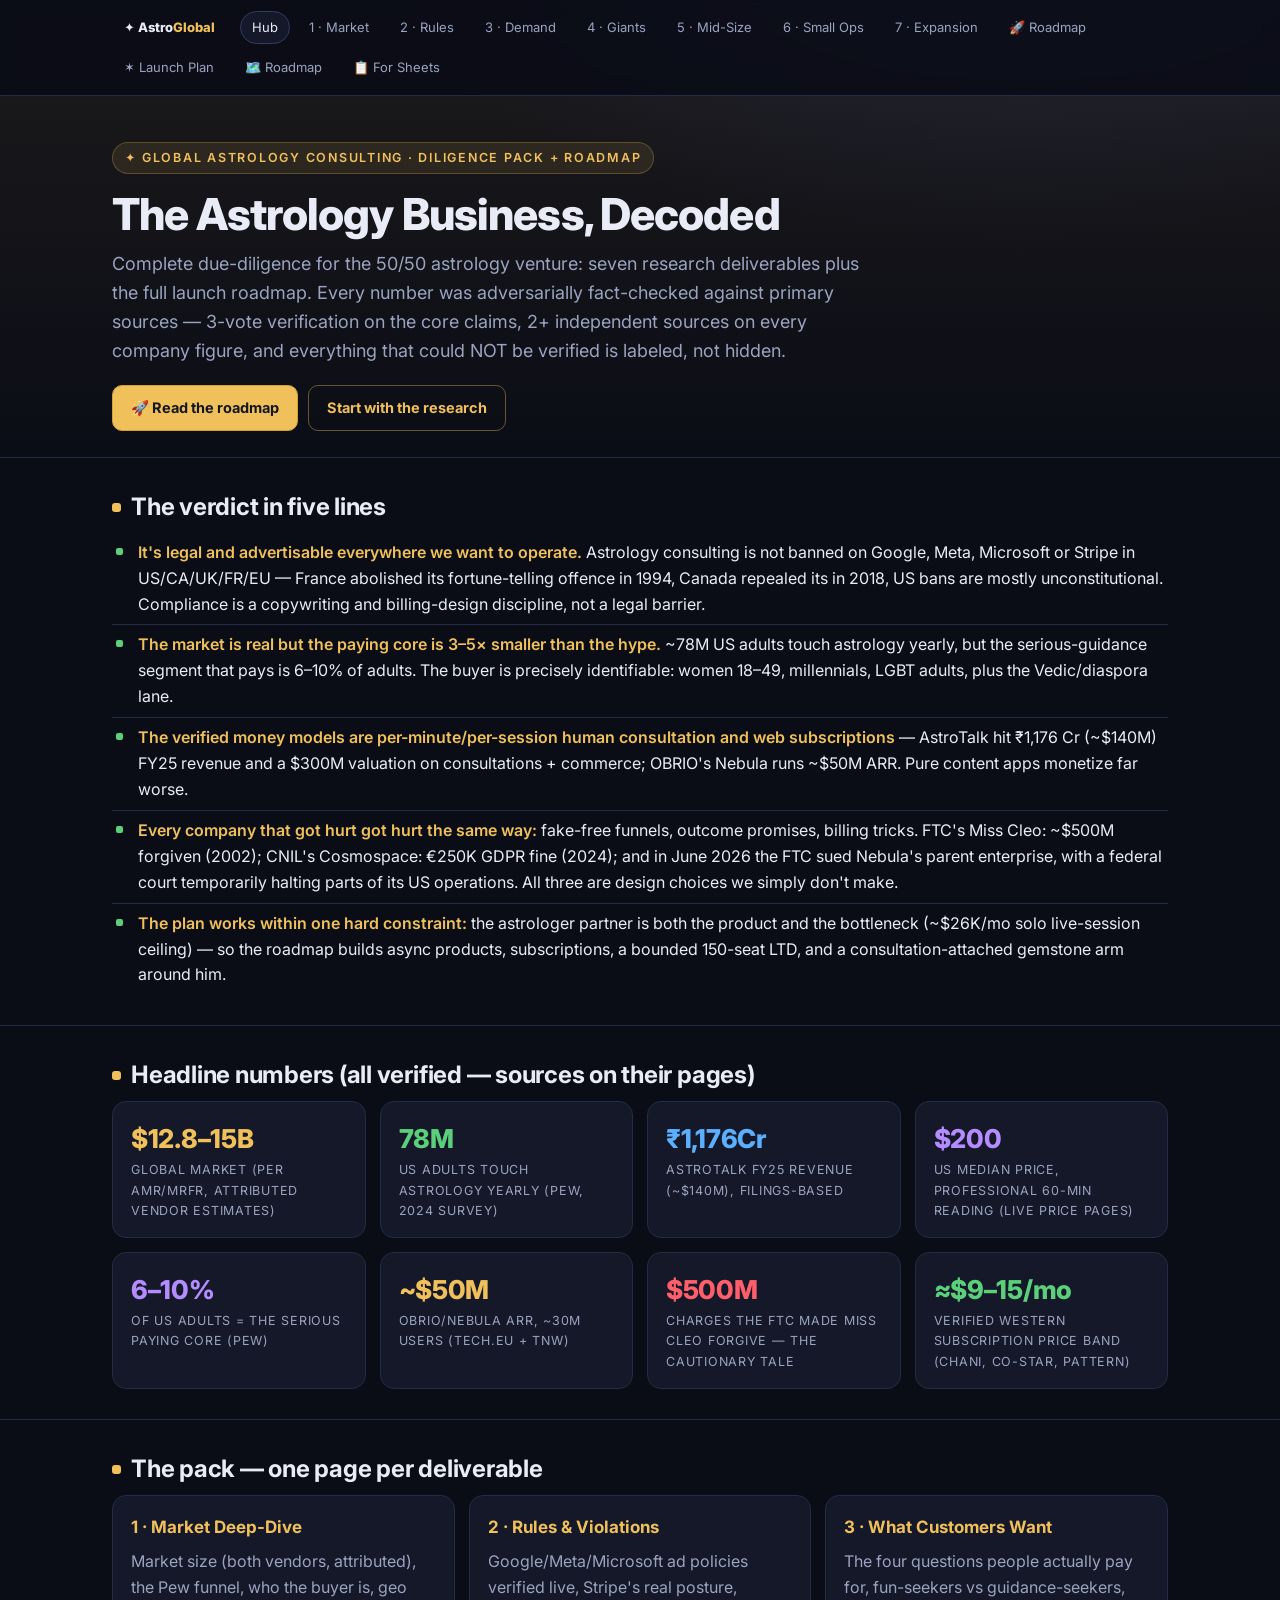
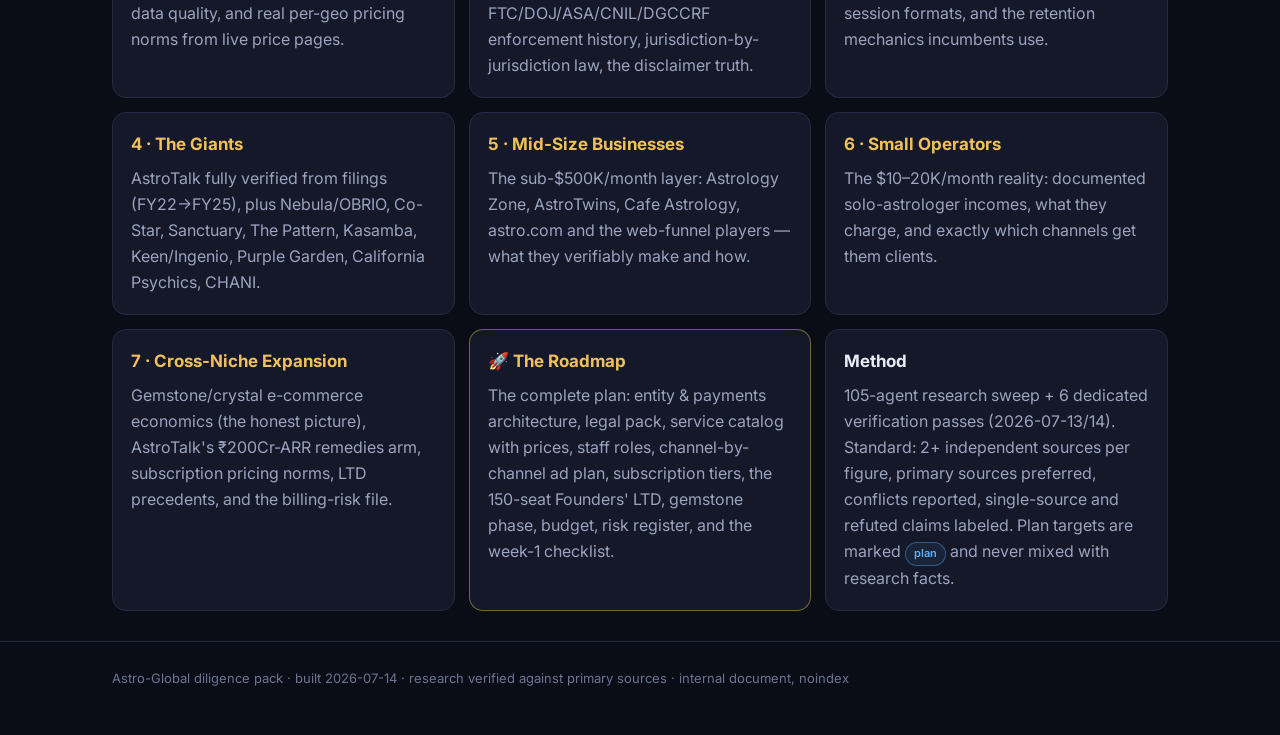
<file: index.html>
<!doctype html><html lang="en"><head>
<meta charset="utf-8"><meta name="viewport" content="width=device-width,initial-scale=1">
<meta name="robots" content="noindex,nofollow">
<link rel="icon" href="assets/favicon.svg" type="image/svg+xml"><meta name="theme-color" content="#0b0d16">
<title>Astro-Global — Astrology Business Diligence & Roadmap</title>
<meta name="description" content="Complete due-diligence pack for the global astrology consulting business: market, rules, demand, case studies, and the launch roadmap.">
<link rel="preconnect" href="https://fonts.googleapis.com"><link rel="preconnect" href="https://fonts.gstatic.com" crossorigin><link href="https://fonts.googleapis.com/css2?family=Inter:wght@400;500;600;700;800&display=swap" rel="stylesheet">
<link rel="stylesheet" href="assets/style.css">
</head><body>
<nav class="toc"><div class="wrap"><a class="brand" href="index.html">✦ Astro<span>Global</span></a><a class="on" href="index.html">Hub</a><a href="market.html">1 · Market</a><a href="rules.html">2 · Rules</a><a href="demand.html">3 · Demand</a><a href="giants.html">4 · Giants</a><a href="midsize.html">5 · Mid-Size</a><a href="small.html">6 · Small Ops</a><a href="expansion.html">7 · Expansion</a><a href="roadmap.html">🚀 Roadmap</a><a href="launch.html">✶ Launch Plan</a><a href="blueprint.html">🗺️ Roadmap</a><a href="sheet.html">📋 For Sheets</a></div></nav>

<header class="hero"><div class="wrap">
<span class="kicker">✦ Global Astrology Consulting · Diligence Pack + Roadmap</span>
<h1>The Astrology Business, Decoded</h1>
<p class="lede">Complete due-diligence for the 50/50 astrology venture: seven research deliverables plus the full launch roadmap. Every number was adversarially fact-checked against primary sources — 3-vote verification on the core claims, 2+ independent sources on every company figure, and everything that could NOT be verified is labeled, not hidden.</p>
<div class="pill-row"><a class="btn" href="roadmap.html">🚀 Read the roadmap</a><a class="btn ghost" href="market.html">Start with the research</a></div>
</div></header>

<section id="verdict"><div class="wrap">
<h2><span class="dot"></span>The verdict in five lines</h2>
<ul class="clean">
<li><span class="k">It's legal and advertisable everywhere we want to operate.</span> Astrology consulting is not banned on Google, Meta, Microsoft or Stripe in US/CA/UK/FR/EU — France abolished its fortune-telling offence in 1994, Canada repealed its in 2018, US bans are mostly unconstitutional. Compliance is a copywriting and billing-design discipline, not a legal barrier.</li>
<li><span class="k">The market is real but the paying core is 3–5× smaller than the hype.</span> ~78M US adults touch astrology yearly, but the serious-guidance segment that pays is 6–10% of adults. The buyer is precisely identifiable: women 18–49, millennials, LGBT adults, plus the Vedic/diaspora lane.</li>
<li><span class="k">The verified money models are per-minute/per-session human consultation and web subscriptions</span> — AstroTalk hit ₹1,176 Cr (~$140M) FY25 revenue and a $300M valuation on consultations + commerce; OBRIO's Nebula runs ~$50M ARR. Pure content apps monetize far worse.</li>
<li><span class="k">Every company that got hurt got hurt the same way:</span> fake-free funnels, outcome promises, billing tricks. FTC's Miss Cleo: ~$500M forgiven (2002); CNIL's Cosmospace: €250K GDPR fine (2024); and in June 2026 the FTC sued Nebula's parent enterprise, with a federal court temporarily halting parts of its US operations. All three are design choices we simply don't make.</li>
<li><span class="k">The plan works within one hard constraint:</span> the astrologer partner is both the product and the bottleneck (~$26K/mo solo live-session ceiling) — so the roadmap builds async products, subscriptions, a bounded 150-seat LTD, and a consultation-attached gemstone arm around him.</li>
</ul>
</div></section>

<section id="stats"><div class="wrap">
<h2><span class="dot"></span>Headline numbers (all verified — sources on their pages)</h2>
<div class="grid g4">
<div class="stat mar"><div class="n">$12.8–15B</div><div class="l">Global market (per AMR/MRFR, attributed vendor estimates)</div></div>
<div class="stat leaf"><div class="n">78M</div><div class="l">US adults touch astrology yearly (Pew, 2024 survey)</div></div>
<div class="stat sky"><div class="n">₹1,176Cr</div><div class="l">AstroTalk FY25 revenue (~$140M), filings-based</div></div>
<div class="stat berry"><div class="n">$200</div><div class="l">US median price, professional 60-min reading (live price pages)</div></div>
</div>
<div class="grid g4" style="margin-top:14px">
<div class="stat berry"><div class="n">6–10%</div><div class="l">Of US adults = the serious paying core (Pew)</div></div>
<div class="stat mar"><div class="n">~$50M</div><div class="l">OBRIO/Nebula ARR, ~30M users (Tech.eu + TNW)</div></div>
<div class="stat chili"><div class="n">$500M</div><div class="l">Charges the FTC made Miss Cleo forgive — the cautionary tale</div></div>
<div class="stat leaf"><div class="n">≈$9–15/mo</div><div class="l">Verified Western subscription price band (CHANI, Co-Star, Pattern)</div></div>
</div>
</div></section>

<section id="pages"><div class="wrap">
<h2><span class="dot"></span>The pack — one page per deliverable</h2>
<div class="grid g3">
<div class="card"><h3><a href="market.html">1 · Market Deep-Dive</a></h3><p style="color:var(--muted);margin:.3em 0 0">Market size (both vendors, attributed), the Pew funnel, who the buyer is, geo data quality, and real per-geo pricing norms from live price pages.</p></div>
<div class="card"><h3><a href="rules.html">2 · Rules & Violations</a></h3><p style="color:var(--muted);margin:.3em 0 0">Google/Meta/Microsoft ad policies verified live, Stripe's real posture, FTC/DOJ/ASA/CNIL/DGCCRF enforcement history, jurisdiction-by-jurisdiction law, the disclaimer truth.</p></div>
<div class="card"><h3><a href="demand.html">3 · What Customers Want</a></h3><p style="color:var(--muted);margin:.3em 0 0">The four questions people actually pay for, fun-seekers vs guidance-seekers, session formats, and the retention mechanics incumbents use.</p></div>
<div class="card"><h3><a href="giants.html">4 · The Giants</a></h3><p style="color:var(--muted);margin:.3em 0 0">AstroTalk fully verified from filings (FY22→FY25), plus Nebula/OBRIO, Co-Star, Sanctuary, The Pattern, Kasamba, Keen/Ingenio, Purple Garden, California Psychics, CHANI.</p></div>
<div class="card"><h3><a href="midsize.html">5 · Mid-Size Businesses</a></h3><p style="color:var(--muted);margin:.3em 0 0">The sub-$500K/month layer: Astrology Zone, AstroTwins, Cafe Astrology, astro.com and the web-funnel players — what they verifiably make and how.</p></div>
<div class="card"><h3><a href="small.html">6 · Small Operators</a></h3><p style="color:var(--muted);margin:.3em 0 0">The $10–20K/month reality: documented solo-astrologer incomes, what they charge, and exactly which channels get them clients.</p></div>
<div class="card"><h3><a href="expansion.html">7 · Cross-Niche Expansion</a></h3><p style="color:var(--muted);margin:.3em 0 0">Gemstone/crystal e-commerce economics (the honest picture), AstroTalk's ₹200Cr-ARR remedies arm, subscription pricing norms, LTD precedents, and the billing-risk file.</p></div>
<div class="card" style="border-color:rgba(240,192,90,.45)"><h3><a href="roadmap.html">🚀 The Roadmap</a></h3><p style="color:var(--muted);margin:.3em 0 0">The complete plan: entity & payments architecture, legal pack, service catalog with prices, staff roles, channel-by-channel ad plan, subscription tiers, the 150-seat Founders' LTD, gemstone phase, budget, risk register, and the week-1 checklist.</p></div>
<div class="card"><h3>Method</h3><p style="color:var(--muted);margin:.3em 0 0">105-agent research sweep + 6 dedicated verification passes (2026-07-13/14). Standard: 2+ independent sources per figure, primary sources preferred, conflicts reported, single-source and refuted claims labeled. Plan targets are marked <span class="badge sky">plan</span> and never mixed with research facts.</p></div>
</div>
</div></section>

<footer><div class="wrap">Astro-Global diligence pack · built 2026-07-14 · research verified against primary sources · internal document, noindex</div></footer>
</body></html>
</file>
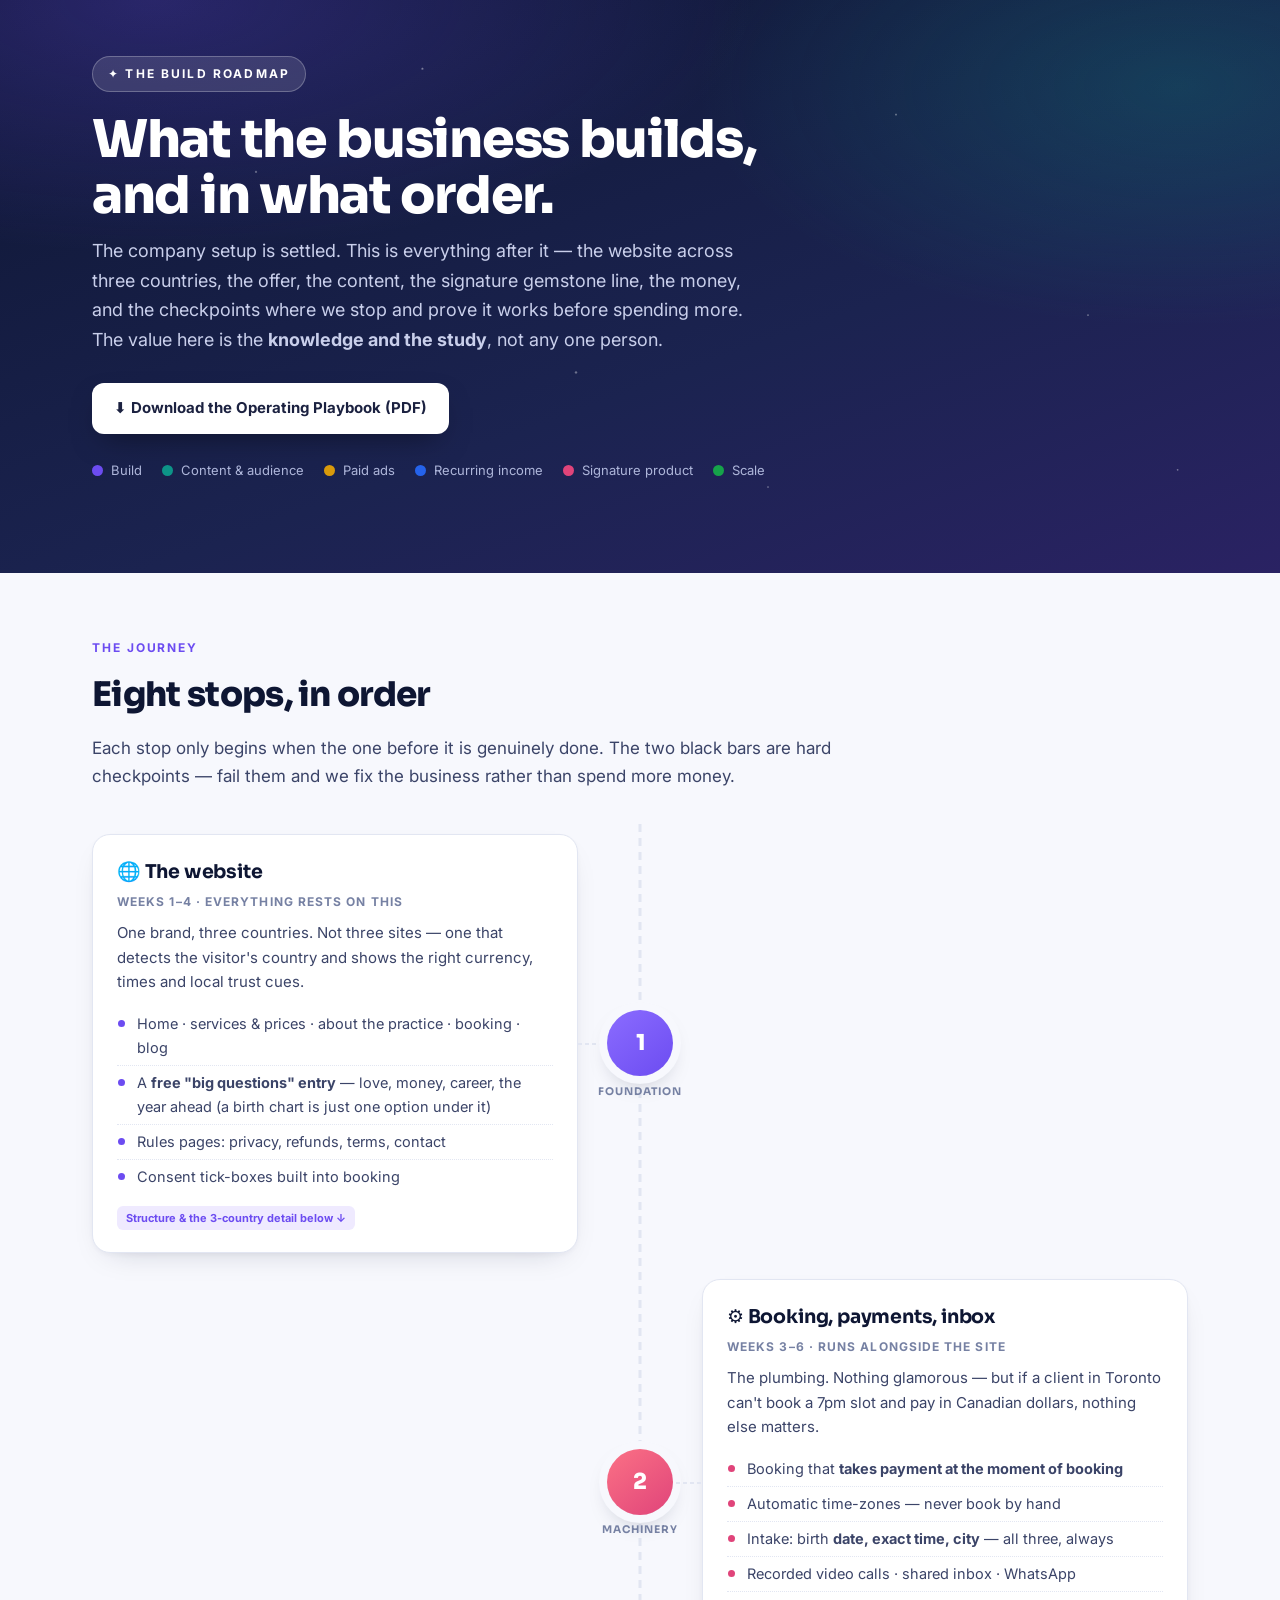
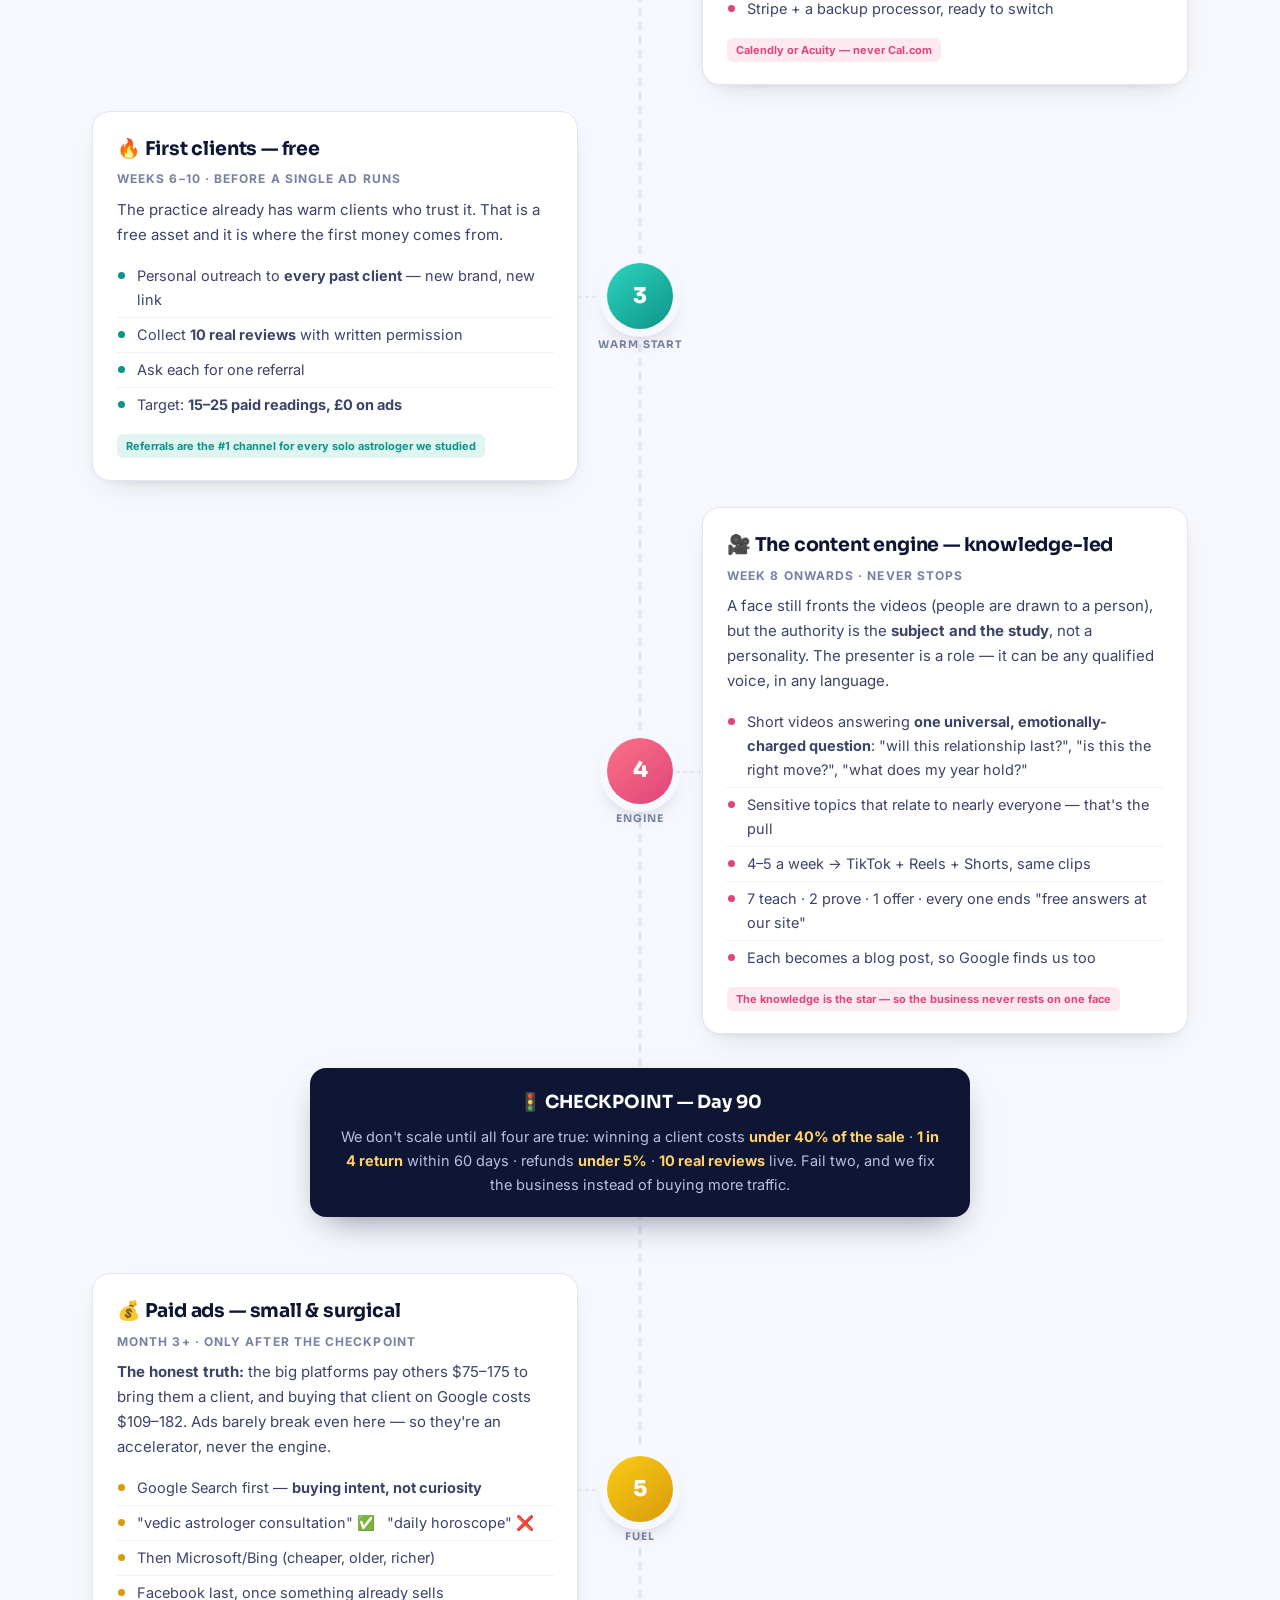
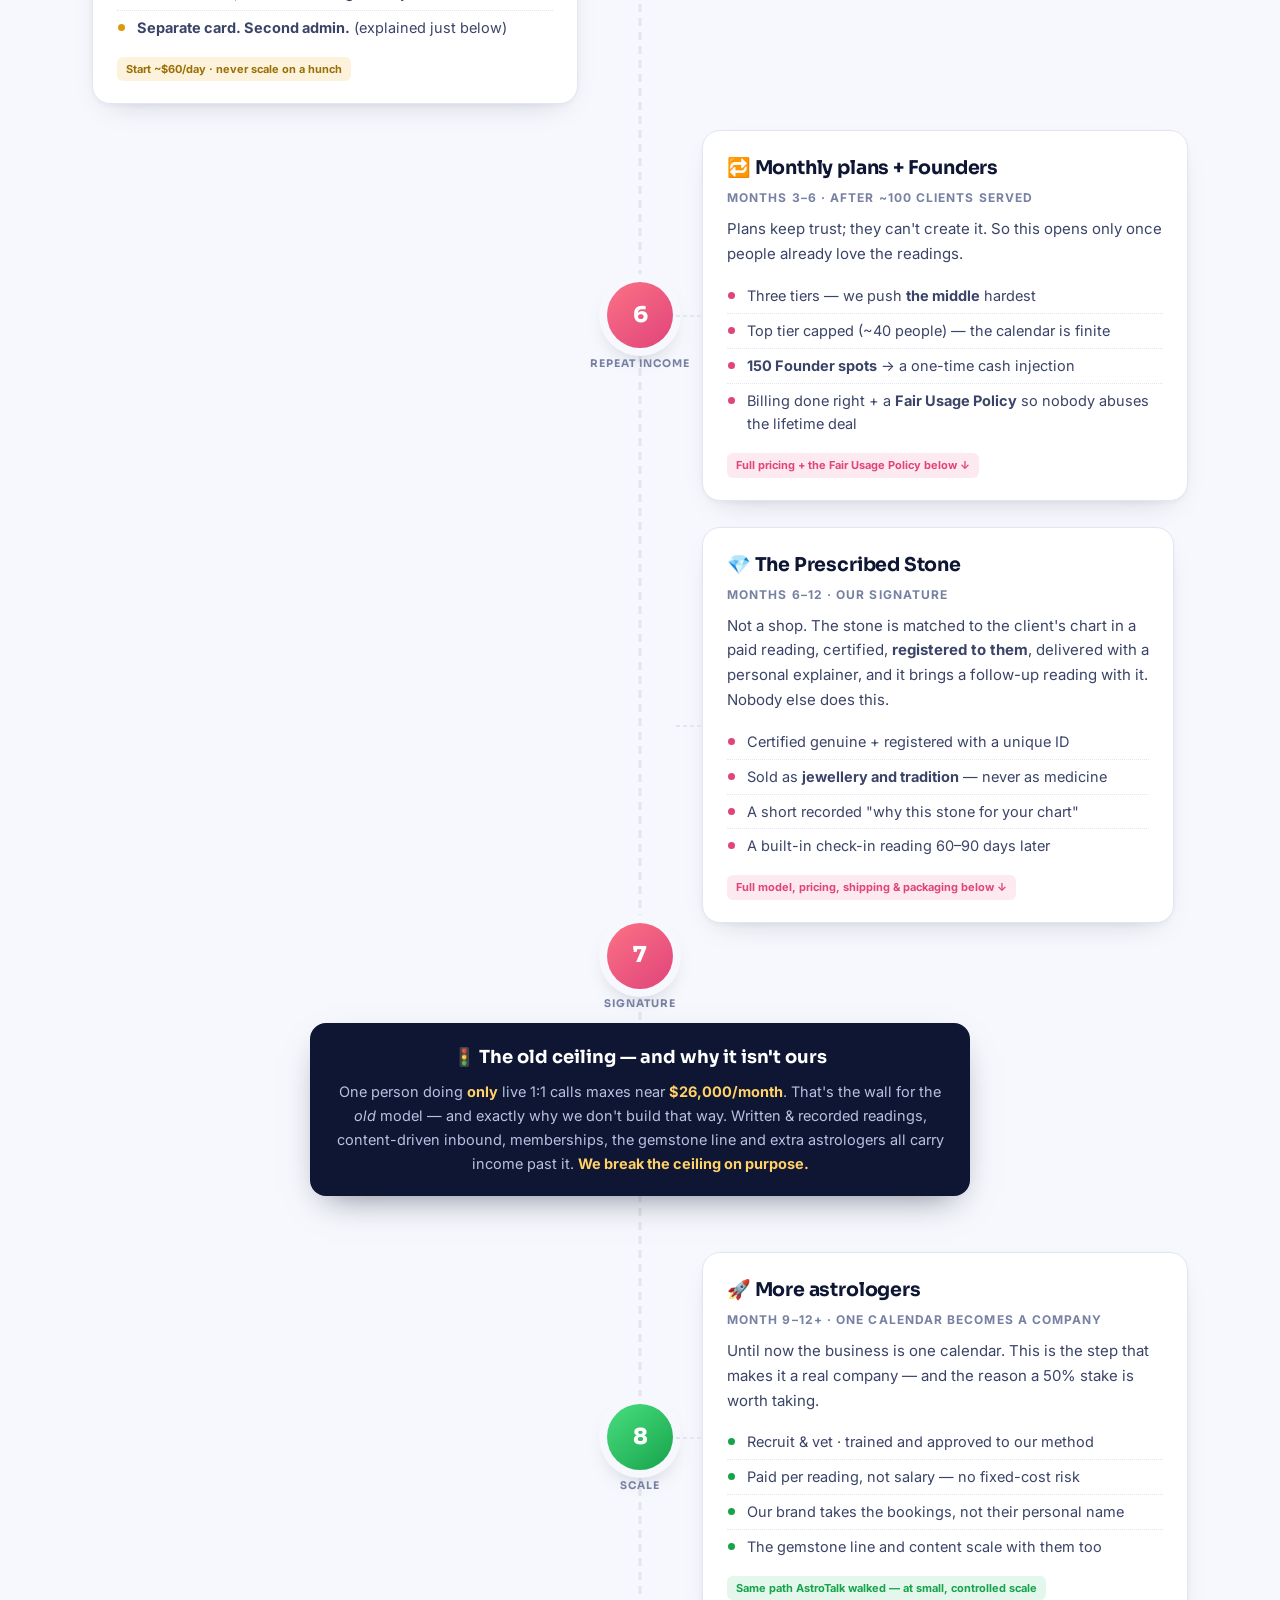
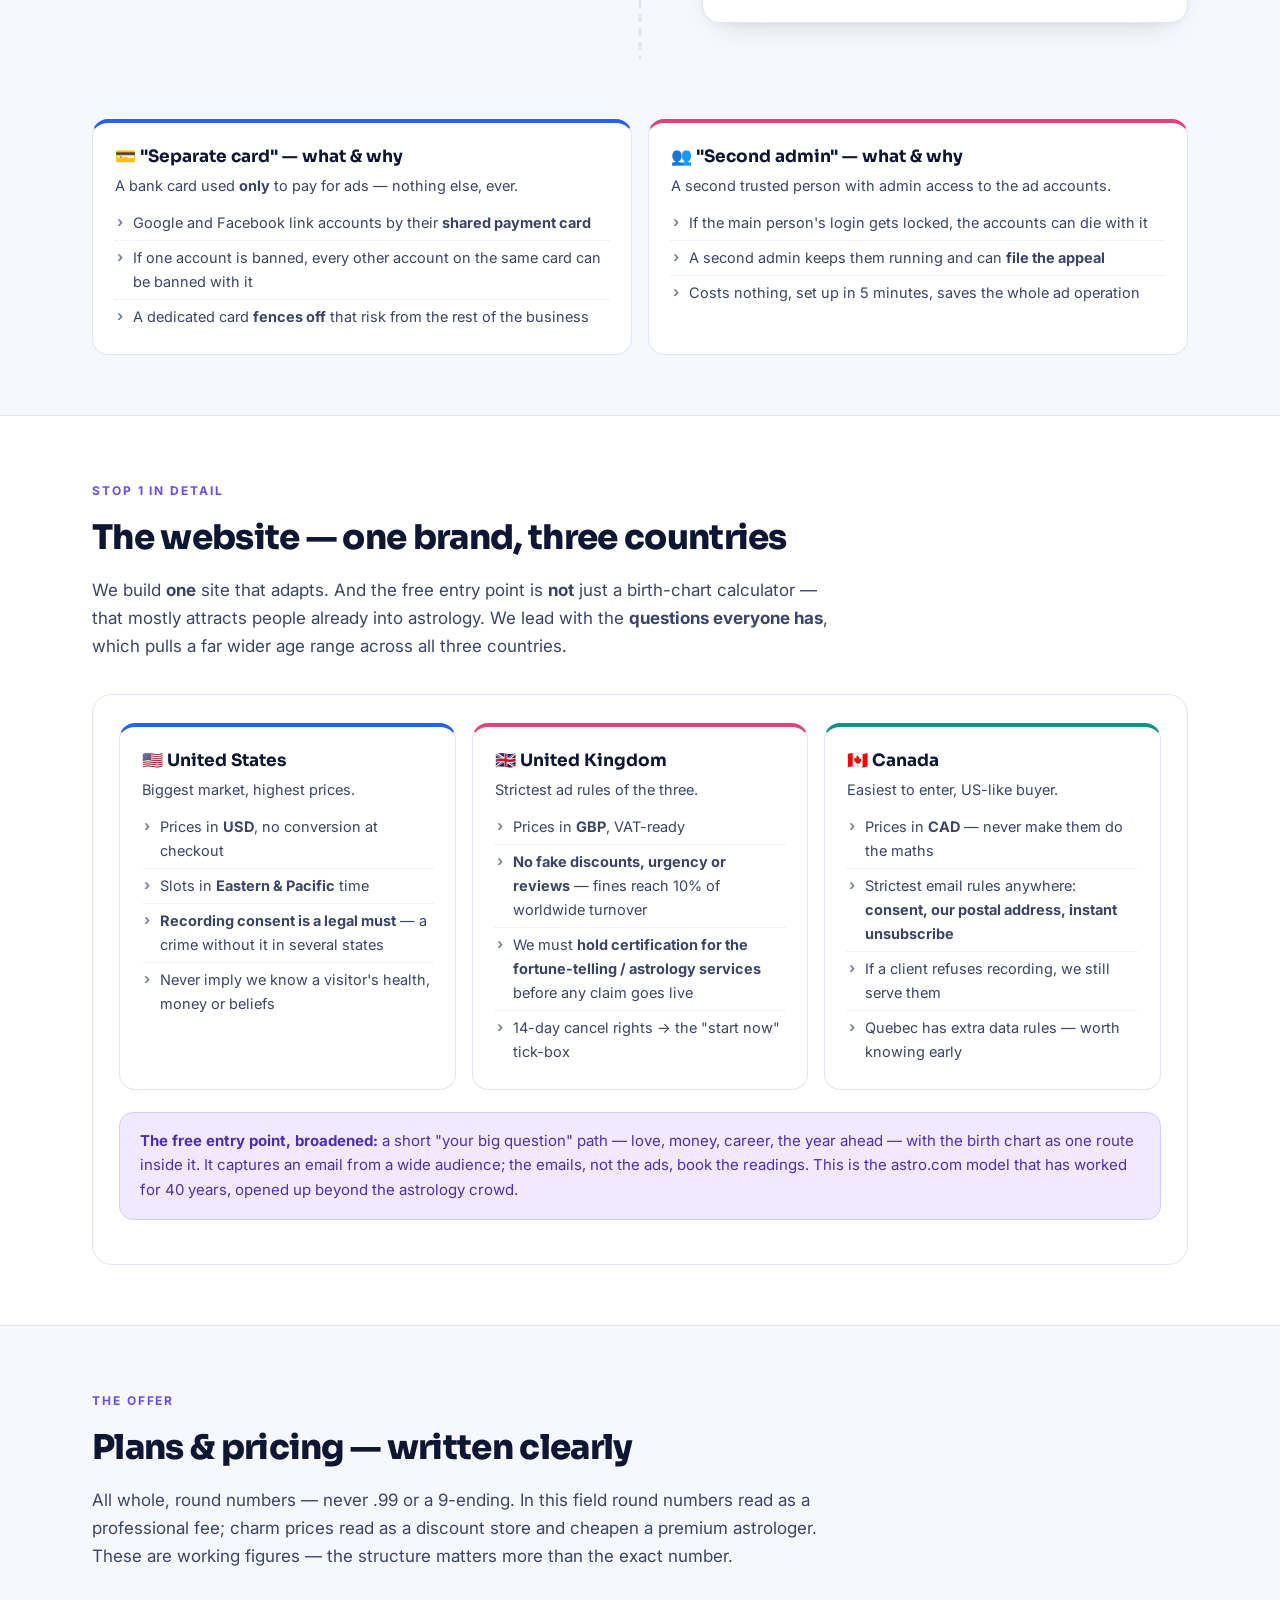
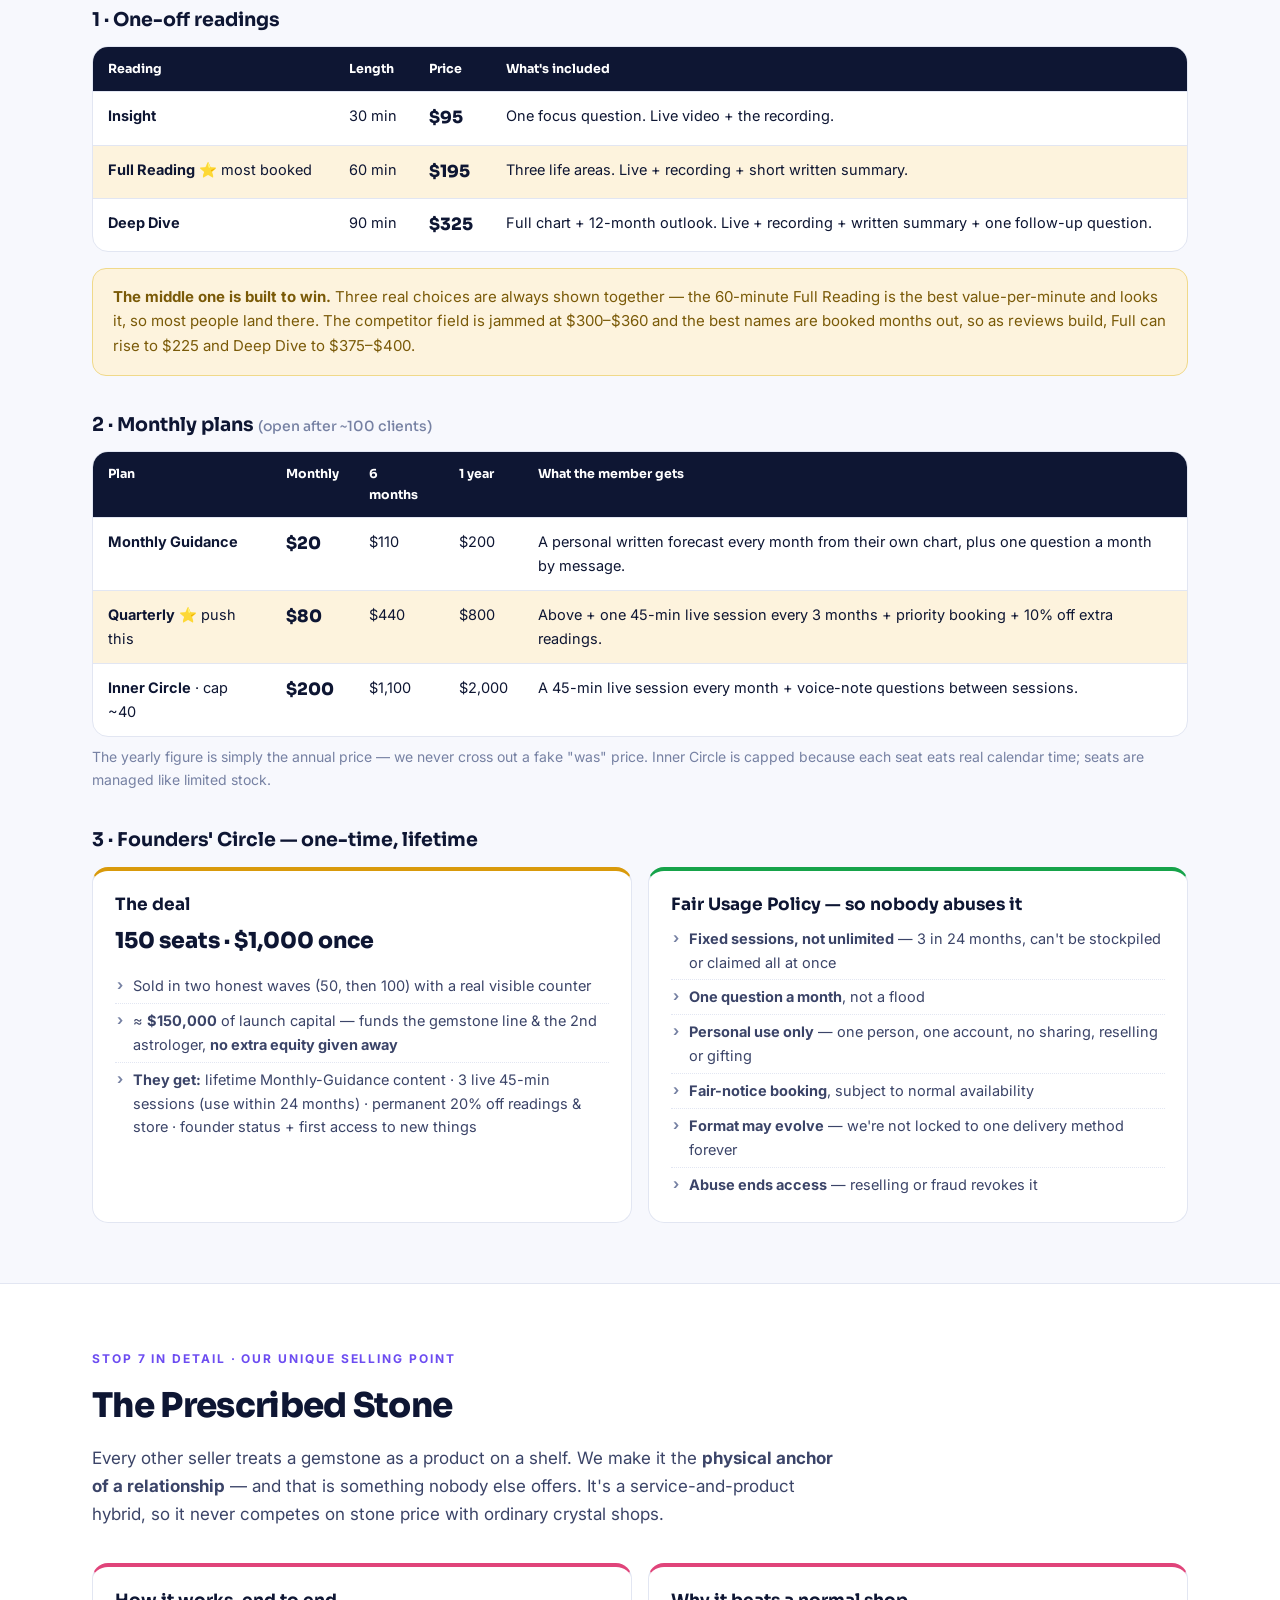
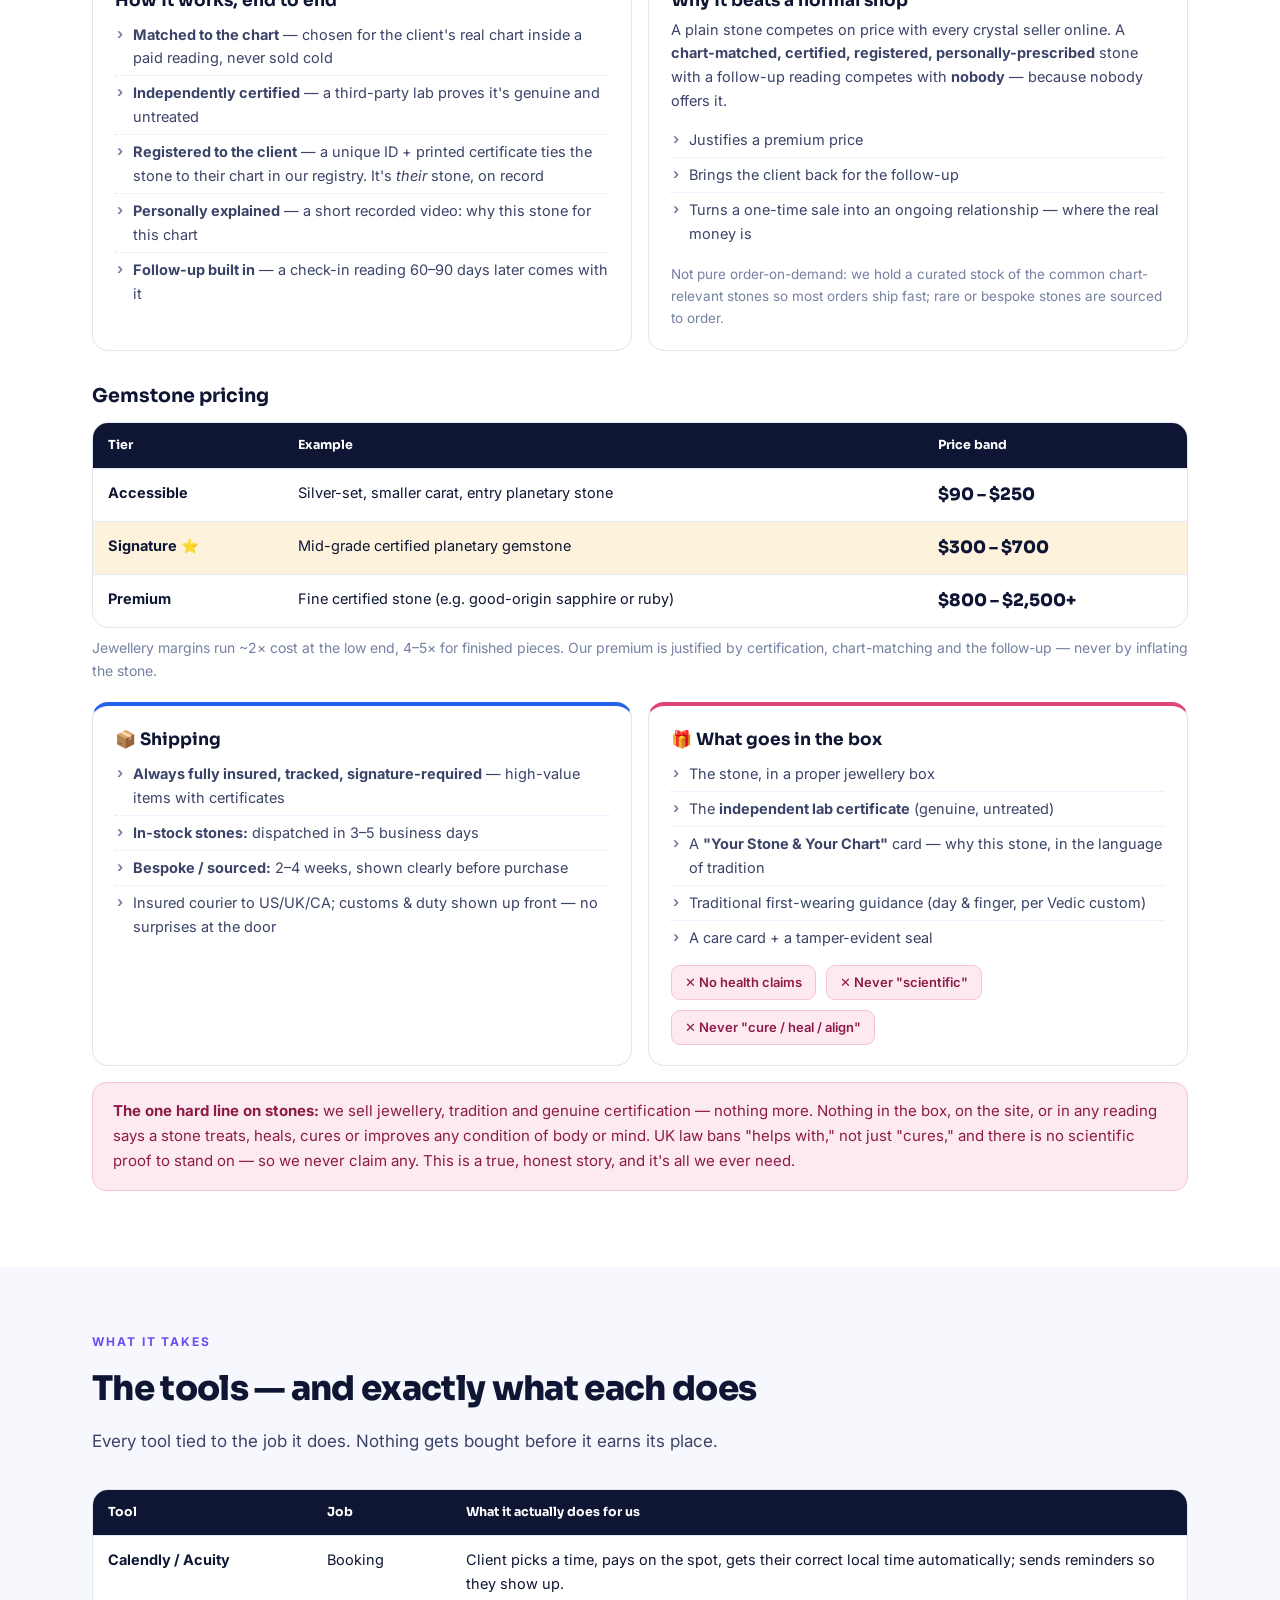
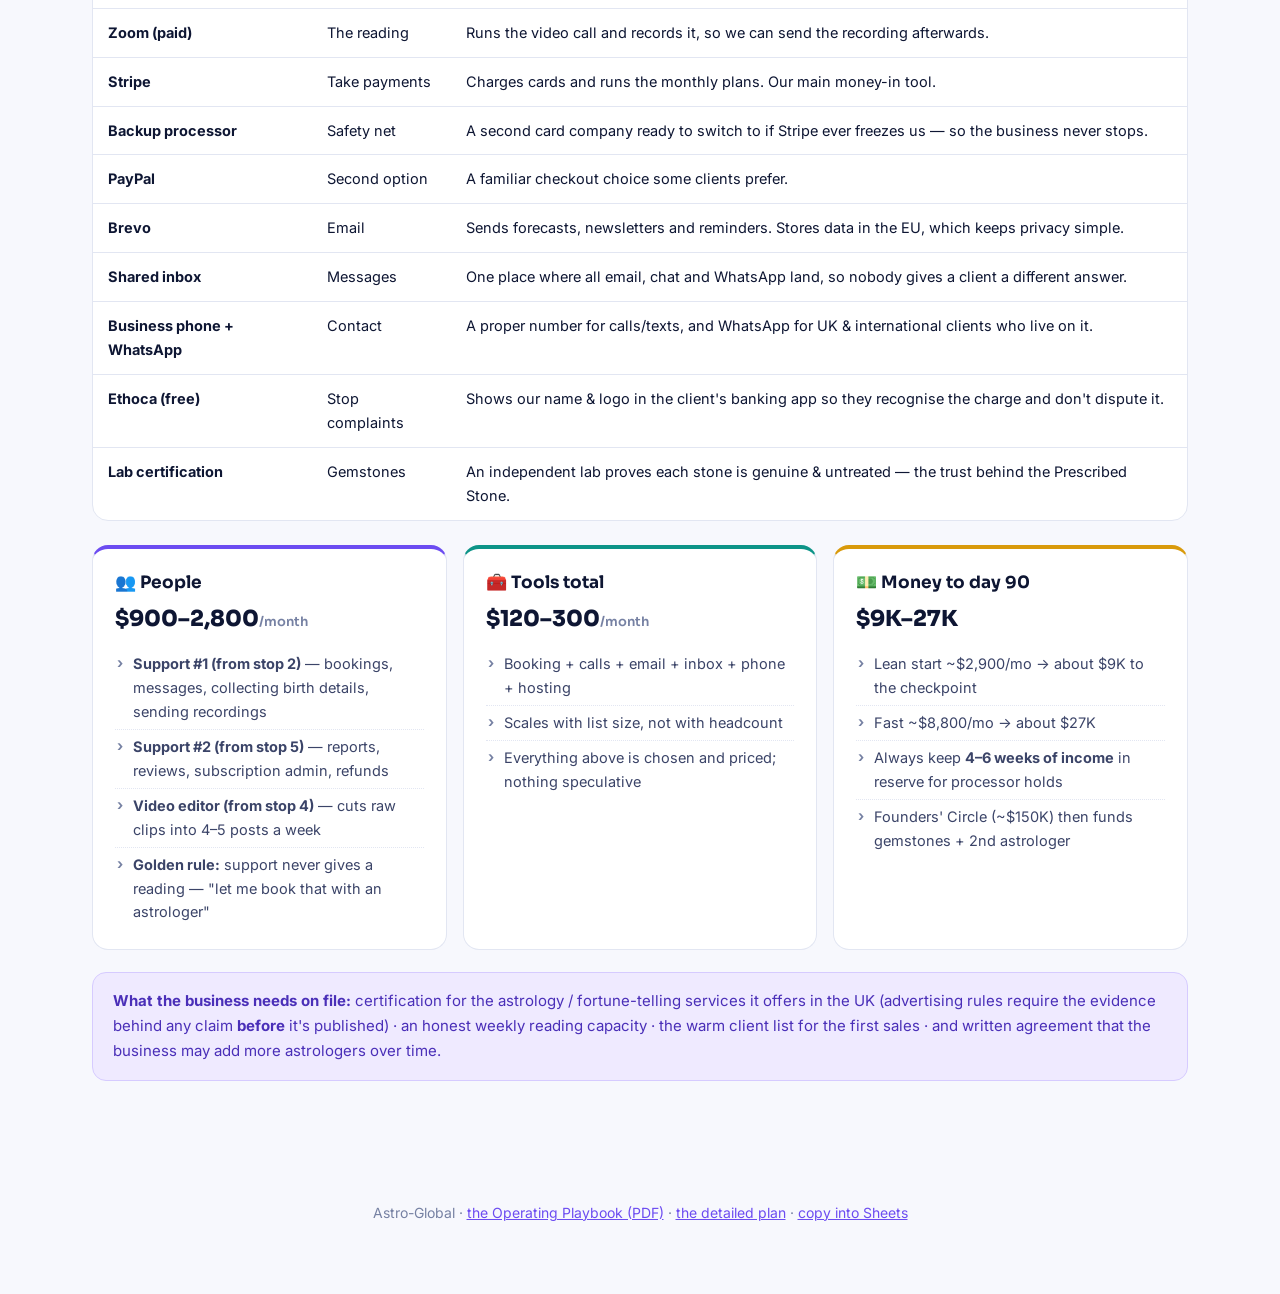
<file: blueprint.html>
<!doctype html><html lang="en"><head>
<meta charset="utf-8"><meta name="viewport" content="width=device-width,initial-scale=1">
<meta name="robots" content="noindex,nofollow">
<link rel="icon" href="assets/favicon.svg" type="image/svg+xml"><meta name="theme-color" content="#0e1633">
<title>The Roadmap — Astro-Global</title>
<meta name="description" content="Visual roadmap: what the business builds, in what order, with what resources.">
<style>
@import url('https://fonts.googleapis.com/css2?family=Sora:wght@400;600;700;800&family=Inter:wght@400;500;600;700&display=swap');
:root{
  --ink:#0e1633; --ink2:#3b4468; --ink3:#7681a3;
  --paper:#f7f8fd; --card:#ffffff; --line:#e2e6f2;
  --violet:#6c4cf1; --violet-l:#efeaff;
  --teal:#0d9488; --teal-l:#e0f5f2;
  --gold:#d99a0b; --gold-l:#fdf3dd;
  --rose:#e0447a; --rose-l:#fdeaf1;
  --blue:#2563eb; --blue-l:#e6efff;
  --green:#16a34a; --green-l:#e4f7ec;
  --sans:'Inter',system-ui,sans-serif; --disp:'Sora',system-ui,sans-serif;
}
*{box-sizing:border-box}
html{scroll-behavior:smooth}
body{margin:0;background:var(--paper);color:var(--ink);font-family:var(--sans);line-height:1.65;font-size:16px;-webkit-font-smoothing:antialiased}
.wrap{max-width:1140px;margin:0 auto;padding:0 22px}
a{color:var(--violet)}

.hero{position:relative;overflow:hidden;background:
   radial-gradient(1000px 420px at 12% 0%, rgba(108,76,241,.28), transparent 60%),
   radial-gradient(800px 400px at 92% 15%, rgba(13,148,136,.25), transparent 60%),
   linear-gradient(160deg,#0e1633,#1b2350 60%,#2a2263);
  color:#fff;padding:56px 0 92px}
.hero .stars{position:absolute;inset:0;opacity:.5;
  background-image:radial-gradient(1.6px 1.6px at 20% 30%,#fff,transparent),radial-gradient(1.4px 1.4px at 70% 20%,#fff,transparent),radial-gradient(1.8px 1.8px at 45% 65%,#fff,transparent),radial-gradient(1.3px 1.3px at 85% 55%,#fff,transparent),radial-gradient(1.5px 1.5px at 12% 75%,#fff,transparent),radial-gradient(1.2px 1.2px at 60% 85%,#fff,transparent),radial-gradient(1.6px 1.6px at 33% 12%,#fff,transparent),radial-gradient(1.3px 1.3px at 92% 82%,#fff,transparent)}
.hero .wrap{position:relative}
.tag{display:inline-block;font-size:12px;font-weight:700;letter-spacing:.18em;text-transform:uppercase;
  padding:7px 15px;border-radius:999px;background:rgba(255,255,255,.12);border:1px solid rgba(255,255,255,.25)}
h1{font-family:var(--disp);font-size:clamp(32px,5vw,52px);line-height:1.08;margin:20px 0 12px;font-weight:800;letter-spacing:-.025em}
.hero p{font-size:18px;max-width:680px;margin:0;color:#c9cfeb}
.dl{display:inline-flex;align-items:center;gap:10px;margin-top:28px;background:#fff;color:#1b2140;font-weight:700;
  padding:13px 22px;border-radius:12px;text-decoration:none;font-size:15px;box-shadow:0 12px 30px -12px rgba(0,0,0,.5)}
.dl:hover{transform:translateY(-1px)}
.legend{display:flex;gap:20px;flex-wrap:wrap;margin-top:26px}
.legend div{font-size:13px;color:#aeb6da;display:flex;align-items:center;gap:8px}
.legend i{width:11px;height:11px;border-radius:50%;display:inline-block}

section{padding:60px 0}
.eyebrow{font-size:12px;font-weight:700;letter-spacing:.16em;text-transform:uppercase;color:var(--violet)}
h2{font-family:var(--disp);font-size:clamp(25px,3.4vw,34px);margin:8px 0 10px;letter-spacing:-.02em;font-weight:800}
.lede{color:var(--ink2);max-width:760px;margin:0 0 34px;font-size:17px}

/* THE PATH */
.path{position:relative;padding:10px 0}
.spine{position:absolute;left:50%;top:0;bottom:0;width:3px;transform:translateX(-50%);
  background-image:linear-gradient(var(--line) 60%,transparent 0);background-size:3px 14px;z-index:0}
.stop{position:relative;display:grid;grid-template-columns:1fr 96px 1fr;align-items:center;margin-bottom:26px;z-index:1}
.node{grid-column:2;justify-self:center;width:66px;height:66px;border-radius:50%;display:grid;place-items:center;
  font-family:var(--disp);font-weight:800;font-size:22px;color:#fff;box-shadow:0 0 0 8px var(--paper),0 10px 24px -8px rgba(14,22,51,.4);position:relative}
.node small{position:absolute;bottom:-24px;font-size:10.5px;font-weight:700;letter-spacing:.1em;text-transform:uppercase;color:var(--ink3);white-space:nowrap}
.card{background:var(--card);border:1px solid var(--line);border-radius:18px;padding:22px 24px;
  box-shadow:0 2px 4px rgba(14,22,51,.03),0 12px 30px -18px rgba(14,22,51,.25);position:relative}
.stop.l .card{grid-column:1;margin-right:14px}
.stop.r .card{grid-column:3;margin-left:14px}
.card:after{content:"";position:absolute;top:50%;width:26px;height:2px;
  background-image:linear-gradient(90deg,var(--line) 55%,transparent 0);background-size:7px 2px}
.stop.l .card:after{right:-27px}
.stop.r .card:after{left:-27px}
.card h3{font-family:var(--disp);font-size:19px;margin:0 0 4px;font-weight:700;letter-spacing:-.01em}
.when{font-size:12px;font-weight:700;letter-spacing:.09em;text-transform:uppercase;color:var(--ink3);display:block;margin-bottom:9px}
.card p{margin:0 0 12px;color:var(--ink2);font-size:15px}
.card ul{margin:0;padding-left:0;list-style:none}
.card ul li{position:relative;padding:5px 0 5px 20px;font-size:14.5px;color:var(--ink2);border-bottom:1px dotted var(--line)}
.card ul li:last-child{border-bottom:0}
.card ul li:before{content:"";position:absolute;left:1px;top:13px;width:7px;height:7px;border-radius:50%}
.pill{display:inline-block;font-size:11px;font-weight:700;padding:3px 9px;border-radius:6px;margin-top:12px}

.v .node{background:linear-gradient(140deg,#8b6cff,#6c4cf1)} .v ul li:before{background:var(--violet)} .v .pill{background:var(--violet-l);color:var(--violet)}
.t .node{background:linear-gradient(140deg,#2dd4bf,#0d9488)} .t ul li:before{background:var(--teal)} .t .pill{background:var(--teal-l);color:var(--teal)}
.g .node{background:linear-gradient(140deg,#facc15,#d99a0b)} .g ul li:before{background:var(--gold)} .g .pill{background:var(--gold-l);color:#9a6f05}
.b .node{background:linear-gradient(140deg,#60a5fa,#2563eb)} .b ul li:before{background:var(--blue)} .b .pill{background:var(--blue-l);color:var(--blue)}
.r .node{background:linear-gradient(140deg,#fb7185,#e0447a)} .r ul li:before{background:var(--rose)} .r .pill{background:var(--rose-l);color:var(--rose)}
.gr .node{background:linear-gradient(140deg,#4ade80,#16a34a)} .gr ul li:before{background:var(--green)} .gr .pill{background:var(--green-l);color:var(--green)}

.gate{grid-column:1 / -1;justify-self:center;background:var(--ink);color:#fff;border-radius:16px;padding:20px 26px;
  max-width:660px;margin:8px 0 30px;text-align:center;box-shadow:0 14px 34px -16px rgba(14,22,51,.6)}
.gate h4{font-family:var(--disp);margin:0 0 8px;font-size:18px;color:#fff}
.gate p{margin:0;color:#b9c0e0;font-size:14.5px}
.gate b{color:#ffd166}

/* generic panels */
.panel{background:var(--card);border:1px solid var(--line);border-radius:20px;padding:28px 26px;margin-top:8px}
.grid{display:grid;gap:16px}
.g3{grid-template-columns:repeat(3,1fr)} .g2{grid-template-columns:repeat(2,1fr)}
@media(max-width:880px){.g3,.g2{grid-template-columns:1fr}}
.res{background:var(--card);border:1px solid var(--line);border-radius:16px;padding:20px 22px;border-top:4px solid var(--violet)}
.res.t2{border-top-color:var(--teal)} .res.g2c{border-top-color:var(--gold)} .res.b2{border-top-color:var(--blue)} .res.r2{border-top-color:var(--rose)} .res.gr2{border-top-color:var(--green)}
.res h3{font-family:var(--disp);font-size:17px;margin:0 0 3px}
.res .cost{font-family:var(--disp);font-size:22px;font-weight:800;color:var(--ink);margin:4px 0 10px}
.res ul{margin:0;padding-left:0;list-style:none}
.res ul li{padding:5px 0 5px 18px;position:relative;font-size:14.5px;color:var(--ink2);border-bottom:1px dotted var(--line)}
.res ul li:last-child{border-bottom:0}
.res ul li:before{content:"›";position:absolute;left:2px;top:4px;color:var(--ink3);font-weight:700}

/* tables */
.tbl{overflow-x:auto;border:1px solid var(--line);border-radius:16px;background:#fff}
table{border-collapse:collapse;width:100%;font-size:14.5px;min-width:560px}
th,td{padding:12px 15px;text-align:left;border-bottom:1px solid var(--line);vertical-align:top}
th{background:var(--ink);color:#fff;font-family:var(--disp);font-weight:700;font-size:12.5px}
tbody tr:last-child td{border-bottom:0}
tr.mid td{background:var(--gold-l)}
td b{color:var(--ink)}
.price{font-family:var(--disp);font-weight:800;font-size:17px;color:var(--ink);white-space:nowrap}

.note{border-radius:14px;padding:16px 20px;font-size:15px;margin:16px 0}
.note.gold{background:var(--gold-l);border:1px solid #f0d98a;color:#7a5a08}
.note.rose{background:var(--rose-l);border:1px solid #f7c2d6;color:#8e1a48}
.note.green{background:var(--green-l);border:1px solid #b6e6c6;color:#146c37}
.note.violet{background:var(--violet-l);border:1px solid #d6cbff;color:#4a2fb8}
.note b{font-weight:700}

.chips{display:flex;gap:10px;flex-wrap:wrap;margin-top:10px}
.chip{font-size:13px;font-weight:600;padding:6px 13px;border-radius:9px;background:#fff;border:1px solid var(--line)}
.chip.yes{border-color:#b6e6c6;color:#146c37;background:var(--green-l)} .chip.no{border-color:#f7c2d6;color:#8e1a48;background:var(--rose-l)}

footer{padding:44px 0 70px;text-align:center;color:var(--ink3);font-size:14px}

@media(max-width:860px){
  .spine{left:33px;transform:none}
  .stop{grid-template-columns:66px 1fr;gap:16px}
  .node{grid-column:1;justify-self:start}
  .node small{position:static;display:block;margin-top:2px}
  .stop.l .card,.stop.r .card{grid-column:2;margin:0}
  .card:after{display:none}
  .gate{grid-column:1 / -1;margin-left:0}
}
</style>
</head><body>

<header class="hero"><div class="stars"></div><div class="wrap">
<span class="tag">✦ The Build Roadmap</span>
<h1>What the business builds,<br>and in what order.</h1>
<p>The company setup is settled. This is everything after it — the website across three countries, the offer, the content, the signature gemstone line, the money, and the checkpoints where we stop and prove it works before spending more. The value here is the <b>knowledge and the study</b>, not any one person.</p>
<a class="dl" href="assets/astro-global-playbook.pdf" download>⬇︎ Download the Operating Playbook (PDF)</a>
<div class="legend">
<div><i style="background:#6c4cf1"></i> Build</div>
<div><i style="background:#0d9488"></i> Content &amp; audience</div>
<div><i style="background:#d99a0b"></i> Paid ads</div>
<div><i style="background:#2563eb"></i> Recurring income</div>
<div><i style="background:#e0447a"></i> Signature product</div>
<div><i style="background:#16a34a"></i> Scale</div>
</div>
</div></header>

<!-- ============ THE PATH ============ -->
<section><div class="wrap">
<span class="eyebrow">The journey</span>
<h2>Eight stops, in order</h2>
<p class="lede">Each stop only begins when the one before it is genuinely done. The two black bars are hard checkpoints — fail them and we fix the business rather than spend more money.</p>

<div class="path">
<div class="spine"></div>

<div class="stop l v"><div class="card">
<h3>🌐 The website</h3><span class="when">Weeks 1–4 · everything rests on this</span>
<p>One brand, three countries. Not three sites — one that detects the visitor's country and shows the right currency, times and local trust cues.</p>
<ul>
<li>Home · services &amp; prices · about the practice · booking · blog</li>
<li>A <b>free "big questions" entry</b> — love, money, career, the year ahead (a birth chart is just one option under it)</li>
<li>Rules pages: privacy, refunds, terms, contact</li>
<li>Consent tick-boxes built into booking</li>
</ul>
<span class="pill">Structure &amp; the 3-country detail below ↓</span>
</div><div class="node">1<small>Foundation</small></div></div>

<div class="stop r v"><div class="node">2<small>Machinery</small></div><div class="card">
<h3>⚙️ Booking, payments, inbox</h3><span class="when">Weeks 3–6 · runs alongside the site</span>
<p>The plumbing. Nothing glamorous — but if a client in Toronto can't book a 7pm slot and pay in Canadian dollars, nothing else matters.</p>
<ul>
<li>Booking that <b>takes payment at the moment of booking</b></li>
<li>Automatic time-zones — never book by hand</li>
<li>Intake: birth <b>date, exact time, city</b> — all three, always</li>
<li>Recorded video calls · shared inbox · WhatsApp</li>
<li>Stripe + a backup processor, ready to switch</li>
</ul>
<span class="pill">Calendly or Acuity — never Cal.com</span>
</div></div>

<div class="stop l t"><div class="card">
<h3>🔥 First clients — free</h3><span class="when">Weeks 6–10 · before a single ad runs</span>
<p>The practice already has warm clients who trust it. That is a free asset and it is where the first money comes from.</p>
<ul>
<li>Personal outreach to <b>every past client</b> — new brand, new link</li>
<li>Collect <b>10 real reviews</b> with written permission</li>
<li>Ask each for one referral</li>
<li>Target: <b>15–25 paid readings, £0 on ads</b></li>
</ul>
<span class="pill">Referrals are the #1 channel for every solo astrologer we studied</span>
</div><div class="node">3<small>Warm start</small></div></div>

<div class="stop r t"><div class="node">4<small>Engine</small></div><div class="card">
<h3>🎥 The content engine — knowledge-led</h3><span class="when">Week 8 onwards · never stops</span>
<p>A face still fronts the videos (people are drawn to a person), but the authority is the <b>subject and the study</b>, not a personality. The presenter is a role — it can be any qualified voice, in any language.</p>
<ul>
<li>Short videos answering <b>one universal, emotionally-charged question</b>: "will this relationship last?", "is this the right move?", "what does my year hold?"</li>
<li>Sensitive topics that relate to nearly everyone — that's the pull</li>
<li>4–5 a week → TikTok + Reels + Shorts, same clips</li>
<li>7 teach · 2 prove · 1 offer · every one ends "free answers at our site"</li>
<li>Each becomes a blog post, so Google finds us too</li>
</ul>
<span class="pill">The knowledge is the star — so the business never rests on one face</span>
</div></div>

<div class="stop"><div class="gate">
<h4>🚦 CHECKPOINT — Day 90</h4>
<p>We don't scale until all four are true: winning a client costs <b>under 40% of the sale</b> · <b>1 in 4 return</b> within 60 days · refunds <b>under 5%</b> · <b>10 real reviews</b> live. Fail two, and we fix the business instead of buying more traffic.</p>
</div></div>

<div class="stop l g"><div class="card">
<h3>💰 Paid ads — small &amp; surgical</h3><span class="when">Month 3+ · only after the checkpoint</span>
<p><b>The honest truth:</b> the big platforms pay others $75–175 to bring them a client, and buying that client on Google costs $109–182. Ads barely break even here — so they're an accelerator, never the engine.</p>
<ul>
<li>Google Search first — <b>buying intent, not curiosity</b></li>
<li>"vedic astrologer consultation" ✅ &nbsp; "daily horoscope" ❌</li>
<li>Then Microsoft/Bing (cheaper, older, richer)</li>
<li>Facebook last, once something already sells</li>
<li><b>Separate card. Second admin.</b> (explained just below)</li>
</ul>
<span class="pill">Start ~$60/day · never scale on a hunch</span>
</div><div class="node">5<small>Fuel</small></div></div>

<div class="stop r b"><div class="node">6<small>Repeat income</small></div><div class="card">
<h3>🔁 Monthly plans + Founders</h3><span class="when">Months 3–6 · after ~100 clients served</span>
<p>Plans keep trust; they can't create it. So this opens only once people already love the readings.</p>
<ul>
<li>Three tiers — we push <b>the middle</b> hardest</li>
<li>Top tier capped (~40 people) — the calendar is finite</li>
<li><b>150 Founder spots</b> → a one-time cash injection</li>
<li>Billing done right + a <b>Fair Usage Policy</b> so nobody abuses the lifetime deal</li>
</ul>
<span class="pill">Full pricing + the Fair Usage Policy below ↓</span>
</div></div>

<div class="stop l r"><div class="card">
<h3>💎 The Prescribed Stone</h3><span class="when">Months 6–12 · our signature</span>
<p>Not a shop. The stone is matched to the client's chart in a paid reading, certified, <b>registered to them</b>, delivered with a personal explainer, and it brings a follow-up reading with it. Nobody else does this.</p>
<ul>
<li>Certified genuine + registered with a unique ID</li>
<li>Sold as <b>jewellery and tradition</b> — never as medicine</li>
<li>A short recorded "why this stone for your chart"</li>
<li>A built-in check-in reading 60–90 days later</li>
</ul>
<span class="pill">Full model, pricing, shipping &amp; packaging below ↓</span>
</div><div class="node">7<small>Signature</small></div></div>

<div class="stop"><div class="gate">
<h4>🚦 The old ceiling — and why it isn't ours</h4>
<p>One person doing <b>only</b> live 1:1 calls maxes near <b>$26,000/month</b>. That's the wall for the <i>old</i> model — and exactly why we don't build that way. Written &amp; recorded readings, content-driven inbound, memberships, the gemstone line and extra astrologers all carry income past it. <b>We break the ceiling on purpose.</b></p>
</div></div>

<div class="stop r gr"><div class="node">8<small>Scale</small></div><div class="card">
<h3>🚀 More astrologers</h3><span class="when">Month 9–12+ · one calendar becomes a company</span>
<p>Until now the business is one calendar. This is the step that makes it a real company — and the reason a 50% stake is worth taking.</p>
<ul>
<li>Recruit &amp; vet · trained and approved to our method</li>
<li>Paid per reading, not salary — no fixed-cost risk</li>
<li>Our brand takes the bookings, not their personal name</li>
<li>The gemstone line and content scale with them too</li>
</ul>
<span class="pill">Same path AstroTalk walked — at small, controlled scale</span>
</div></div>

</div>
</div></section>

<!-- ============ CARD / ADMIN EXPLAINER ============ -->
<section style="padding-top:0"><div class="wrap">
<div class="grid g2">
  <div class="res b2">
    <h3>💳 "Separate card" — what &amp; why</h3>
    <p style="margin:0 0 8px;color:var(--ink2);font-size:14.5px">A bank card used <b>only</b> to pay for ads — nothing else, ever.</p>
    <ul>
      <li>Google and Facebook link accounts by their <b>shared payment card</b></li>
      <li>If one account is banned, every other account on the same card can be banned with it</li>
      <li>A dedicated card <b>fences off</b> that risk from the rest of the business</li>
    </ul>
  </div>
  <div class="res r2">
    <h3>👥 "Second admin" — what &amp; why</h3>
    <p style="margin:0 0 8px;color:var(--ink2);font-size:14.5px">A second trusted person with admin access to the ad accounts.</p>
    <ul>
      <li>If the main person's login gets locked, the accounts can die with it</li>
      <li>A second admin keeps them running and can <b>file the appeal</b></li>
      <li>Costs nothing, set up in 5 minutes, saves the whole ad operation</li>
    </ul>
  </div>
</div>
</div></section>

<!-- ============ SITEMAP ============ -->
<section style="background:#fff;border-top:1px solid var(--line);border-bottom:1px solid var(--line)"><div class="wrap">
<span class="eyebrow">Stop 1 in detail</span>
<h2>The website — one brand, three countries</h2>
<p class="lede">We build <b>one</b> site that adapts. And the free entry point is <b>not</b> just a birth-chart calculator — that mostly attracts people already into astrology. We lead with the <b>questions everyone has</b>, which pulls a far wider age range across all three countries.</p>

<div class="panel">
  <div class="grid g3">
    <div class="res b2"><h3>🇺🇸 United States</h3>
      <p style="margin:0 0 8px;color:var(--ink2);font-size:14.5px">Biggest market, highest prices.</p>
      <ul>
        <li>Prices in <b>USD</b>, no conversion at checkout</li>
        <li>Slots in <b>Eastern &amp; Pacific</b> time</li>
        <li><b>Recording consent is a legal must</b> — a crime without it in several states</li>
        <li>Never imply we know a visitor's health, money or beliefs</li>
      </ul>
    </div>
    <div class="res r2"><h3>🇬🇧 United Kingdom</h3>
      <p style="margin:0 0 8px;color:var(--ink2);font-size:14.5px">Strictest ad rules of the three.</p>
      <ul>
        <li>Prices in <b>GBP</b>, VAT-ready</li>
        <li><b>No fake discounts, urgency or reviews</b> — fines reach 10% of worldwide turnover</li>
        <li>We must <b>hold certification for the fortune-telling / astrology services</b> before any claim goes live</li>
        <li>14-day cancel rights → the "start now" tick-box</li>
      </ul>
    </div>
    <div class="res t2"><h3>🇨🇦 Canada</h3>
      <p style="margin:0 0 8px;color:var(--ink2);font-size:14.5px">Easiest to enter, US-like buyer.</p>
      <ul>
        <li>Prices in <b>CAD</b> — never make them do the maths</li>
        <li>Strictest email rules anywhere: <b>consent, our postal address, instant unsubscribe</b></li>
        <li>If a client refuses recording, we still serve them</li>
        <li>Quebec has extra data rules — worth knowing early</li>
      </ul>
    </div>
  </div>
  <div class="note violet" style="margin-top:22px"><b>The free entry point, broadened:</b> a short "your big question" path — love, money, career, the year ahead — with the birth chart as one route inside it. It captures an email from a wide audience; the emails, not the ads, book the readings. This is the astro.com model that has worked for 40 years, opened up beyond the astrology crowd.</div>
</div>
</div></section>

<!-- ============ PLANS & PRICING ============ -->
<section><div class="wrap">
<span class="eyebrow">The offer</span>
<h2>Plans &amp; pricing — written clearly</h2>
<p class="lede">All whole, round numbers — never .99 or a 9-ending. In this field round numbers read as a professional fee; charm prices read as a discount store and cheapen a premium astrologer. These are working figures — the structure matters more than the exact number.</p>

<h3 style="font-family:var(--disp);font-size:19px;margin:26px 0 10px">1 · One-off readings</h3>
<div class="tbl"><table>
<tr><th>Reading</th><th>Length</th><th>Price</th><th>What's included</th></tr>
<tr><td><b>Insight</b></td><td>30 min</td><td class="price">$95</td><td>One focus question. Live video + the recording.</td></tr>
<tr class="mid"><td><b>Full Reading</b> ⭐ most booked</td><td>60 min</td><td class="price">$195</td><td>Three life areas. Live + recording + short written summary.</td></tr>
<tr><td><b>Deep Dive</b></td><td>90 min</td><td class="price">$325</td><td>Full chart + 12-month outlook. Live + recording + written summary + one follow-up question.</td></tr>
</table></div>
<div class="note gold"><b>The middle one is built to win.</b> Three real choices are always shown together — the 60-minute Full Reading is the best value-per-minute and looks it, so most people land there. The competitor field is jammed at $300–$360 and the best names are booked months out, so as reviews build, Full can rise to $225 and Deep Dive to $375–$400.</div>

<h3 style="font-family:var(--disp);font-size:19px;margin:34px 0 10px">2 · Monthly plans <span style="font-weight:500;font-size:14px;color:var(--ink3)">(open after ~100 clients)</span></h3>
<div class="tbl"><table>
<tr><th>Plan</th><th>Monthly</th><th>6 months</th><th>1 year</th><th>What the member gets</th></tr>
<tr><td><b>Monthly Guidance</b></td><td class="price">$20</td><td>$110</td><td>$200</td><td>A personal written forecast every month from their own chart, plus one question a month by message.</td></tr>
<tr class="mid"><td><b>Quarterly</b> ⭐ push this</td><td class="price">$80</td><td>$440</td><td>$800</td><td>Above + one 45-min live session every 3 months + priority booking + 10% off extra readings.</td></tr>
<tr><td><b>Inner Circle</b> · cap ~40</td><td class="price">$200</td><td>$1,100</td><td>$2,000</td><td>A 45-min live session every month + voice-note questions between sessions.</td></tr>
</table></div>
<p style="color:var(--ink3);font-size:14px;margin-top:8px">The yearly figure is simply the annual price — we never cross out a fake "was" price. Inner Circle is capped because each seat eats real calendar time; seats are managed like limited stock.</p>

<h3 style="font-family:var(--disp);font-size:19px;margin:34px 0 10px">3 · Founders' Circle — one-time, lifetime</h3>
<div class="grid g2">
  <div class="res g2c">
    <h3>The deal</h3>
    <div class="cost">150 seats · $1,000 once</div>
    <ul>
      <li>Sold in two honest waves (50, then 100) with a real visible counter</li>
      <li>≈ <b>$150,000</b> of launch capital — funds the gemstone line &amp; the 2nd astrologer, <b>no extra equity given away</b></li>
      <li><b>They get:</b> lifetime Monthly-Guidance content · 3 live 45-min sessions (use within 24 months) · permanent 20% off readings &amp; store · founder status + first access to new things</li>
    </ul>
  </div>
  <div class="res gr2">
    <h3>Fair Usage Policy — so nobody abuses it</h3>
    <ul>
      <li><b>Fixed sessions, not unlimited</b> — 3 in 24 months, can't be stockpiled or claimed all at once</li>
      <li><b>One question a month</b>, not a flood</li>
      <li><b>Personal use only</b> — one person, one account, no sharing, reselling or gifting</li>
      <li><b>Fair-notice booking</b>, subject to normal availability</li>
      <li><b>Format may evolve</b> — we're not locked to one delivery method forever</li>
      <li><b>Abuse ends access</b> — reselling or fraud revokes it</li>
    </ul>
  </div>
</div>
</div></section>

<!-- ============ GEMSTONES ============ -->
<section style="background:#fff;border-top:1px solid var(--line)"><div class="wrap">
<span class="eyebrow">Stop 7 in detail · our unique selling point</span>
<h2>The Prescribed Stone</h2>
<p class="lede">Every other seller treats a gemstone as a product on a shelf. We make it the <b>physical anchor of a relationship</b> — and that is something nobody else offers. It's a service-and-product hybrid, so it never competes on stone price with ordinary crystal shops.</p>

<div class="grid g2">
  <div class="res r2">
    <h3>How it works, end to end</h3>
    <ul>
      <li><b>Matched to the chart</b> — chosen for the client's real chart inside a paid reading, never sold cold</li>
      <li><b>Independently certified</b> — a third-party lab proves it's genuine and untreated</li>
      <li><b>Registered to the client</b> — a unique ID + printed certificate ties the stone to their chart in our registry. It's <i>their</i> stone, on record</li>
      <li><b>Personally explained</b> — a short recorded video: why this stone for this chart</li>
      <li><b>Follow-up built in</b> — a check-in reading 60–90 days later comes with it</li>
    </ul>
  </div>
  <div class="res r2">
    <h3>Why it beats a normal shop</h3>
    <p style="margin:0 0 10px;color:var(--ink2);font-size:14.5px">A plain stone competes on price with every crystal seller online. A <b>chart-matched, certified, registered, personally-prescribed</b> stone with a follow-up reading competes with <b>nobody</b> — because nobody offers it.</p>
    <ul>
      <li>Justifies a premium price</li>
      <li>Brings the client back for the follow-up</li>
      <li>Turns a one-time sale into an ongoing relationship — where the real money is</li>
    </ul>
    <p style="margin:12px 0 0;color:var(--ink3);font-size:13.5px">Not pure order-on-demand: we hold a curated stock of the common chart-relevant stones so most orders ship fast; rare or bespoke stones are sourced to order.</p>
  </div>
</div>

<h3 style="font-family:var(--disp);font-size:19px;margin:30px 0 10px">Gemstone pricing</h3>
<div class="tbl"><table>
<tr><th>Tier</th><th>Example</th><th>Price band</th></tr>
<tr><td><b>Accessible</b></td><td>Silver-set, smaller carat, entry planetary stone</td><td class="price">$90 – $250</td></tr>
<tr class="mid"><td><b>Signature</b> ⭐</td><td>Mid-grade certified planetary gemstone</td><td class="price">$300 – $700</td></tr>
<tr><td><b>Premium</b></td><td>Fine certified stone (e.g. good-origin sapphire or ruby)</td><td class="price">$800 – $2,500+</td></tr>
</table></div>
<p style="color:var(--ink3);font-size:14px;margin-top:8px">Jewellery margins run ~2× cost at the low end, 4–5× for finished pieces. Our premium is justified by certification, chart-matching and the follow-up — never by inflating the stone.</p>

<div class="grid g2" style="margin-top:20px">
  <div class="res b2">
    <h3>📦 Shipping</h3>
    <ul>
      <li><b>Always fully insured, tracked, signature-required</b> — high-value items with certificates</li>
      <li><b>In-stock stones:</b> dispatched in 3–5 business days</li>
      <li><b>Bespoke / sourced:</b> 2–4 weeks, shown clearly before purchase</li>
      <li>Insured courier to US/UK/CA; customs &amp; duty shown up front — no surprises at the door</li>
    </ul>
  </div>
  <div class="res r2">
    <h3>🎁 What goes in the box</h3>
    <ul>
      <li>The stone, in a proper jewellery box</li>
      <li>The <b>independent lab certificate</b> (genuine, untreated)</li>
      <li>A <b>"Your Stone &amp; Your Chart"</b> card — why this stone, in the language of tradition</li>
      <li>Traditional first-wearing guidance (day &amp; finger, per Vedic custom)</li>
      <li>A care card + a tamper-evident seal</li>
    </ul>
    <div class="chips"><span class="chip no">✕ No health claims</span><span class="chip no">✕ Never "scientific"</span><span class="chip no">✕ Never "cure / heal / align"</span></div>
  </div>
</div>
<div class="note rose"><b>The one hard line on stones:</b> we sell jewellery, tradition and genuine certification — nothing more. Nothing in the box, on the site, or in any reading says a stone treats, heals, cures or improves any condition of body or mind. UK law bans "helps with," not just "cures," and there is no scientific proof to stand on — so we never claim any. This is a true, honest story, and it's all we ever need.</div>
</div></section>

<!-- ============ RESOURCES ============ -->
<section><div class="wrap">
<span class="eyebrow">What it takes</span>
<h2>The tools — and exactly what each does</h2>
<p class="lede">Every tool tied to the job it does. Nothing gets bought before it earns its place.</p>
<div class="tbl"><table>
<tr><th>Tool</th><th>Job</th><th>What it actually does for us</th></tr>
<tr><td><b>Calendly / Acuity</b></td><td>Booking</td><td>Client picks a time, pays on the spot, gets their correct local time automatically; sends reminders so they show up.</td></tr>
<tr><td><b>Zoom (paid)</b></td><td>The reading</td><td>Runs the video call and records it, so we can send the recording afterwards.</td></tr>
<tr><td><b>Stripe</b></td><td>Take payments</td><td>Charges cards and runs the monthly plans. Our main money-in tool.</td></tr>
<tr><td><b>Backup processor</b></td><td>Safety net</td><td>A second card company ready to switch to if Stripe ever freezes us — so the business never stops.</td></tr>
<tr><td><b>PayPal</b></td><td>Second option</td><td>A familiar checkout choice some clients prefer.</td></tr>
<tr><td><b>Brevo</b></td><td>Email</td><td>Sends forecasts, newsletters and reminders. Stores data in the EU, which keeps privacy simple.</td></tr>
<tr><td><b>Shared inbox</b></td><td>Messages</td><td>One place where all email, chat and WhatsApp land, so nobody gives a client a different answer.</td></tr>
<tr><td><b>Business phone + WhatsApp</b></td><td>Contact</td><td>A proper number for calls/texts, and WhatsApp for UK &amp; international clients who live on it.</td></tr>
<tr><td><b>Ethoca (free)</b></td><td>Stop complaints</td><td>Shows our name &amp; logo in the client's banking app so they recognise the charge and don't dispute it.</td></tr>
<tr><td><b>Lab certification</b></td><td>Gemstones</td><td>An independent lab proves each stone is genuine &amp; untreated — the trust behind the Prescribed Stone.</td></tr>
</table></div>

<div class="grid g3" style="margin-top:24px">
  <div class="res">
    <h3>👥 People</h3><div class="cost">$900–2,800<span style="font-size:13px;font-weight:600;color:var(--ink3)">/month</span></div>
    <ul>
      <li><b>Support #1 (from stop 2)</b> — bookings, messages, collecting birth details, sending recordings</li>
      <li><b>Support #2 (from stop 5)</b> — reports, reviews, subscription admin, refunds</li>
      <li><b>Video editor (from stop 4)</b> — cuts raw clips into 4–5 posts a week</li>
      <li><b>Golden rule:</b> support never gives a reading — "let me book that with an astrologer"</li>
    </ul>
  </div>
  <div class="res t2">
    <h3>🧰 Tools total</h3><div class="cost">$120–300<span style="font-size:13px;font-weight:600;color:var(--ink3)">/month</span></div>
    <ul>
      <li>Booking + calls + email + inbox + phone + hosting</li>
      <li>Scales with list size, not with headcount</li>
      <li>Everything above is chosen and priced; nothing speculative</li>
    </ul>
  </div>
  <div class="res g2c">
    <h3>💵 Money to day 90</h3><div class="cost">$9K–27K</div>
    <ul>
      <li>Lean start ~$2,900/mo → about $9K to the checkpoint</li>
      <li>Fast ~$8,800/mo → about $27K</li>
      <li>Always keep <b>4–6 weeks of income</b> in reserve for processor holds</li>
      <li>Founders' Circle (~$150K) then funds gemstones + 2nd astrologer</li>
    </ul>
  </div>
</div>

<div class="note violet" style="margin-top:22px"><b>What the business needs on file:</b> certification for the astrology / fortune-telling services it offers in the UK (advertising rules require the evidence behind any claim <b>before</b> it's published) · an honest weekly reading capacity · the warm client list for the first sales · and written agreement that the business may add more astrologers over time.</div>
</div></section>

<footer><div class="wrap">
Astro-Global · <a href="assets/astro-global-playbook.pdf" download>the Operating Playbook (PDF)</a> · <a href="launch.html">the detailed plan</a> · <a href="sheet.html">copy into Sheets</a>
</div></footer>

</body></html>
</file>
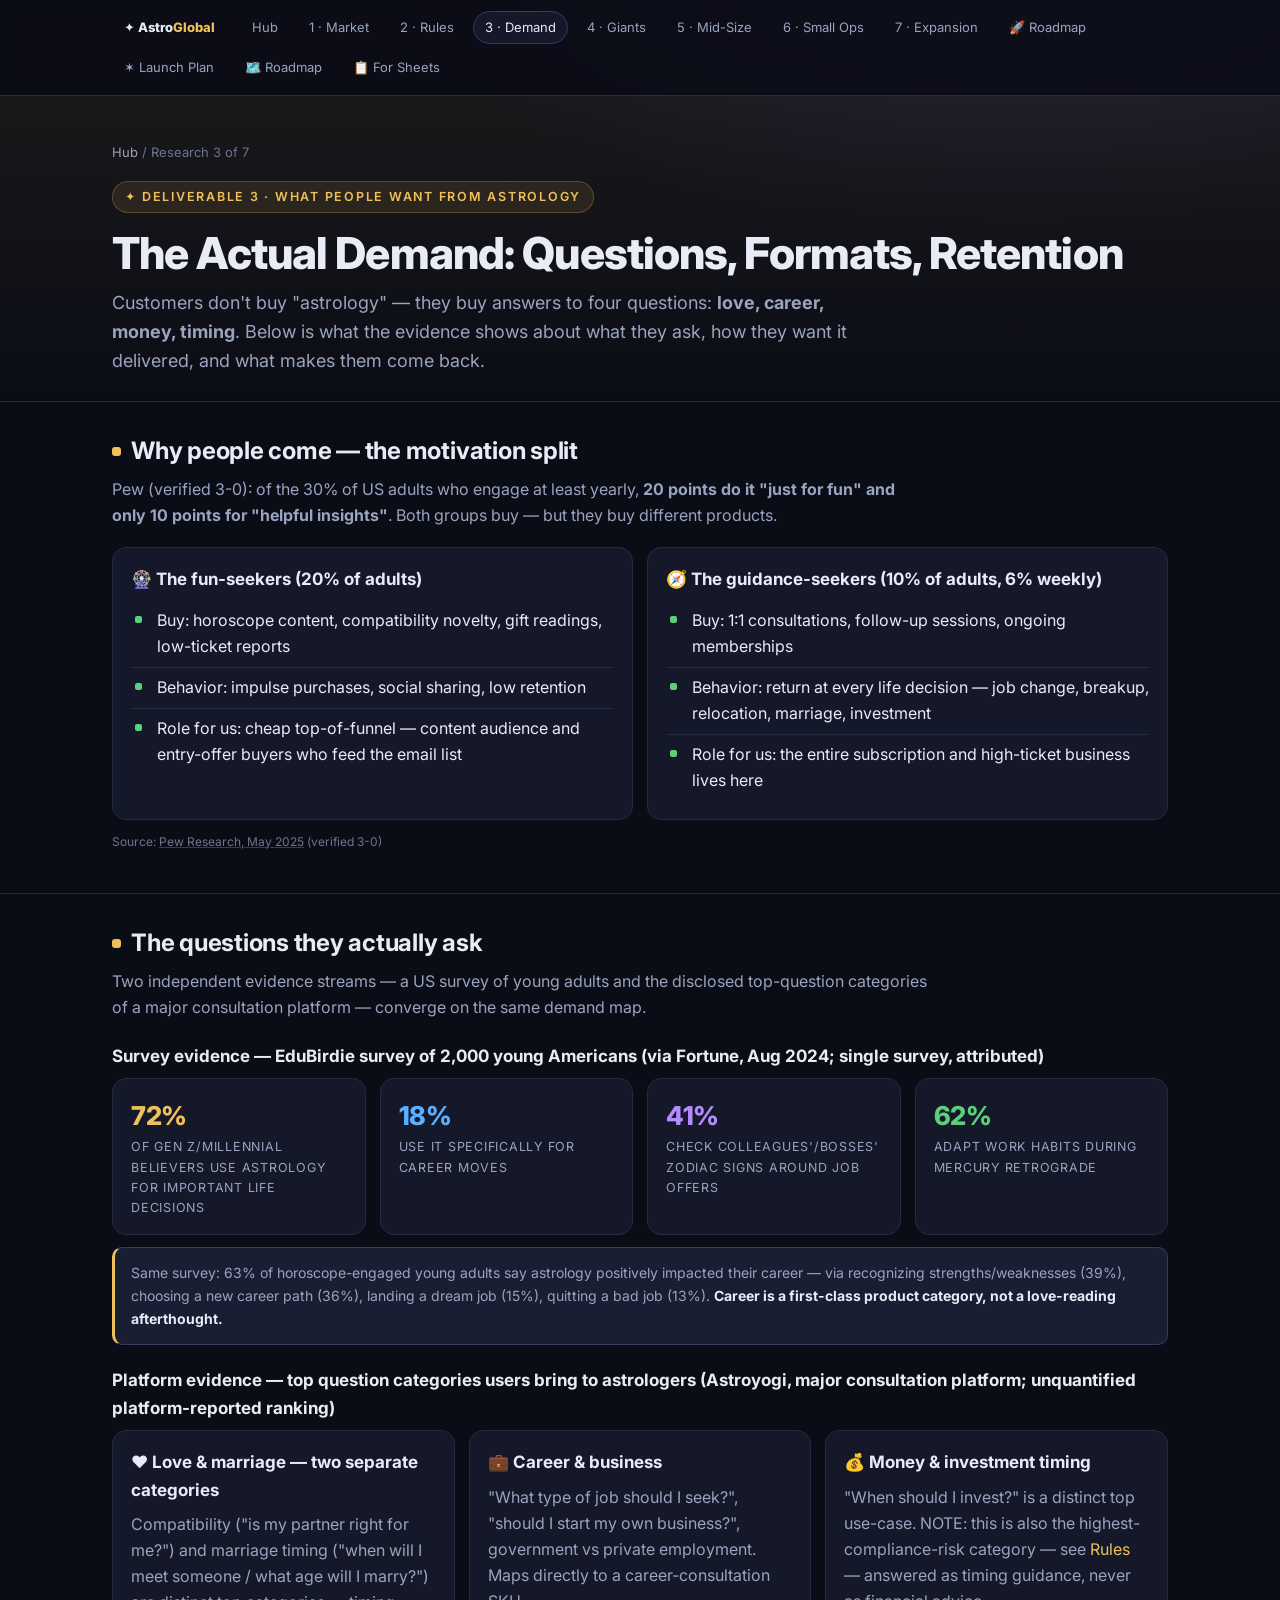
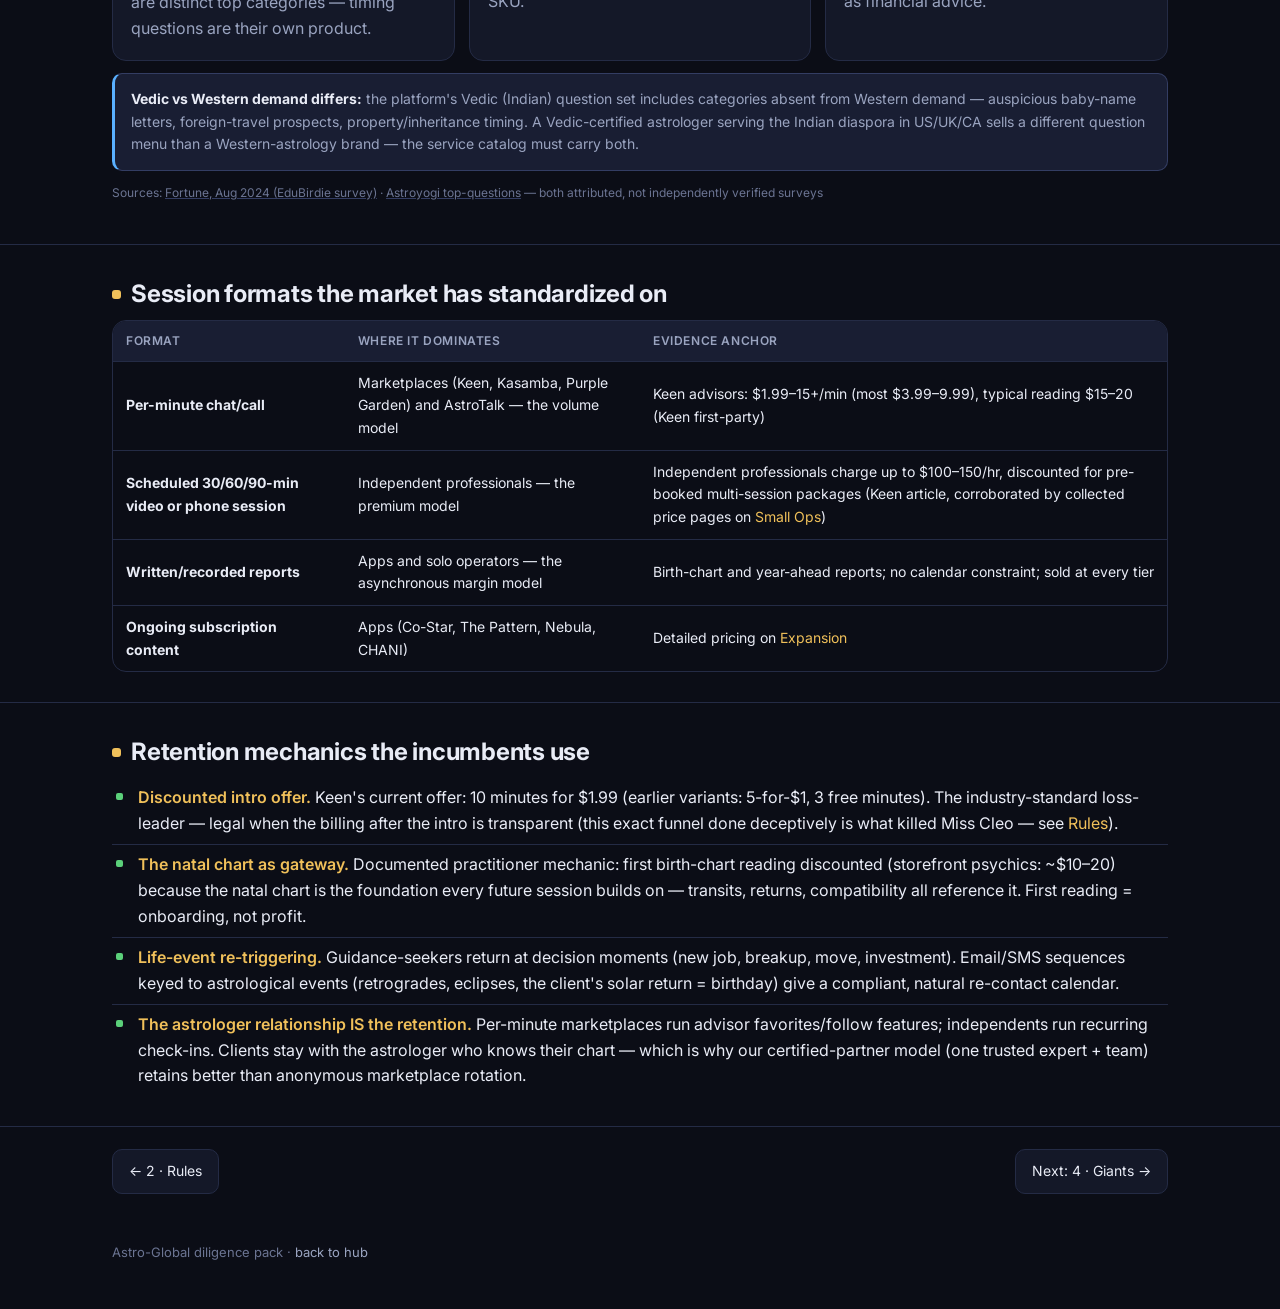
<file: demand.html>
<!doctype html><html lang="en"><head>
<meta charset="utf-8"><meta name="viewport" content="width=device-width,initial-scale=1">
<meta name="robots" content="noindex,nofollow">
<link rel="icon" href="assets/favicon.svg" type="image/svg+xml"><meta name="theme-color" content="#0b0d16">
<title>What Customers Actually Want — Astro-Global</title>
<meta name="description" content="Verified customer use-cases, session formats and retention mechanics in astrology services.">
<link rel="preconnect" href="https://fonts.googleapis.com"><link rel="preconnect" href="https://fonts.gstatic.com" crossorigin><link href="https://fonts.googleapis.com/css2?family=Inter:wght@400;500;600;700;800&display=swap" rel="stylesheet">
<link rel="stylesheet" href="assets/style.css">
</head><body>
<nav class="toc"><div class="wrap"><a class="brand" href="index.html">✦ Astro<span>Global</span></a><a href="index.html">Hub</a><a href="market.html">1 · Market</a><a href="rules.html">2 · Rules</a><a class="on" href="demand.html">3 · Demand</a><a href="giants.html">4 · Giants</a><a href="midsize.html">5 · Mid-Size</a><a href="small.html">6 · Small Ops</a><a href="expansion.html">7 · Expansion</a><a href="roadmap.html">🚀 Roadmap</a><a href="launch.html">✶ Launch Plan</a><a href="blueprint.html">🗺️ Roadmap</a><a href="sheet.html">📋 For Sheets</a></div></nav>

<header class="hero"><div class="wrap">
<div class="crumbs"><a href="index.html">Hub</a> / Research 3 of 7</div>
<span class="kicker">✦ Deliverable 3 · What People Want From Astrology</span>
<h1>The Actual Demand: Questions, Formats, Retention</h1>
<p class="lede">Customers don't buy "astrology" — they buy answers to four questions: <b>love, career, money, timing</b>. Below is what the evidence shows about what they ask, how they want it delivered, and what makes them come back.</p>
</div></header>

<section id="why"><div class="wrap">
<h2><span class="dot"></span>Why people come — the motivation split</h2>
<p class="sub">Pew (verified 3-0): of the 30% of US adults who engage at least yearly, <b>20 points do it "just for fun" and only 10 points for "helpful insights"</b>. Both groups buy — but they buy different products.</p>
<div class="grid g2">
<div class="card"><h3>🎡 The fun-seekers (20% of adults)</h3><ul class="clean">
<li>Buy: horoscope content, compatibility novelty, gift readings, low-ticket reports</li>
<li>Behavior: impulse purchases, social sharing, low retention</li>
<li>Role for us: cheap top-of-funnel — content audience and entry-offer buyers who feed the email list</li>
</ul></div>
<div class="card"><h3>🧭 The guidance-seekers (10% of adults, 6% weekly)</h3><ul class="clean">
<li>Buy: 1:1 consultations, follow-up sessions, ongoing memberships</li>
<li>Behavior: return at every life decision — job change, breakup, relocation, marriage, investment</li>
<li>Role for us: the entire subscription and high-ticket business lives here</li>
</ul></div>
</div>
<p class="src">Source: <a href="https://www.pewresearch.org/religion/2025/05/21/3-in-10-americans-consult-astrology-tarot-cards-or-fortune-tellers/" target="_blank" rel="noopener">Pew Research, May 2025</a> (verified 3-0)</p>
</div></section>

<section id="usecases"><div class="wrap">
<h2><span class="dot"></span>The questions they actually ask</h2>
<p class="sub">Two independent evidence streams — a US survey of young adults and the disclosed top-question categories of a major consultation platform — converge on the same demand map.</p>

<h3>Survey evidence — EduBirdie survey of 2,000 young Americans (via Fortune, Aug 2024; single survey, attributed)</h3>
<div class="grid g4">
<div class="stat mar"><div class="n">72%</div><div class="l">of Gen Z/millennial believers use astrology for important life decisions</div></div>
<div class="stat sky"><div class="n">18%</div><div class="l">use it specifically for career moves</div></div>
<div class="stat berry"><div class="n">41%</div><div class="l">check colleagues'/bosses' zodiac signs around job offers</div></div>
<div class="stat leaf"><div class="n">62%</div><div class="l">adapt work habits during Mercury retrograde</div></div>
</div>
<div class="note">Same survey: 63% of horoscope-engaged young adults say astrology positively impacted their career — via recognizing strengths/weaknesses (39%), choosing a new career path (36%), landing a dream job (15%), quitting a bad job (13%). <b>Career is a first-class product category, not a love-reading afterthought.</b></div>

<h3>Platform evidence — top question categories users bring to astrologers (Astroyogi, major consultation platform; unquantified platform-reported ranking)</h3>
<div class="grid g3">
<div class="card"><h3>❤️ Love & marriage — two separate categories</h3><p style="color:var(--muted);margin:.3em 0 0">Compatibility ("is my partner right for me?") and marriage timing ("when will I meet someone / what age will I marry?") are distinct top categories — timing questions are their own product.</p></div>
<div class="card"><h3>💼 Career & business</h3><p style="color:var(--muted);margin:.3em 0 0">"What type of job should I seek?", "should I start my own business?", government vs private employment. Maps directly to a career-consultation SKU.</p></div>
<div class="card"><h3>💰 Money & investment timing</h3><p style="color:var(--muted);margin:.3em 0 0">"When should I invest?" is a distinct top use-case. NOTE: this is also the highest-compliance-risk category — see <a href="rules.html">Rules</a> — answered as timing guidance, never as financial advice.</p></div>
</div>
<div class="note blue"><b>Vedic vs Western demand differs:</b> the platform's Vedic (Indian) question set includes categories absent from Western demand — auspicious baby-name letters, foreign-travel prospects, property/inheritance timing. A Vedic-certified astrologer serving the Indian diaspora in US/UK/CA sells a different question menu than a Western-astrology brand — the service catalog must carry both.</div>
<p class="src">Sources: <a href="https://fortune.com/2024/08/22/gen-z-millenails-astrology-career-advice/" target="_blank" rel="noopener">Fortune, Aug 2024 (EduBirdie survey)</a> · <a href="https://www.astroyogi.com/blog/top-10-questions-people-ask-astrologers.aspx" target="_blank" rel="noopener">Astroyogi top-questions</a> — both attributed, not independently verified surveys</p>
</div></section>

<section id="formats"><div class="wrap">
<h2><span class="dot"></span>Session formats the market has standardized on</h2>
<div class="tbl-wrap"><table><thead><tr><th>Format</th><th>Where it dominates</th><th>Evidence anchor</th></tr></thead><tbody>
<tr><td><b>Per-minute chat/call</b></td><td>Marketplaces (Keen, Kasamba, Purple Garden) and AstroTalk — the volume model</td><td>Keen advisors: $1.99–15+/min (most $3.99–9.99), typical reading $15–20 (Keen first-party)</td></tr>
<tr><td><b>Scheduled 30/60/90-min video or phone session</b></td><td>Independent professionals — the premium model</td><td>Independent professionals charge up to $100–150/hr, discounted for pre-booked multi-session packages (Keen article, corroborated by collected price pages on <a href="small.html">Small Ops</a>)</td></tr>
<tr><td><b>Written/recorded reports</b></td><td>Apps and solo operators — the asynchronous margin model</td><td>Birth-chart and year-ahead reports; no calendar constraint; sold at every tier</td></tr>
<tr><td><b>Ongoing subscription content</b></td><td>Apps (Co-Star, The Pattern, Nebula, CHANI)</td><td>Detailed pricing on <a href="expansion.html">Expansion</a></td></tr>
</tbody></table></div>
</div></section>

<section id="retention"><div class="wrap">
<h2><span class="dot"></span>Retention mechanics the incumbents use</h2>
<ul class="clean">
<li><span class="k">Discounted intro offer.</span> Keen's current offer: 10 minutes for $1.99 (earlier variants: 5-for-$1, 3 free minutes). The industry-standard loss-leader — legal when the billing after the intro is transparent (this exact funnel done deceptively is what killed Miss Cleo — see <a href="rules.html">Rules</a>).</li>
<li><span class="k">The natal chart as gateway.</span> Documented practitioner mechanic: first birth-chart reading discounted (storefront psychics: ~$10–20) because the natal chart is the foundation every future session builds on — transits, returns, compatibility all reference it. First reading = onboarding, not profit.</li>
<li><span class="k">Life-event re-triggering.</span> Guidance-seekers return at decision moments (new job, breakup, move, investment). Email/SMS sequences keyed to astrological events (retrogrades, eclipses, the client's solar return = birthday) give a compliant, natural re-contact calendar.</li>
<li><span class="k">The astrologer relationship IS the retention.</span> Per-minute marketplaces run advisor favorites/follow features; independents run recurring check-ins. Clients stay with the astrologer who knows their chart — which is why our certified-partner model (one trusted expert + team) retains better than anonymous marketplace rotation.</li>
</ul>
</div></section>

<div class="wrap"><div class="pagenav"><a href="rules.html">← 2 · Rules</a><a href="giants.html">Next: 4 · Giants →</a></div></div>

<footer><div class="wrap">Astro-Global diligence pack · <a href="index.html">back to hub</a></div></footer>
</body></html>
</file>
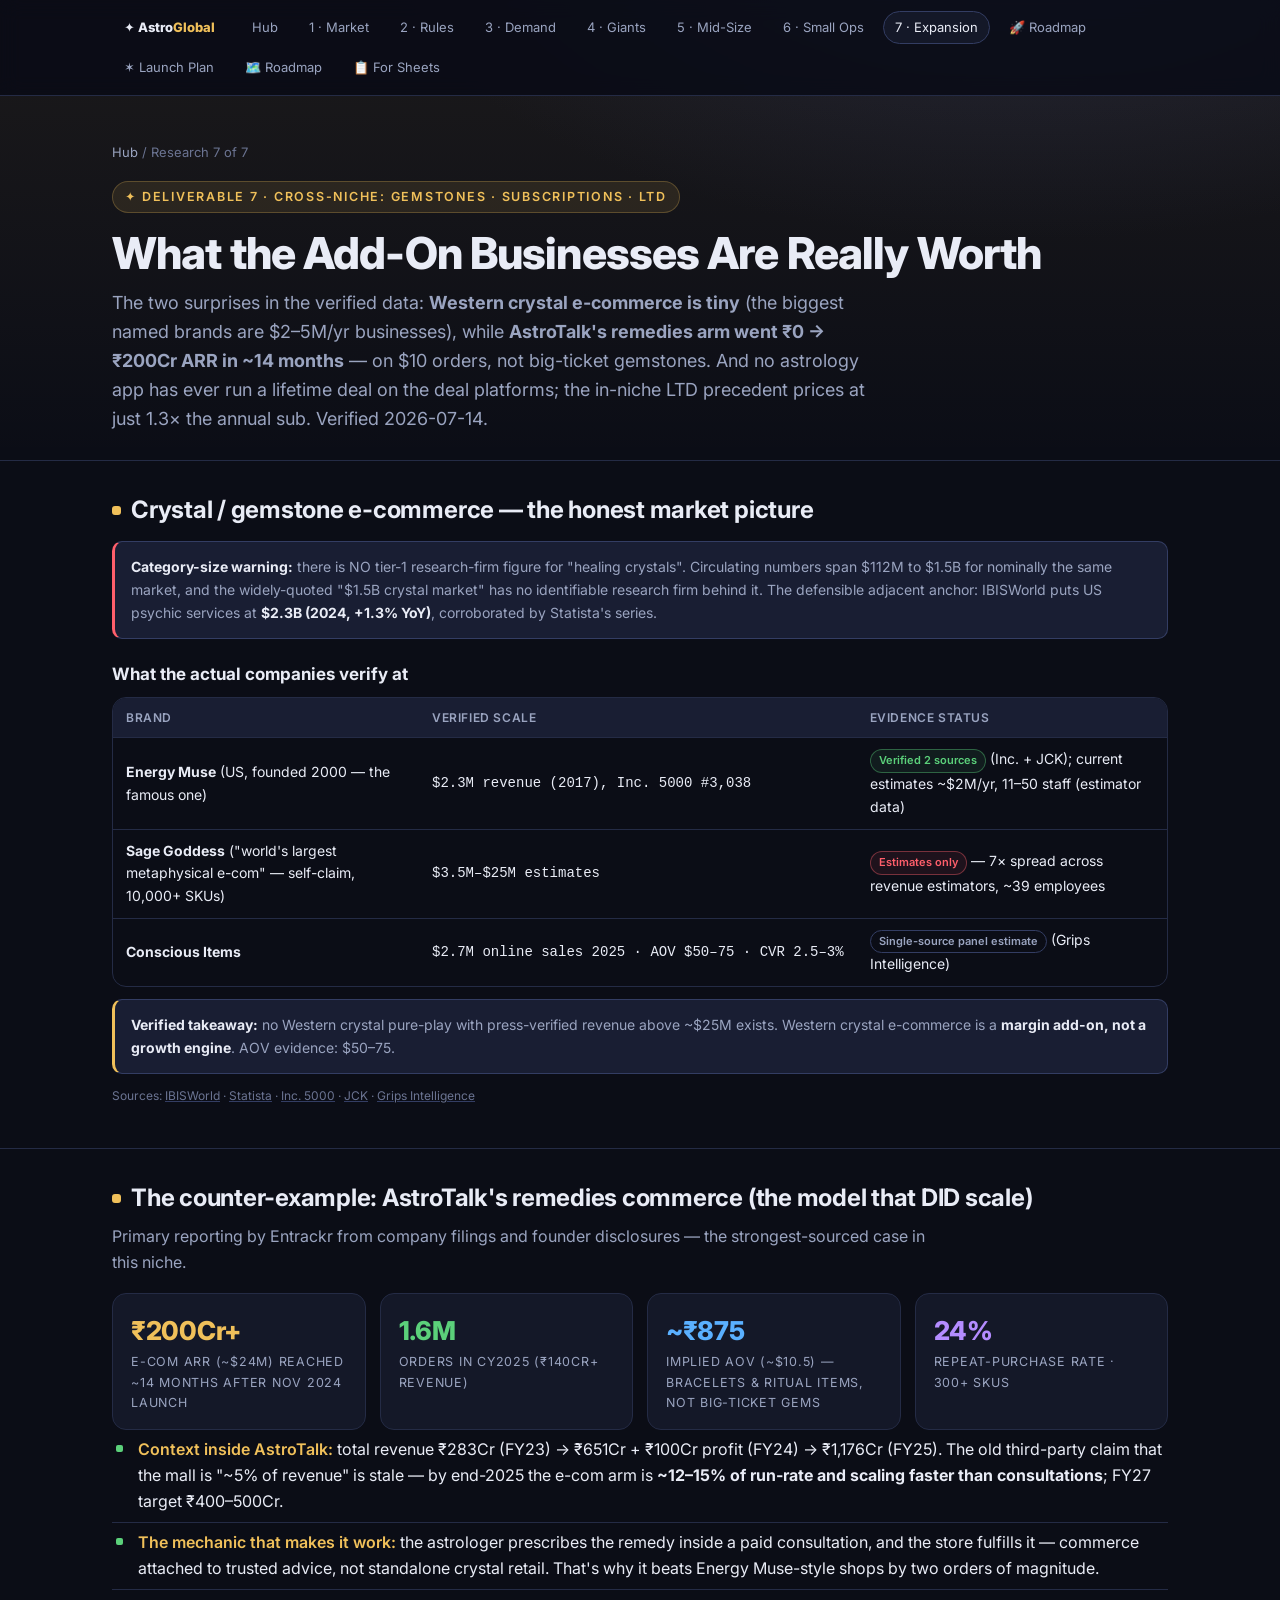
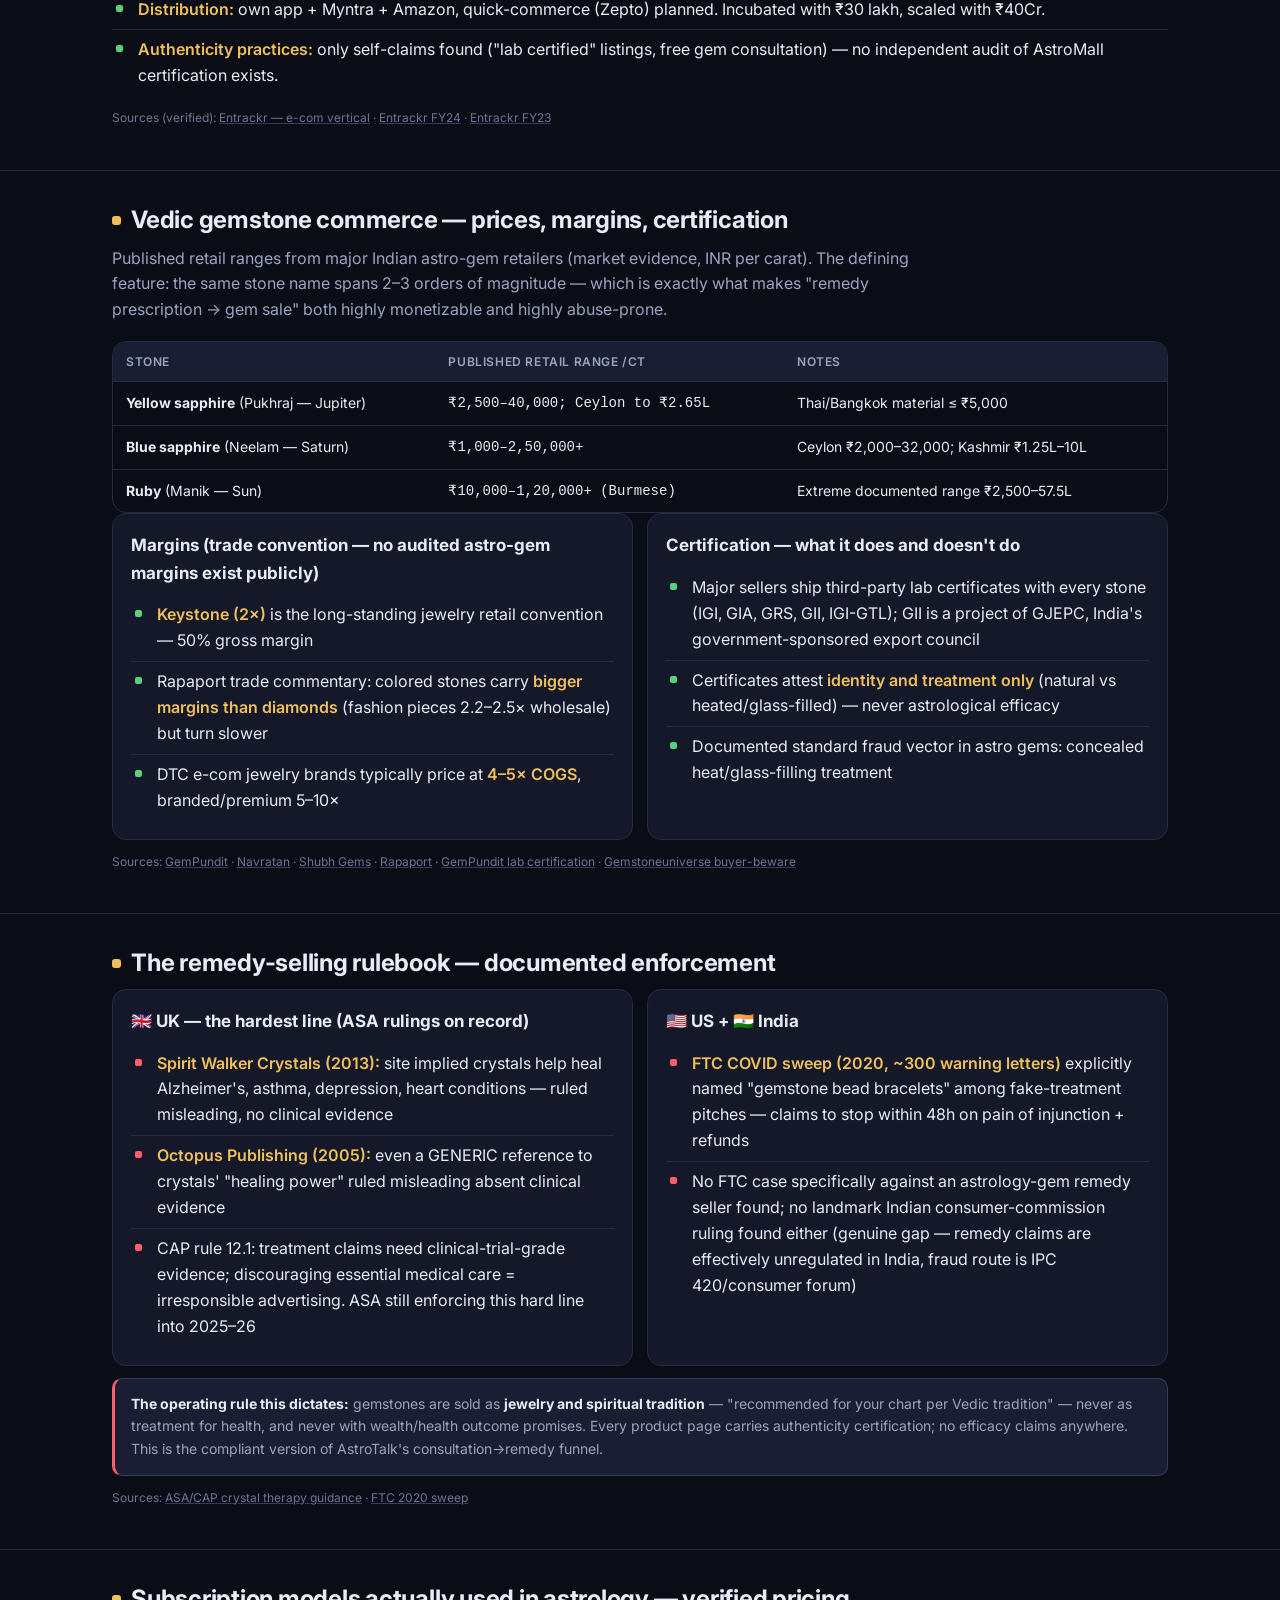
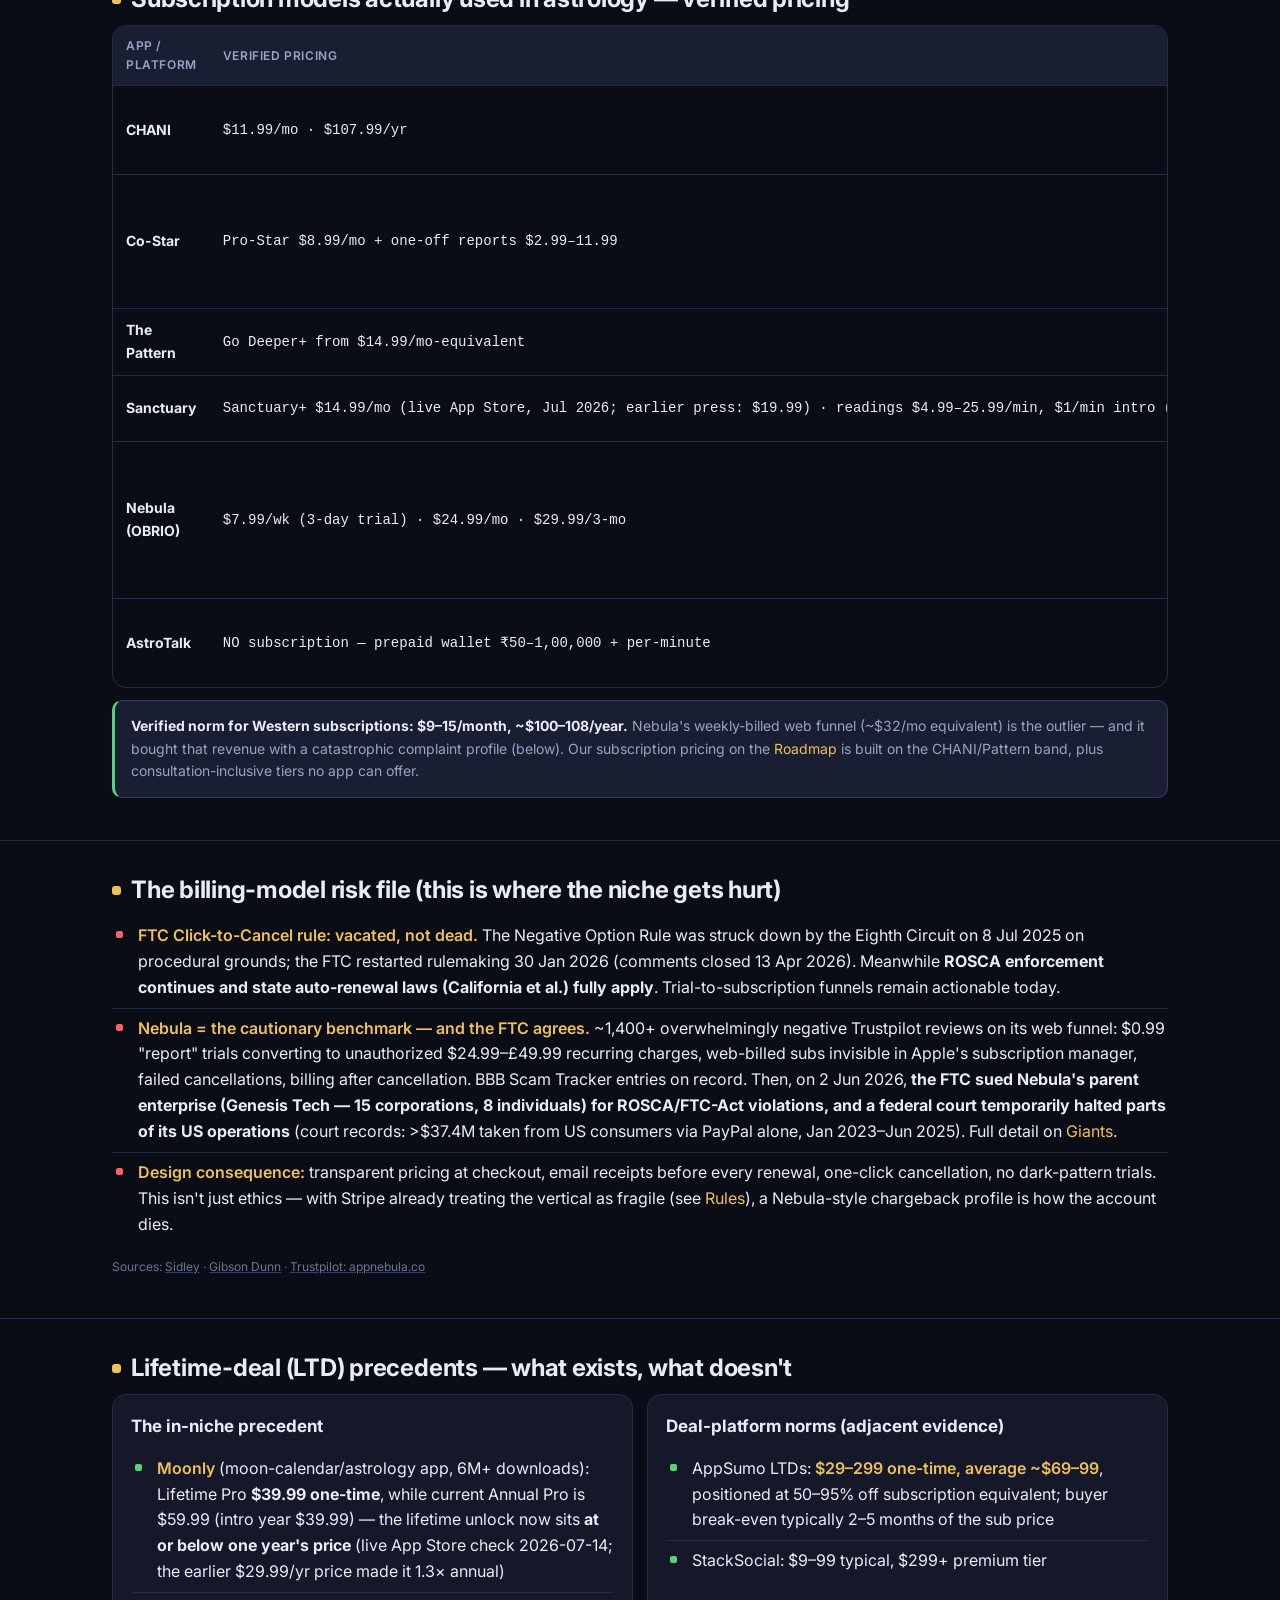
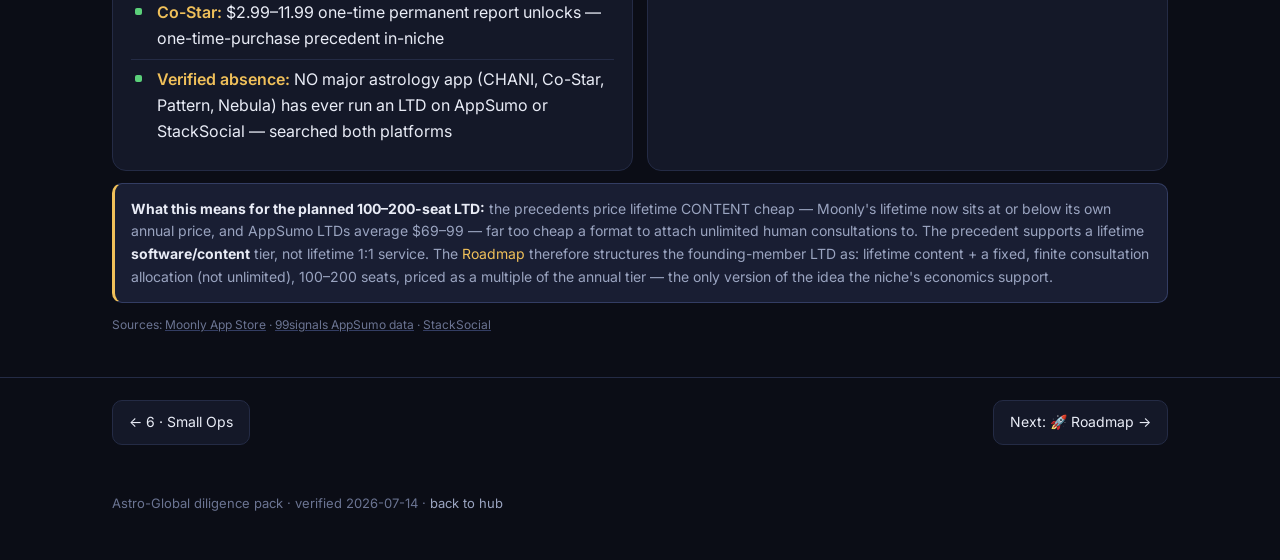
<file: expansion.html>
<!doctype html><html lang="en"><head>
<meta charset="utf-8"><meta name="viewport" content="width=device-width,initial-scale=1">
<meta name="robots" content="noindex,nofollow">
<link rel="icon" href="assets/favicon.svg" type="image/svg+xml"><meta name="theme-color" content="#0b0d16">
<title>Cross-Niche Expansion: Gemstones, Subscriptions, LTD — Astro-Global</title>
<meta name="description" content="Verified economics of gemstone/crystal e-commerce, astrology subscriptions and lifetime-deal precedents.">
<link rel="preconnect" href="https://fonts.googleapis.com"><link rel="preconnect" href="https://fonts.gstatic.com" crossorigin><link href="https://fonts.googleapis.com/css2?family=Inter:wght@400;500;600;700;800&display=swap" rel="stylesheet">
<link rel="stylesheet" href="assets/style.css">
</head><body>
<nav class="toc"><div class="wrap"><a class="brand" href="index.html">✦ Astro<span>Global</span></a><a href="index.html">Hub</a><a href="market.html">1 · Market</a><a href="rules.html">2 · Rules</a><a href="demand.html">3 · Demand</a><a href="giants.html">4 · Giants</a><a href="midsize.html">5 · Mid-Size</a><a href="small.html">6 · Small Ops</a><a class="on" href="expansion.html">7 · Expansion</a><a href="roadmap.html">🚀 Roadmap</a><a href="launch.html">✶ Launch Plan</a><a href="blueprint.html">🗺️ Roadmap</a><a href="sheet.html">📋 For Sheets</a></div></nav>

<header class="hero"><div class="wrap">
<div class="crumbs"><a href="index.html">Hub</a> / Research 7 of 7</div>
<span class="kicker">✦ Deliverable 7 · Cross-Niche: Gemstones · Subscriptions · LTD</span>
<h1>What the Add-On Businesses Are Really Worth</h1>
<p class="lede">The two surprises in the verified data: <b>Western crystal e-commerce is tiny</b> (the biggest named brands are $2–5M/yr businesses), while <b>AstroTalk's remedies arm went ₹0 → ₹200Cr ARR in ~14 months</b> — on $10 orders, not big-ticket gemstones. And no astrology app has ever run a lifetime deal on the deal platforms; the in-niche LTD precedent prices at just 1.3× the annual sub. Verified 2026-07-14.</p>
</div></header>

<section id="crystal"><div class="wrap">
<h2><span class="dot"></span>Crystal / gemstone e-commerce — the honest market picture</h2>
<div class="note red"><b>Category-size warning:</b> there is NO tier-1 research-firm figure for "healing crystals". Circulating numbers span $112M to $1.5B for nominally the same market, and the widely-quoted "$1.5B crystal market" has no identifiable research firm behind it. The defensible adjacent anchor: IBISWorld puts US psychic services at <b>$2.3B (2024, +1.3% YoY)</b>, corroborated by Statista's series.</div>
<h3>What the actual companies verify at</h3>
<div class="tbl-wrap"><table><thead><tr><th>Brand</th><th>Verified scale</th><th>Evidence status</th></tr></thead><tbody>
<tr><td><b>Energy Muse</b> (US, founded 2000 — the famous one)</td><td class="num">$2.3M revenue (2017), Inc. 5000 #3,038</td><td><span class="badge win">Verified 2 sources</span> (Inc. + JCK); current estimates ~$2M/yr, 11–50 staff (estimator data)</td></tr>
<tr><td><b>Sage Goddess</b> ("world's largest metaphysical e-com" — self-claim, 10,000+ SKUs)</td><td class="num">$3.5M–$25M estimates</td><td><span class="badge hot">Estimates only</span> — 7× spread across revenue estimators, ~39 employees</td></tr>
<tr><td><b>Conscious Items</b></td><td class="num">$2.7M online sales 2025 · AOV $50–75 · CVR 2.5–3%</td><td><span class="badge">Single-source panel estimate</span> (Grips Intelligence)</td></tr>
</tbody></table></div>
<div class="note"><b>Verified takeaway:</b> no Western crystal pure-play with press-verified revenue above ~$25M exists. Western crystal e-commerce is a <b>margin add-on, not a growth engine</b>. AOV evidence: $50–75.</div>
<p class="src">Sources: <a href="https://www.ibisworld.com/united-states/market-size/psychic-services/4413/" target="_blank" rel="noopener">IBISWorld</a> · <a href="https://www.statista.com/statistics/1224176/psychic-services-market-size-us/" target="_blank" rel="noopener">Statista</a> · <a href="https://www.inc.com/profile/energy-muse-jewelry" target="_blank" rel="noopener">Inc. 5000</a> · <a href="https://www.jckonline.com/editorial-article/jewelry-companies-inc-fast-growing/" target="_blank" rel="noopener">JCK</a> · <a href="https://gripsintelligence.com/insights/retailers/consciousitems.com" target="_blank" rel="noopener">Grips Intelligence</a></p>
</div></section>

<section id="astromall"><div class="wrap">
<h2><span class="dot"></span>The counter-example: AstroTalk's remedies commerce (the model that DID scale)</h2>
<p class="sub">Primary reporting by Entrackr from company filings and founder disclosures — the strongest-sourced case in this niche.</p>
<div class="grid g4">
<div class="stat mar"><div class="n">₹200Cr+</div><div class="l">E-com ARR (~$24M) reached ~14 months after Nov 2024 launch</div></div>
<div class="stat leaf"><div class="n">1.6M</div><div class="l">Orders in CY2025 (₹140Cr+ revenue)</div></div>
<div class="stat sky"><div class="n">~₹875</div><div class="l">Implied AOV (~$10.5) — bracelets & ritual items, not big-ticket gems</div></div>
<div class="stat berry"><div class="n">24%</div><div class="l">Repeat-purchase rate · 300+ SKUs</div></div>
</div>
<ul class="clean">
<li><span class="k">Context inside AstroTalk:</span> total revenue ₹283Cr (FY23) → ₹651Cr + ₹100Cr profit (FY24) → ₹1,176Cr (FY25). The old third-party claim that the mall is "~5% of revenue" is stale — by end-2025 the e-com arm is <b>~12–15% of run-rate and scaling faster than consultations</b>; FY27 target ₹400–500Cr.</li>
<li><span class="k">The mechanic that makes it work:</span> the astrologer prescribes the remedy inside a paid consultation, and the store fulfills it — commerce attached to trusted advice, not standalone crystal retail. That's why it beats Energy Muse-style shops by two orders of magnitude.</li>
<li><span class="k">Distribution:</span> own app + Myntra + Amazon, quick-commerce (Zepto) planned. Incubated with ₹30 lakh, scaled with ₹40Cr.</li>
<li><span class="k">Authenticity practices:</span> only self-claims found ("lab certified" listings, free gem consultation) — no independent audit of AstroMall certification exists.</li>
</ul>
<p class="src">Sources (verified): <a href="https://entrackr.com/news/astrotalks-e-commerce-vertical-posts-rs-140-cr-revenue-in-2025-hits-rs-200-cr-arr-11004745" target="_blank" rel="noopener">Entrackr — e-com vertical</a> · <a href="https://entrackr.com/fintrackr/astrotalk-profit-zooms-12x-to-rs-100-cr-in-fy24-7560040" target="_blank" rel="noopener">Entrackr FY24</a> · <a href="https://entrackr.com/2023/11/astrotalk-posts-rs-283-cr-revenue-in-fy23-remains-profitable/" target="_blank" rel="noopener">Entrackr FY23</a></p>
</div></section>

<section id="gems"><div class="wrap">
<h2><span class="dot"></span>Vedic gemstone commerce — prices, margins, certification</h2>
<p class="sub">Published retail ranges from major Indian astro-gem retailers (market evidence, INR per carat). The defining feature: the same stone name spans 2–3 orders of magnitude — which is exactly what makes "remedy prescription → gem sale" both highly monetizable and highly abuse-prone.</p>
<div class="tbl-wrap"><table><thead><tr><th>Stone</th><th>Published retail range /ct</th><th>Notes</th></tr></thead><tbody>
<tr><td><b>Yellow sapphire</b> (Pukhraj — Jupiter)</td><td class="num">₹2,500–40,000; Ceylon to ₹2.65L</td><td>Thai/Bangkok material ≤ ₹5,000</td></tr>
<tr><td><b>Blue sapphire</b> (Neelam — Saturn)</td><td class="num">₹1,000–2,50,000+</td><td>Ceylon ₹2,000–32,000; Kashmir ₹1.25L–10L</td></tr>
<tr><td><b>Ruby</b> (Manik — Sun)</td><td class="num">₹10,000–1,20,000+ (Burmese)</td><td>Extreme documented range ₹2,500–57.5L</td></tr>
</tbody></table></div>
<div class="grid g2">
<div class="card"><h3>Margins (trade convention — no audited astro-gem margins exist publicly)</h3><ul class="clean">
<li><span class="k">Keystone (2×)</span> is the long-standing jewelry retail convention — 50% gross margin</li>
<li>Rapaport trade commentary: colored stones carry <span class="k">bigger margins than diamonds</span> (fashion pieces 2.2–2.5× wholesale) but turn slower</li>
<li>DTC e-com jewelry brands typically price at <span class="k">4–5× COGS</span>, branded/premium 5–10×</li>
</ul></div>
<div class="card"><h3>Certification — what it does and doesn't do</h3><ul class="clean">
<li>Major sellers ship third-party lab certificates with every stone (IGI, GIA, GRS, GII, IGI-GTL); GII is a project of GJEPC, India's government-sponsored export council</li>
<li>Certificates attest <span class="k">identity and treatment only</span> (natural vs heated/glass-filled) — never astrological efficacy</li>
<li>Documented standard fraud vector in astro gems: concealed heat/glass-filling treatment</li>
</ul></div>
</div>
<p class="src">Sources: <a href="https://www.gempundit.com/gemstones/yellow-sapphire-pukhraj" target="_blank" rel="noopener">GemPundit</a> · <a href="https://www.navratan.com/blog/neelam-stone-price-guide" target="_blank" rel="noopener">Navratan</a> · <a href="https://www.shubhgems.com/blog/post/blue-sapphire-neelam-gemstone-price-guide" target="_blank" rel="noopener">Shubh Gems</a> · <a href="https://rapaport.com/magazine-article/a-word-from-the-experts-pricing-gemstones-and-pearls/" target="_blank" rel="noopener">Rapaport</a> · <a href="https://www.gempundit.com/lab" target="_blank" rel="noopener">GemPundit lab certification</a> · <a href="https://www.gemstoneuniverse.com/buyerbeware.html" target="_blank" rel="noopener">Gemstoneuniverse buyer-beware</a></p>
</div></section>

<section id="gemrisk"><div class="wrap">
<h2><span class="dot"></span>The remedy-selling rulebook — documented enforcement</h2>
<div class="grid g2">
<div class="card"><h3>🇬🇧 UK — the hardest line (ASA rulings on record)</h3><ul class="clean risk">
<li><span class="k">Spirit Walker Crystals (2013):</span> site implied crystals help heal Alzheimer's, asthma, depression, heart conditions — ruled misleading, no clinical evidence</li>
<li><span class="k">Octopus Publishing (2005):</span> even a GENERIC reference to crystals' "healing power" ruled misleading absent clinical evidence</li>
<li>CAP rule 12.1: treatment claims need clinical-trial-grade evidence; discouraging essential medical care = irresponsible advertising. ASA still enforcing this hard line into 2025–26</li>
</ul></div>
<div class="card"><h3>🇺🇸 US + 🇮🇳 India</h3><ul class="clean risk">
<li><span class="k">FTC COVID sweep (2020, ~300 warning letters)</span> explicitly named "gemstone bead bracelets" among fake-treatment pitches — claims to stop within 48h on pain of injunction + refunds</li>
<li>No FTC case specifically against an astrology-gem remedy seller found; no landmark Indian consumer-commission ruling found either (genuine gap — remedy claims are effectively unregulated in India, fraud route is IPC 420/consumer forum)</li>
</ul></div>
</div>
<div class="note red"><b>The operating rule this dictates:</b> gemstones are sold as <b>jewelry and spiritual tradition</b> — "recommended for your chart per Vedic tradition" — never as treatment for health, and never with wealth/health outcome promises. Every product page carries authenticity certification; no efficacy claims anywhere. This is the compliant version of AstroTalk's consultation→remedy funnel.</div>
<p class="src">Sources: <a href="https://www.asa.org.uk/advice-online/health-crystal-therapy.html" target="_blank" rel="noopener">ASA/CAP crystal therapy guidance</a> · <a href="https://consumer.ftc.gov/consumer-alerts/2020/11/ftc-warns-companies-stop-peddling-fake-covid-treatments-cures" target="_blank" rel="noopener">FTC 2020 sweep</a></p>
</div></section>

<section id="subs"><div class="wrap">
<h2><span class="dot"></span>Subscription models actually used in astrology — verified pricing</h2>
<div class="tbl-wrap"><table><thead><tr><th>App / platform</th><th>Verified pricing</th><th>Model note</th></tr></thead><tbody>
<tr><td><b>CHANI</b></td><td class="num">$11.99/mo · $107.99/yr</td><td>Everything included, no extra IAPs (official pricing page)</td></tr>
<tr><td><b>Co-Star</b></td><td class="num">Pro-Star $8.99/mo + one-off reports $2.99–11.99</td><td>Freemium + microtransactions (App Store IAP list — blog claims of $14.99/mo are wrong)</td></tr>
<tr><td><b>The Pattern</b></td><td class="num">Go Deeper+ from $14.99/mo-equivalent</td><td>Billed quarterly/annually (official)</td></tr>
<tr><td><b>Sanctuary</b></td><td class="num">Sanctuary+ $14.99/mo (live App Store, Jul 2026; earlier press: $19.99) · readings $4.99–25.99/min, $1/min intro (launched 2019 at $2.99/min)</td><td>The psychic-line playbook in app form</td></tr>
<tr><td><b>Nebula (OBRIO)</b></td><td class="num">$7.99/wk (3-day trial) · $24.99/mo · $29.99/3-mo</td><td>Web funnel: quiz → $0.99 report → $24.99–49.99 auto-rebill. OBRIO ~$50M ARR, ~30M users (verified 2 sources)</td></tr>
<tr><td><b>AstroTalk</b></td><td class="num">NO subscription — prepaid wallet ₹50–1,00,000 + per-minute</td><td>The Indian model is wallet/microtransaction; first chat free</td></tr>
</tbody></table></div>
<div class="note green"><b>Verified norm for Western subscriptions: $9–15/month, ~$100–108/year.</b> Nebula's weekly-billed web funnel (~$32/mo equivalent) is the outlier — and it bought that revenue with a catastrophic complaint profile (below). Our subscription pricing on the <a href="roadmap.html">Roadmap</a> is built on the CHANI/Pattern band, plus consultation-inclusive tiers no app can offer.</div>
</div></section>

<section id="funnel-risk"><div class="wrap">
<h2><span class="dot"></span>The billing-model risk file (this is where the niche gets hurt)</h2>
<ul class="clean risk">
<li><span class="k">FTC Click-to-Cancel rule: vacated, not dead.</span> The Negative Option Rule was struck down by the Eighth Circuit on 8 Jul 2025 on procedural grounds; the FTC restarted rulemaking 30 Jan 2026 (comments closed 13 Apr 2026). Meanwhile <b>ROSCA enforcement continues and state auto-renewal laws (California et al.) fully apply</b>. Trial-to-subscription funnels remain actionable today.</li>
<li><span class="k">Nebula = the cautionary benchmark — and the FTC agrees.</span> ~1,400+ overwhelmingly negative Trustpilot reviews on its web funnel: $0.99 "report" trials converting to unauthorized $24.99–£49.99 recurring charges, web-billed subs invisible in Apple's subscription manager, failed cancellations, billing after cancellation. BBB Scam Tracker entries on record. Then, on 2 Jun 2026, <b>the FTC sued Nebula's parent enterprise (Genesis Tech — 15 corporations, 8 individuals) for ROSCA/FTC-Act violations, and a federal court temporarily halted parts of its US operations</b> (court records: >$37.4M taken from US consumers via PayPal alone, Jan 2023–Jun 2025). Full detail on <a href="giants.html#nebula">Giants</a>.</li>
<li><span class="k">Design consequence:</span> transparent pricing at checkout, email receipts before every renewal, one-click cancellation, no dark-pattern trials. This isn't just ethics — with Stripe already treating the vertical as fragile (see <a href="rules.html">Rules</a>), a Nebula-style chargeback profile is how the account dies.</li>
</ul>
<p class="src">Sources: <a href="https://www.sidley.com/en/insights/newsupdates/2025/07/us-ftc-click-to-cancel-rule-struck-down" target="_blank" rel="noopener">Sidley</a> · <a href="https://www.gibsondunn.com/ftc-restarts-negative-option-rulemaking-after-eighth-circuit-vacatur-enforcement-under-rosca-continues/" target="_blank" rel="noopener">Gibson Dunn</a> · <a href="https://www.trustpilot.com/review/appnebula.co" target="_blank" rel="noopener">Trustpilot: appnebula.co</a></p>
</div></section>

<section id="ltd"><div class="wrap">
<h2><span class="dot"></span>Lifetime-deal (LTD) precedents — what exists, what doesn't</h2>
<div class="grid g2">
<div class="card"><h3>The in-niche precedent</h3><ul class="clean">
<li><span class="k">Moonly</span> (moon-calendar/astrology app, 6M+ downloads): Lifetime Pro <b>$39.99 one-time</b>, while current Annual Pro is $59.99 (intro year $39.99) — the lifetime unlock now sits <b>at or below one year's price</b> (live App Store check 2026-07-14; the earlier $29.99/yr price made it 1.3× annual)</li>
<li><span class="k">Co-Star:</span> $2.99–11.99 one-time permanent report unlocks — one-time-purchase precedent in-niche</li>
<li><span class="k">Verified absence:</span> NO major astrology app (CHANI, Co-Star, Pattern, Nebula) has ever run an LTD on AppSumo or StackSocial — searched both platforms</li>
</ul></div>
<div class="card"><h3>Deal-platform norms (adjacent evidence)</h3><ul class="clean">
<li>AppSumo LTDs: <span class="k">$29–299 one-time, average ~$69–99</span>, positioned at 50–95% off subscription equivalent; buyer break-even typically 2–5 months of the sub price</li>
<li>StackSocial: $9–99 typical, $299+ premium tier</li>
</ul></div>
</div>
<div class="note"><b>What this means for the planned 100–200-seat LTD:</b> the precedents price lifetime CONTENT cheap — Moonly's lifetime now sits at or below its own annual price, and AppSumo LTDs average $69–99 — far too cheap a format to attach unlimited human consultations to. The precedent supports a lifetime <b>software/content</b> tier, not lifetime 1:1 service. The <a href="roadmap.html">Roadmap</a> therefore structures the founding-member LTD as: lifetime content + a fixed, finite consultation allocation (not unlimited), 100–200 seats, priced as a multiple of the annual tier — the only version of the idea the niche's economics support.</div>
<p class="src">Sources: <a href="https://apps.apple.com/us/app/moonly-moon-phases-calendar/id1489889871" target="_blank" rel="noopener">Moonly App Store</a> · <a href="https://www.99signals.com/appsumo-deals/" target="_blank" rel="noopener">99signals AppSumo data</a> · <a href="https://www.stacksocial.com/collections/lifetime-subscriptions" target="_blank" rel="noopener">StackSocial</a></p>
</div></section>

<div class="wrap"><div class="pagenav"><a href="small.html">← 6 · Small Ops</a><a href="roadmap.html">Next: 🚀 Roadmap →</a></div></div>

<footer><div class="wrap">Astro-Global diligence pack · verified 2026-07-14 · <a href="index.html">back to hub</a></div></footer>
</body></html>
</file>
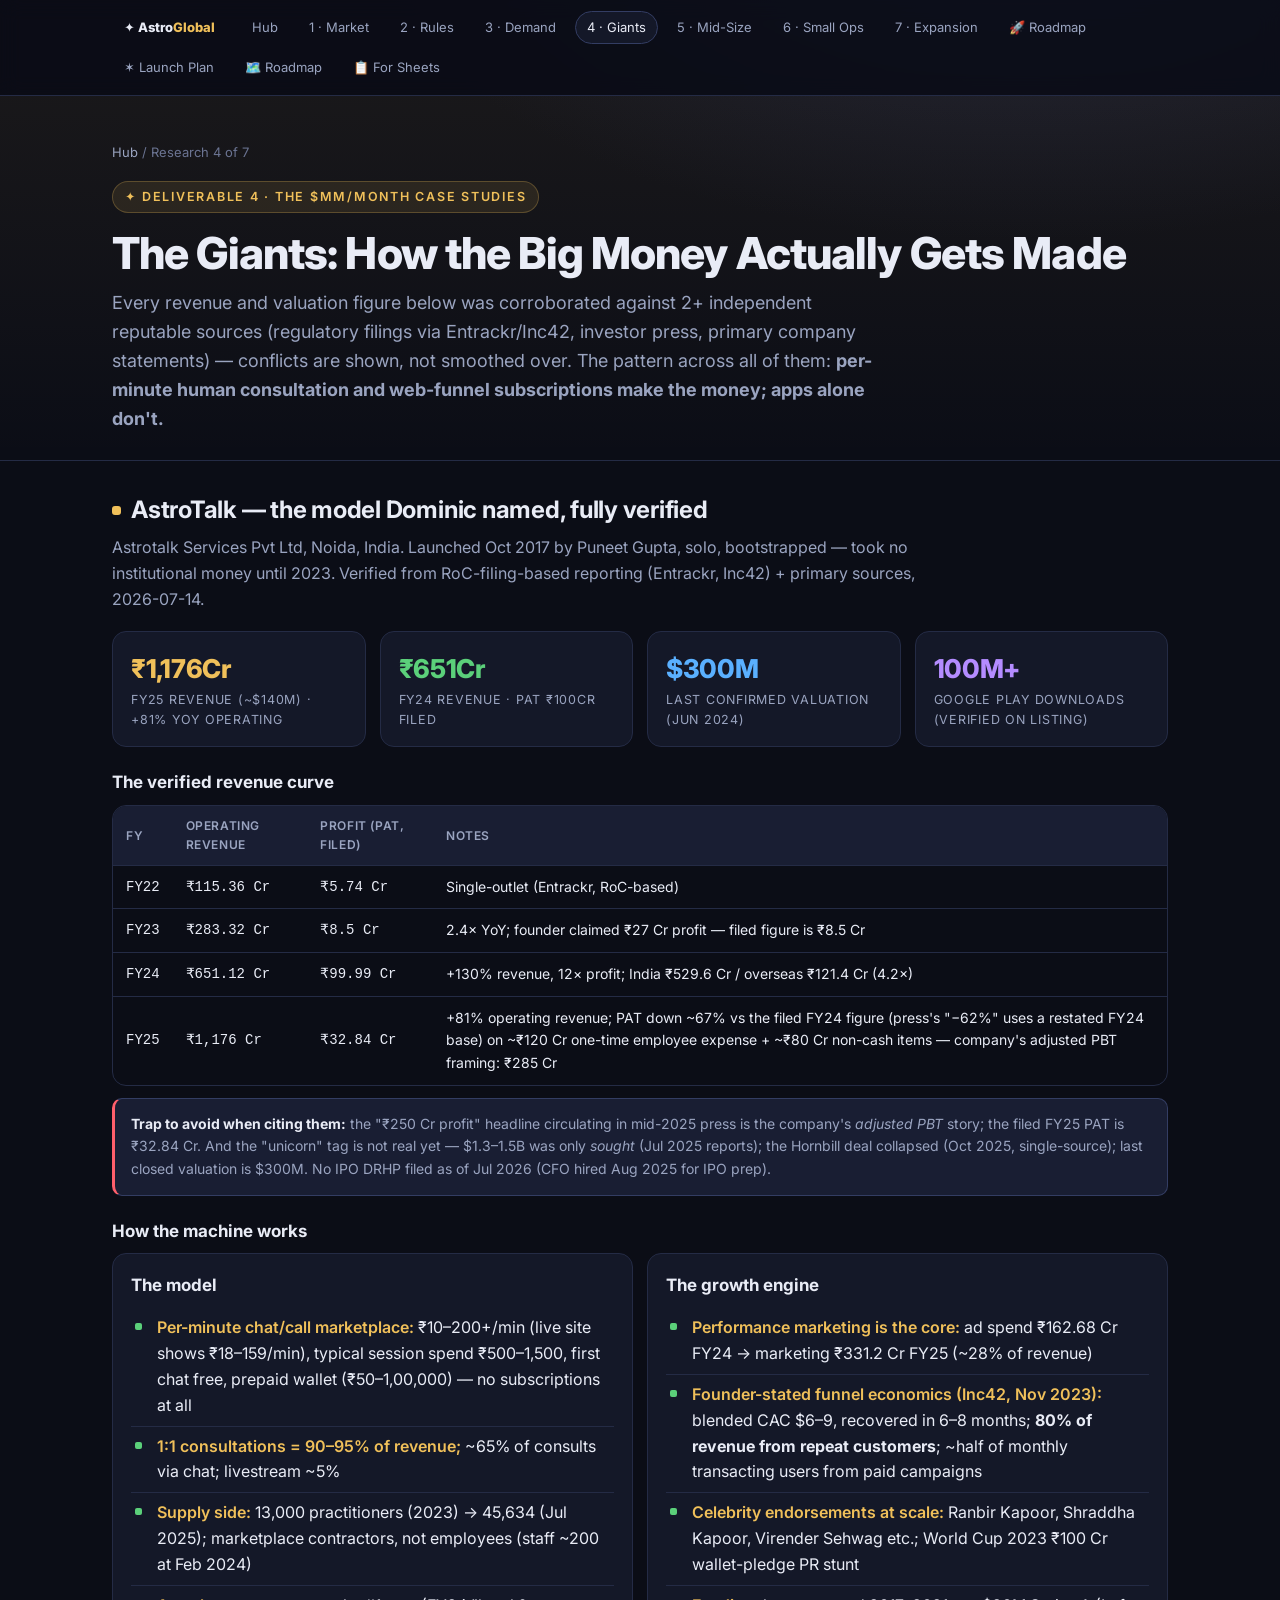
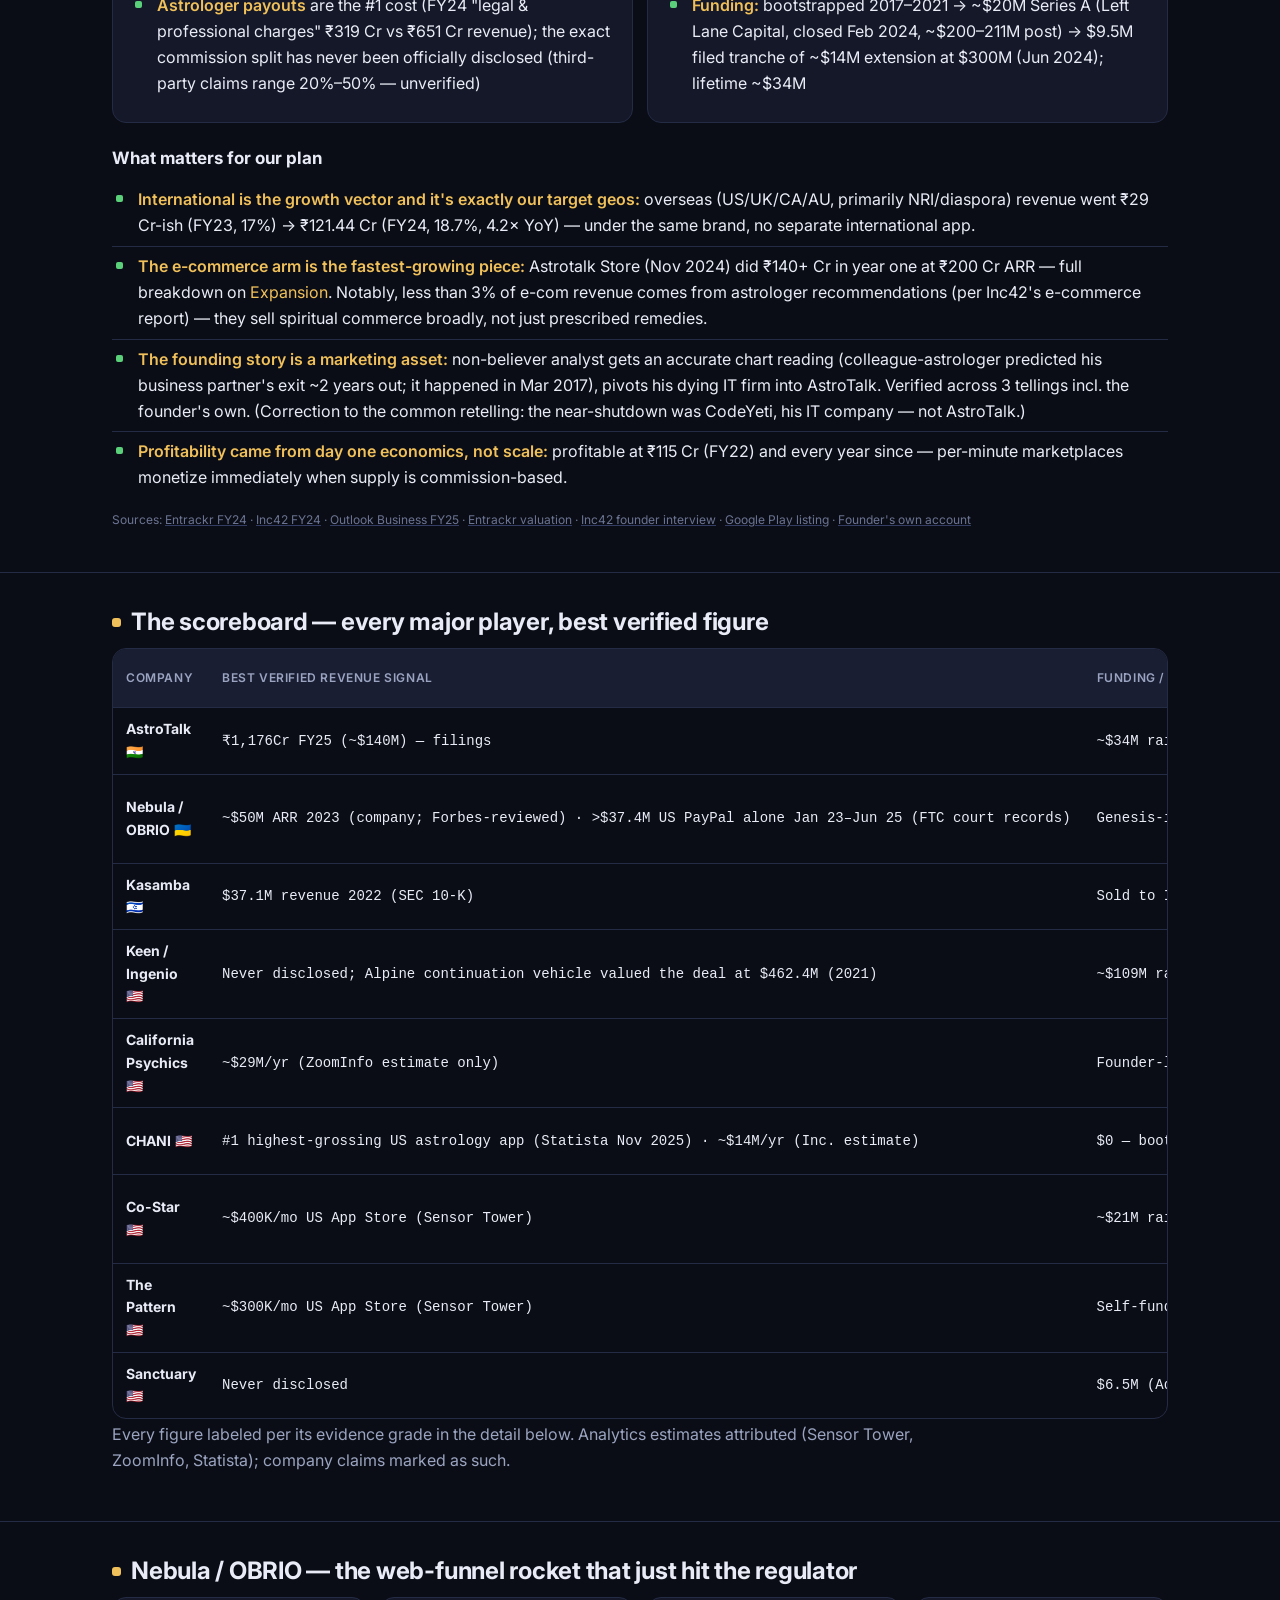
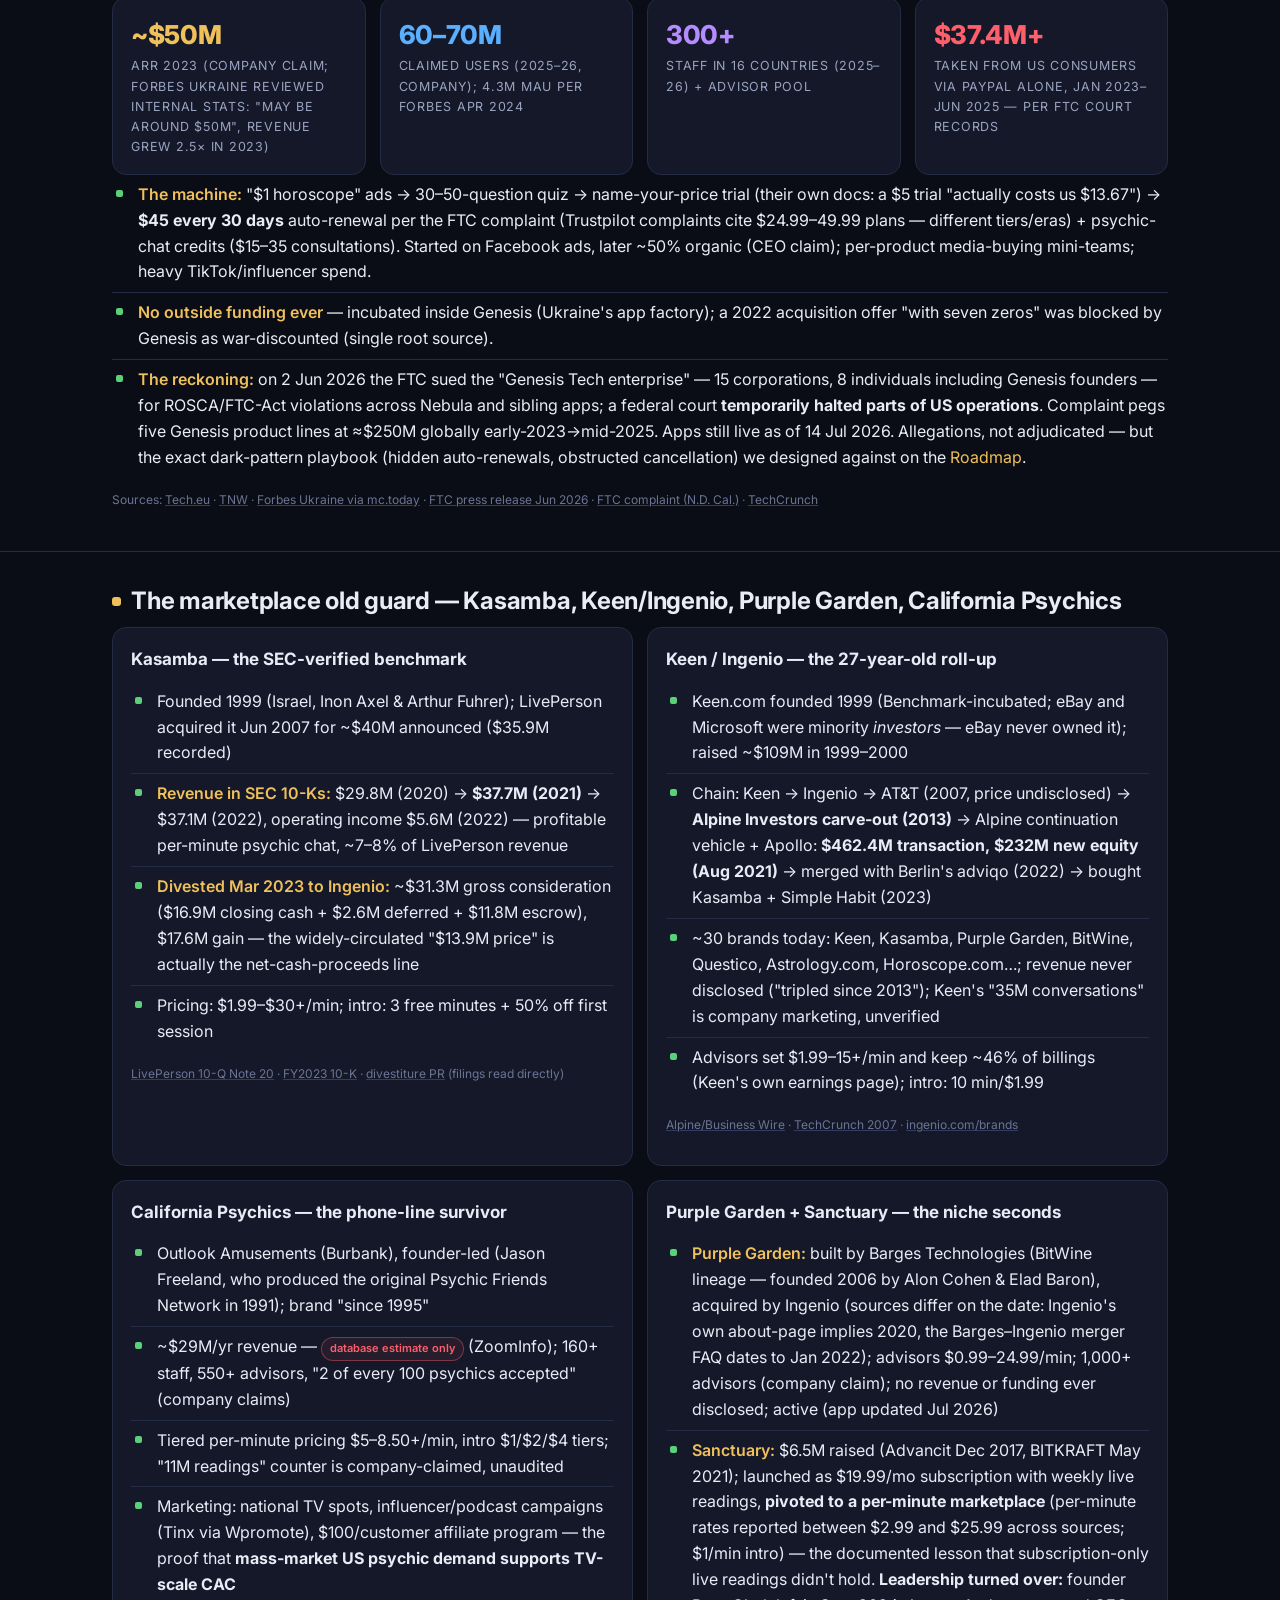
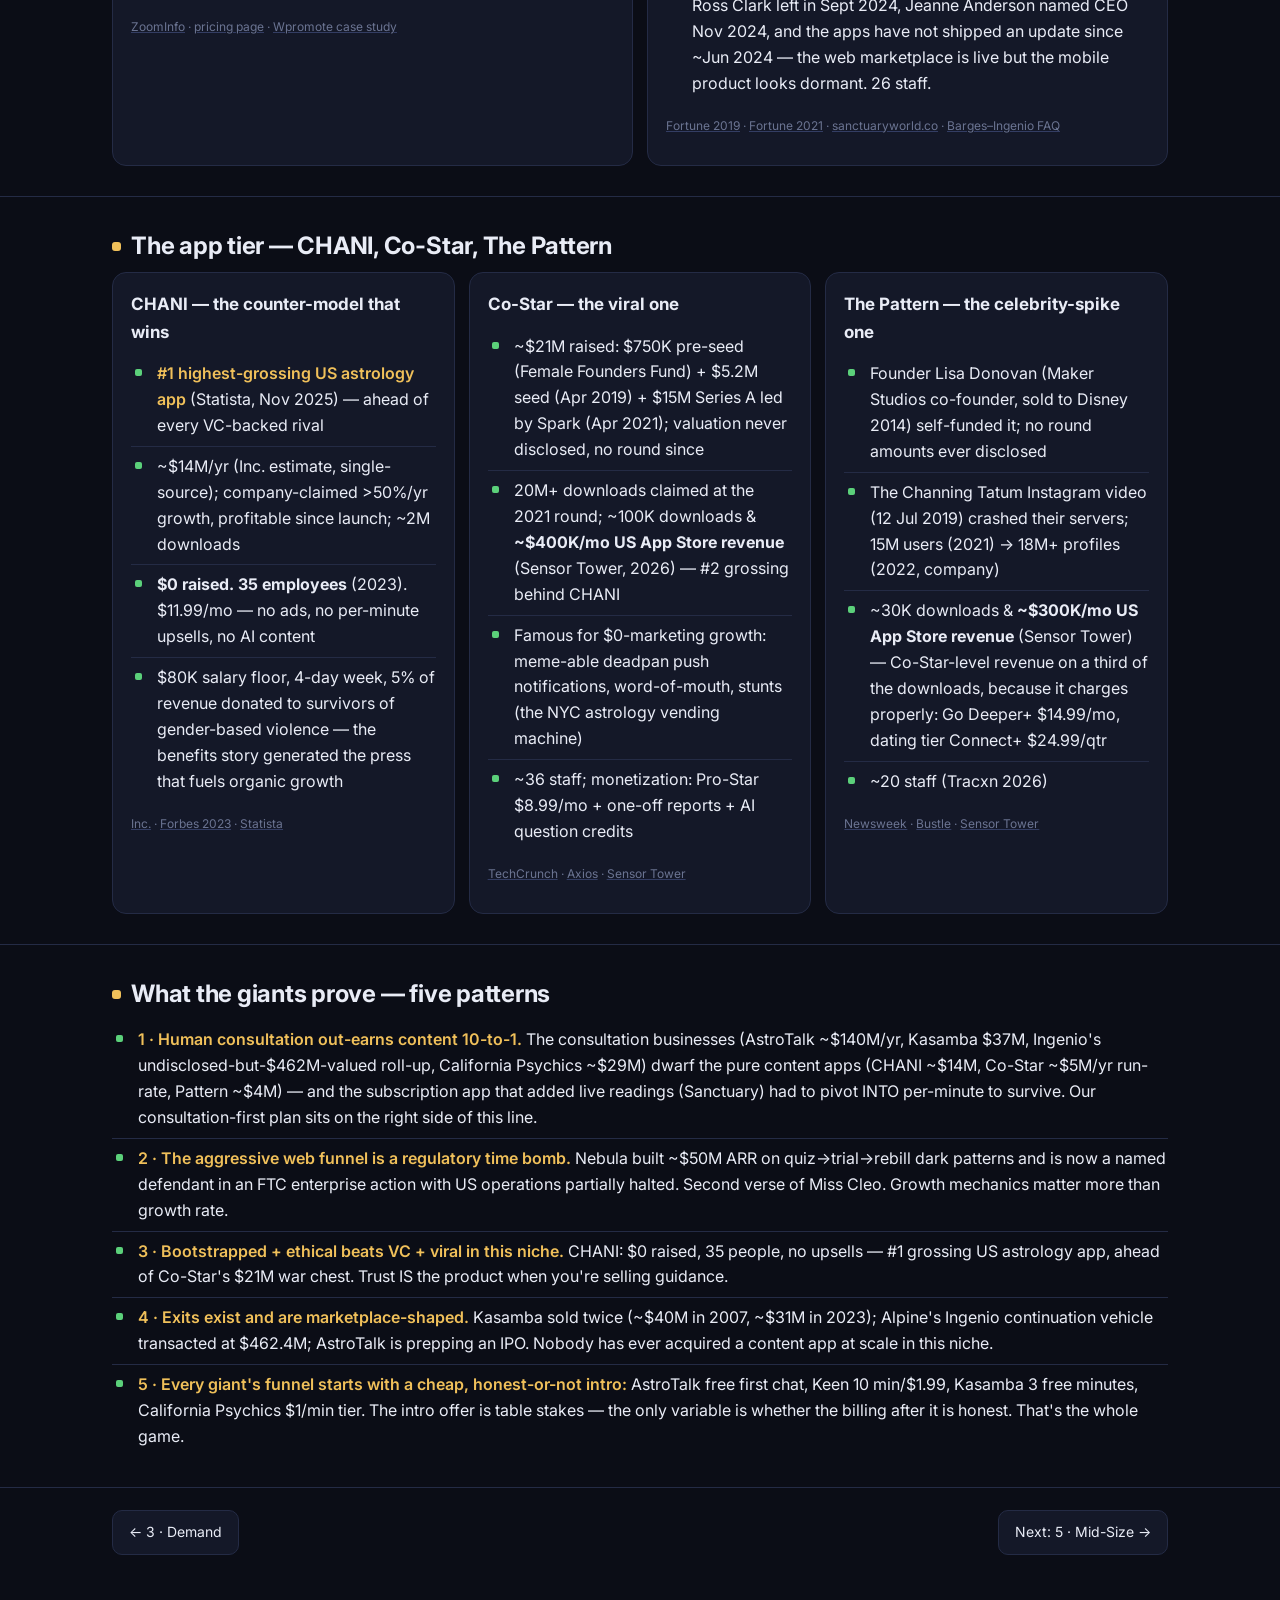
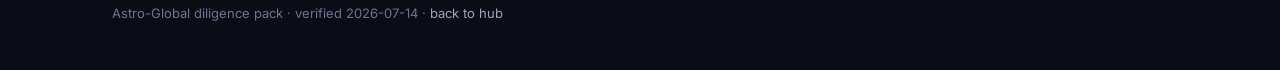
<file: giants.html>
<!doctype html><html lang="en"><head>
<meta charset="utf-8"><meta name="viewport" content="width=device-width,initial-scale=1">
<meta name="robots" content="noindex,nofollow">
<link rel="icon" href="assets/favicon.svg" type="image/svg+xml"><meta name="theme-color" content="#0b0d16">
<title>The Giants — $MM/Month Astrology Businesses — Astro-Global</title>
<meta name="description" content="Verified case studies of the biggest astrology businesses: AstroTalk, Nebula/OBRIO, Co-Star, Kasamba, Keen and more.">
<link rel="preconnect" href="https://fonts.googleapis.com"><link rel="preconnect" href="https://fonts.gstatic.com" crossorigin><link href="https://fonts.googleapis.com/css2?family=Inter:wght@400;500;600;700;800&display=swap" rel="stylesheet">
<link rel="stylesheet" href="assets/style.css">
</head><body>
<nav class="toc"><div class="wrap"><a class="brand" href="index.html">✦ Astro<span>Global</span></a><a href="index.html">Hub</a><a href="market.html">1 · Market</a><a href="rules.html">2 · Rules</a><a href="demand.html">3 · Demand</a><a class="on" href="giants.html">4 · Giants</a><a href="midsize.html">5 · Mid-Size</a><a href="small.html">6 · Small Ops</a><a href="expansion.html">7 · Expansion</a><a href="roadmap.html">🚀 Roadmap</a><a href="launch.html">✶ Launch Plan</a><a href="blueprint.html">🗺️ Roadmap</a><a href="sheet.html">📋 For Sheets</a></div></nav>

<header class="hero"><div class="wrap">
<div class="crumbs"><a href="index.html">Hub</a> / Research 4 of 7</div>
<span class="kicker">✦ Deliverable 4 · The $MM/Month Case Studies</span>
<h1>The Giants: How the Big Money Actually Gets Made</h1>
<p class="lede">Every revenue and valuation figure below was corroborated against 2+ independent reputable sources (regulatory filings via Entrackr/Inc42, investor press, primary company statements) — conflicts are shown, not smoothed over. The pattern across all of them: <b>per-minute human consultation and web-funnel subscriptions make the money; apps alone don't.</b></p>
</div></header>

<section id="astrotalk"><div class="wrap">
<h2><span class="dot"></span>AstroTalk — the model Dominic named, fully verified</h2>
<p class="sub">Astrotalk Services Pvt Ltd, Noida, India. Launched Oct 2017 by Puneet Gupta, solo, bootstrapped — took no institutional money until 2023. Verified from RoC-filing-based reporting (Entrackr, Inc42) + primary sources, 2026-07-14.</p>
<div class="grid g4">
<div class="stat mar"><div class="n">₹1,176Cr</div><div class="l">FY25 revenue (~$140M) · +81% YoY operating</div></div>
<div class="stat leaf"><div class="n">₹651Cr</div><div class="l">FY24 revenue · PAT ₹100Cr filed</div></div>
<div class="stat sky"><div class="n">$300M</div><div class="l">Last confirmed valuation (Jun 2024)</div></div>
<div class="stat berry"><div class="n">100M+</div><div class="l">Google Play downloads (verified on listing)</div></div>
</div>

<h3>The verified revenue curve</h3>
<div class="tbl-wrap"><table><thead><tr><th>FY</th><th>Operating revenue</th><th>Profit (PAT, filed)</th><th>Notes</th></tr></thead><tbody>
<tr><td class="num">FY22</td><td class="num">₹115.36 Cr</td><td class="num">₹5.74 Cr</td><td>Single-outlet (Entrackr, RoC-based)</td></tr>
<tr><td class="num">FY23</td><td class="num">₹283.32 Cr</td><td class="num">₹8.5 Cr</td><td>2.4× YoY; founder claimed ₹27 Cr profit — filed figure is ₹8.5 Cr</td></tr>
<tr><td class="num">FY24</td><td class="num">₹651.12 Cr</td><td class="num">₹99.99 Cr</td><td>+130% revenue, 12× profit; India ₹529.6 Cr / overseas ₹121.4 Cr (4.2×)</td></tr>
<tr><td class="num">FY25</td><td class="num">₹1,176 Cr</td><td class="num">₹32.84 Cr</td><td>+81% operating revenue; PAT down ~67% vs the filed FY24 figure (press's "−62%" uses a restated FY24 base) on ~₹120 Cr one-time employee expense + ~₹80 Cr non-cash items — company's adjusted PBT framing: ₹285 Cr</td></tr>
</tbody></table></div>
<div class="note red"><b>Trap to avoid when citing them:</b> the "₹250 Cr profit" headline circulating in mid-2025 press is the company's <i>adjusted PBT</i> story; the filed FY25 PAT is ₹32.84 Cr. And the "unicorn" tag is not real yet — $1.3–1.5B was only <i>sought</i> (Jul 2025 reports); the Hornbill deal collapsed (Oct 2025, single-source); last closed valuation is $300M. No IPO DRHP filed as of Jul 2026 (CFO hired Aug 2025 for IPO prep).</div>

<h3>How the machine works</h3>
<div class="grid g2">
<div class="card"><h3>The model</h3><ul class="clean">
<li><span class="k">Per-minute chat/call marketplace:</span> ₹10–200+/min (live site shows ₹18–159/min), typical session spend ₹500–1,500, first chat free, prepaid wallet (₹50–1,00,000) — no subscriptions at all</li>
<li><span class="k">1:1 consultations = 90–95% of revenue;</span> ~65% of consults via chat; livestream ~5%</li>
<li><span class="k">Supply side:</span> 13,000 practitioners (2023) → 45,634 (Jul 2025); marketplace contractors, not employees (staff ~200 at Feb 2024)</li>
<li><span class="k">Astrologer payouts</span> are the #1 cost (FY24 "legal & professional charges" ₹319 Cr vs ₹651 Cr revenue); the exact commission split has never been officially disclosed (third-party claims range 20%–50% — unverified)</li>
</ul></div>
<div class="card"><h3>The growth engine</h3><ul class="clean">
<li><span class="k">Performance marketing is the core:</span> ad spend ₹162.68 Cr FY24 → marketing ₹331.2 Cr FY25 (~28% of revenue)</li>
<li><span class="k">Founder-stated funnel economics (Inc42, Nov 2023):</span> blended CAC $6–9, recovered in 6–8 months; <b>80% of revenue from repeat customers</b>; ~half of monthly transacting users from paid campaigns</li>
<li><span class="k">Celebrity endorsements at scale:</span> Ranbir Kapoor, Shraddha Kapoor, Virender Sehwag etc.; World Cup 2023 ₹100 Cr wallet-pledge PR stunt</li>
<li><span class="k">Funding:</span> bootstrapped 2017–2021 → ~$20M Series A (Left Lane Capital, closed Feb 2024, ~$200–211M post) → $9.5M filed tranche of ~$14M extension at $300M (Jun 2024); lifetime ~$34M</li>
</ul></div>
</div>

<h3>What matters for our plan</h3>
<ul class="clean">
<li><span class="k">International is the growth vector and it's exactly our target geos:</span> overseas (US/UK/CA/AU, primarily NRI/diaspora) revenue went ₹29 Cr-ish (FY23, 17%) → ₹121.44 Cr (FY24, 18.7%, 4.2× YoY) — under the same brand, no separate international app.</li>
<li><span class="k">The e-commerce arm is the fastest-growing piece:</span> Astrotalk Store (Nov 2024) did ₹140+ Cr in year one at ₹200 Cr ARR — full breakdown on <a href="expansion.html">Expansion</a>. Notably, less than 3% of e-com revenue comes from astrologer recommendations (per Inc42's e-commerce report) — they sell spiritual commerce broadly, not just prescribed remedies.</li>
<li><span class="k">The founding story is a marketing asset:</span> non-believer analyst gets an accurate chart reading (colleague-astrologer predicted his business partner's exit ~2 years out; it happened in Mar 2017), pivots his dying IT firm into AstroTalk. Verified across 3 tellings incl. the founder's own. (Correction to the common retelling: the near-shutdown was CodeYeti, his IT company — not AstroTalk.)</li>
<li><span class="k">Profitability came from day one economics, not scale:</span> profitable at ₹115 Cr (FY22) and every year since — per-minute marketplaces monetize immediately when supply is commission-based.</li>
</ul>
<p class="src">Sources: <a href="https://entrackr.com/fintrackr/astrotalk-profit-zooms-12x-to-rs-100-cr-in-fy24-7560040" target="_blank" rel="noopener">Entrackr FY24</a> · <a href="https://inc42.com/buzz/astrotalks-fy24-profit-jumps-multifold-to-inr-100-cr/" target="_blank" rel="noopener">Inc42 FY24</a> · <a href="https://www.outlookbusiness.com/news/astrotalk-reports-85-revenue-growth-in-fy25-as-tier-i-cities-boost-platform-activity" target="_blank" rel="noopener">Outlook Business FY25</a> · <a href="https://entrackr.com/2024/06/exclusive-astrotalk-raises-9-5-mn-at-a-valuation-of-300-mn/" target="_blank" rel="noopener">Entrackr valuation</a> · <a href="https://inc42.com/startups/astrotalk-astrology-startup-decoding-fy23-profits-expansion/" target="_blank" rel="noopener">Inc42 founder interview</a> · <a href="https://play.google.com/store/apps/details?id=com.astrotalk&hl=en_IN" target="_blank" rel="noopener">Google Play listing</a> · <a href="https://www.linkedin.com/pulse/story-behind-founding-astrotalk-non-believer-astrology-puneet-gupta" target="_blank" rel="noopener">Founder's own account</a></p>
</div></section>

<section id="scoreboard"><div class="wrap">
<h2><span class="dot"></span>The scoreboard — every major player, best verified figure</h2>
<div class="tbl-wrap"><table><thead><tr><th>Company</th><th>Best verified revenue signal</th><th>Funding / ownership</th><th>Team</th><th>Model</th><th>Status Jul 2026</th></tr></thead><tbody>
<tr><td><b>AstroTalk</b> 🇮🇳</td><td class="num">₹1,176Cr FY25 (~$140M) — filings</td><td class="num">~$34M raised · $300M val</td><td class="num">~200 + 45K contractors</td><td>Per-minute marketplace + commerce</td><td><span class="badge win">Operating, IPO prep</span></td></tr>
<tr><td><b>Nebula / OBRIO</b> 🇺🇦</td><td class="num">~$50M ARR 2023 (company; Forbes-reviewed) · >$37.4M US PayPal alone Jan 23–Jun 25 (FTC court records)</td><td class="num">Genesis-incubated, no outside rounds</td><td class="num">300+</td><td>Quiz→trial→subscription web funnel + advisor marketplace</td><td><span class="badge hot">⚠ FTC lawsuit Jun 2026</span></td></tr>
<tr><td><b>Kasamba</b> 🇮🇱</td><td class="num">$37.1M revenue 2022 (SEC 10-K)</td><td class="num">Sold to Ingenio Mar 2023, ~$31.3M gross</td><td class="num">—</td><td>Per-minute psychic chat/phone</td><td><span class="badge win">Operating (Ingenio)</span></td></tr>
<tr><td><b>Keen / Ingenio</b> 🇺🇸</td><td class="num">Never disclosed; Alpine continuation vehicle valued the deal at $462.4M (2021)</td><td class="num">~$109M raised 1999–2000; Alpine Investors since 2013</td><td class="num">~380+ at 2022 adviqo merger</td><td>Marketplace; ~30-brand roll-up</td><td><span class="badge win">Operating</span></td></tr>
<tr><td><b>California Psychics</b> 🇺🇸</td><td class="num">~$29M/yr (ZoomInfo estimate only)</td><td class="num">Founder-led (Outlook Amusements)</td><td class="num">160+ staff · 550+ advisors</td><td>Tiered per-minute phone/chat</td><td><span class="badge win">Operating</span></td></tr>
<tr><td><b>CHANI</b> 🇺🇸</td><td class="num">#1 highest-grossing US astrology app (Statista Nov 2025) · ~$14M/yr (Inc. estimate)</td><td class="num">$0 — bootstrapped, no VC</td><td class="num">35 (2023)</td><td>$11.99/mo subscription, no upsells</td><td><span class="badge win">Operating</span></td></tr>
<tr><td><b>Co-Star</b> 🇺🇸</td><td class="num">~$400K/mo US App Store (Sensor Tower)</td><td class="num">~$21M raised (Spark-led A, 2021)</td><td class="num">~36</td><td>Freemium + microtransactions + AI credits</td><td><span class="badge win">Operating</span></td></tr>
<tr><td><b>The Pattern</b> 🇺🇸</td><td class="num">~$300K/mo US App Store (Sensor Tower)</td><td class="num">Self-funded (Maker Studios exit money)</td><td class="num">~20</td><td>Subscription ($14.99/mo) + dating tier</td><td><span class="badge win">Operating</span></td></tr>
<tr><td><b>Sanctuary</b> 🇺🇸</td><td class="num">Never disclosed</td><td class="num">$6.5M (Advancit, BITKRAFT)</td><td class="num">26</td><td>Pivoted: subscription → per-minute marketplace</td><td><span class="badge win">Operating</span></td></tr>
</tbody></table></div>
<p class="sub">Every figure labeled per its evidence grade in the detail below. Analytics estimates attributed (Sensor Tower, ZoomInfo, Statista); company claims marked as such.</p>
</div></section>

<section id="nebula"><div class="wrap">
<h2><span class="dot"></span>Nebula / OBRIO — the web-funnel rocket that just hit the regulator</h2>
<div class="grid g4">
<div class="stat mar"><div class="n">~$50M</div><div class="l">ARR 2023 (company claim; Forbes Ukraine reviewed internal stats: "may be around $50M", revenue grew 2.5× in 2023)</div></div>
<div class="stat sky"><div class="n">60–70M</div><div class="l">Claimed users (2025–26, company); 4.3M MAU per Forbes Apr 2024</div></div>
<div class="stat berry"><div class="n">300+</div><div class="l">Staff in 16 countries (2025–26) + advisor pool</div></div>
<div class="stat chili"><div class="n">$37.4M+</div><div class="l">Taken from US consumers via PayPal alone, Jan 2023–Jun 2025 — per FTC court records</div></div>
</div>
<ul class="clean">
<li><span class="k">The machine:</span> "$1 horoscope" ads → 30–50-question quiz → name-your-price trial (their own docs: a $5 trial "actually costs us $13.67") → <b>$45 every 30 days</b> auto-renewal per the FTC complaint (Trustpilot complaints cite $24.99–49.99 plans — different tiers/eras) + psychic-chat credits ($15–35 consultations). Started on Facebook ads, later ~50% organic (CEO claim); per-product media-buying mini-teams; heavy TikTok/influencer spend.</li>
<li><span class="k">No outside funding ever</span> — incubated inside Genesis (Ukraine's app factory); a 2022 acquisition offer "with seven zeros" was blocked by Genesis as war-discounted (single root source).</li>
<li><span class="k">The reckoning:</span> on 2 Jun 2026 the FTC sued the "Genesis Tech enterprise" — 15 corporations, 8 individuals including Genesis founders — for ROSCA/FTC-Act violations across Nebula and sibling apps; a federal court <b>temporarily halted parts of US operations</b>. Complaint pegs five Genesis product lines at ≈$250M globally early-2023→mid-2025. Apps still live as of 14 Jul 2026. Allegations, not adjudicated — but the exact dark-pattern playbook (hidden auto-renewals, obstructed cancellation) we designed against on the <a href="roadmap.html">Roadmap</a>.</li>
</ul>
<p class="src">Sources: <a href="https://tech.eu/2023/12/05/obrio/" target="_blank" rel="noopener">Tech.eu</a> · <a href="https://thenextweb.com/news/ukrainian-startup-astrology-app-nebula-thriving-despite-war" target="_blank" rel="noopener">TNW</a> · <a href="https://mc.today/uk/yak-uber-tilki-dlya-astrologiv-yak-zaroblyaye-zastosunok-z-goroskopami-z-ekosistemi-genesis/" target="_blank" rel="noopener">Forbes Ukraine via mc.today</a> · <a href="https://www.ftc.gov/news-events/news/press-releases/2026/06/ftc-sues-stop-sprawling-enterprise-operating-unlawful-subscription-schemes" target="_blank" rel="noopener">FTC press release Jun 2026</a> · <a href="https://www.ftc.gov/system/files/ftc_gov/pdf/Growthmind-Wisey-Complaint.pdf" target="_blank" rel="noopener">FTC complaint (N.D. Cal.)</a> · <a href="https://techcrunch.com/2026/06/17/ftc-lawsuit-reveals-how-subscription-scam-networks-evade-app-store-enforcement/" target="_blank" rel="noopener">TechCrunch</a></p>
</div></section>

<section id="marketplaces"><div class="wrap">
<h2><span class="dot"></span>The marketplace old guard — Kasamba, Keen/Ingenio, Purple Garden, California Psychics</h2>
<div class="grid g2">
<div class="card"><h3>Kasamba — the SEC-verified benchmark</h3><ul class="clean">
<li>Founded 1999 (Israel, Inon Axel & Arthur Fuhrer); LivePerson acquired it Jun 2007 for ~$40M announced ($35.9M recorded)</li>
<li><span class="k">Revenue in SEC 10-Ks:</span> $29.8M (2020) → <b>$37.7M (2021)</b> → $37.1M (2022), operating income $5.6M (2022) — profitable per-minute psychic chat, ~7–8% of LivePerson revenue</li>
<li><span class="k">Divested Mar 2023 to Ingenio:</span> ~$31.3M gross consideration ($16.9M closing cash + $2.6M deferred + $11.8M escrow), $17.6M gain — the widely-circulated "$13.9M price" is actually the net-cash-proceeds line</li>
<li>Pricing: $1.99–$30+/min; intro: 3 free minutes + 50% off first session</li>
</ul>
<p class="src"><a href="https://www.sec.gov/Archives/edgar/data/1102993/000110299323000048/lpsn-20230331.htm" target="_blank" rel="noopener">LivePerson 10-Q Note 20</a> · <a href="https://www.sec.gov/Archives/edgar/data/1102993/000110299324000037/lpsn-20231231.htm" target="_blank" rel="noopener">FY2023 10-K</a> · <a href="https://www.prnewswire.com/news-releases/liveperson-divests-kasamba-301780178.html" target="_blank" rel="noopener">divestiture PR</a> (filings read directly)</p></div>
<div class="card"><h3>Keen / Ingenio — the 27-year-old roll-up</h3><ul class="clean">
<li>Keen.com founded 1999 (Benchmark-incubated; eBay and Microsoft were minority <i>investors</i> — eBay never owned it); raised ~$109M in 1999–2000</li>
<li>Chain: Keen → Ingenio → AT&T (2007, price undisclosed) → <b>Alpine Investors carve-out (2013)</b> → Alpine continuation vehicle + Apollo: <b>$462.4M transaction, $232M new equity (Aug 2021)</b> → merged with Berlin's adviqo (2022) → bought Kasamba + Simple Habit (2023)</li>
<li>~30 brands today: Keen, Kasamba, Purple Garden, BitWine, Questico, Astrology.com, Horoscope.com…; revenue never disclosed ("tripled since 2013"); Keen's "35M conversations" is company marketing, unverified</li>
<li>Advisors set $1.99–15+/min and keep ~46% of billings (Keen's own earnings page); intro: 10 min/$1.99</li>
</ul>
<p class="src"><a href="https://www.businesswire.com/news/home/20210805005176/en/Alpine-Investors-Completes-Second-Single-Asset-Continuation-Vehicle-with-Ingenio-LLC" target="_blank" rel="noopener">Alpine/Business Wire</a> · <a href="https://techcrunch.com/2007/11/19/att-acquires-ingenio-and-their-pay-per-call-network/" target="_blank" rel="noopener">TechCrunch 2007</a> · <a href="https://www.ingenio.com/brands" target="_blank" rel="noopener">ingenio.com/brands</a></p></div>
<div class="card"><h3>California Psychics — the phone-line survivor</h3><ul class="clean">
<li>Outlook Amusements (Burbank), founder-led (Jason Freeland, who produced the original Psychic Friends Network in 1991); brand "since 1995"</li>
<li>~$29M/yr revenue — <span class="badge hot">database estimate only</span> (ZoomInfo); 160+ staff, 550+ advisors, "2 of every 100 psychics accepted" (company claims)</li>
<li>Tiered per-minute pricing $5–8.50+/min, intro $1/$2/$4 tiers; "11M readings" counter is company-claimed, unaudited</li>
<li>Marketing: national TV spots, influencer/podcast campaigns (Tinx via Wpromote), $100/customer affiliate program — the proof that <b>mass-market US psychic demand supports TV-scale CAC</b></li>
</ul>
<p class="src"><a href="https://www.zoominfo.com/c/outlook-amusements-inc/185795121" target="_blank" rel="noopener">ZoomInfo</a> · <a href="https://www.californiapsychics.com/pricing" target="_blank" rel="noopener">pricing page</a> · <a href="https://www.wpromote.com/case-studies/california-psychics" target="_blank" rel="noopener">Wpromote case study</a></p></div>
<div class="card"><h3>Purple Garden + Sanctuary — the niche seconds</h3><ul class="clean">
<li><span class="k">Purple Garden:</span> built by Barges Technologies (BitWine lineage — founded 2006 by Alon Cohen & Elad Baron), acquired by Ingenio (sources differ on the date: Ingenio's own about-page implies 2020, the Barges–Ingenio merger FAQ dates to Jan 2022); advisors $0.99–24.99/min; 1,000+ advisors (company claim); no revenue or funding ever disclosed; active (app updated Jul 2026)</li>
<li><span class="k">Sanctuary:</span> $6.5M raised (Advancit Dec 2017, BITKRAFT May 2021); launched as $19.99/mo subscription with weekly live readings, <b>pivoted to a per-minute marketplace</b> (per-minute rates reported between $2.99 and $25.99 across sources; $1/min intro) — the documented lesson that subscription-only live readings didn't hold. <b>Leadership turned over:</b> founder Ross Clark left in Sept 2024, Jeanne Anderson named CEO Nov 2024, and the apps have not shipped an update since ~Jun 2024 — the web marketplace is live but the mobile product looks dormant. 26 staff.</li>
</ul>
<p class="src"><a href="https://fortune.com/2019/03/23/new-astrology-app-sanctuary/" target="_blank" rel="noopener">Fortune 2019</a> · <a href="https://fortune.com/2021/05/11/an-astrology-startup-gets-venture-capital-funding/" target="_blank" rel="noopener">Fortune 2021</a> · <a href="https://www.sanctuaryworld.co/" target="_blank" rel="noopener">sanctuaryworld.co</a> · <a href="https://help.purpleocean.co/hc/en-us/articles/4685260606493-FAQ-for-Barges-Ingenio-Merger" target="_blank" rel="noopener">Barges–Ingenio FAQ</a></p></div>
</div>
</div></section>

<section id="apps"><div class="wrap">
<h2><span class="dot"></span>The app tier — CHANI, Co-Star, The Pattern</h2>
<div class="grid g3">
<div class="card"><h3>CHANI — the counter-model that wins</h3><ul class="clean">
<li><span class="k">#1 highest-grossing US astrology app</span> (Statista, Nov 2025) — ahead of every VC-backed rival</li>
<li>~$14M/yr (Inc. estimate, single-source); company-claimed >50%/yr growth, profitable since launch; ~2M downloads</li>
<li><b>$0 raised. 35 employees</b> (2023). $11.99/mo — no ads, no per-minute upsells, no AI content</li>
<li>$80K salary floor, 4-day week, 5% of revenue donated to survivors of gender-based violence — the benefits story generated the press that fuels organic growth</li>
</ul>
<p class="src"><a href="https://www.inc.com/gabrielle-bienasz/how-this-company-uses-astrology-to-make-business-decisions/91254002" target="_blank" rel="noopener">Inc.</a> · <a href="https://www.forbes.com/sites/hollycorbett/2023/07/31/how-one-tech-company-is-proving-why-taking-care-of-your-employees-is-profitable/" target="_blank" rel="noopener">Forbes 2023</a> · <a href="https://www.statista.com/statistics/1451664/top-horoscope-apps-us-market-revenue/" target="_blank" rel="noopener">Statista</a></p></div>
<div class="card"><h3>Co-Star — the viral one</h3><ul class="clean">
<li>~$21M raised: $750K pre-seed (Female Founders Fund) + $5.2M seed (Apr 2019) + $15M Series A led by Spark (Apr 2021); valuation never disclosed, no round since</li>
<li>20M+ downloads claimed at the 2021 round; ~100K downloads & <b>~$400K/mo US App Store revenue</b> (Sensor Tower, 2026) — #2 grossing behind CHANI</li>
<li>Famous for $0-marketing growth: meme-able deadpan push notifications, word-of-mouth, stunts (the NYC astrology vending machine)</li>
<li>~36 staff; monetization: Pro-Star $8.99/mo + one-off reports + AI question credits</li>
</ul>
<p class="src"><a href="https://techcrunch.com/2019/04/17/co-star-astrology-app-seed-round/" target="_blank" rel="noopener">TechCrunch</a> · <a href="https://www.axios.com/2021/04/14/astrology-app-co-star-raises-15-million-funding" target="_blank" rel="noopener">Axios</a> · <a href="https://app.sensortower.com/overview/1264782561?country=US" target="_blank" rel="noopener">Sensor Tower</a></p></div>
<div class="card"><h3>The Pattern — the celebrity-spike one</h3><ul class="clean">
<li>Founder Lisa Donovan (Maker Studios co-founder, sold to Disney 2014) self-funded it; no round amounts ever disclosed</li>
<li>The Channing Tatum Instagram video (12 Jul 2019) crashed their servers; 15M users (2021) → 18M+ profiles (2022, company)</li>
<li>~30K downloads & <b>~$300K/mo US App Store revenue</b> (Sensor Tower) — Co-Star-level revenue on a third of the downloads, because it charges properly: Go Deeper+ $14.99/mo, dating tier Connect+ $24.99/qtr</li>
<li>~20 staff (Tracxn 2026)</li>
</ul>
<p class="src"><a href="https://www.newsweek.com/what-pattern-everything-you-need-know-about-app-channing-tatum-freaking-out-over-1449099" target="_blank" rel="noopener">Newsweek</a> · <a href="https://www.bustle.com/rule-breakers/the-pattern-lisa-donovan-made-the-best-astrology-app" target="_blank" rel="noopener">Bustle</a> · <a href="https://app.sensortower.com/overview/1071085727?country=US" target="_blank" rel="noopener">Sensor Tower</a></p></div>
</div>
</div></section>

<section id="patterns"><div class="wrap">
<h2><span class="dot"></span>What the giants prove — five patterns</h2>
<ul class="clean">
<li><span class="k">1 · Human consultation out-earns content 10-to-1.</span> The consultation businesses (AstroTalk ~$140M/yr, Kasamba $37M, Ingenio's undisclosed-but-$462M-valued roll-up, California Psychics ~$29M) dwarf the pure content apps (CHANI ~$14M, Co-Star ~$5M/yr run-rate, Pattern ~$4M) — and the subscription app that added live readings (Sanctuary) had to pivot INTO per-minute to survive. Our consultation-first plan sits on the right side of this line.</li>
<li><span class="k">2 · The aggressive web funnel is a regulatory time bomb.</span> Nebula built ~$50M ARR on quiz→trial→rebill dark patterns and is now a named defendant in an FTC enterprise action with US operations partially halted. Second verse of Miss Cleo. Growth mechanics matter more than growth rate.</li>
<li><span class="k">3 · Bootstrapped + ethical beats VC + viral in this niche.</span> CHANI: $0 raised, 35 people, no upsells — #1 grossing US astrology app, ahead of Co-Star's $21M war chest. Trust IS the product when you're selling guidance.</li>
<li><span class="k">4 · Exits exist and are marketplace-shaped.</span> Kasamba sold twice (~$40M in 2007, ~$31M in 2023); Alpine's Ingenio continuation vehicle transacted at $462.4M; AstroTalk is prepping an IPO. Nobody has ever acquired a content app at scale in this niche.</li>
<li><span class="k">5 · Every giant's funnel starts with a cheap, honest-or-not intro:</span> AstroTalk free first chat, Keen 10 min/$1.99, Kasamba 3 free minutes, California Psychics $1/min tier. The intro offer is table stakes — the only variable is whether the billing after it is honest. That's the whole game.</li>
</ul>
</div></section>

<div class="wrap"><div class="pagenav"><a href="demand.html">← 3 · Demand</a><a href="midsize.html">Next: 5 · Mid-Size →</a></div></div>

<footer><div class="wrap">Astro-Global diligence pack · verified 2026-07-14 · <a href="index.html">back to hub</a></div></footer>
</body></html>
</file>
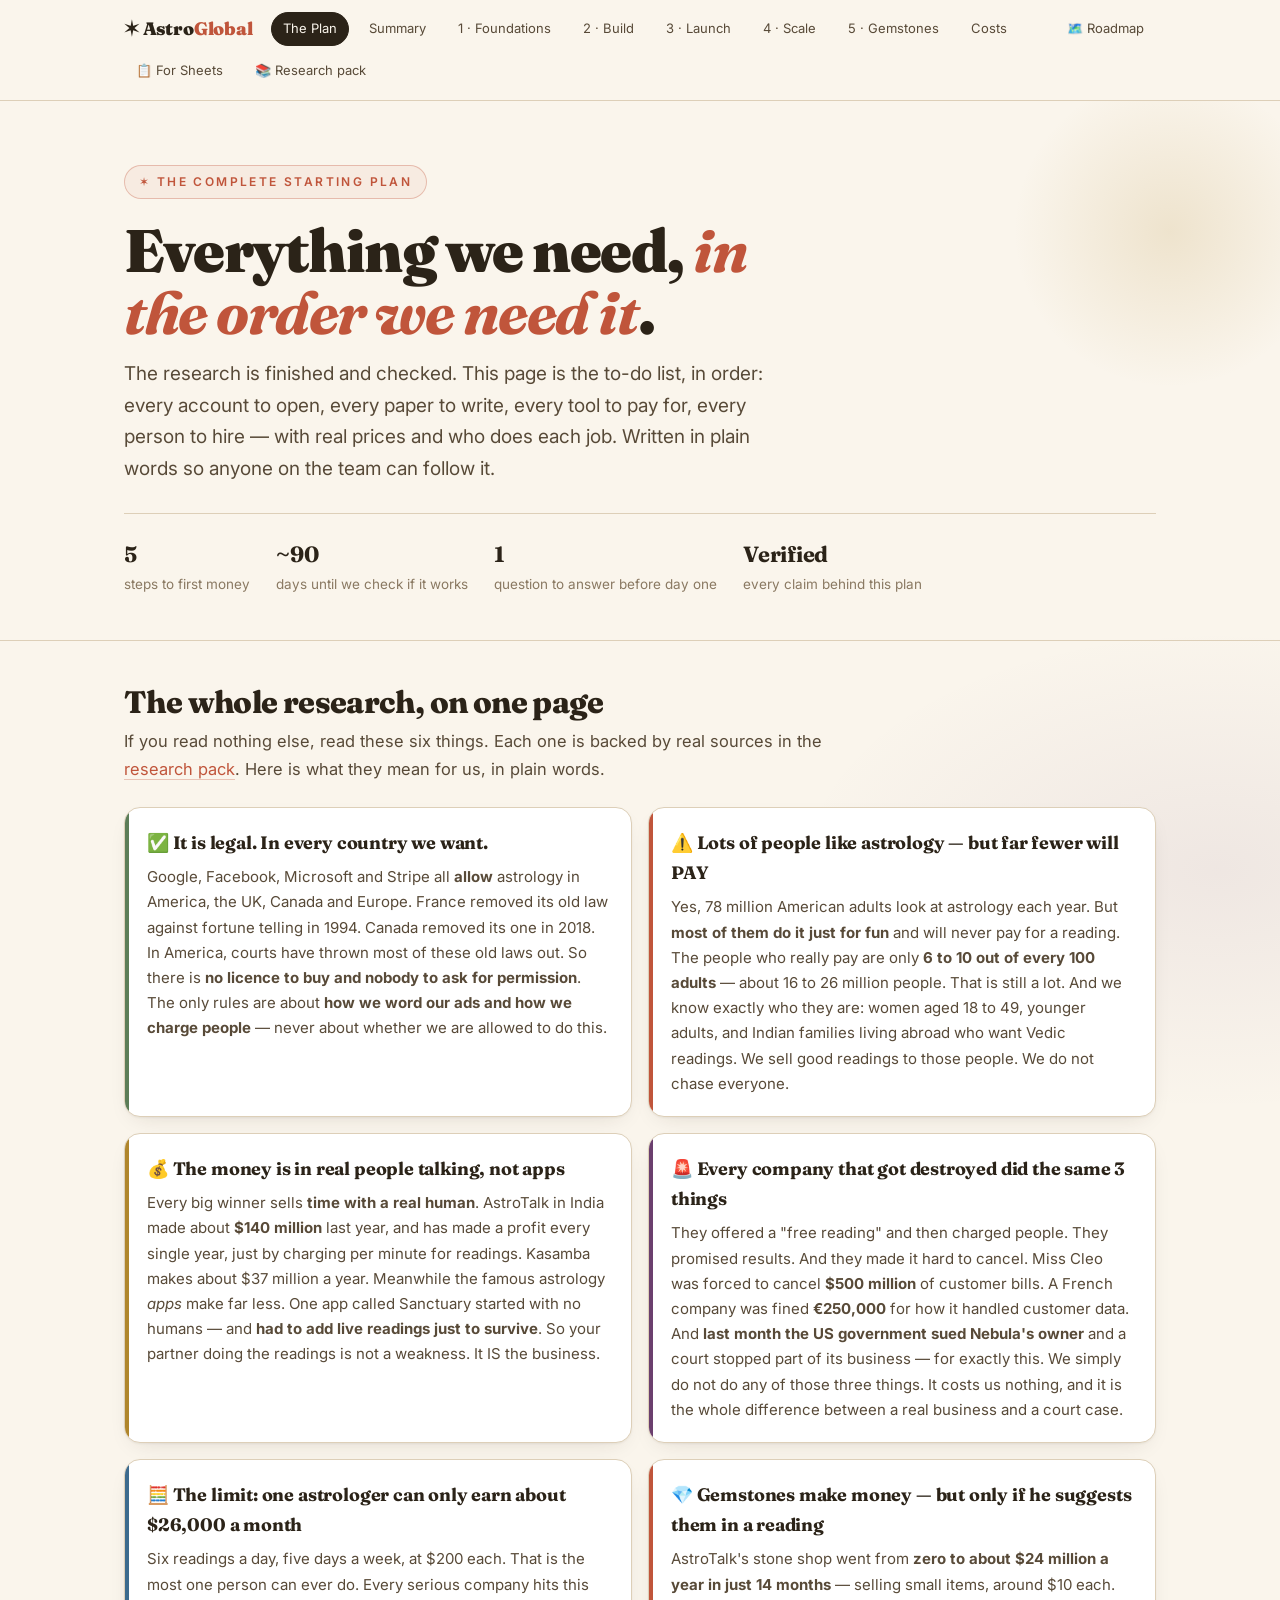
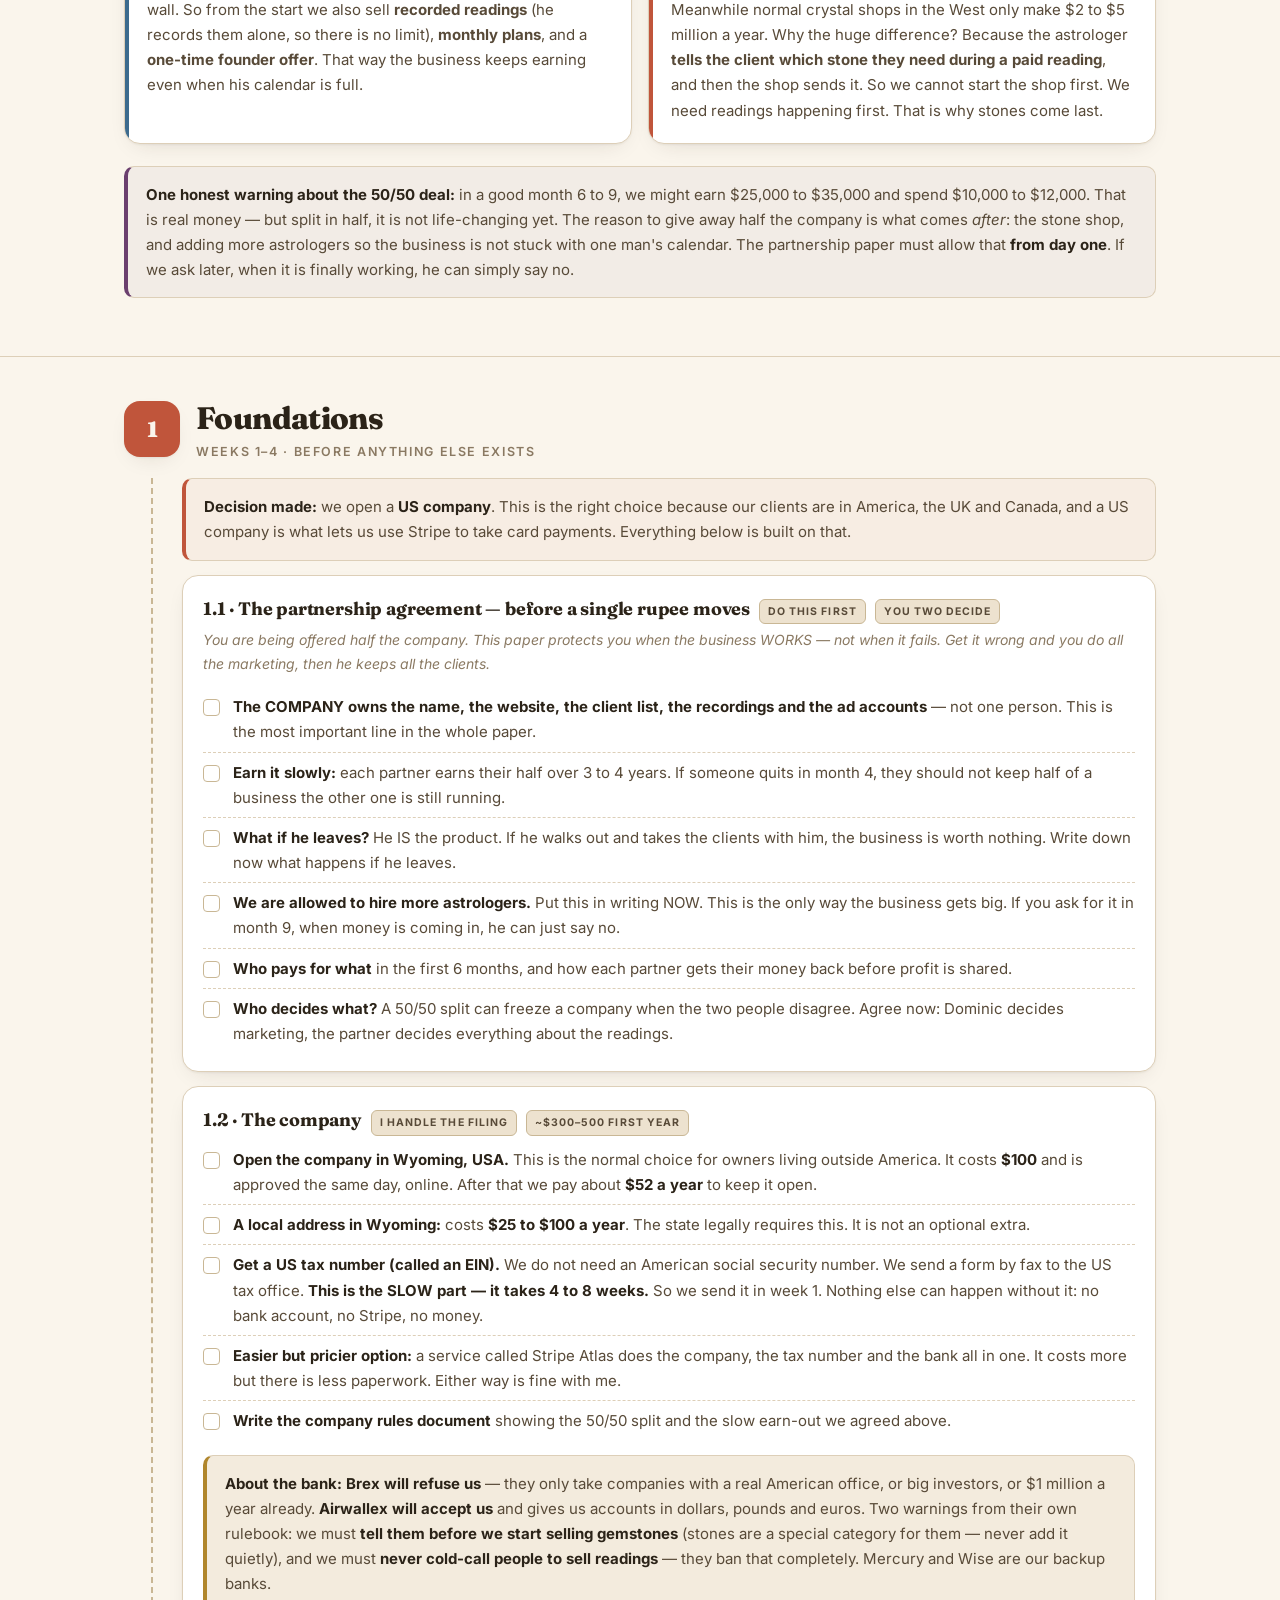
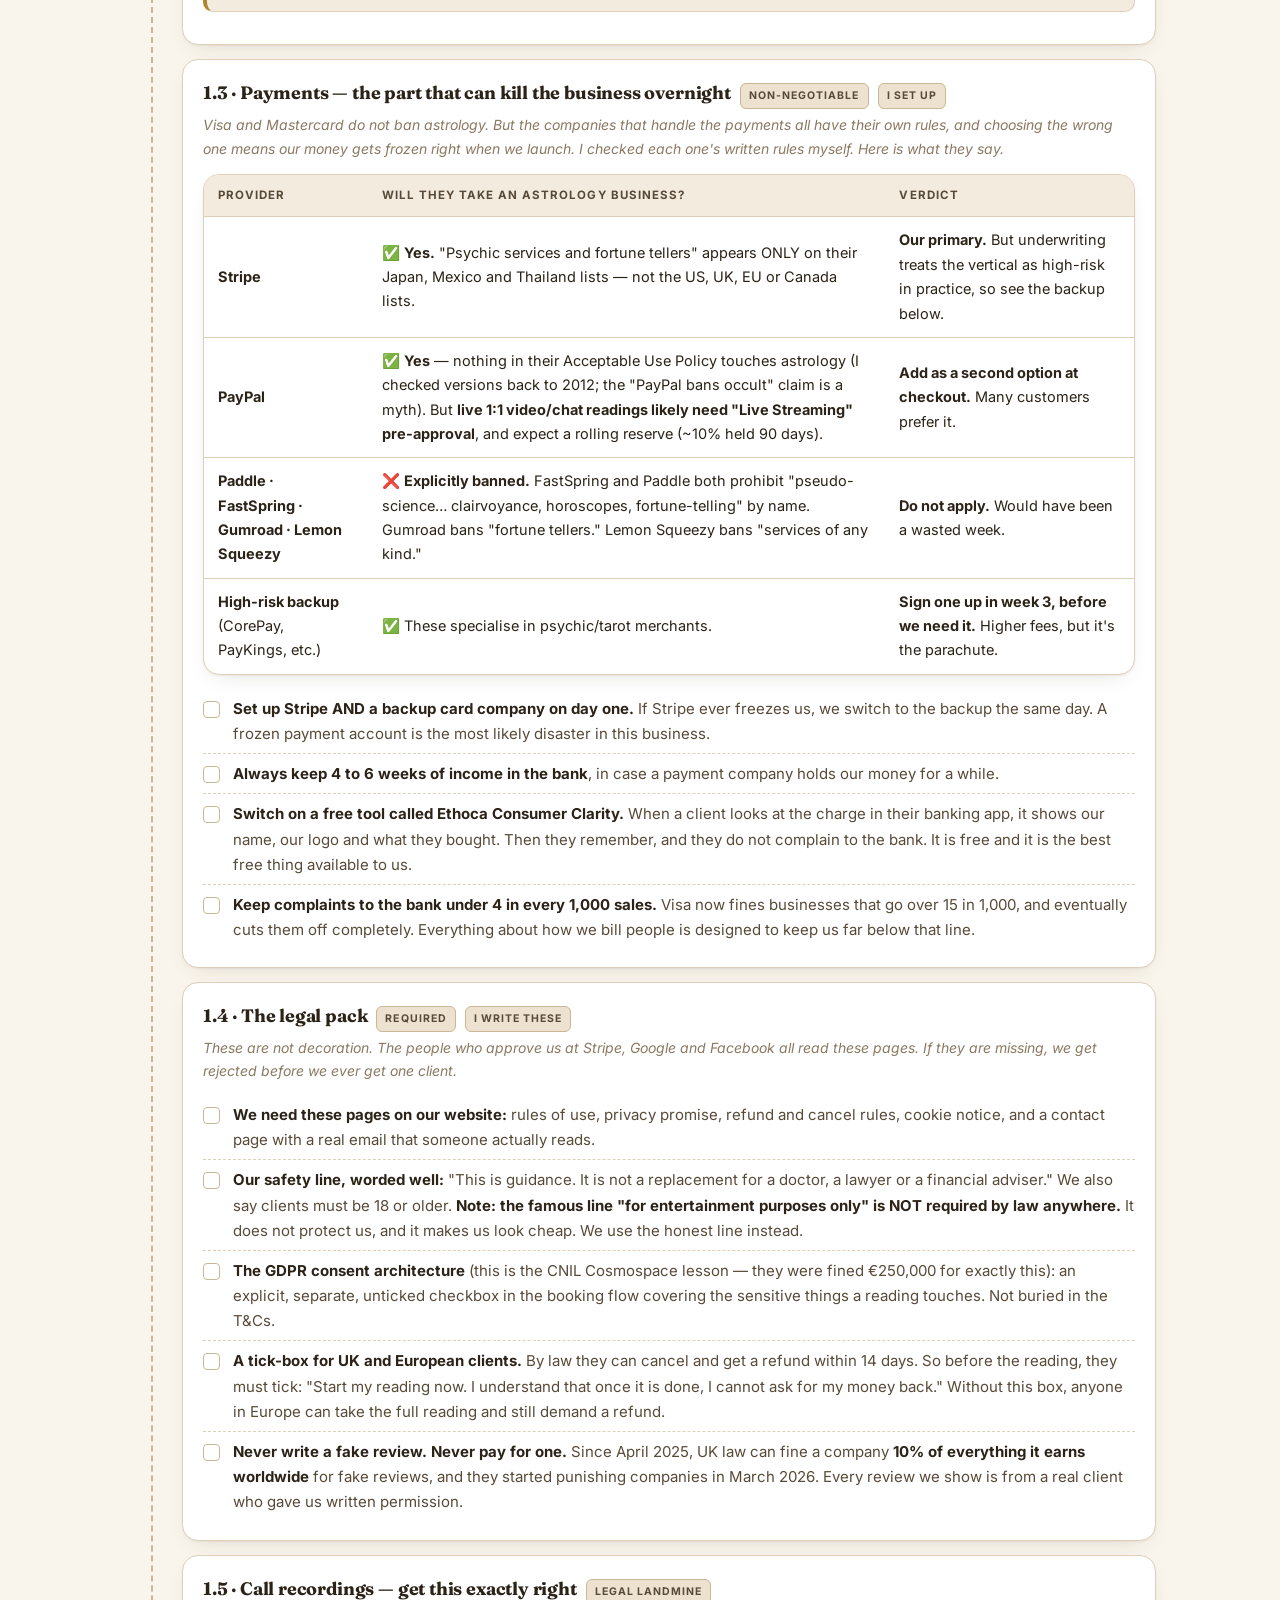
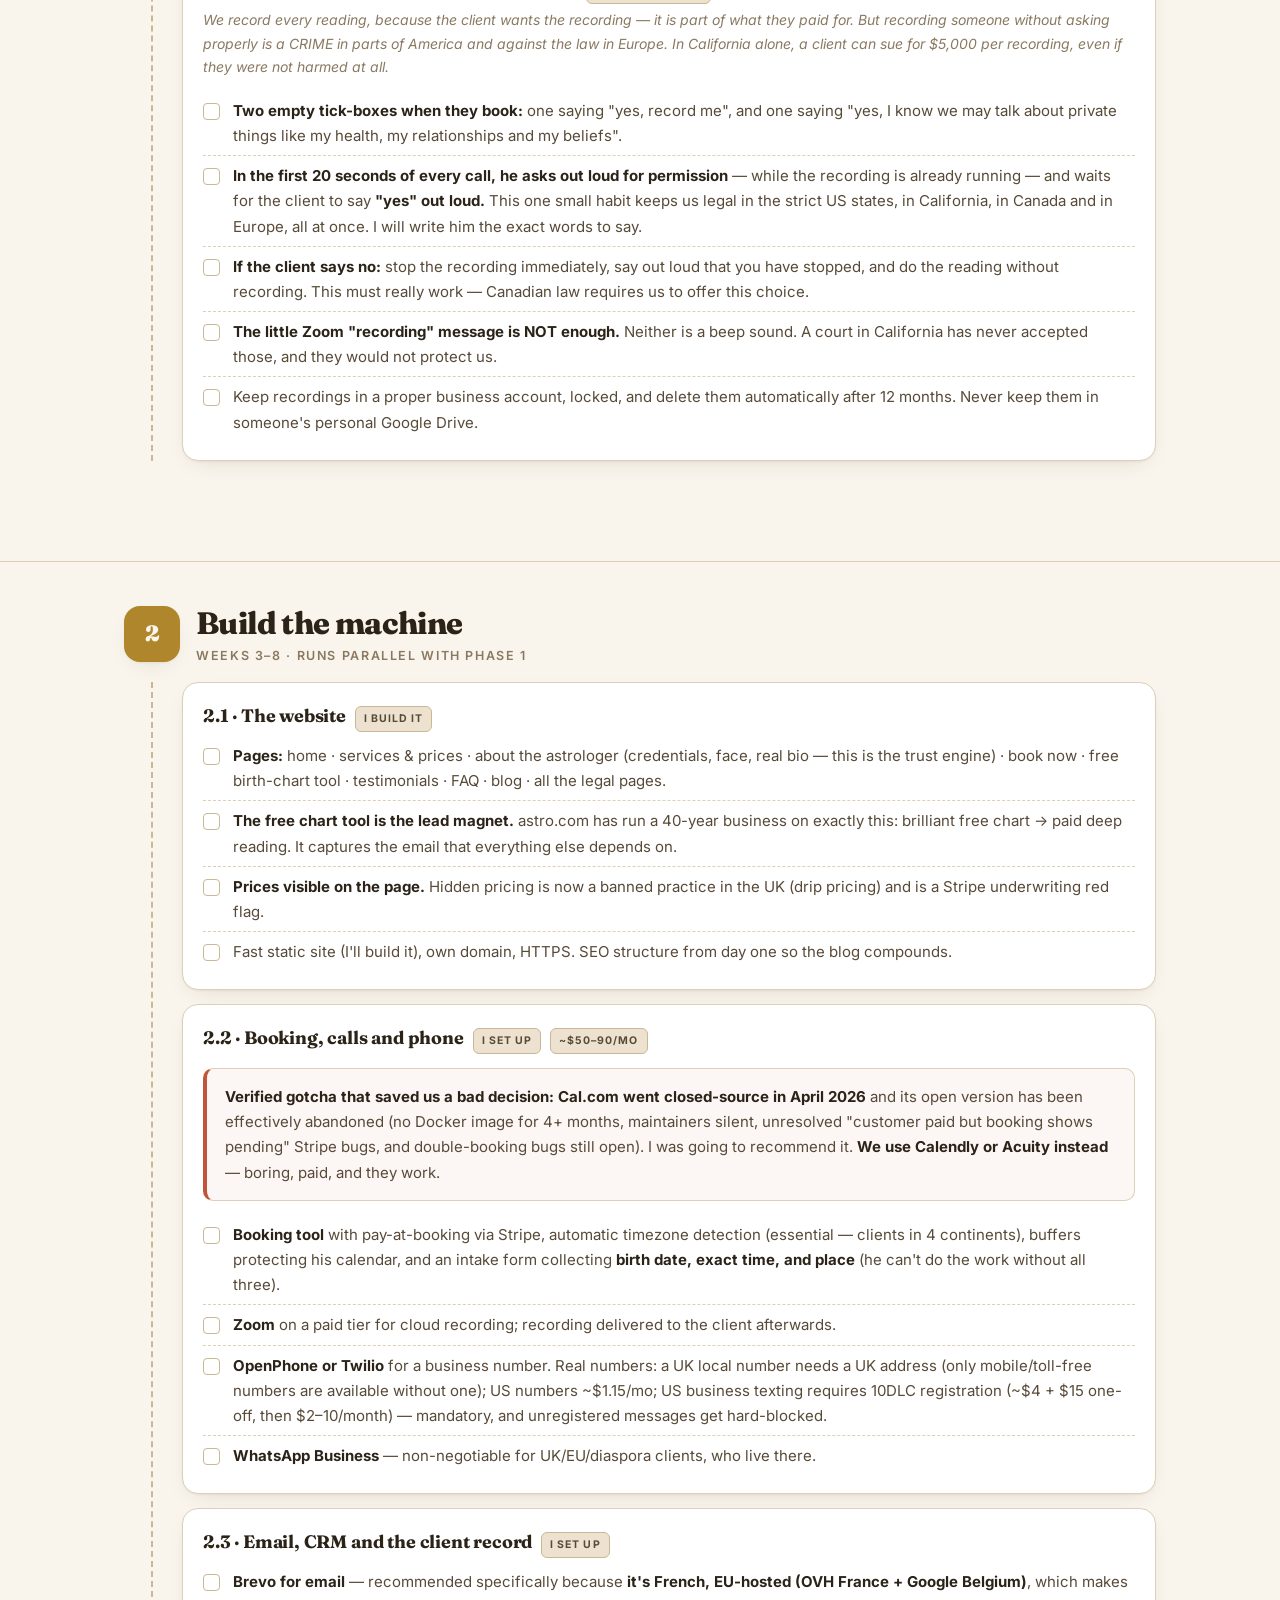
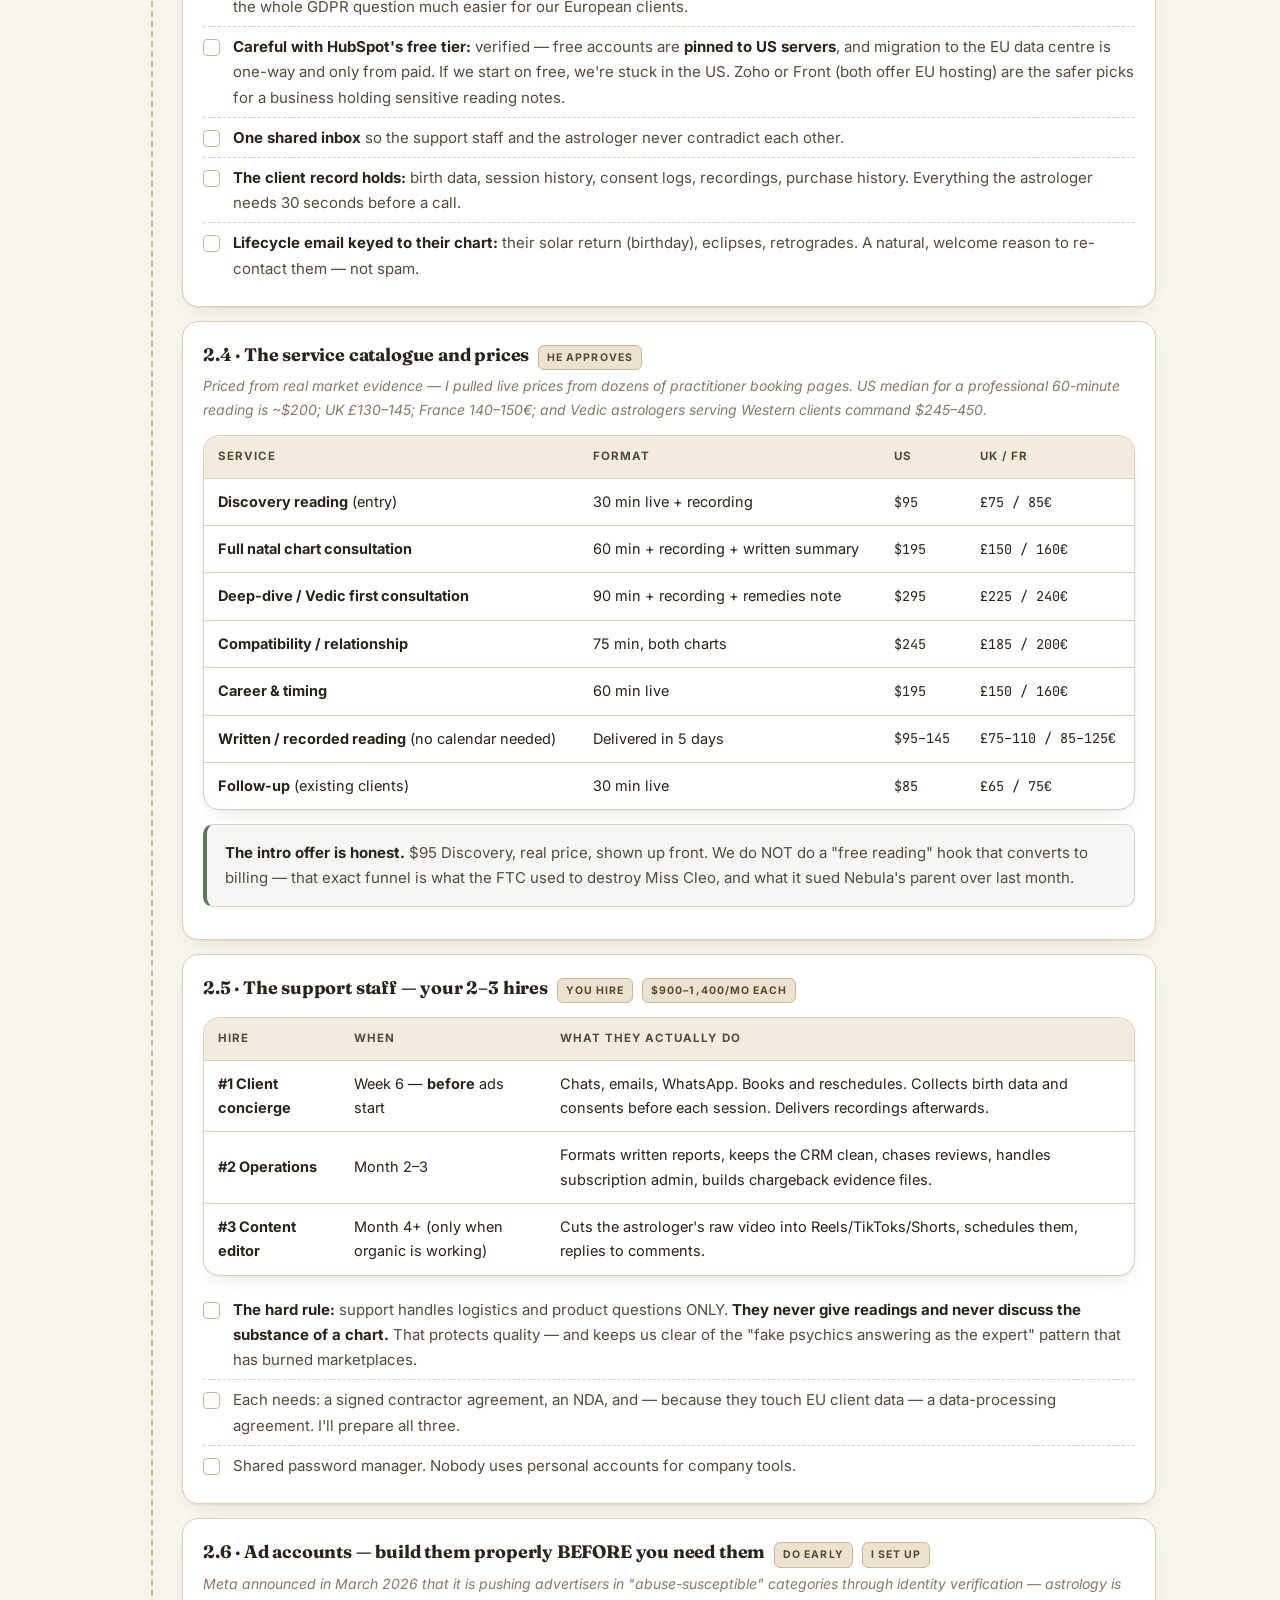
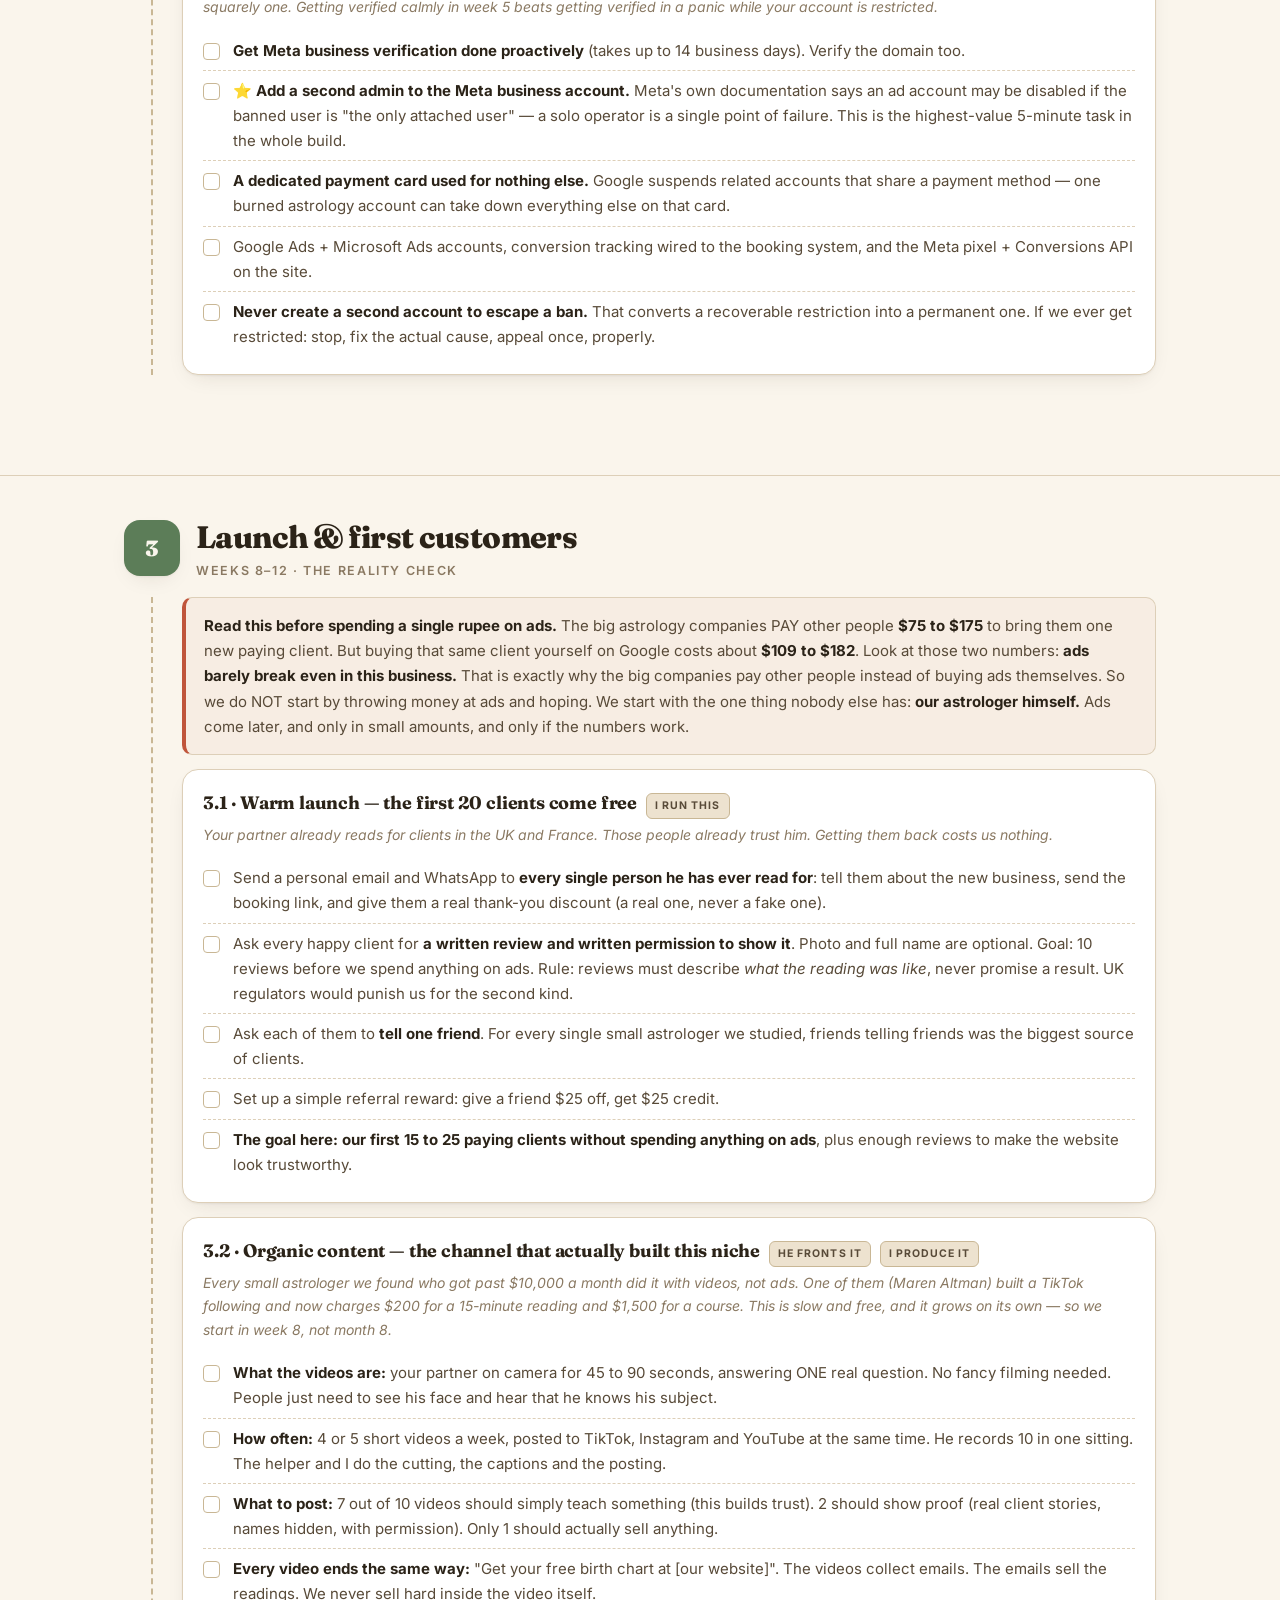
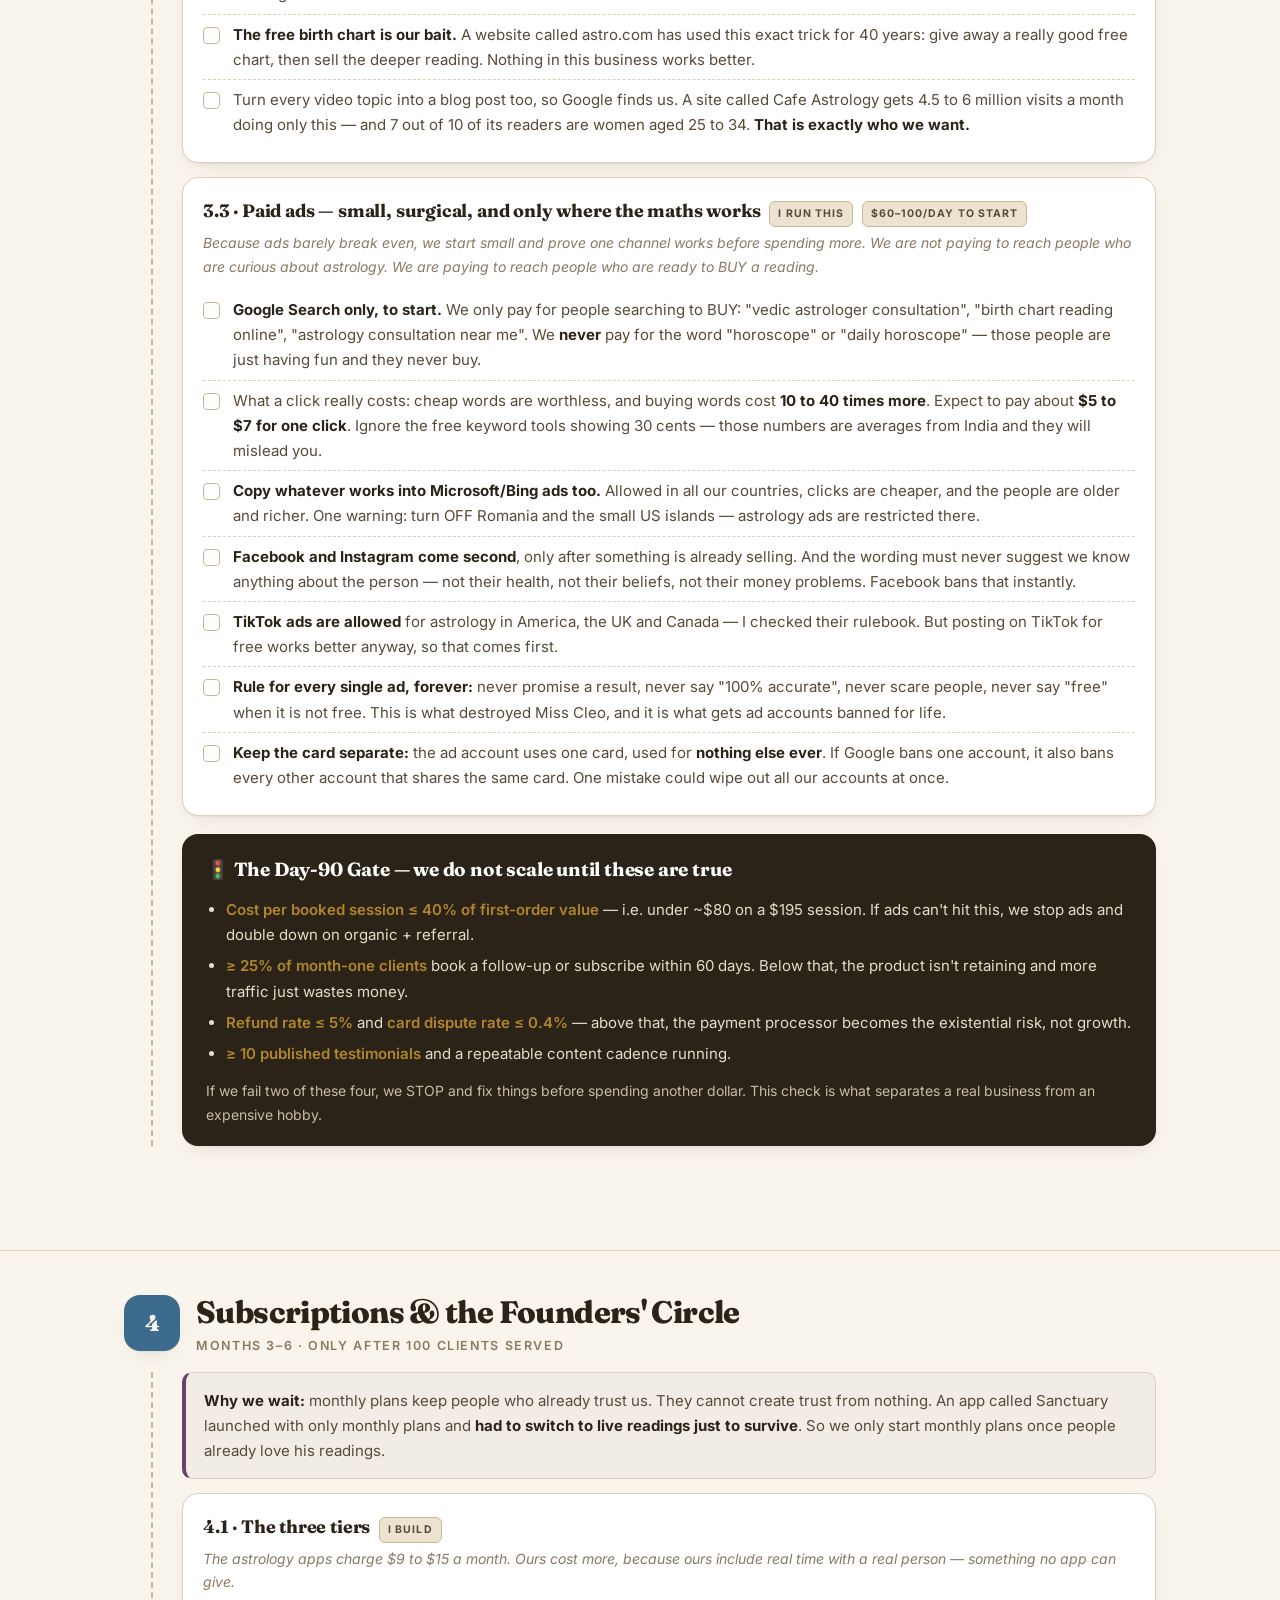
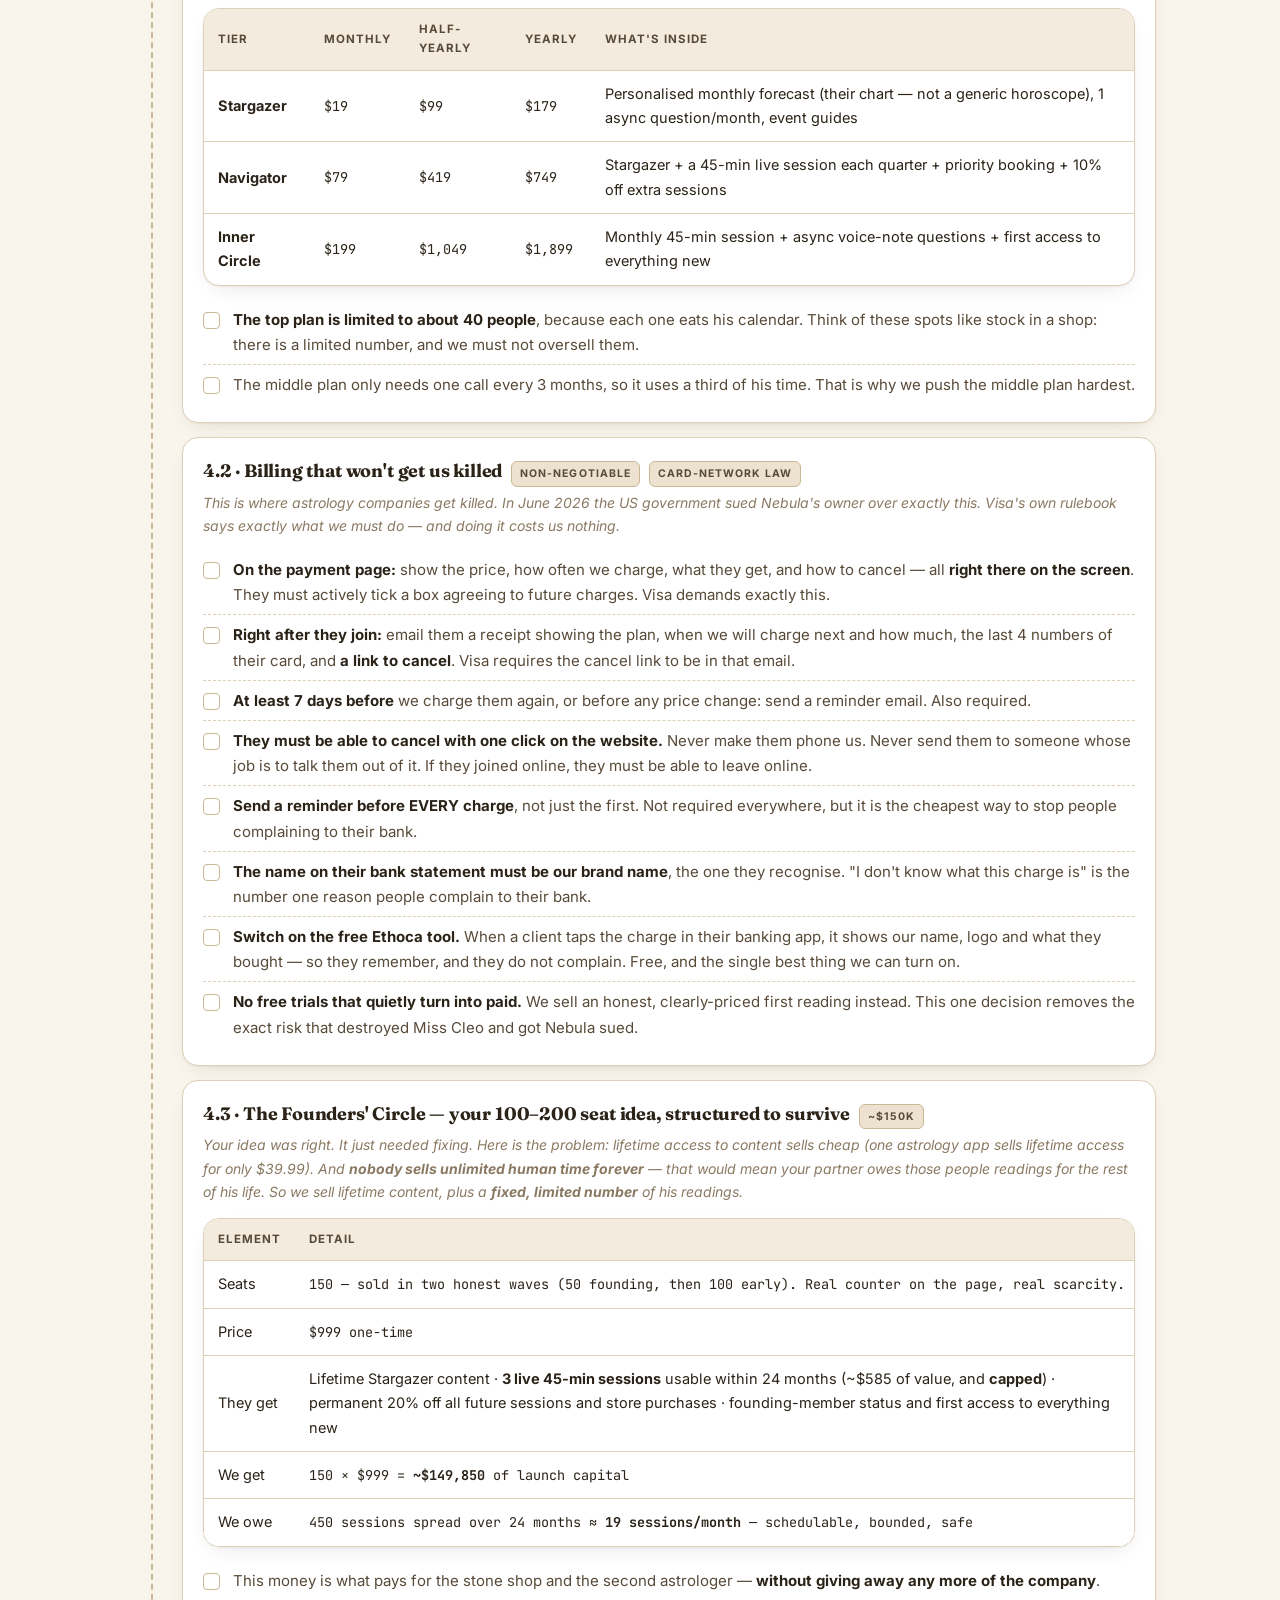
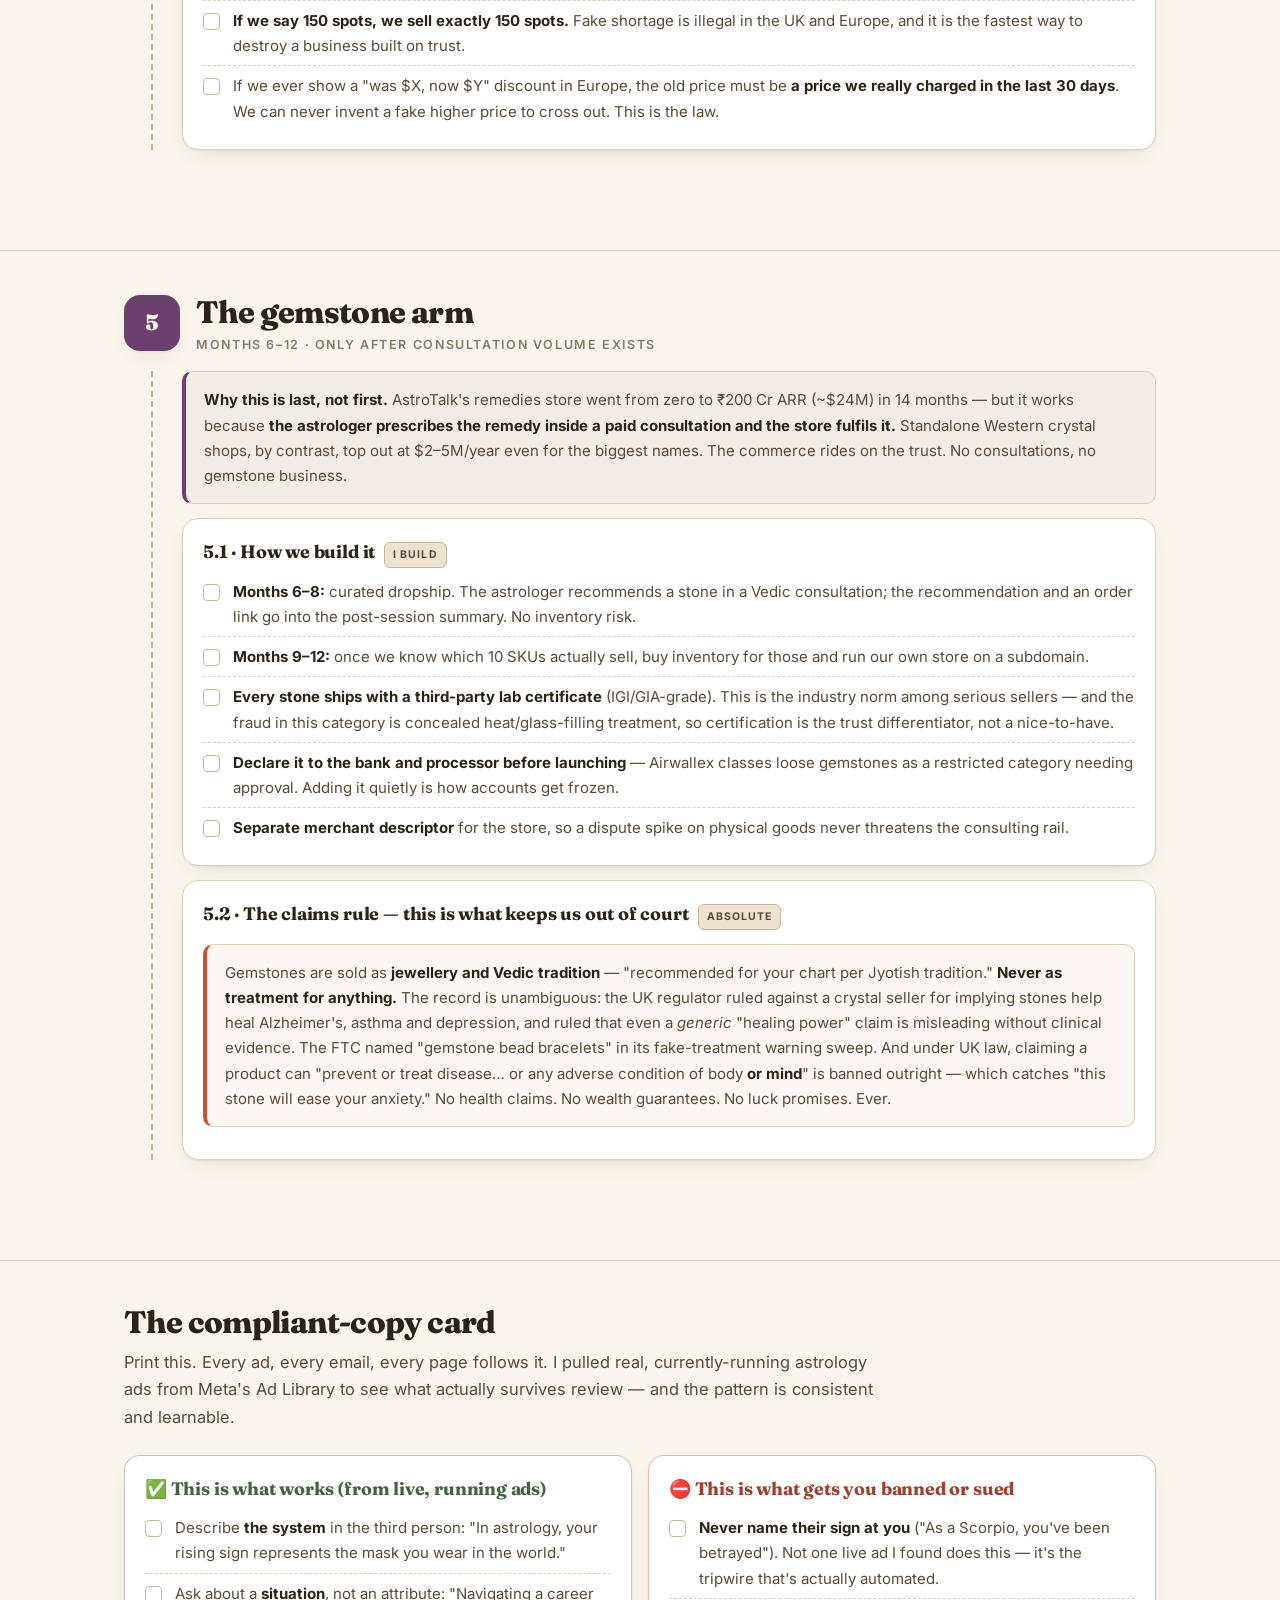
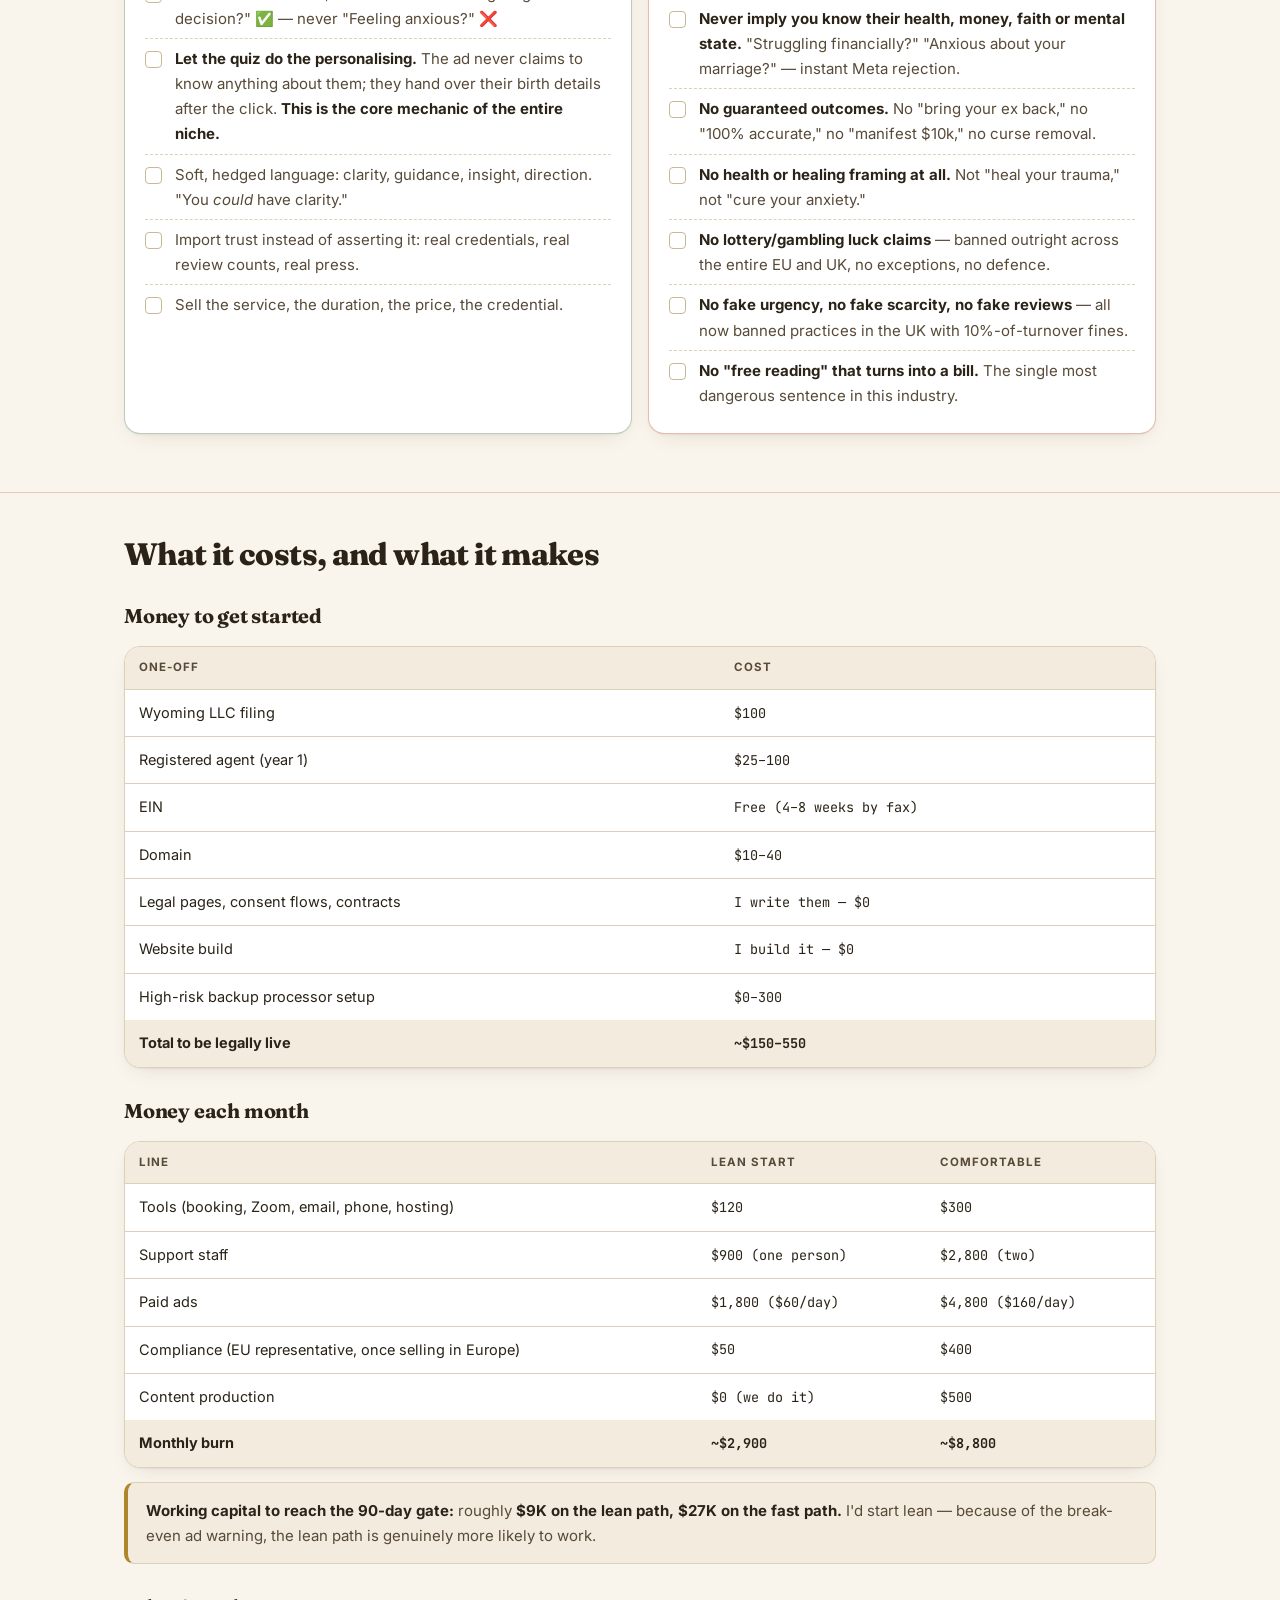
<file: launch.html>
<!doctype html><html lang="en"><head>
<meta charset="utf-8"><meta name="viewport" content="width=device-width,initial-scale=1">
<meta name="robots" content="noindex,nofollow">
<link rel="icon" href="assets/favicon.svg" type="image/svg+xml"><meta name="theme-color" content="#faf5ec">
<title>The Launch Plan — Astro-Global</title>
<meta name="description" content="Everything needed to start the astrology business, step by step, in order.">
<link rel="stylesheet" href="assets/launch.css">
</head><body>

<nav class="bar"><div class="wrap">
<a class="brand" href="launch.html">✶ Astro<em>Global</em></a>
<a class="nv on" href="launch.html">The Plan</a>
<a class="nv" href="#tldr">Summary</a>
<a class="nv" href="#phase1">1 · Foundations</a>
<a class="nv" href="#phase2">2 · Build</a>
<a class="nv" href="#phase3">3 · Launch</a>
<a class="nv" href="#phase4">4 · Scale</a>
<a class="nv" href="#phase5">5 · Gemstones</a>
<a class="nv" href="#money">Costs</a>
<span class="spacer"></span>
<a class="nv" href="blueprint.html">🗺️ Roadmap</a><a class="nv" href="sheet.html">📋 For Sheets</a><a class="nv" href="index.html">📚 Research pack</a>
</div></nav>

<header class="hero"><div class="wrap">
<span class="eyebrow">✶ The Complete Starting Plan</span>
<h1>Everything we need, <em>in the order we need it</em>.</h1>
<p class="lede">The research is finished and checked. This page is the to-do list, in order: every account to open, every paper to write, every tool to pay for, every person to hire — with real prices and who does each job. Written in plain words so anyone on the team can follow it.</p>
<div class="hero-meta">
<div><b>5</b>steps to first money</div>
<div><b>~90</b>days until we check if it works</div>
<div><b>1</b>question to answer before day one</div>
<div><b>Verified</b>every claim behind this plan</div>
</div>
</div></header>

<section id="tldr"><div class="wrap">
<h2>The whole research, on one page</h2>
<p class="sub">If you read nothing else, read these six things. Each one is backed by real sources in the <a href="index.html">research pack</a>. Here is what they mean for us, in plain words.</p>

<div class="grid g2">
<div class="finding sage"><h3>✅ It is legal. In every country we want.</h3><p>Google, Facebook, Microsoft and Stripe all <b>allow</b> astrology in America, the UK, Canada and Europe. France removed its old law against fortune telling in 1994. Canada removed its one in 2018. In America, courts have thrown most of these old laws out. So there is <b>no licence to buy and nobody to ask for permission</b>. The only rules are about <b>how we word our ads and how we charge people</b> — never about whether we are allowed to do this.</p></div>

<div class="finding"><h3>⚠️ Lots of people like astrology — but far fewer will PAY</h3><p>Yes, 78 million American adults look at astrology each year. But <b>most of them do it just for fun</b> and will never pay for a reading. The people who really pay are only <b>6 to 10 out of every 100 adults</b> — about 16 to 26 million people. That is still a lot. And we know exactly who they are: women aged 18 to 49, younger adults, and Indian families living abroad who want Vedic readings. We sell good readings to those people. We do not chase everyone.</p></div>

<div class="finding brass"><h3>💰 The money is in real people talking, not apps</h3><p>Every big winner sells <b>time with a real human</b>. AstroTalk in India made about <b>$140 million</b> last year, and has made a profit every single year, just by charging per minute for readings. Kasamba makes about $37 million a year. Meanwhile the famous astrology <i>apps</i> make far less. One app called Sanctuary started with no humans — and <b>had to add live readings just to survive</b>. So your partner doing the readings is not a weakness. It IS the business.</p></div>

<div class="finding plum"><h3>🚨 Every company that got destroyed did the same 3 things</h3><p>They offered a "free reading" and then charged people. They promised results. And they made it hard to cancel. Miss Cleo was forced to cancel <b>$500 million</b> of customer bills. A French company was fined <b>€250,000</b> for how it handled customer data. And <b>last month the US government sued Nebula's owner</b> and a court stopped part of its business — for exactly this. We simply do not do any of those three things. It costs us nothing, and it is the whole difference between a real business and a court case.</p></div>

<div class="finding sky"><h3>🧮 The limit: one astrologer can only earn about $26,000 a month</h3><p>Six readings a day, five days a week, at $200 each. That is the most one person can ever do. Every serious company hits this wall. So from the start we also sell <b>recorded readings</b> (he records them alone, so there is no limit), <b>monthly plans</b>, and a <b>one-time founder offer</b>. That way the business keeps earning even when his calendar is full.</p></div>

<div class="finding"><h3>💎 Gemstones make money — but only if he suggests them in a reading</h3><p>AstroTalk's stone shop went from <b>zero to about $24 million a year in just 14 months</b> — selling small items, around $10 each. Meanwhile normal crystal shops in the West only make $2 to $5 million a year. Why the huge difference? Because the astrologer <b>tells the client which stone they need during a paid reading</b>, and then the shop sends it. So we cannot start the shop first. We need readings happening first. That is why stones come last.</p></div>
</div>

<div class="note think" style="margin-top:22px"><b>One honest warning about the 50/50 deal:</b> in a good month 6 to 9, we might earn $25,000 to $35,000 and spend $10,000 to $12,000. That is real money — but split in half, it is not life-changing yet. The reason to give away half the company is what comes <i>after</i>: the stone shop, and adding more astrologers so the business is not stuck with one man's calendar. The partnership paper must allow that <b>from day one</b>. If we ask later, when it is finally working, he can simply say no.</div>
</div></section>

<section id="phase1"><div class="wrap">
<div class="phase p1">
<div class="phase-head">
<div class="pnum">1</div>
<div><h2>Foundations</h2><span class="when">Weeks 1–4 · before anything else exists</span></div>
</div>
<div class="phase-body">

<div class="note stop"><b>Decision made:</b> we open a <b>US company</b>. This is the right choice because our clients are in America, the UK and Canada, and a US company is what lets us use Stripe to take card payments. Everything below is built on that.</div>

<div class="step">
<h3>1.1 · The partnership agreement — before a single rupee moves <span class="tag must">Do this first</span> <span class="tag you">You two decide</span></h3>
<p class="why">You are being offered half the company. This paper protects you when the business WORKS — not when it fails. Get it wrong and you do all the marketing, then he keeps all the clients.</p>
<ul class="do">
<li><b>The COMPANY owns the name, the website, the client list, the recordings and the ad accounts</b> — not one person. This is the most important line in the whole paper.</li>
<li><b>Earn it slowly:</b> each partner earns their half over 3 to 4 years. If someone quits in month 4, they should not keep half of a business the other one is still running.</li>
<li><b>What if he leaves?</b> He IS the product. If he walks out and takes the clients with him, the business is worth nothing. Write down now what happens if he leaves.</li>
<li><b>We are allowed to hire more astrologers.</b> Put this in writing NOW. This is the only way the business gets big. If you ask for it in month 9, when money is coming in, he can just say no.</li>
<li><b>Who pays for what</b> in the first 6 months, and how each partner gets their money back before profit is shared.</li>
<li><b>Who decides what?</b> A 50/50 split can freeze a company when the two people disagree. Agree now: Dominic decides marketing, the partner decides everything about the readings.</li>
</ul>
</div>

<div class="step">
<h3>1.2 · The company <span class="tag me">I handle the filing</span> <span class="tag money">~$300–500 first year</span></h3>
<ul class="do">
<li><b>Open the company in Wyoming, USA.</b> This is the normal choice for owners living outside America. It costs <b>$100</b> and is approved the same day, online. After that we pay about <b>$52 a year</b> to keep it open.</li>
<li><b>A local address in Wyoming:</b> costs <b>$25 to $100 a year</b>. The state legally requires this. It is not an optional extra.</li>
<li><b>Get a US tax number (called an EIN).</b> We do not need an American social security number. We send a form by fax to the US tax office. <b>This is the SLOW part — it takes 4 to 8 weeks.</b> So we send it in week 1. Nothing else can happen without it: no bank account, no Stripe, no money.</li>
<li><b>Easier but pricier option:</b> a service called Stripe Atlas does the company, the tax number and the bank all in one. It costs more but there is less paperwork. Either way is fine with me.</li>
<li><b>Write the company rules document</b> showing the 50/50 split and the slow earn-out we agreed above.</li>
</ul>
<div class="note"><b>About the bank:</b> <b>Brex will refuse us</b> — they only take companies with a real American office, or big investors, or $1 million a year already. <b>Airwallex will accept us</b> and gives us accounts in dollars, pounds and euros. Two warnings from their own rulebook: we must <b>tell them before we start selling gemstones</b> (stones are a special category for them — never add it quietly), and we must <b>never cold-call people to sell readings</b> — they ban that completely. Mercury and Wise are our backup banks.</div>
</div>

<div class="step">
<h3>1.3 · Payments — the part that can kill the business overnight <span class="tag must">Non-negotiable</span> <span class="tag me">I set up</span></h3>
<p class="why">Visa and Mastercard do not ban astrology. But the companies that handle the payments all have their own rules, and choosing the wrong one means our money gets frozen right when we launch. I checked each one's written rules myself. Here is what they say.</p>
<div class="tbl"><table>
<thead><tr><th>Provider</th><th>Will they take an astrology business?</th><th>Verdict</th></tr></thead>
<tbody>
<tr><td><b>Stripe</b></td><td>✅ <b>Yes.</b> "Psychic services and fortune tellers" appears ONLY on their Japan, Mexico and Thailand lists — not the US, UK, EU or Canada lists.</td><td><b>Our primary.</b> But underwriting treats the vertical as high-risk in practice, so see the backup below.</td></tr>
<tr><td><b>PayPal</b></td><td>✅ <b>Yes</b> — nothing in their Acceptable Use Policy touches astrology (I checked versions back to 2012; the "PayPal bans occult" claim is a myth). But <b>live 1:1 video/chat readings likely need "Live Streaming" pre-approval</b>, and expect a rolling reserve (~10% held 90 days).</td><td><b>Add as a second option at checkout.</b> Many customers prefer it.</td></tr>
<tr><td><b>Paddle · FastSpring · Gumroad · Lemon Squeezy</b></td><td>❌ <b>Explicitly banned.</b> FastSpring and Paddle both prohibit "pseudo-science… clairvoyance, horoscopes, fortune-telling" by name. Gumroad bans "fortune tellers." Lemon Squeezy bans "services of any kind."</td><td><b>Do not apply.</b> Would have been a wasted week.</td></tr>
<tr><td><b>High-risk backup</b> (CorePay, PayKings, etc.)</td><td>✅ These specialise in psychic/tarot merchants.</td><td><b>Sign one up in week 3, before we need it.</b> Higher fees, but it's the parachute.</td></tr>
</tbody></table></div>
<ul class="do">
<li><b>Set up Stripe AND a backup card company on day one.</b> If Stripe ever freezes us, we switch to the backup the same day. A frozen payment account is the most likely disaster in this business.</li>
<li><b>Always keep 4 to 6 weeks of income in the bank</b>, in case a payment company holds our money for a while.</li>
<li><b>Switch on a free tool called Ethoca Consumer Clarity.</b> When a client looks at the charge in their banking app, it shows our name, our logo and what they bought. Then they remember, and they do not complain to the bank. It is free and it is the best free thing available to us.</li>
<li><b>Keep complaints to the bank under 4 in every 1,000 sales.</b> Visa now fines businesses that go over 15 in 1,000, and eventually cuts them off completely. Everything about how we bill people is designed to keep us far below that line.</li>
</ul>
</div>

<div class="step">
<h3>1.4 · The legal pack <span class="tag legal">Required</span> <span class="tag me">I write these</span></h3>
<p class="why">These are not decoration. The people who approve us at Stripe, Google and Facebook all read these pages. If they are missing, we get rejected before we ever get one client.</p>
<ul class="do">
<li><b>We need these pages on our website:</b> rules of use, privacy promise, refund and cancel rules, cookie notice, and a contact page with a real email that someone actually reads.</li>
<li><b>Our safety line, worded well:</b> "This is guidance. It is not a replacement for a doctor, a lawyer or a financial adviser." We also say clients must be 18 or older. <b>Note: the famous line "for entertainment purposes only" is NOT required by law anywhere.</b> It does not protect us, and it makes us look cheap. We use the honest line instead.</li>
<li><b>The GDPR consent architecture</b> (this is the CNIL Cosmospace lesson — they were fined €250,000 for exactly this): an explicit, separate, unticked checkbox in the booking flow covering the sensitive things a reading touches. Not buried in the T&Cs.</li>
<li><b>A tick-box for UK and European clients.</b> By law they can cancel and get a refund within 14 days. So before the reading, they must tick: "Start my reading now. I understand that once it is done, I cannot ask for my money back." Without this box, anyone in Europe can take the full reading and still demand a refund.</li>
<li><b>Never write a fake review. Never pay for one.</b> Since April 2025, UK law can fine a company <b>10% of everything it earns worldwide</b> for fake reviews, and they started punishing companies in March 2026. Every review we show is from a real client who gave us written permission.</li>
</ul>
</div>

<div class="step">
<h3>1.5 · Call recordings — get this exactly right <span class="tag must">Legal landmine</span></h3>
<p class="why">We record every reading, because the client wants the recording — it is part of what they paid for. But recording someone without asking properly is a CRIME in parts of America and against the law in Europe. In California alone, a client can sue for $5,000 per recording, even if they were not harmed at all.</p>
<ul class="do">
<li><b>Two empty tick-boxes when they book:</b> one saying "yes, record me", and one saying "yes, I know we may talk about private things like my health, my relationships and my beliefs".</li>
<li><b>In the first 20 seconds of every call, he asks out loud for permission</b> — while the recording is already running — and waits for the client to say <b>"yes" out loud.</b> This one small habit keeps us legal in the strict US states, in California, in Canada and in Europe, all at once. I will write him the exact words to say.</li>
<li><b>If the client says no:</b> stop the recording immediately, say out loud that you have stopped, and do the reading without recording. This must really work — Canadian law requires us to offer this choice.</li>
<li><b>The little Zoom "recording" message is NOT enough.</b> Neither is a beep sound. A court in California has never accepted those, and they would not protect us.</li>
<li>Keep recordings in a proper business account, locked, and delete them automatically after 12 months. Never keep them in someone's personal Google Drive.</li>
</ul>
</div>

</div></div></div></section>

<section id="phase2"><div class="wrap">
<div class="phase p2">
<div class="phase-head">
<div class="pnum">2</div>
<div><h2>Build the machine</h2><span class="when">Weeks 3–8 · runs parallel with Phase 1</span></div>
</div>
<div class="phase-body">

<div class="step">
<h3>2.1 · The website <span class="tag me">I build it</span></h3>
<ul class="do">
<li><b>Pages:</b> home · services &amp; prices · about the astrologer (credentials, face, real bio — this is the trust engine) · book now · free birth-chart tool · testimonials · FAQ · blog · all the legal pages.</li>
<li><b>The free chart tool is the lead magnet.</b> astro.com has run a 40-year business on exactly this: brilliant free chart → paid deep reading. It captures the email that everything else depends on.</li>
<li><b>Prices visible on the page.</b> Hidden pricing is now a banned practice in the UK (drip pricing) and is a Stripe underwriting red flag.</li>
<li>Fast static site (I'll build it), own domain, HTTPS. SEO structure from day one so the blog compounds.</li>
</ul>
</div>

<div class="step">
<h3>2.2 · Booking, calls and phone <span class="tag me">I set up</span> <span class="tag money">~$50–90/mo</span></h3>
<div class="note stop"><b>Verified gotcha that saved us a bad decision:</b> <b>Cal.com went closed-source in April 2026</b> and its open version has been effectively abandoned (no Docker image for 4+ months, maintainers silent, unresolved "customer paid but booking shows pending" Stripe bugs, and double-booking bugs still open). I was going to recommend it. <b>We use Calendly or Acuity instead</b> — boring, paid, and they work.</div>
<ul class="do">
<li><b>Booking tool</b> with pay-at-booking via Stripe, automatic timezone detection (essential — clients in 4 continents), buffers protecting his calendar, and an intake form collecting <b>birth date, exact time, and place</b> (he can't do the work without all three).</li>
<li><b>Zoom</b> on a paid tier for cloud recording; recording delivered to the client afterwards.</li>
<li><b>OpenPhone or Twilio</b> for a business number. Real numbers: a UK local number needs a UK address (only mobile/toll-free numbers are available without one); US numbers ~$1.15/mo; US business texting requires 10DLC registration (~$4 + $15 one-off, then $2–10/month) — mandatory, and unregistered messages get hard-blocked.</li>
<li><b>WhatsApp Business</b> — non-negotiable for UK/EU/diaspora clients, who live there.</li>
</ul>
</div>

<div class="step">
<h3>2.3 · Email, CRM and the client record <span class="tag me">I set up</span></h3>
<ul class="do">
<li><b>Brevo for email</b> — recommended specifically because <b>it's French, EU-hosted (OVH France + Google Belgium)</b>, which makes the whole GDPR question much easier for our European clients.</li>
<li><b>Careful with HubSpot's free tier:</b> verified — free accounts are <b>pinned to US servers</b>, and migration to the EU data centre is one-way and only from paid. If we start on free, we're stuck in the US. Zoho or Front (both offer EU hosting) are the safer picks for a business holding sensitive reading notes.</li>
<li><b>One shared inbox</b> so the support staff and the astrologer never contradict each other.</li>
<li><b>The client record holds:</b> birth data, session history, consent logs, recordings, purchase history. Everything the astrologer needs 30 seconds before a call.</li>
<li><b>Lifecycle email keyed to their chart:</b> their solar return (birthday), eclipses, retrogrades. A natural, welcome reason to re-contact them — not spam.</li>
</ul>
</div>

<div class="step">
<h3>2.4 · The service catalogue and prices <span class="tag you">He approves</span></h3>
<p class="why">Priced from real market evidence — I pulled live prices from dozens of practitioner booking pages. US median for a professional 60-minute reading is ~$200; UK £130–145; France 140–150€; and Vedic astrologers serving Western clients command $245–450.</p>
<div class="tbl"><table>
<thead><tr><th>Service</th><th>Format</th><th>US</th><th>UK / FR</th></tr></thead>
<tbody>
<tr><td><b>Discovery reading</b> (entry)</td><td>30 min live + recording</td><td class="n">$95</td><td class="n">£75 / 85€</td></tr>
<tr><td><b>Full natal chart consultation</b></td><td>60 min + recording + written summary</td><td class="n">$195</td><td class="n">£150 / 160€</td></tr>
<tr><td><b>Deep-dive / Vedic first consultation</b></td><td>90 min + recording + remedies note</td><td class="n">$295</td><td class="n">£225 / 240€</td></tr>
<tr><td><b>Compatibility / relationship</b></td><td>75 min, both charts</td><td class="n">$245</td><td class="n">£185 / 200€</td></tr>
<tr><td><b>Career &amp; timing</b></td><td>60 min live</td><td class="n">$195</td><td class="n">£150 / 160€</td></tr>
<tr><td><b>Written / recorded reading</b> (no calendar needed)</td><td>Delivered in 5 days</td><td class="n">$95–145</td><td class="n">£75–110 / 85–125€</td></tr>
<tr><td><b>Follow-up</b> (existing clients)</td><td>30 min live</td><td class="n">$85</td><td class="n">£65 / 75€</td></tr>
</tbody></table></div>
<div class="note go"><b>The intro offer is honest.</b> $95 Discovery, real price, shown up front. We do NOT do a "free reading" hook that converts to billing — that exact funnel is what the FTC used to destroy Miss Cleo, and what it sued Nebula's parent over last month.</div>
</div>

<div class="step">
<h3>2.5 · The support staff — your 2–3 hires <span class="tag you">You hire</span> <span class="tag money">$900–1,400/mo each</span></h3>
<div class="tbl"><table>
<thead><tr><th>Hire</th><th>When</th><th>What they actually do</th></tr></thead>
<tbody>
<tr><td><b>#1 Client concierge</b></td><td>Week 6 — <b>before</b> ads start</td><td>Chats, emails, WhatsApp. Books and reschedules. Collects birth data and consents before each session. Delivers recordings afterwards.</td></tr>
<tr><td><b>#2 Operations</b></td><td>Month 2–3</td><td>Formats written reports, keeps the CRM clean, chases reviews, handles subscription admin, builds chargeback evidence files.</td></tr>
<tr><td><b>#3 Content editor</b></td><td>Month 4+ (only when organic is working)</td><td>Cuts the astrologer's raw video into Reels/TikToks/Shorts, schedules them, replies to comments.</td></tr>
</tbody></table></div>
<ul class="do">
<li><b>The hard rule:</b> support handles logistics and product questions ONLY. <b>They never give readings and never discuss the substance of a chart.</b> That protects quality — and keeps us clear of the "fake psychics answering as the expert" pattern that has burned marketplaces.</li>
<li>Each needs: a signed contractor agreement, an NDA, and — because they touch EU client data — a data-processing agreement. I'll prepare all three.</li>
<li>Shared password manager. Nobody uses personal accounts for company tools.</li>
</ul>
</div>

<div class="step">
<h3>2.6 · Ad accounts — build them properly BEFORE you need them <span class="tag must">Do early</span> <span class="tag me">I set up</span></h3>
<p class="why">Meta announced in March 2026 that it is pushing advertisers in "abuse-susceptible" categories through identity verification — astrology is squarely one. Getting verified calmly in week 5 beats getting verified in a panic while your account is restricted.</p>
<ul class="do">
<li><b>Get Meta business verification done proactively</b> (takes up to 14 business days). Verify the domain too.</li>
<li><b>⭐ Add a second admin to the Meta business account.</b> Meta's own documentation says an ad account may be disabled if the banned user is "the only attached user" — a solo operator is a single point of failure. This is the highest-value 5-minute task in the whole build.</li>
<li><b>A dedicated payment card used for nothing else.</b> Google suspends related accounts that share a payment method — one burned astrology account can take down everything else on that card.</li>
<li>Google Ads + Microsoft Ads accounts, conversion tracking wired to the booking system, and the Meta pixel + Conversions API on the site.</li>
<li><b>Never create a second account to escape a ban.</b> That converts a recoverable restriction into a permanent one. If we ever get restricted: stop, fix the actual cause, appeal once, properly.</li>
</ul>
</div>

</div></div></div></section>

<section id="phase3"><div class="wrap">
<div class="phase p3">
<div class="phase-head">
<div class="pnum">3</div>
<div><h2>Launch & first customers</h2><span class="when">Weeks 8–12 · the reality check</span></div>
</div>
<div class="phase-body">

<div class="note stop"><b>Read this before spending a single rupee on ads.</b> The big astrology companies PAY other people <b>$75 to $175</b> to bring them one new paying client. But buying that same client yourself on Google costs about <b>$109 to $182</b>. Look at those two numbers: <b>ads barely break even in this business.</b> That is exactly why the big companies pay other people instead of buying ads themselves. So we do NOT start by throwing money at ads and hoping. We start with the one thing nobody else has: <b>our astrologer himself.</b> Ads come later, and only in small amounts, and only if the numbers work.</div>

<div class="step">
<h3>3.1 · Warm launch — the first 20 clients come free <span class="tag me">I run this</span></h3>
<p class="why">Your partner already reads for clients in the UK and France. Those people already trust him. Getting them back costs us nothing.</p>
<ul class="do">
<li>Send a personal email and WhatsApp to <b>every single person he has ever read for</b>: tell them about the new business, send the booking link, and give them a real thank-you discount (a real one, never a fake one).</li>
<li>Ask every happy client for <b>a written review and written permission to show it</b>. Photo and full name are optional. Goal: 10 reviews before we spend anything on ads. Rule: reviews must describe <i>what the reading was like</i>, never promise a result. UK regulators would punish us for the second kind.</li>
<li>Ask each of them to <b>tell one friend</b>. For every single small astrologer we studied, friends telling friends was the biggest source of clients.</li>
<li>Set up a simple referral reward: give a friend $25 off, get $25 credit.</li>
<li><b>The goal here: our first 15 to 25 paying clients without spending anything on ads</b>, plus enough reviews to make the website look trustworthy.</li>
</ul>
</div>

<div class="step">
<h3>3.2 · Organic content — the channel that actually built this niche <span class="tag you">He fronts it</span> <span class="tag me">I produce it</span></h3>
<p class="why">Every small astrologer we found who got past $10,000 a month did it with videos, not ads. One of them (Maren Altman) built a TikTok following and now charges $200 for a 15-minute reading and $1,500 for a course. This is slow and free, and it grows on its own — so we start in week 8, not month 8.</p>
<ul class="do">
<li><b>What the videos are:</b> your partner on camera for 45 to 90 seconds, answering ONE real question. No fancy filming needed. People just need to see his face and hear that he knows his subject.</li>
<li><b>How often:</b> 4 or 5 short videos a week, posted to TikTok, Instagram and YouTube at the same time. He records 10 in one sitting. The helper and I do the cutting, the captions and the posting.</li>
<li><b>What to post:</b> 7 out of 10 videos should simply teach something (this builds trust). 2 should show proof (real client stories, names hidden, with permission). Only 1 should actually sell anything.</li>
<li><b>Every video ends the same way:</b> "Get your free birth chart at [our website]". The videos collect emails. The emails sell the readings. We never sell hard inside the video itself.</li>
<li><b>The free birth chart is our bait.</b> A website called astro.com has used this exact trick for 40 years: give away a really good free chart, then sell the deeper reading. Nothing in this business works better.</li>
<li>Turn every video topic into a blog post too, so Google finds us. A site called Cafe Astrology gets 4.5 to 6 million visits a month doing only this — and 7 out of 10 of its readers are women aged 25 to 34. <b>That is exactly who we want.</b></li>
</ul>
</div>

<div class="step">
<h3>3.3 · Paid ads — small, surgical, and only where the maths works <span class="tag me">I run this</span> <span class="tag money">$60–100/day to start</span></h3>
<p class="why">Because ads barely break even, we start small and prove one channel works before spending more. We are not paying to reach people who are curious about astrology. We are paying to reach people who are ready to BUY a reading.</p>
<ul class="do">
<li><b>Google Search only, to start.</b> We only pay for people searching to BUY: "vedic astrologer consultation", "birth chart reading online", "astrology consultation near me". We <b>never</b> pay for the word "horoscope" or "daily horoscope" — those people are just having fun and they never buy.</li>
<li>What a click really costs: cheap words are worthless, and buying words cost <b>10 to 40 times more</b>. Expect to pay about <b>$5 to $7 for one click</b>. Ignore the free keyword tools showing 30 cents — those numbers are averages from India and they will mislead you.</li>
<li><b>Copy whatever works into Microsoft/Bing ads too.</b> Allowed in all our countries, clicks are cheaper, and the people are older and richer. One warning: turn OFF Romania and the small US islands — astrology ads are restricted there.</li>
<li><b>Facebook and Instagram come second</b>, only after something is already selling. And the wording must never suggest we know anything about the person — not their health, not their beliefs, not their money problems. Facebook bans that instantly.</li>
<li><b>TikTok ads are allowed</b> for astrology in America, the UK and Canada — I checked their rulebook. But posting on TikTok for free works better anyway, so that comes first.</li>
<li><b>Rule for every single ad, forever:</b> never promise a result, never say "100% accurate", never scare people, never say "free" when it is not free. This is what destroyed Miss Cleo, and it is what gets ad accounts banned for life.</li>
<li><b>Keep the card separate:</b> the ad account uses one card, used for <b>nothing else ever</b>. If Google bans one account, it also bans every other account that shares the same card. One mistake could wipe out all our accounts at once.</li>
</ul>
</div>

<div class="gate">
<h3>🚦 The Day-90 Gate — we do not scale until these are true</h3>
<ul>
<li><span class="k">Cost per booked session ≤ 40% of first-order value</span> — i.e. under ~$80 on a $195 session. If ads can't hit this, we stop ads and double down on organic + referral.</li>
<li><span class="k">≥ 25% of month-one clients</span> book a follow-up or subscribe within 60 days. Below that, the product isn't retaining and more traffic just wastes money.</li>
<li><span class="k">Refund rate ≤ 5%</span> and <span class="k">card dispute rate ≤ 0.4%</span> — above that, the payment processor becomes the existential risk, not growth.</li>
<li><span class="k">≥ 10 published testimonials</span> and a repeatable content cadence running.</li>
</ul>
<p style="margin:10px 0 0;color:#c9bda6;font-size:14px">If we fail two of these four, we STOP and fix things before spending another dollar. This check is what separates a real business from an expensive hobby.</p>
</div>

</div></div></div></section>

<section id="phase4"><div class="wrap">
<div class="phase p4">
<div class="phase-head">
<div class="pnum">4</div>
<div><h2>Subscriptions & the Founders' Circle</h2><span class="when">Months 3–6 · only after 100 clients served</span></div>
</div>
<div class="phase-body">

<div class="note think"><b>Why we wait:</b> monthly plans keep people who already trust us. They cannot create trust from nothing. An app called Sanctuary launched with only monthly plans and <b>had to switch to live readings just to survive</b>. So we only start monthly plans once people already love his readings.</div>

<div class="step">
<h3>4.1 · The three tiers <span class="tag me">I build</span></h3>
<p class="why">The astrology apps charge $9 to $15 a month. Ours cost more, because ours include real time with a real person — something no app can give.</p>
<div class="tbl"><table>
<thead><tr><th>Tier</th><th>Monthly</th><th>Half-yearly</th><th>Yearly</th><th>What's inside</th></tr></thead>
<tbody>
<tr><td><b>Stargazer</b></td><td class="n">$19</td><td class="n">$99</td><td class="n">$179</td><td>Personalised monthly forecast (their chart — not a generic horoscope), 1 async question/month, event guides</td></tr>
<tr><td><b>Navigator</b></td><td class="n">$79</td><td class="n">$419</td><td class="n">$749</td><td>Stargazer + a 45-min live session each quarter + priority booking + 10% off extra sessions</td></tr>
<tr><td><b>Inner Circle</b></td><td class="n">$199</td><td class="n">$1,049</td><td class="n">$1,899</td><td>Monthly 45-min session + async voice-note questions + first access to everything new</td></tr>
</tbody></table></div>
<ul class="do">
<li><b>The top plan is limited to about 40 people</b>, because each one eats his calendar. Think of these spots like stock in a shop: there is a limited number, and we must not oversell them.</li>
<li>The middle plan only needs one call every 3 months, so it uses a third of his time. That is why we push the middle plan hardest.</li>
</ul>
</div>

<div class="step">
<h3>4.2 · Billing that won't get us killed <span class="tag must">Non-negotiable</span> <span class="tag legal">Card-network law</span></h3>
<p class="why">This is where astrology companies get killed. In June 2026 the US government sued Nebula's owner over exactly this. Visa's own rulebook says exactly what we must do — and doing it costs us nothing.</p>
<ul class="do">
<li><b>On the payment page:</b> show the price, how often we charge, what they get, and how to cancel — all <b>right there on the screen</b>. They must actively tick a box agreeing to future charges. Visa demands exactly this.</li>
<li><b>Right after they join:</b> email them a receipt showing the plan, when we will charge next and how much, the last 4 numbers of their card, and <b>a link to cancel</b>. Visa requires the cancel link to be in that email.</li>
<li><b>At least 7 days before</b> we charge them again, or before any price change: send a reminder email. Also required.</li>
<li><b>They must be able to cancel with one click on the website.</b> Never make them phone us. Never send them to someone whose job is to talk them out of it. If they joined online, they must be able to leave online.</li>
<li><b>Send a reminder before EVERY charge</b>, not just the first. Not required everywhere, but it is the cheapest way to stop people complaining to their bank.</li>
<li><b>The name on their bank statement must be our brand name</b>, the one they recognise. "I don't know what this charge is" is the number one reason people complain to their bank.</li>
<li><b>Switch on the free Ethoca tool.</b> When a client taps the charge in their banking app, it shows our name, logo and what they bought — so they remember, and they do not complain. Free, and the single best thing we can turn on.</li>
<li><b>No free trials that quietly turn into paid.</b> We sell an honest, clearly-priced first reading instead. This one decision removes the exact risk that destroyed Miss Cleo and got Nebula sued.</li>
</ul>
</div>

<div class="step">
<h3>4.3 · The Founders' Circle — your 100–200 seat idea, structured to survive <span class="tag money">~$150K</span></h3>
<p class="why">Your idea was right. It just needed fixing. Here is the problem: lifetime access to <i>content</i> sells cheap (one astrology app sells lifetime access for only $39.99). And <b>nobody sells unlimited human time forever</b> — that would mean your partner owes those people readings for the rest of his life. So we sell lifetime <i>content</i>, plus a <b>fixed, limited number</b> of his readings.</p>
<div class="tbl"><table>
<thead><tr><th>Element</th><th>Detail</th></tr></thead>
<tbody>
<tr><td>Seats</td><td class="n">150 — sold in two honest waves (50 founding, then 100 early). Real counter on the page, real scarcity.</td></tr>
<tr><td>Price</td><td class="n">$999 one-time</td></tr>
<tr><td>They get</td><td>Lifetime Stargazer content · <b>3 live 45-min sessions</b> usable within 24 months (~$585 of value, and <b>capped</b>) · permanent 20% off all future sessions and store purchases · founding-member status and first access to everything new</td></tr>
<tr><td>We get</td><td class="n">150 × $999 = <b>~$149,850</b> of launch capital</td></tr>
<tr><td>We owe</td><td class="n">450 sessions spread over 24 months ≈ <b>19 sessions/month</b> — schedulable, bounded, safe</td></tr>
</tbody></table></div>
<ul class="do">
<li>This money is what pays for the stone shop and the second astrologer — <b>without giving away any more of the company</b>.</li>
<li><b>If we say 150 spots, we sell exactly 150 spots.</b> Fake shortage is illegal in the UK and Europe, and it is the fastest way to destroy a business built on trust.</li>
<li>If we ever show a "was $X, now $Y" discount in Europe, the old price must be <b>a price we really charged in the last 30 days</b>. We can never invent a fake higher price to cross out. This is the law.</li>
</ul>
</div>

</div></div></div></section>

<section id="phase5"><div class="wrap">
<div class="phase p5">
<div class="phase-head">
<div class="pnum">5</div>
<div><h2>The gemstone arm</h2><span class="when">Months 6–12 · only after consultation volume exists</span></div>
</div>
<div class="phase-body">

<div class="note think"><b>Why this is last, not first.</b> AstroTalk's remedies store went from zero to ₹200 Cr ARR (~$24M) in 14 months — but it works because <b>the astrologer prescribes the remedy inside a paid consultation and the store fulfils it.</b> Standalone Western crystal shops, by contrast, top out at $2–5M/year even for the biggest names. The commerce rides on the trust. No consultations, no gemstone business.</div>

<div class="step">
<h3>5.1 · How we build it <span class="tag me">I build</span></h3>
<ul class="do">
<li><b>Months 6–8:</b> curated dropship. The astrologer recommends a stone in a Vedic consultation; the recommendation and an order link go into the post-session summary. No inventory risk.</li>
<li><b>Months 9–12:</b> once we know which 10 SKUs actually sell, buy inventory for those and run our own store on a subdomain.</li>
<li><b>Every stone ships with a third-party lab certificate</b> (IGI/GIA-grade). This is the industry norm among serious sellers — and the fraud in this category is concealed heat/glass-filling treatment, so certification is the trust differentiator, not a nice-to-have.</li>
<li><b>Declare it to the bank and processor before launching</b> — Airwallex classes loose gemstones as a restricted category needing approval. Adding it quietly is how accounts get frozen.</li>
<li><b>Separate merchant descriptor</b> for the store, so a dispute spike on physical goods never threatens the consulting rail.</li>
</ul>
</div>

<div class="step">
<h3>5.2 · The claims rule — this is what keeps us out of court <span class="tag must">Absolute</span></h3>
<div class="note stop">Gemstones are sold as <b>jewellery and Vedic tradition</b> — "recommended for your chart per Jyotish tradition." <b>Never as treatment for anything.</b> The record is unambiguous: the UK regulator ruled against a crystal seller for implying stones help heal Alzheimer's, asthma and depression, and ruled that even a <i>generic</i> "healing power" claim is misleading without clinical evidence. The FTC named "gemstone bead bracelets" in its fake-treatment warning sweep. And under UK law, claiming a product can "prevent or treat disease… or any adverse condition of body <b>or mind</b>" is banned outright — which catches "this stone will ease your anxiety." No health claims. No wealth guarantees. No luck promises. Ever.</div>
</div>

</div></div></div></section>

<section id="copy"><div class="wrap">
<h2>The compliant-copy card</h2>
<p class="sub">Print this. Every ad, every email, every page follows it. I pulled real, currently-running astrology ads from Meta's Ad Library to see what actually survives review — and the pattern is consistent and learnable.</p>
<div class="grid g2">
<div class="step" style="border-color:rgba(92,125,88,.4)">
<h3 style="color:#456341">✅ This is what works (from live, running ads)</h3>
<ul class="do">
<li>Describe <b>the system</b> in the third person: "In astrology, your rising sign represents the mask you wear in the world."</li>
<li>Ask about a <b>situation</b>, not an attribute: "Navigating a career decision?" ✅ — never "Feeling anxious?" ❌</li>
<li><b>Let the quiz do the personalising.</b> The ad never claims to know anything about them; they hand over their birth details after the click. <b>This is the core mechanic of the entire niche.</b></li>
<li>Soft, hedged language: clarity, guidance, insight, direction. "You <i>could</i> have clarity."</li>
<li>Import trust instead of asserting it: real credentials, real review counts, real press.</li>
<li>Sell the service, the duration, the price, the credential.</li>
</ul>
</div>
<div class="step" style="border-color:rgba(192,85,59,.4)">
<h3 style="color:var(--terra-d)">⛔ This is what gets you banned or sued</h3>
<ul class="do">
<li><b>Never name their sign at you</b> ("As a Scorpio, you've been betrayed"). Not one live ad I found does this — it's the tripwire that's actually automated.</li>
<li><b>Never imply you know their health, money, faith or mental state.</b> "Struggling financially?" "Anxious about your marriage?" — instant Meta rejection.</li>
<li><b>No guaranteed outcomes.</b> No "bring your ex back," no "100% accurate," no "manifest $10k," no curse removal.</li>
<li><b>No health or healing framing at all.</b> Not "heal your trauma," not "cure your anxiety."</li>
<li><b>No lottery/gambling luck claims</b> — banned outright across the entire EU and UK, no exceptions, no defence.</li>
<li><b>No fake urgency, no fake scarcity, no fake reviews</b> — all now banned practices in the UK with 10%-of-turnover fines.</li>
<li><b>No "free reading" that turns into a bill.</b> The single most dangerous sentence in this industry.</li>
</ul>
</div>
</div>
</div></section>

<section id="money"><div class="wrap">
<h2>What it costs, and what it makes</h2>

<h3>Money to get started</h3>
<div class="tbl"><table>
<thead><tr><th>One-off</th><th>Cost</th></tr></thead>
<tbody>
<tr><td>Wyoming LLC filing</td><td class="n">$100</td></tr>
<tr><td>Registered agent (year 1)</td><td class="n">$25–100</td></tr>
<tr><td>EIN</td><td class="n">Free (4–8 weeks by fax)</td></tr>
<tr><td>Domain</td><td class="n">$10–40</td></tr>
<tr><td>Legal pages, consent flows, contracts</td><td class="n">I write them — $0</td></tr>
<tr><td>Website build</td><td class="n">I build it — $0</td></tr>
<tr><td>High-risk backup processor setup</td><td class="n">$0–300</td></tr>
</tbody>
<tfoot><tr><td><b>Total to be legally live</b></td><td class="n"><b>~$150–550</b></td></tr></tfoot>
</table></div>

<h3>Money each month</h3>
<div class="tbl"><table>
<thead><tr><th>Line</th><th>Lean start</th><th>Comfortable</th></tr></thead>
<tbody>
<tr><td>Tools (booking, Zoom, email, phone, hosting)</td><td class="n">$120</td><td class="n">$300</td></tr>
<tr><td>Support staff</td><td class="n">$900 (one person)</td><td class="n">$2,800 (two)</td></tr>
<tr><td>Paid ads</td><td class="n">$1,800 ($60/day)</td><td class="n">$4,800 ($160/day)</td></tr>
<tr><td>Compliance (EU representative, once selling in Europe)</td><td class="n">$50</td><td class="n">$400</td></tr>
<tr><td>Content production</td><td class="n">$0 (we do it)</td><td class="n">$500</td></tr>
</tbody>
<tfoot><tr><td><b>Monthly burn</b></td><td class="n"><b>~$2,900</b></td><td class="n"><b>~$8,800</b></td></tr></tfoot>
</table></div>
<div class="note"><b>Working capital to reach the 90-day gate:</b> roughly <b>$9K on the lean path, $27K on the fast path.</b> I'd start lean — because of the break-even ad warning, the lean path is genuinely more likely to work.</div>

<h3>What it makes <span class="tag you" style="font-size:11px">honest projection, not a promise</span></h3>
<div class="tbl"><table>
<thead><tr><th>Stage</th><th>What's happening</th><th>Revenue/month</th></tr></thead>
<tbody>
<tr><td><b>Months 1–2</b></td><td>Warm list + referrals only. No ads yet.</td><td class="n">$1,500–4,000</td></tr>
<tr><td><b>Month 3</b></td><td>Ads on, content building. The 90-day gate.</td><td class="n">$6,000–10,000</td></tr>
<tr><td><b>Months 4–6</b></td><td>Subscriptions live. Content compounding.</td><td class="n">$12,000–20,000</td></tr>
<tr><td><b>Months 6–9</b></td><td>Near his solo ceiling. LTD wave adds <b>~$150K</b> one-time.</td><td class="n">$25,000–35,000</td></tr>
<tr><td><b>Month 12+</b></td><td>Gemstones + a second astrologer. <b>This is where the ceiling breaks.</b></td><td class="n">$40,000+</td></tr>
</tbody>
</table></div>
<div class="note think"><b>Read this honestly:</b> a good month 9 is ~$30K revenue on ~$11K of costs — about <b>$19K profit, so ~$9.5K each.</b> That is a real business and a good one. But it is not yet life-changing money split two ways, and you should go in knowing that. The reason to take 50% is <b>month 12 onward</b>: the gemstone attach, and adding astrologers so the business stops being one man's calendar. That's the part worth building — and it's exactly why clause 1.1 (the right to add astrologers) has to be in the agreement on day one.</div>
</div></section>

<section id="next"><div class="wrap">
<h2>What happens next</h2>
<div class="grid g2">
<div class="step">
<h3>🔴 I need from you two (this week)</h3>
<ul class="do">
<li><b>Which country does your partner live in?</b> — decides the company, the bank, the taxes. Everything waits on this one answer.</li>
<li><b>A brand name</b> — I'll buy the domain the same day.</li>
<li><b>His honest weekly capacity</b> — how many sessions can he sustainably do? This sets the subscription caps and the LTD maths.</li>
<li><b>His certifications, as documents</b> — we must hold the evidence before we publish any claim (UK rules require it <i>before</i> the ad runs).</li>
<li><b>The partnership agreement signed.</b></li>
</ul>
</div>
<div class="step">
<h3>🟢 Then I run all of this</h3>
<ul class="do">
<li>Company, EIN, bank, Stripe + backup processor, failover checkout.</li>
<li>Website, booking, free chart tool, all legal pages and consent flows.</li>
<li>CRM, email flows, phone, WhatsApp.</li>
<li>Ad accounts, verification, tracking, campaigns, compliant creative.</li>
<li>Hiring funnel and SOPs for the support staff.</li>
<li>Subscriptions, the Founders' Circle, and the gemstone store when it's time.</li>
</ul>
</div>
</div>
<div class="note go" style="margin-top:20px"><b>Bottom line:</b> this business is legal everywhere we want to operate, the demand is real, the model that makes money is exactly the one your partner already does, and the traps that killed everyone else are all avoidable by choices we make for free on day one. <b>The honest risk isn't legal or regulatory — it's that paid ads are break-even in this niche</b>, so the business has to be built on his face, his content and his reputation, with ads as an accelerant rather than the engine. That's a slower start and a much better business.</div>
</div></section>

<footer><div class="wrap">Astro-Global · the launch plan · every figure sourced in the <a href="index.html">research pack</a> · built 2026-07-14</div></footer>
</body></html>
</file>
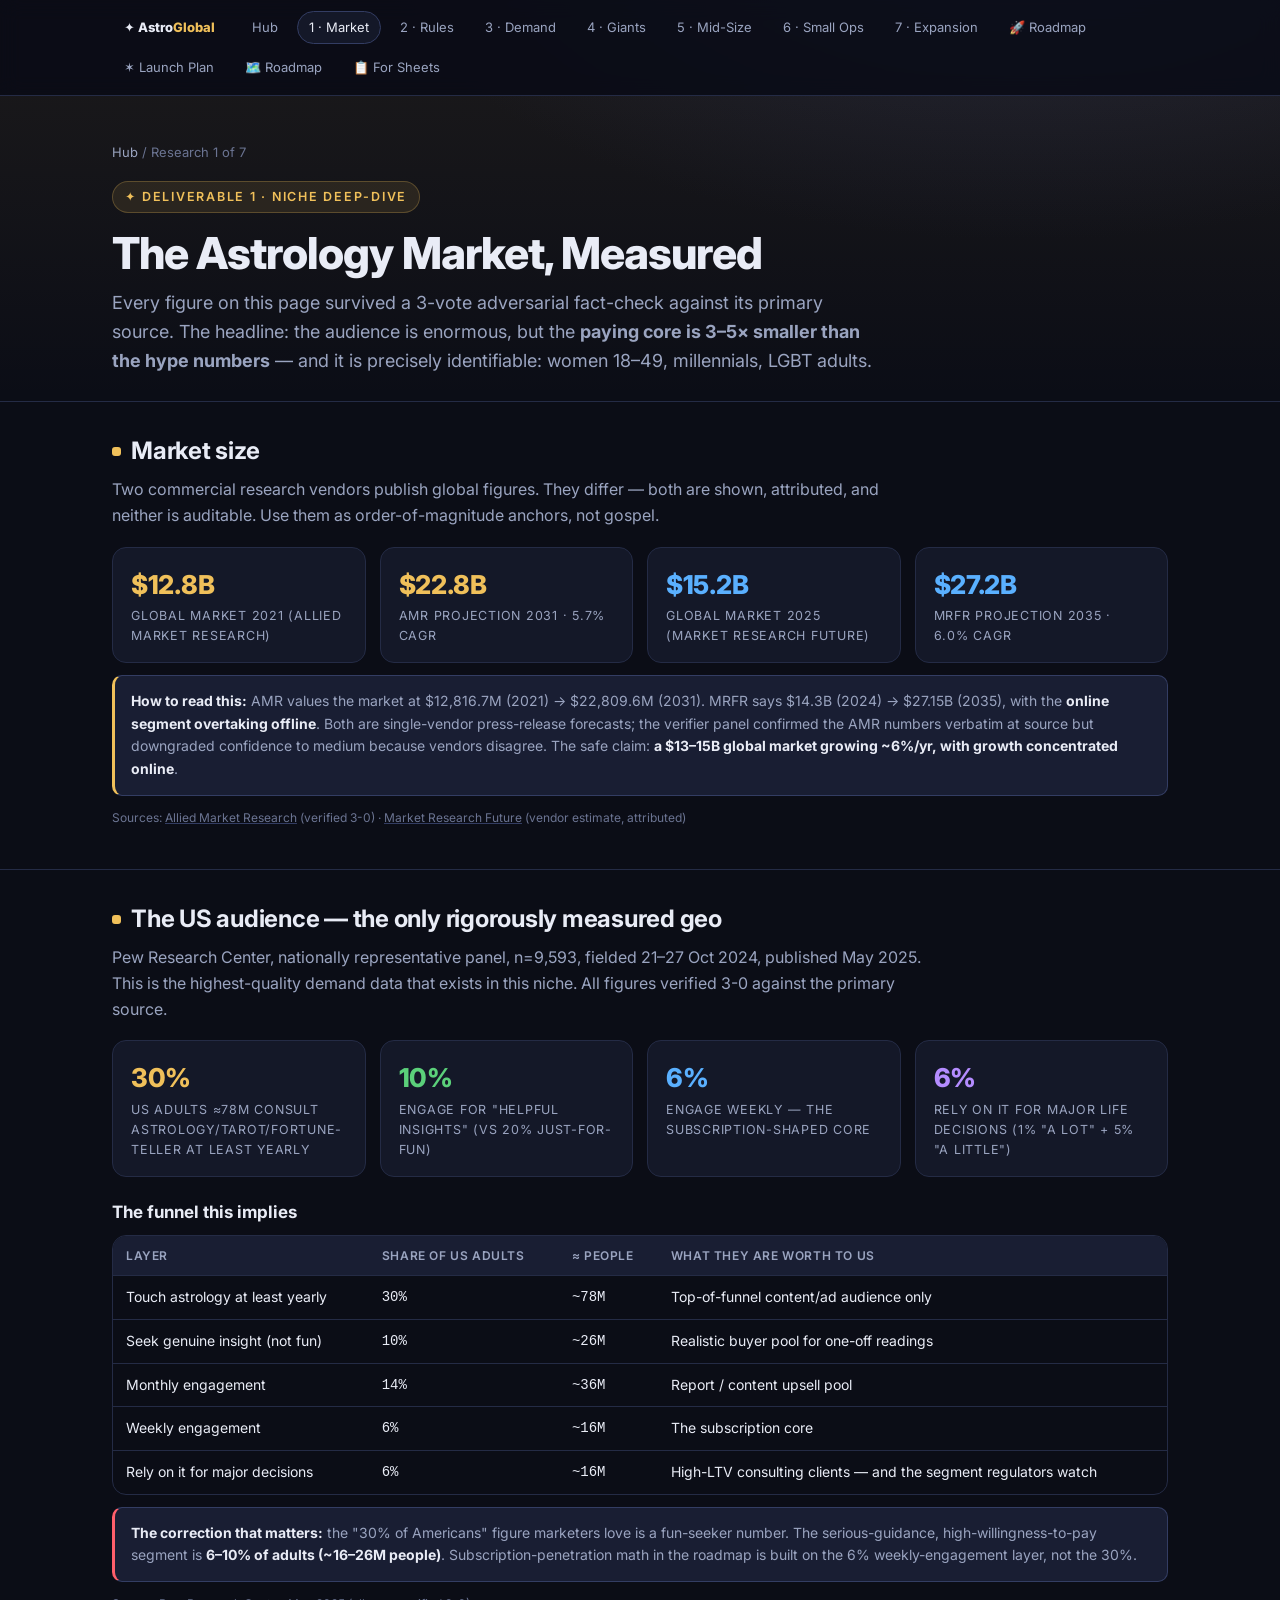
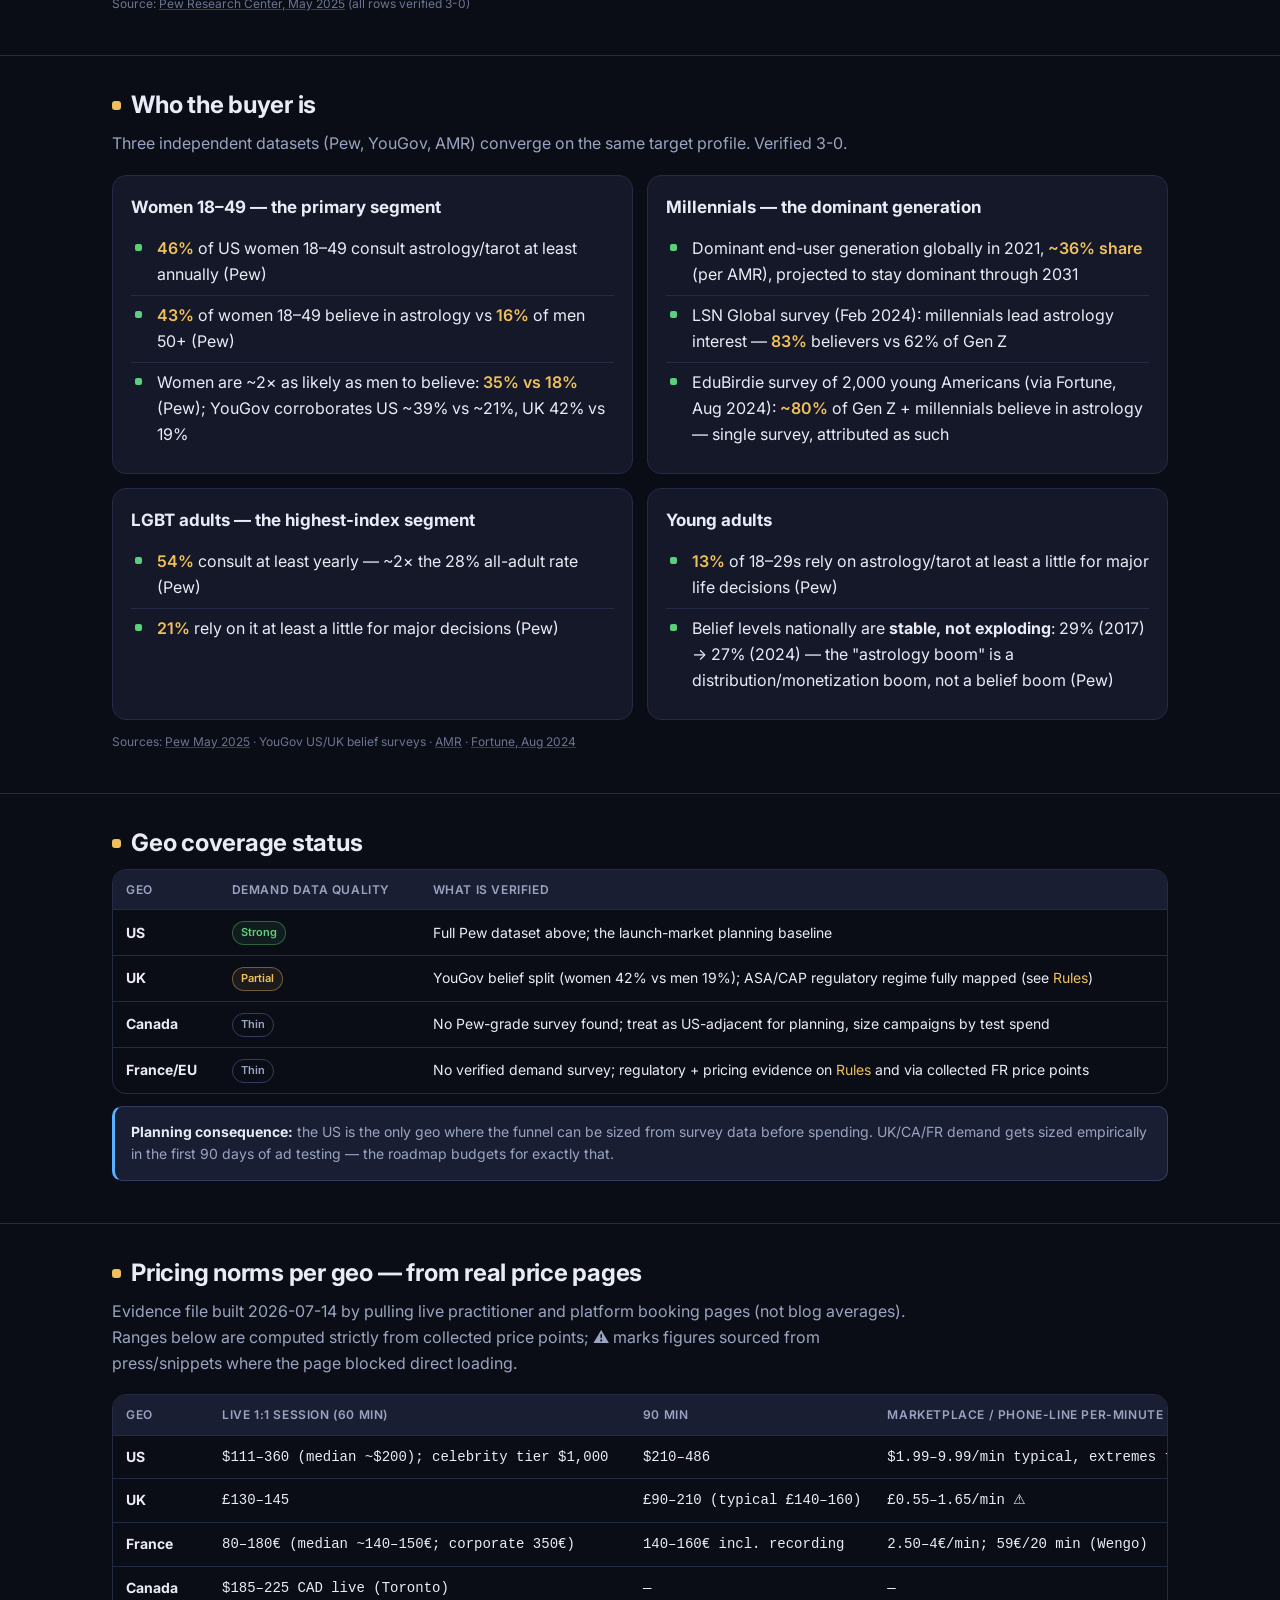
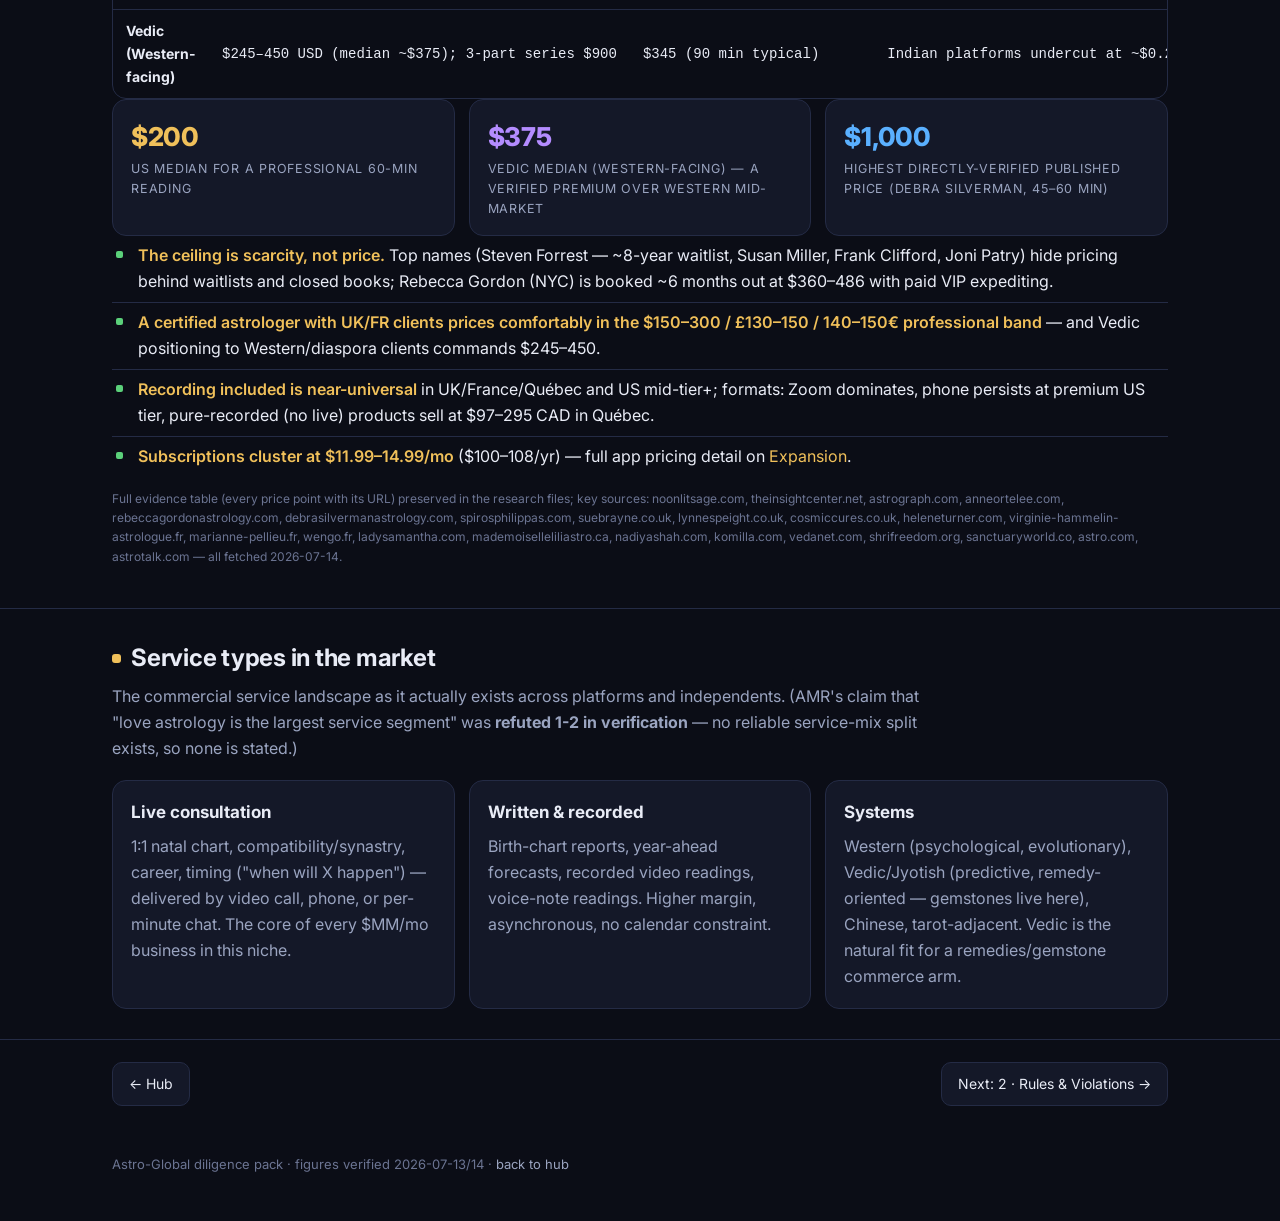
<file: market.html>
<!doctype html><html lang="en"><head>
<meta charset="utf-8"><meta name="viewport" content="width=device-width,initial-scale=1">
<meta name="robots" content="noindex,nofollow">
<link rel="icon" href="assets/favicon.svg" type="image/svg+xml"><meta name="theme-color" content="#0b0d16">
<title>Market Deep-Dive — Astro-Global</title>
<meta name="description" content="Verified market size, demographics and demand depth for the global astrology niche.">
<link rel="preconnect" href="https://fonts.googleapis.com"><link rel="preconnect" href="https://fonts.gstatic.com" crossorigin><link href="https://fonts.googleapis.com/css2?family=Inter:wght@400;500;600;700;800&display=swap" rel="stylesheet">
<link rel="stylesheet" href="assets/style.css">
</head><body>
<nav class="toc"><div class="wrap"><a class="brand" href="index.html">✦ Astro<span>Global</span></a><a href="index.html">Hub</a><a class="on" href="market.html">1 · Market</a><a href="rules.html">2 · Rules</a><a href="demand.html">3 · Demand</a><a href="giants.html">4 · Giants</a><a href="midsize.html">5 · Mid-Size</a><a href="small.html">6 · Small Ops</a><a href="expansion.html">7 · Expansion</a><a href="roadmap.html">🚀 Roadmap</a><a href="launch.html">✶ Launch Plan</a><a href="blueprint.html">🗺️ Roadmap</a><a href="sheet.html">📋 For Sheets</a></div></nav>

<header class="hero"><div class="wrap">
<div class="crumbs"><a href="index.html">Hub</a> / Research 1 of 7</div>
<span class="kicker">✦ Deliverable 1 · Niche Deep-Dive</span>
<h1>The Astrology Market, Measured</h1>
<p class="lede">Every figure on this page survived a 3-vote adversarial fact-check against its primary source. The headline: the audience is enormous, but the <b>paying core is 3–5× smaller than the hype numbers</b> — and it is precisely identifiable: women 18–49, millennials, LGBT adults.</p>
</div></header>

<section id="size"><div class="wrap">
<h2><span class="dot"></span>Market size</h2>
<p class="sub">Two commercial research vendors publish global figures. They differ — both are shown, attributed, and neither is auditable. Use them as order-of-magnitude anchors, not gospel.</p>
<div class="grid g4">
<div class="stat mar"><div class="n">$12.8B</div><div class="l">Global market 2021 (Allied Market Research)</div></div>
<div class="stat mar"><div class="n">$22.8B</div><div class="l">AMR projection 2031 · 5.7% CAGR</div></div>
<div class="stat sky"><div class="n">$15.2B</div><div class="l">Global market 2025 (Market Research Future)</div></div>
<div class="stat sky"><div class="n">$27.2B</div><div class="l">MRFR projection 2035 · 6.0% CAGR</div></div>
</div>
<div class="note"><b>How to read this:</b> AMR values the market at $12,816.7M (2021) → $22,809.6M (2031). MRFR says $14.3B (2024) → $27.15B (2035), with the <b>online segment overtaking offline</b>. Both are single-vendor press-release forecasts; the verifier panel confirmed the AMR numbers verbatim at source but downgraded confidence to medium because vendors disagree. The safe claim: <b>a $13–15B global market growing ~6%/yr, with growth concentrated online</b>.</div>
<p class="src">Sources: <a href="https://www.alliedmarketresearch.com/astrology-market-A31779" target="_blank" rel="noopener">Allied Market Research</a> (verified 3-0) · <a href="https://www.marketresearchfuture.com/reports/astrology-market-22040" target="_blank" rel="noopener">Market Research Future</a> (vendor estimate, attributed)</p>
</div></section>

<section id="audience"><div class="wrap">
<h2><span class="dot"></span>The US audience — the only rigorously measured geo</h2>
<p class="sub">Pew Research Center, nationally representative panel, n=9,593, fielded 21–27 Oct 2024, published May 2025. This is the highest-quality demand data that exists in this niche. All figures verified 3-0 against the primary source.</p>
<div class="grid g4">
<div class="stat mar"><div class="n">30%</div><div class="l">US adults ≈78M consult astrology/tarot/fortune-teller at least yearly</div></div>
<div class="stat leaf"><div class="n">10%</div><div class="l">Engage for "helpful insights" (vs 20% just-for-fun)</div></div>
<div class="stat sky"><div class="n">6%</div><div class="l">Engage weekly — the subscription-shaped core</div></div>
<div class="stat berry"><div class="n">6%</div><div class="l">Rely on it for major life decisions (1% "a lot" + 5% "a little")</div></div>
</div>
<h3>The funnel this implies</h3>
<div class="tbl-wrap"><table><thead><tr><th>Layer</th><th>Share of US adults</th><th>≈ People</th><th>What they are worth to us</th></tr></thead><tbody>
<tr><td>Touch astrology at least yearly</td><td class="num">30%</td><td class="num">~78M</td><td>Top-of-funnel content/ad audience only</td></tr>
<tr><td>Seek genuine insight (not fun)</td><td class="num">10%</td><td class="num">~26M</td><td>Realistic buyer pool for one-off readings</td></tr>
<tr><td>Monthly engagement</td><td class="num">14%</td><td class="num">~36M</td><td>Report / content upsell pool</td></tr>
<tr><td>Weekly engagement</td><td class="num">6%</td><td class="num">~16M</td><td>The subscription core</td></tr>
<tr><td>Rely on it for major decisions</td><td class="num">6%</td><td class="num">~16M</td><td>High-LTV consulting clients — and the segment regulators watch</td></tr>
</tbody></table></div>
<div class="note red"><b>The correction that matters:</b> the "30% of Americans" figure marketers love is a fun-seeker number. The serious-guidance, high-willingness-to-pay segment is <b>6–10% of adults (~16–26M people)</b>. Subscription-penetration math in the roadmap is built on the 6% weekly-engagement layer, not the 30%.</div>
<p class="src">Source: <a href="https://www.pewresearch.org/religion/2025/05/21/3-in-10-americans-consult-astrology-tarot-cards-or-fortune-tellers/" target="_blank" rel="noopener">Pew Research Center, May 2025</a> (all rows verified 3-0)</p>
</div></section>

<section id="demo"><div class="wrap">
<h2><span class="dot"></span>Who the buyer is</h2>
<p class="sub">Three independent datasets (Pew, YouGov, AMR) converge on the same target profile. Verified 3-0.</p>
<div class="grid g2">
<div class="card"><h3>Women 18–49 — the primary segment</h3><ul class="clean">
<li><span class="k">46%</span> of US women 18–49 consult astrology/tarot at least annually (Pew)</li>
<li><span class="k">43%</span> of women 18–49 believe in astrology vs <span class="k">16%</span> of men 50+ (Pew)</li>
<li>Women are ~2× as likely as men to believe: <span class="k">35% vs 18%</span> (Pew); YouGov corroborates US ~39% vs ~21%, UK 42% vs 19%</li>
</ul></div>
<div class="card"><h3>Millennials — the dominant generation</h3><ul class="clean">
<li>Dominant end-user generation globally in 2021, <span class="k">~36% share</span> (per AMR), projected to stay dominant through 2031</li>
<li>LSN Global survey (Feb 2024): millennials lead astrology interest — <span class="k">83%</span> believers vs 62% of Gen Z</li>
<li>EduBirdie survey of 2,000 young Americans (via Fortune, Aug 2024): <span class="k">~80%</span> of Gen Z + millennials believe in astrology — single survey, attributed as such</li>
</ul></div>
<div class="card"><h3>LGBT adults — the highest-index segment</h3><ul class="clean">
<li><span class="k">54%</span> consult at least yearly — ~2× the 28% all-adult rate (Pew)</li>
<li><span class="k">21%</span> rely on it at least a little for major decisions (Pew)</li>
</ul></div>
<div class="card"><h3>Young adults</h3><ul class="clean">
<li><span class="k">13%</span> of 18–29s rely on astrology/tarot at least a little for major life decisions (Pew)</li>
<li>Belief levels nationally are <b>stable, not exploding</b>: 29% (2017) → 27% (2024) — the "astrology boom" is a distribution/monetization boom, not a belief boom (Pew)</li>
</ul></div>
</div>
<p class="src">Sources: <a href="https://www.pewresearch.org/religion/2025/05/21/3-in-10-americans-consult-astrology-tarot-cards-or-fortune-tellers/" target="_blank" rel="noopener">Pew May 2025</a> · YouGov US/UK belief surveys · <a href="https://www.alliedmarketresearch.com/astrology-market-A31779" target="_blank" rel="noopener">AMR</a> · <a href="https://fortune.com/2024/08/22/gen-z-millenails-astrology-career-advice/" target="_blank" rel="noopener">Fortune, Aug 2024</a></p>
</div></section>

<section id="geos"><div class="wrap">
<h2><span class="dot"></span>Geo coverage status</h2>
<div class="tbl-wrap"><table><thead><tr><th>Geo</th><th>Demand data quality</th><th>What is verified</th></tr></thead><tbody>
<tr><td><b>US</b></td><td><span class="badge win">Strong</span></td><td>Full Pew dataset above; the launch-market planning baseline</td></tr>
<tr><td><b>UK</b></td><td><span class="badge gold">Partial</span></td><td>YouGov belief split (women 42% vs men 19%); ASA/CAP regulatory regime fully mapped (see <a href="rules.html">Rules</a>)</td></tr>
<tr><td><b>Canada</b></td><td><span class="badge">Thin</span></td><td>No Pew-grade survey found; treat as US-adjacent for planning, size campaigns by test spend</td></tr>
<tr><td><b>France/EU</b></td><td><span class="badge">Thin</span></td><td>No verified demand survey; regulatory + pricing evidence on <a href="rules.html">Rules</a> and via collected FR price points</td></tr>
</tbody></table></div>
<div class="note blue"><b>Planning consequence:</b> the US is the only geo where the funnel can be sized from survey data before spending. UK/CA/FR demand gets sized empirically in the first 90 days of ad testing — the roadmap budgets for exactly that.</div>
</div></section>

<section id="pricing"><div class="wrap">
<h2><span class="dot"></span>Pricing norms per geo — from real price pages</h2>
<p class="sub">Evidence file built 2026-07-14 by pulling live practitioner and platform booking pages (not blog averages). Ranges below are computed strictly from collected price points; ⚠ marks figures sourced from press/snippets where the page blocked direct loading.</p>
<div class="tbl-wrap"><table><thead><tr><th>Geo</th><th>Live 1:1 session (60 min)</th><th>90 min</th><th>Marketplace / phone-line per-minute</th><th>Written / recorded reports</th></tr></thead><tbody>
<tr><td><b>US</b></td><td class="num">$111–360 (median ~$200); celebrity tier $1,000</td><td class="num">$210–486</td><td class="num">$1.99–9.99/min typical, extremes to $40 ⚠</td><td class="num">$4.95 (computerized) – $69.90 (astro.com Liz Greene); human-written add-on ~$60</td></tr>
<tr><td><b>UK</b></td><td class="num">£130–145</td><td class="num">£90–210 (typical £140–160)</td><td class="num">£0.55–1.65/min ⚠</td><td class="num">chart/rectification from £40</td></tr>
<tr><td><b>France</b></td><td class="num">80–180€ (median ~140–150€; corporate 350€)</td><td class="num">140–160€ incl. recording</td><td class="num">2.50–4€/min; 59€/20 min (Wengo)</td><td class="num">written thème astral 90–120€</td></tr>
<tr><td><b>Canada</b></td><td class="num">$185–225 CAD live (Toronto)</td><td class="num">—</td><td class="num">—</td><td class="num">recorded MP3 readings $97–295 CAD; PDF $40–60</td></tr>
<tr><td><b>Vedic (Western-facing)</b></td><td class="num">$245–450 USD (median ~$375); 3-part series $900</td><td class="num">$345 (90 min typical)</td><td class="num">Indian platforms undercut at ~$0.25–2.50/min</td><td class="num">reports ₹500–5,000 ⚠</td></tr>
</tbody></table></div>
<div class="grid g3">
<div class="stat mar"><div class="n">$200</div><div class="l">US median for a professional 60-min reading</div></div>
<div class="stat berry"><div class="n">$375</div><div class="l">Vedic median (Western-facing) — a verified premium over Western mid-market</div></div>
<div class="stat sky"><div class="n">$1,000</div><div class="l">Highest directly-verified published price (Debra Silverman, 45–60 min)</div></div>
</div>
<ul class="clean">
<li><span class="k">The ceiling is scarcity, not price.</span> Top names (Steven Forrest — ~8-year waitlist, Susan Miller, Frank Clifford, Joni Patry) hide pricing behind waitlists and closed books; Rebecca Gordon (NYC) is booked ~6 months out at $360–486 with paid VIP expediting.</li>
<li><span class="k">A certified astrologer with UK/FR clients prices comfortably in the $150–300 / £130–150 / 140–150€ professional band</span> — and Vedic positioning to Western/diaspora clients commands $245–450.</li>
<li><span class="k">Recording included is near-universal</span> in UK/France/Québec and US mid-tier+; formats: Zoom dominates, phone persists at premium US tier, pure-recorded (no live) products sell at $97–295 CAD in Québec.</li>
<li><span class="k">Subscriptions cluster at $11.99–14.99/mo</span> ($100–108/yr) — full app pricing detail on <a href="expansion.html">Expansion</a>.</li>
</ul>
<p class="src">Full evidence table (every price point with its URL) preserved in the research files; key sources: noonlitsage.com, theinsightcenter.net, astrograph.com, anneortelee.com, rebeccagordonastrology.com, debrasilvermanastrology.com, spirosphilippas.com, suebrayne.co.uk, lynnespeight.co.uk, cosmiccures.co.uk, heleneturner.com, virginie-hammelin-astrologue.fr, marianne-pellieu.fr, wengo.fr, ladysamantha.com, mademoiselleliliastro.ca, nadiyashah.com, komilla.com, vedanet.com, shrifreedom.org, sanctuaryworld.co, astro.com, astrotalk.com — all fetched 2026-07-14.</p>
</div></section>

<section id="services"><div class="wrap">
<h2><span class="dot"></span>Service types in the market</h2>
<p class="sub">The commercial service landscape as it actually exists across platforms and independents. (AMR's claim that "love astrology is the largest service segment" was <b>refuted 1-2 in verification</b> — no reliable service-mix split exists, so none is stated.)</p>
<div class="grid g3">
<div class="card"><h3>Live consultation</h3><p style="color:var(--muted);margin:.3em 0 0">1:1 natal chart, compatibility/synastry, career, timing ("when will X happen") — delivered by video call, phone, or per-minute chat. The core of every $MM/mo business in this niche.</p></div>
<div class="card"><h3>Written & recorded</h3><p style="color:var(--muted);margin:.3em 0 0">Birth-chart reports, year-ahead forecasts, recorded video readings, voice-note readings. Higher margin, asynchronous, no calendar constraint.</p></div>
<div class="card"><h3>Systems</h3><p style="color:var(--muted);margin:.3em 0 0">Western (psychological, evolutionary), Vedic/Jyotish (predictive, remedy-oriented — gemstones live here), Chinese, tarot-adjacent. Vedic is the natural fit for a remedies/gemstone commerce arm.</p></div>
</div>
</div></section>

<div class="wrap"><div class="pagenav"><a href="index.html">← Hub</a><a href="rules.html">Next: 2 · Rules & Violations →</a></div></div>

<footer><div class="wrap">Astro-Global diligence pack · figures verified 2026-07-13/14 · <a href="index.html">back to hub</a></div></footer>
</body></html>
</file>
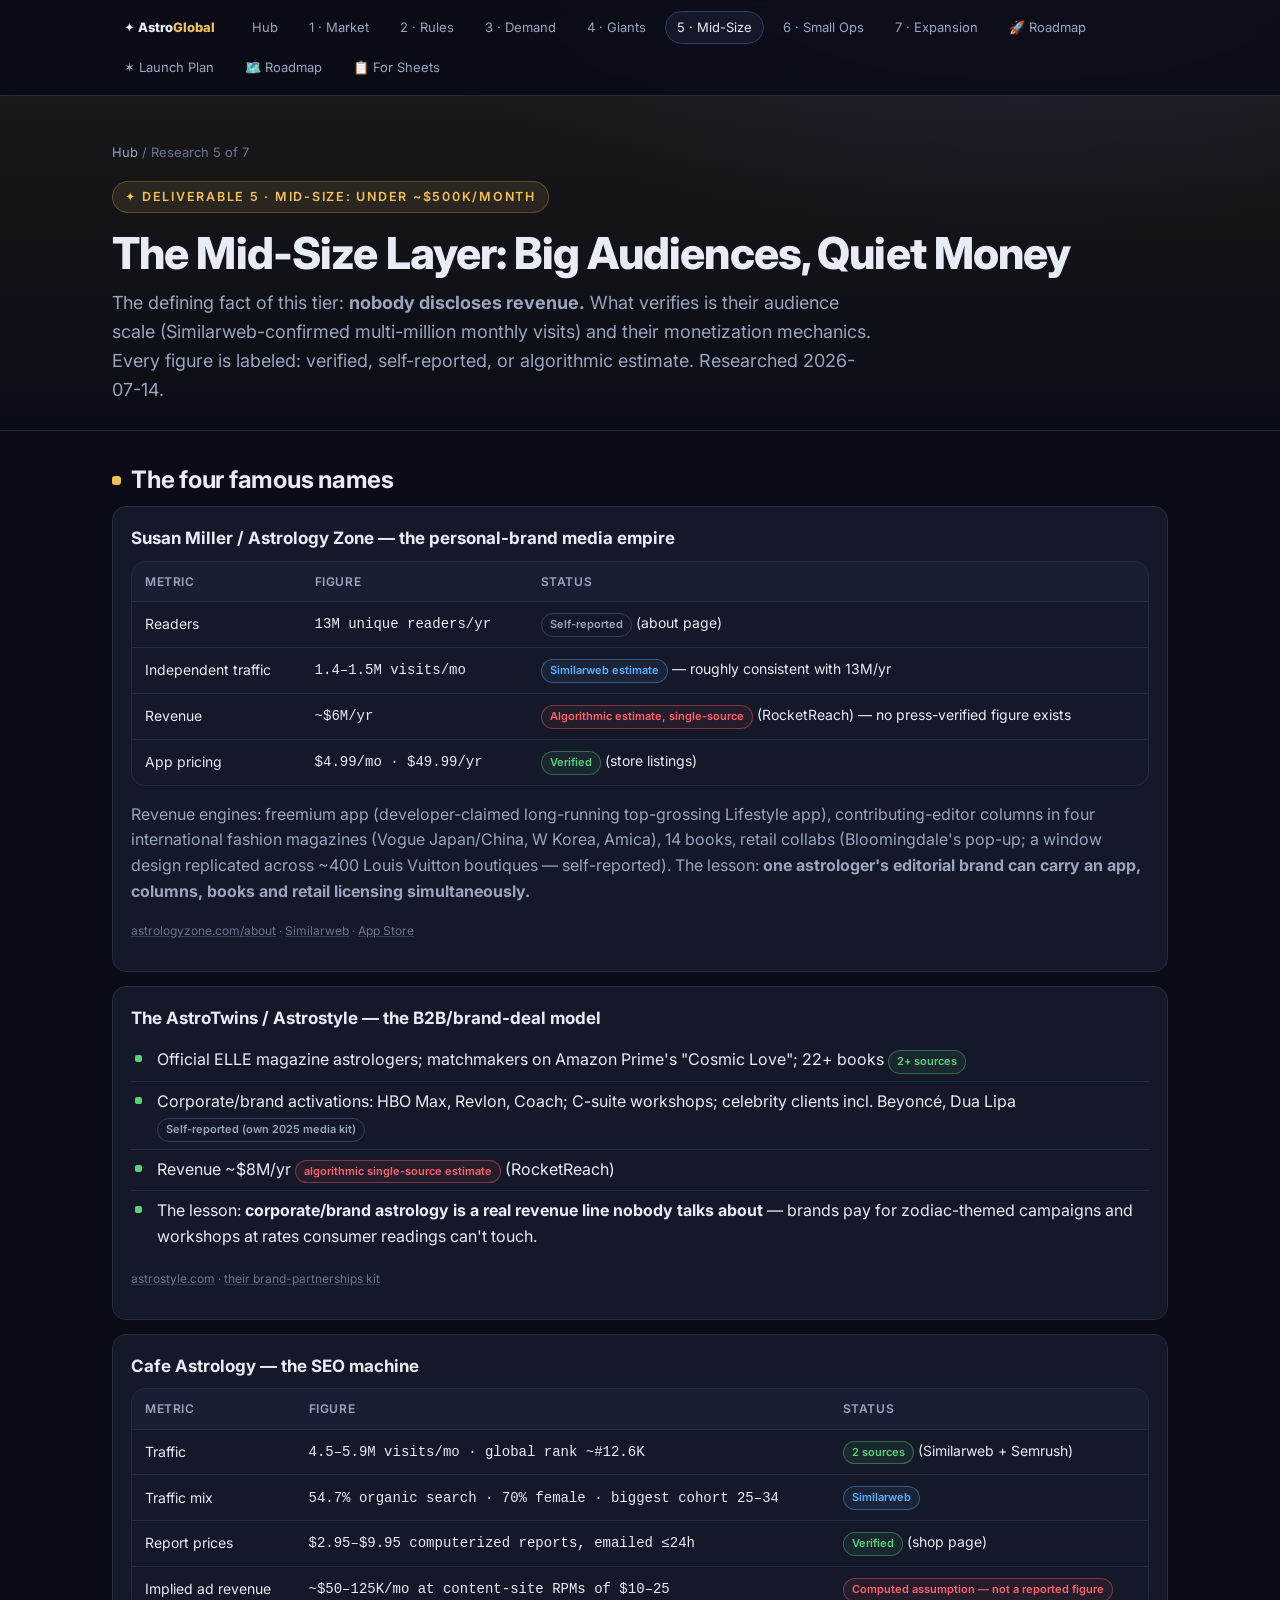
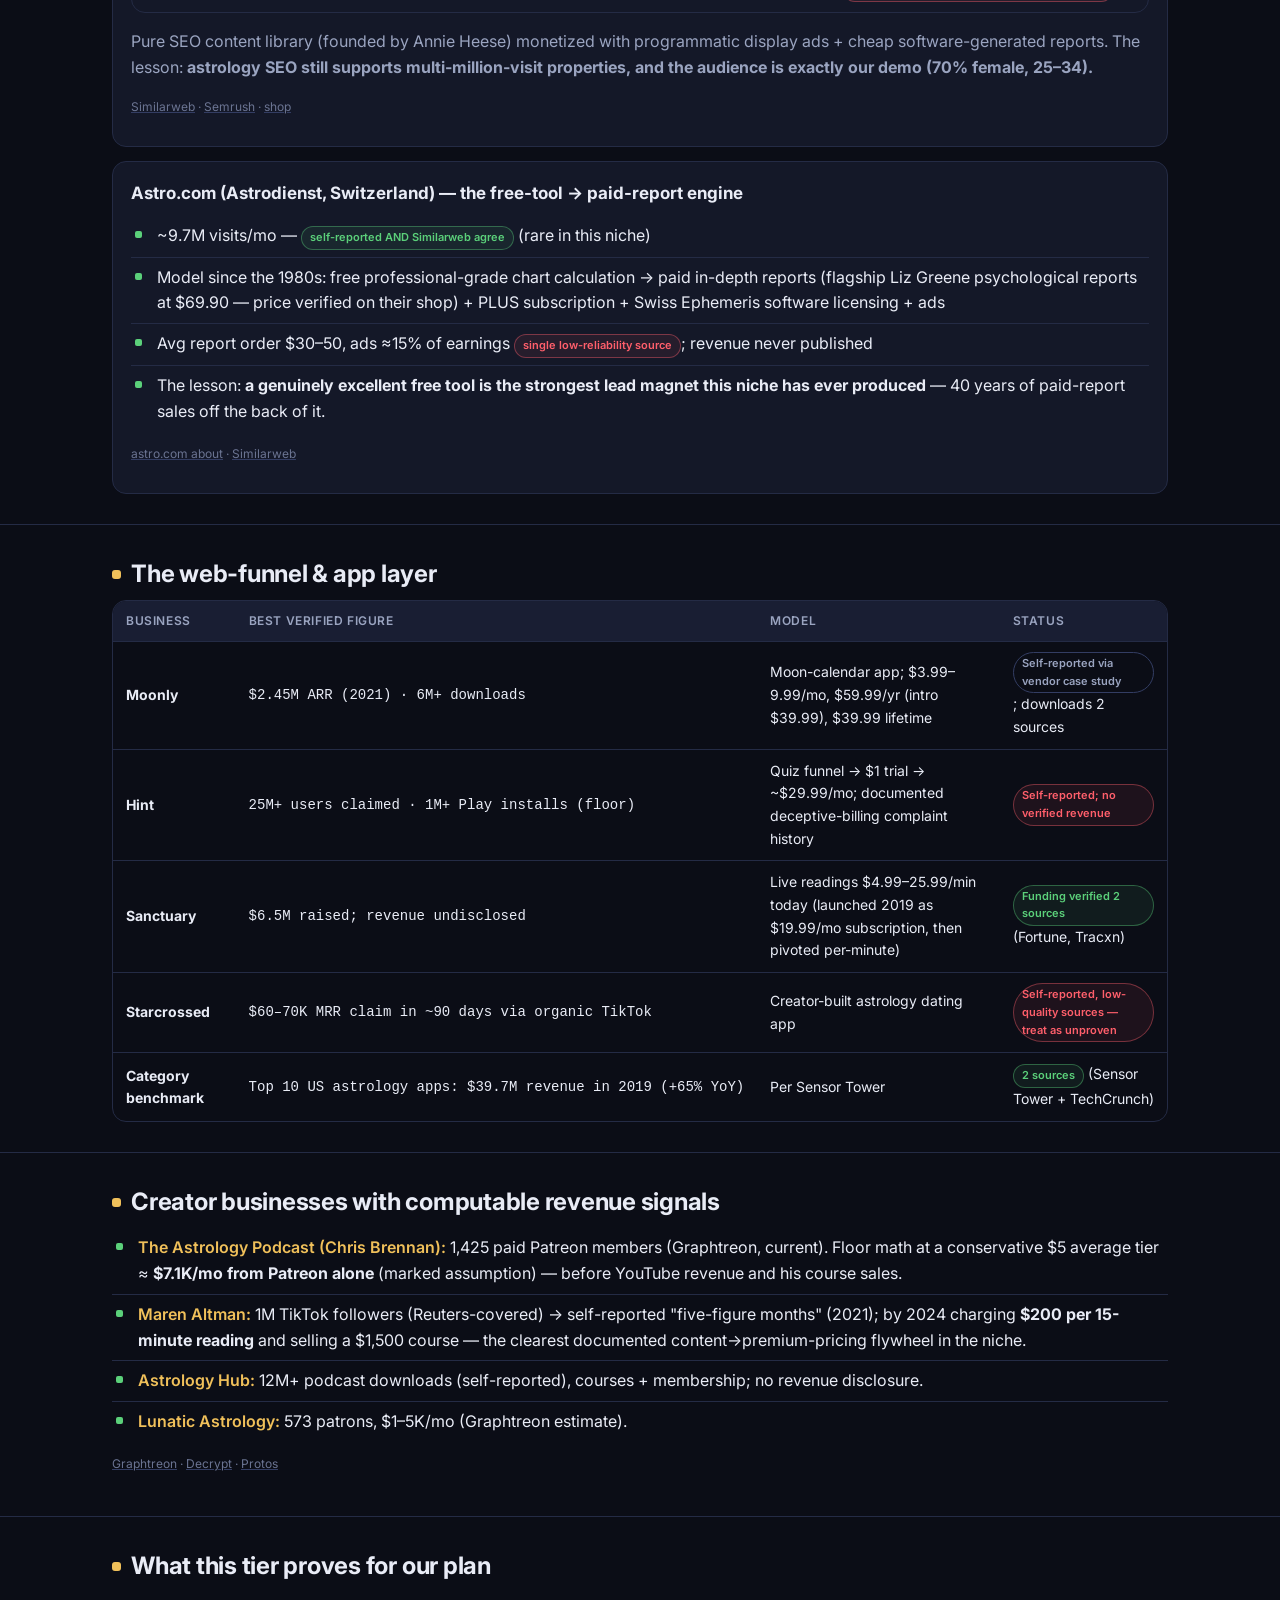
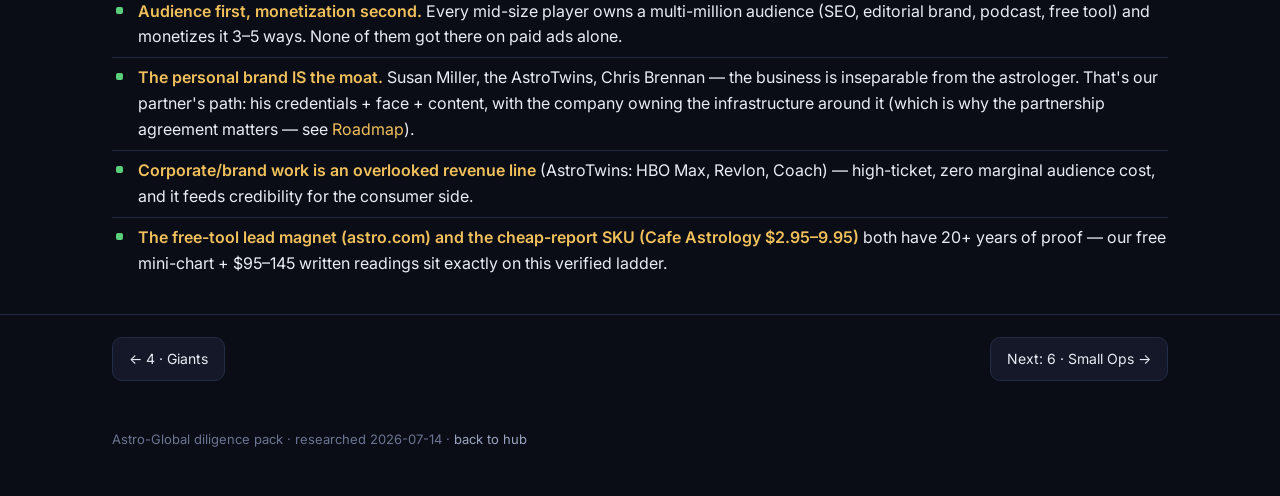
<file: midsize.html>
<!doctype html><html lang="en"><head>
<meta charset="utf-8"><meta name="viewport" content="width=device-width,initial-scale=1">
<meta name="robots" content="noindex,nofollow">
<link rel="icon" href="assets/favicon.svg" type="image/svg+xml"><meta name="theme-color" content="#0b0d16">
<title>Mid-Size Businesses (under $500K/month) — Astro-Global</title>
<meta name="description" content="Verified evidence on mid-size astrology businesses: Astrology Zone, AstroTwins, Cafe Astrology, astro.com and the web-funnel apps.">
<link rel="preconnect" href="https://fonts.googleapis.com"><link rel="preconnect" href="https://fonts.gstatic.com" crossorigin><link href="https://fonts.googleapis.com/css2?family=Inter:wght@400;500;600;700;800&display=swap" rel="stylesheet">
<link rel="stylesheet" href="assets/style.css">
</head><body>
<nav class="toc"><div class="wrap"><a class="brand" href="index.html">✦ Astro<span>Global</span></a><a href="index.html">Hub</a><a href="market.html">1 · Market</a><a href="rules.html">2 · Rules</a><a href="demand.html">3 · Demand</a><a href="giants.html">4 · Giants</a><a class="on" href="midsize.html">5 · Mid-Size</a><a href="small.html">6 · Small Ops</a><a href="expansion.html">7 · Expansion</a><a href="roadmap.html">🚀 Roadmap</a><a href="launch.html">✶ Launch Plan</a><a href="blueprint.html">🗺️ Roadmap</a><a href="sheet.html">📋 For Sheets</a></div></nav>

<header class="hero"><div class="wrap">
<div class="crumbs"><a href="index.html">Hub</a> / Research 5 of 7</div>
<span class="kicker">✦ Deliverable 5 · Mid-Size: Under ~$500K/Month</span>
<h1>The Mid-Size Layer: Big Audiences, Quiet Money</h1>
<p class="lede">The defining fact of this tier: <b>nobody discloses revenue.</b> What verifies is their audience scale (Similarweb-confirmed multi-million monthly visits) and their monetization mechanics. Every figure is labeled: verified, self-reported, or algorithmic estimate. Researched 2026-07-14.</p>
</div></header>

<section id="names"><div class="wrap">
<h2><span class="dot"></span>The four famous names</h2>

<div class="card"><h3>Susan Miller / Astrology Zone — the personal-brand media empire</h3>
<div class="tbl-wrap"><table><thead><tr><th>Metric</th><th>Figure</th><th>Status</th></tr></thead><tbody>
<tr><td>Readers</td><td class="num">13M unique readers/yr</td><td><span class="badge">Self-reported</span> (about page)</td></tr>
<tr><td>Independent traffic</td><td class="num">1.4–1.5M visits/mo</td><td><span class="badge sky">Similarweb estimate</span> — roughly consistent with 13M/yr</td></tr>
<tr><td>Revenue</td><td class="num">~$6M/yr</td><td><span class="badge hot">Algorithmic estimate, single-source</span> (RocketReach) — no press-verified figure exists</td></tr>
<tr><td>App pricing</td><td class="num">$4.99/mo · $49.99/yr</td><td><span class="badge win">Verified</span> (store listings)</td></tr>
</tbody></table></div>
<p style="color:var(--muted)">Revenue engines: freemium app (developer-claimed long-running top-grossing Lifestyle app), contributing-editor columns in four international fashion magazines (Vogue Japan/China, W Korea, Amica), 14 books, retail collabs (Bloomingdale's pop-up; a window design replicated across ~400 Louis Vuitton boutiques — self-reported). The lesson: <b>one astrologer's editorial brand can carry an app, columns, books and retail licensing simultaneously.</b></p>
<p class="src"><a href="https://www.astrologyzone.com/about/" target="_blank" rel="noopener">astrologyzone.com/about</a> · <a href="https://www.similarweb.com/website/astrologyzone.com/" target="_blank" rel="noopener">Similarweb</a> · <a href="https://apps.apple.com/us/app/astrology-zone-horoscopes/id527608193" target="_blank" rel="noopener">App Store</a></p></div>

<div class="card" style="margin-top:14px"><h3>The AstroTwins / Astrostyle — the B2B/brand-deal model</h3>
<ul class="clean">
<li>Official ELLE magazine astrologers; matchmakers on Amazon Prime's "Cosmic Love"; 22+ books <span class="badge win">2+ sources</span></li>
<li>Corporate/brand activations: HBO Max, Revlon, Coach; C-suite workshops; celebrity clients incl. Beyoncé, Dua Lipa <span class="badge">Self-reported (own 2025 media kit)</span></li>
<li>Revenue ~$8M/yr <span class="badge hot">algorithmic single-source estimate</span> (RocketReach)</li>
<li>The lesson: <b>corporate/brand astrology is a real revenue line nobody talks about</b> — brands pay for zodiac-themed campaigns and workshops at rates consumer readings can't touch.</li>
</ul>
<p class="src"><a href="https://astrostyle.com/astrotwins/" target="_blank" rel="noopener">astrostyle.com</a> · <a href="https://publicastrotwins.s3.us-east-2.amazonaws.com/AstroTwins-Brand+Partnership+Case+Studies+2025.pdf" target="_blank" rel="noopener">their brand-partnerships kit</a></p></div>

<div class="card" style="margin-top:14px"><h3>Cafe Astrology — the SEO machine</h3>
<div class="tbl-wrap"><table><thead><tr><th>Metric</th><th>Figure</th><th>Status</th></tr></thead><tbody>
<tr><td>Traffic</td><td class="num">4.5–5.9M visits/mo · global rank ~#12.6K</td><td><span class="badge win">2 sources</span> (Similarweb + Semrush)</td></tr>
<tr><td>Traffic mix</td><td class="num">54.7% organic search · 70% female · biggest cohort 25–34</td><td><span class="badge sky">Similarweb</span></td></tr>
<tr><td>Report prices</td><td class="num">$2.95–$9.95 computerized reports, emailed ≤24h</td><td><span class="badge win">Verified</span> (shop page)</td></tr>
<tr><td>Implied ad revenue</td><td class="num">~$50–125K/mo at content-site RPMs of $10–25</td><td><span class="badge hot">Computed assumption — not a reported figure</span></td></tr>
</tbody></table></div>
<p style="color:var(--muted)">Pure SEO content library (founded by Annie Heese) monetized with programmatic display ads + cheap software-generated reports. The lesson: <b>astrology SEO still supports multi-million-visit properties, and the audience is exactly our demo (70% female, 25–34).</b></p>
<p class="src"><a href="https://www.similarweb.com/website/cafeastrology.com/" target="_blank" rel="noopener">Similarweb</a> · <a href="https://www.semrush.com/website/cafeastrology.com/overview/" target="_blank" rel="noopener">Semrush</a> · <a href="https://cafeastrology.com/shop/" target="_blank" rel="noopener">shop</a></p></div>

<div class="card" style="margin-top:14px"><h3>Astro.com (Astrodienst, Switzerland) — the free-tool → paid-report engine</h3>
<ul class="clean">
<li>~9.7M visits/mo — <span class="badge win">self-reported AND Similarweb agree</span> (rare in this niche)</li>
<li>Model since the 1980s: free professional-grade chart calculation → paid in-depth reports (flagship Liz Greene psychological reports at $69.90 — price verified on their shop) + PLUS subscription + Swiss Ephemeris software licensing + ads</li>
<li>Avg report order $30–50, ads ≈15% of earnings <span class="badge hot">single low-reliability source</span>; revenue never published</li>
<li>The lesson: <b>a genuinely excellent free tool is the strongest lead magnet this niche has ever produced</b> — 40 years of paid-report sales off the back of it.</li>
</ul>
<p class="src"><a href="https://www.astro.com/contact/contact_about_e.htm" target="_blank" rel="noopener">astro.com about</a> · <a href="https://www.similarweb.com/website/astro.com/" target="_blank" rel="noopener">Similarweb</a></p></div>
</div></section>

<section id="funnels"><div class="wrap">
<h2><span class="dot"></span>The web-funnel & app layer</h2>
<div class="tbl-wrap"><table><thead><tr><th>Business</th><th>Best verified figure</th><th>Model</th><th>Status</th></tr></thead><tbody>
<tr><td><b>Moonly</b></td><td class="num">$2.45M ARR (2021) · 6M+ downloads</td><td>Moon-calendar app; $3.99–9.99/mo, $59.99/yr (intro $39.99), $39.99 lifetime</td><td><span class="badge">Self-reported via vendor case study</span>; downloads 2 sources</td></tr>
<tr><td><b>Hint</b></td><td class="num">25M+ users claimed · 1M+ Play installs (floor)</td><td>Quiz funnel → $1 trial → ~$29.99/mo; documented deceptive-billing complaint history</td><td><span class="badge hot">Self-reported; no verified revenue</span></td></tr>
<tr><td><b>Sanctuary</b></td><td class="num">$6.5M raised; revenue undisclosed</td><td>Live readings $4.99–25.99/min today (launched 2019 as $19.99/mo subscription, then pivoted per-minute)</td><td><span class="badge win">Funding verified 2 sources</span> (Fortune, Tracxn)</td></tr>
<tr><td><b>Starcrossed</b></td><td class="num">$60–70K MRR claim in ~90 days via organic TikTok</td><td>Creator-built astrology dating app</td><td><span class="badge hot">Self-reported, low-quality sources — treat as unproven</span></td></tr>
<tr><td><b>Category benchmark</b></td><td class="num">Top 10 US astrology apps: $39.7M revenue in 2019 (+65% YoY)</td><td>Per Sensor Tower</td><td><span class="badge win">2 sources</span> (Sensor Tower + TechCrunch)</td></tr>
</tbody></table></div>
</div></section>

<section id="creators"><div class="wrap">
<h2><span class="dot"></span>Creator businesses with computable revenue signals</h2>
<ul class="clean">
<li><span class="k">The Astrology Podcast (Chris Brennan):</span> 1,425 paid Patreon members (Graphtreon, current). Floor math at a conservative $5 average tier ≈ <b>$7.1K/mo from Patreon alone</b> (marked assumption) — before YouTube revenue and his course sales.</li>
<li><span class="k">Maren Altman:</span> 1M TikTok followers (Reuters-covered) → self-reported "five-figure months" (2021); by 2024 charging <b>$200 per 15-minute reading</b> and selling a $1,500 course — the clearest documented content→premium-pricing flywheel in the niche.</li>
<li><span class="k">Astrology Hub:</span> 12M+ podcast downloads (self-reported), courses + membership; no revenue disclosure.</li>
<li><span class="k">Lunatic Astrology:</span> 573 patrons, $1–5K/mo (Graphtreon estimate).</li>
</ul>
<p class="src"><a href="https://graphtreon.com/creator/astrologypodcast" target="_blank" rel="noopener">Graphtreon</a> · <a href="https://decrypt.co/55048/meet-the-bitcoin-astrologer-on-tiktok-who-has-1-million-followers" target="_blank" rel="noopener">Decrypt</a> · <a href="https://protos.com/whats-next-for-maren-altman-the-crypto-predicting-onlyfans-astrologer/" target="_blank" rel="noopener">Protos</a></p>
</div></section>

<section id="lessons"><div class="wrap">
<h2><span class="dot"></span>What this tier proves for our plan</h2>
<ul class="clean">
<li><span class="k">Audience first, monetization second.</span> Every mid-size player owns a multi-million audience (SEO, editorial brand, podcast, free tool) and monetizes it 3–5 ways. None of them got there on paid ads alone.</li>
<li><span class="k">The personal brand IS the moat.</span> Susan Miller, the AstroTwins, Chris Brennan — the business is inseparable from the astrologer. That's our partner's path: his credentials + face + content, with the company owning the infrastructure around it (which is why the partnership agreement matters — see <a href="roadmap.html">Roadmap</a>).</li>
<li><span class="k">Corporate/brand work is an overlooked revenue line</span> (AstroTwins: HBO Max, Revlon, Coach) — high-ticket, zero marginal audience cost, and it feeds credibility for the consumer side.</li>
<li><span class="k">The free-tool lead magnet (astro.com) and the cheap-report SKU (Cafe Astrology $2.95–9.95)</span> both have 20+ years of proof — our free mini-chart + $95–145 written readings sit exactly on this verified ladder.</li>
</ul>
</div></section>

<div class="wrap"><div class="pagenav"><a href="giants.html">← 4 · Giants</a><a href="small.html">Next: 6 · Small Ops →</a></div></div>

<footer><div class="wrap">Astro-Global diligence pack · researched 2026-07-14 · <a href="index.html">back to hub</a></div></footer>
</body></html>
</file>
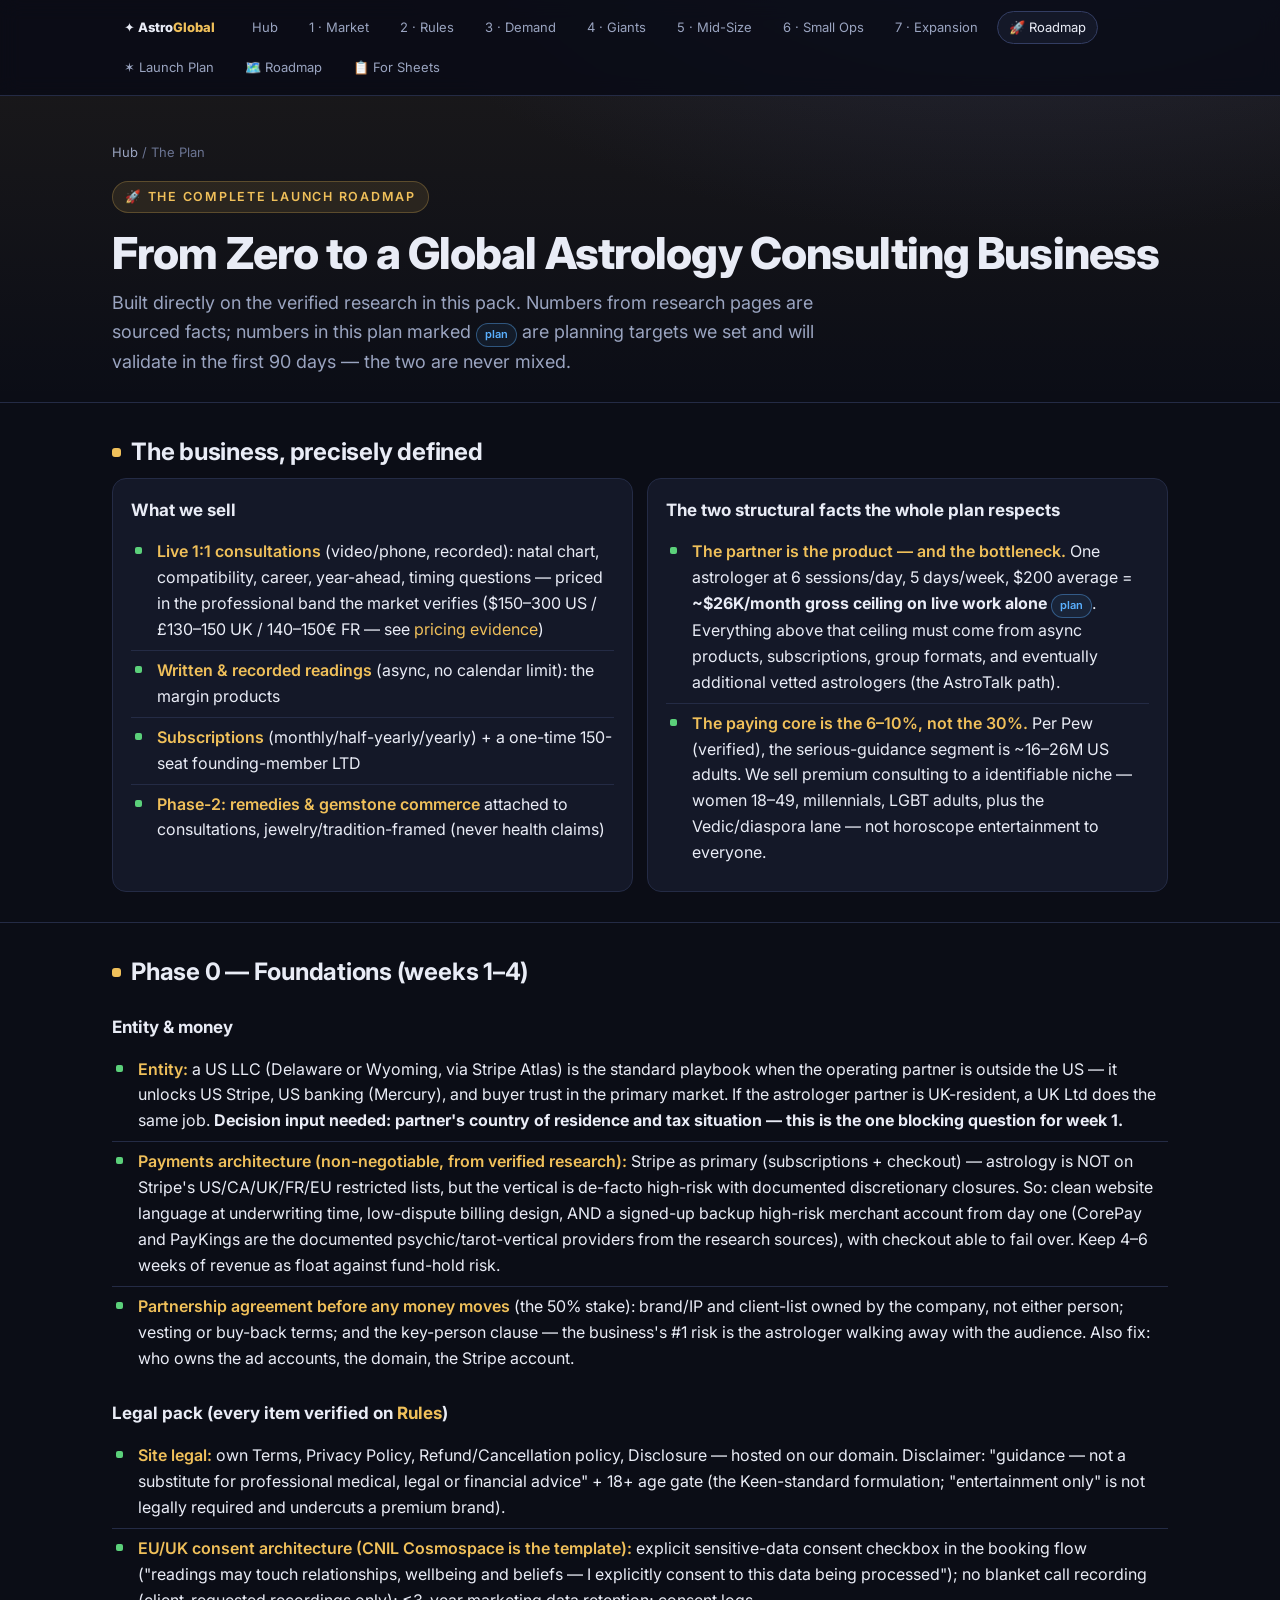
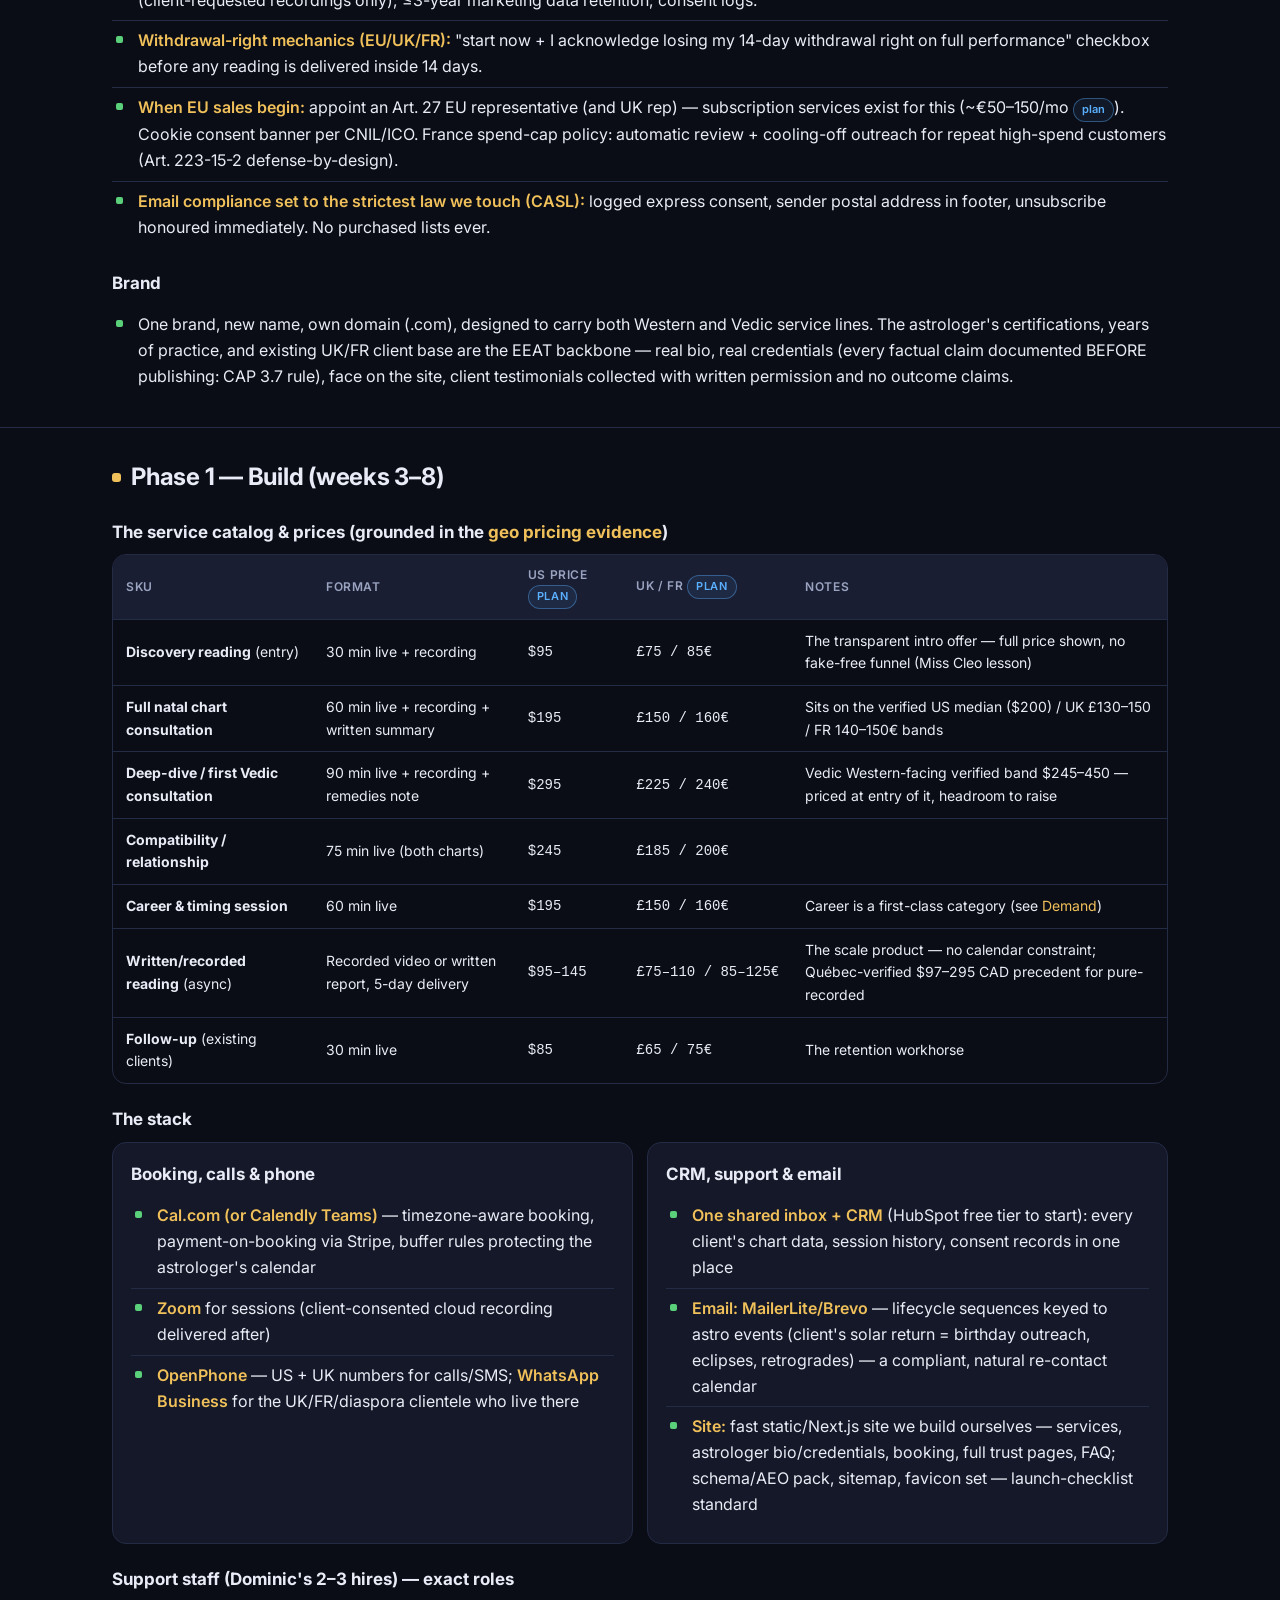
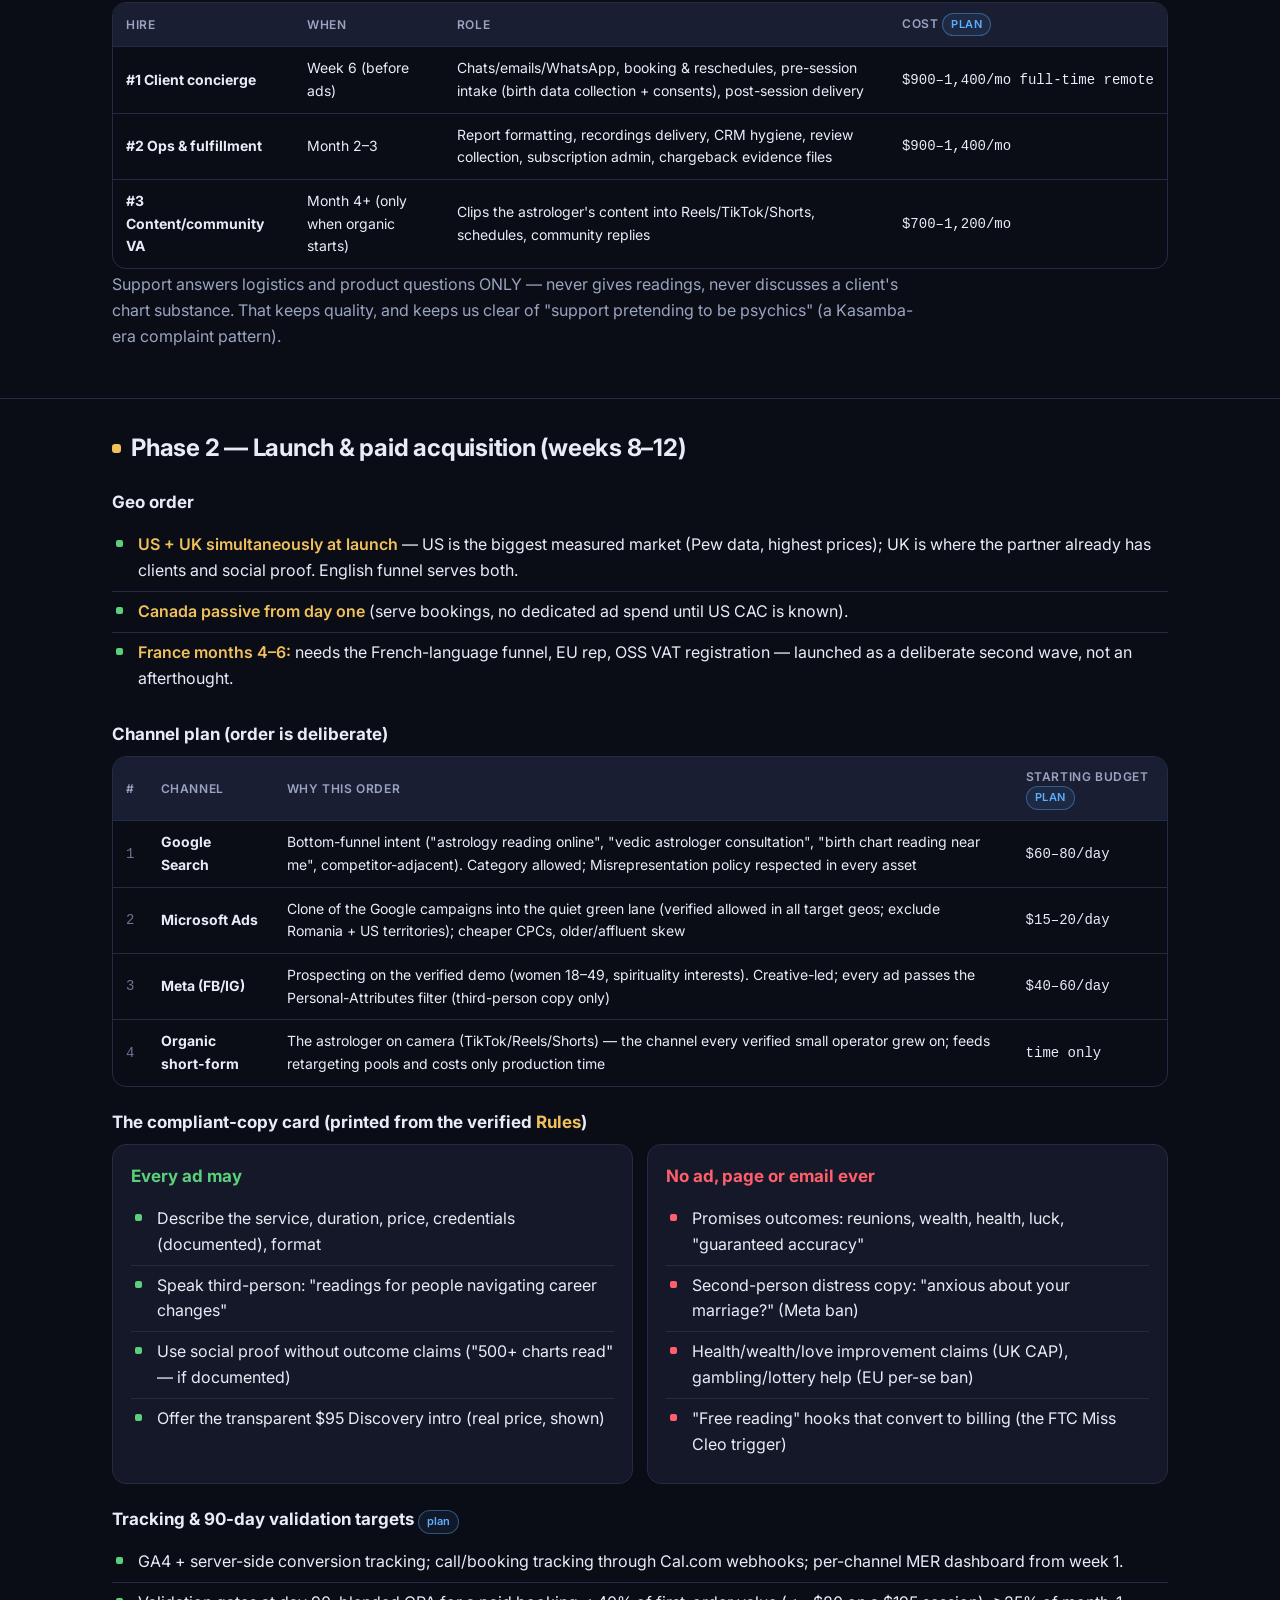
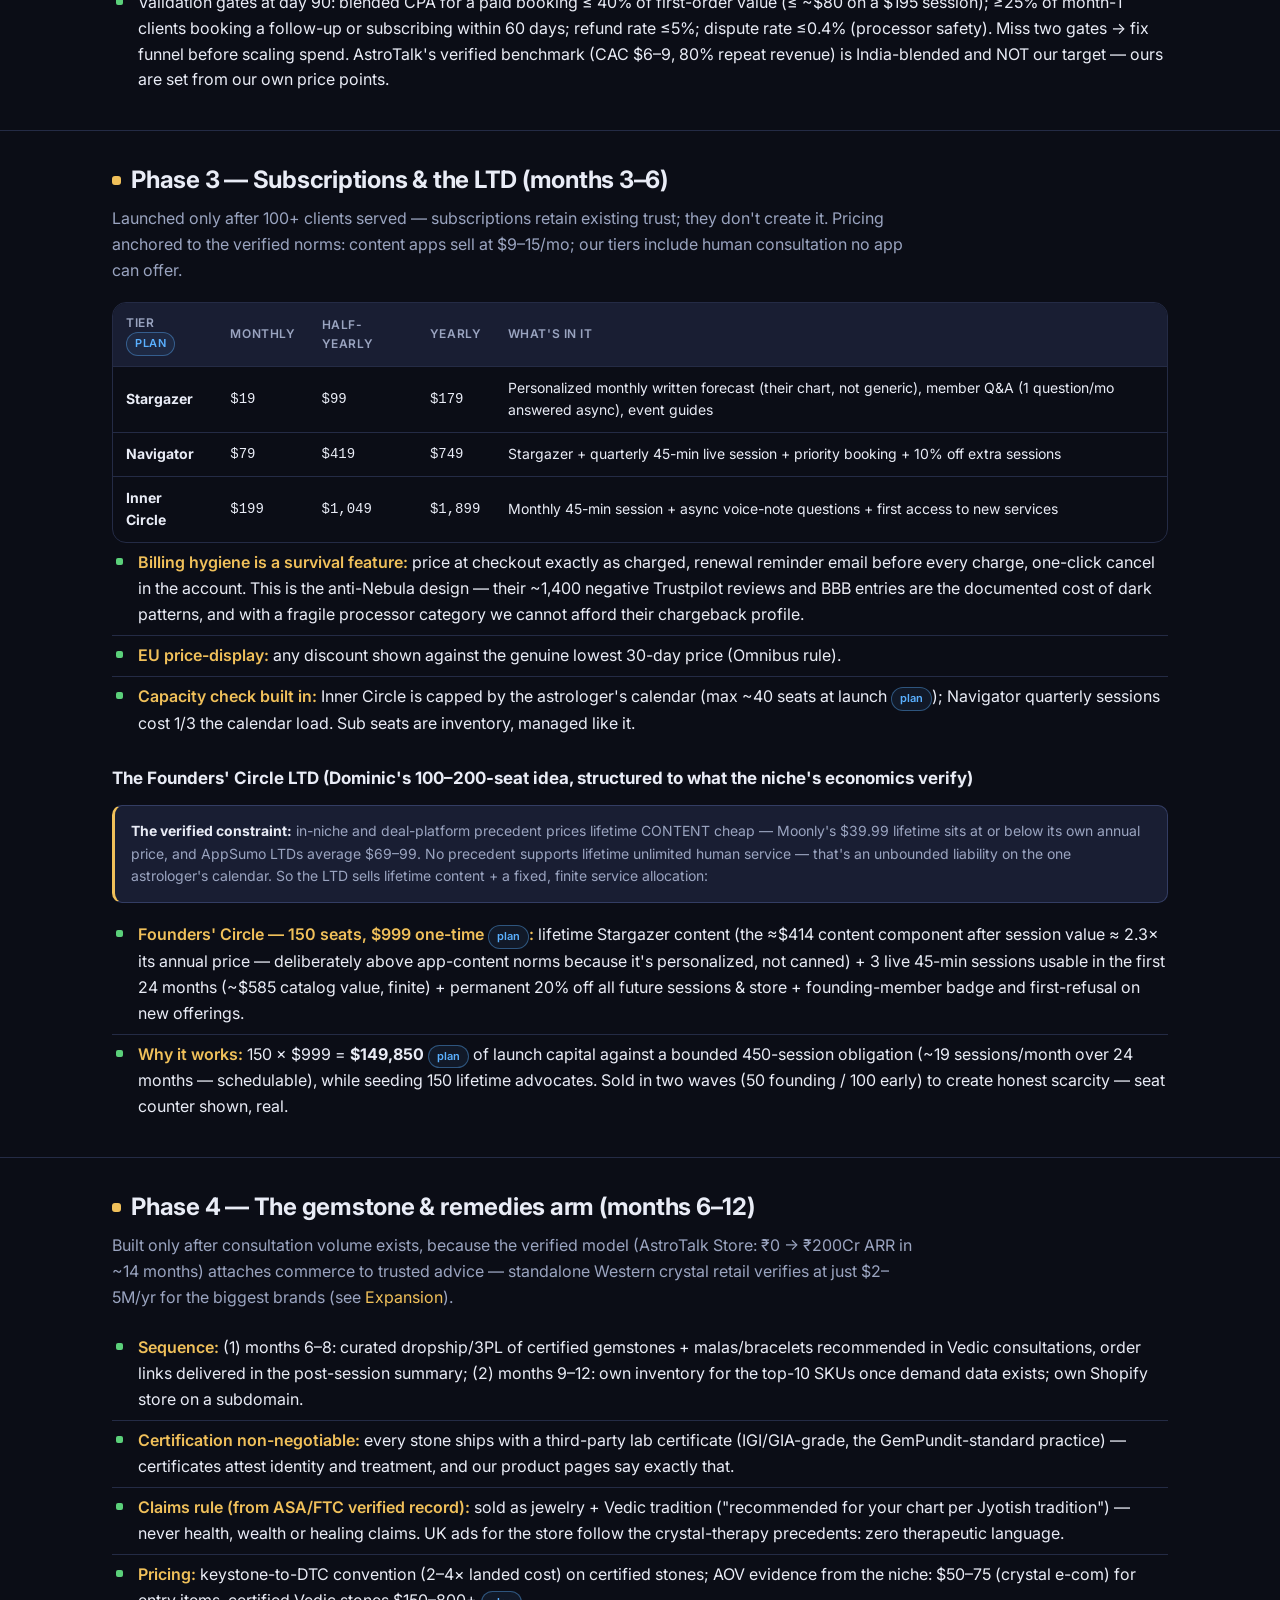
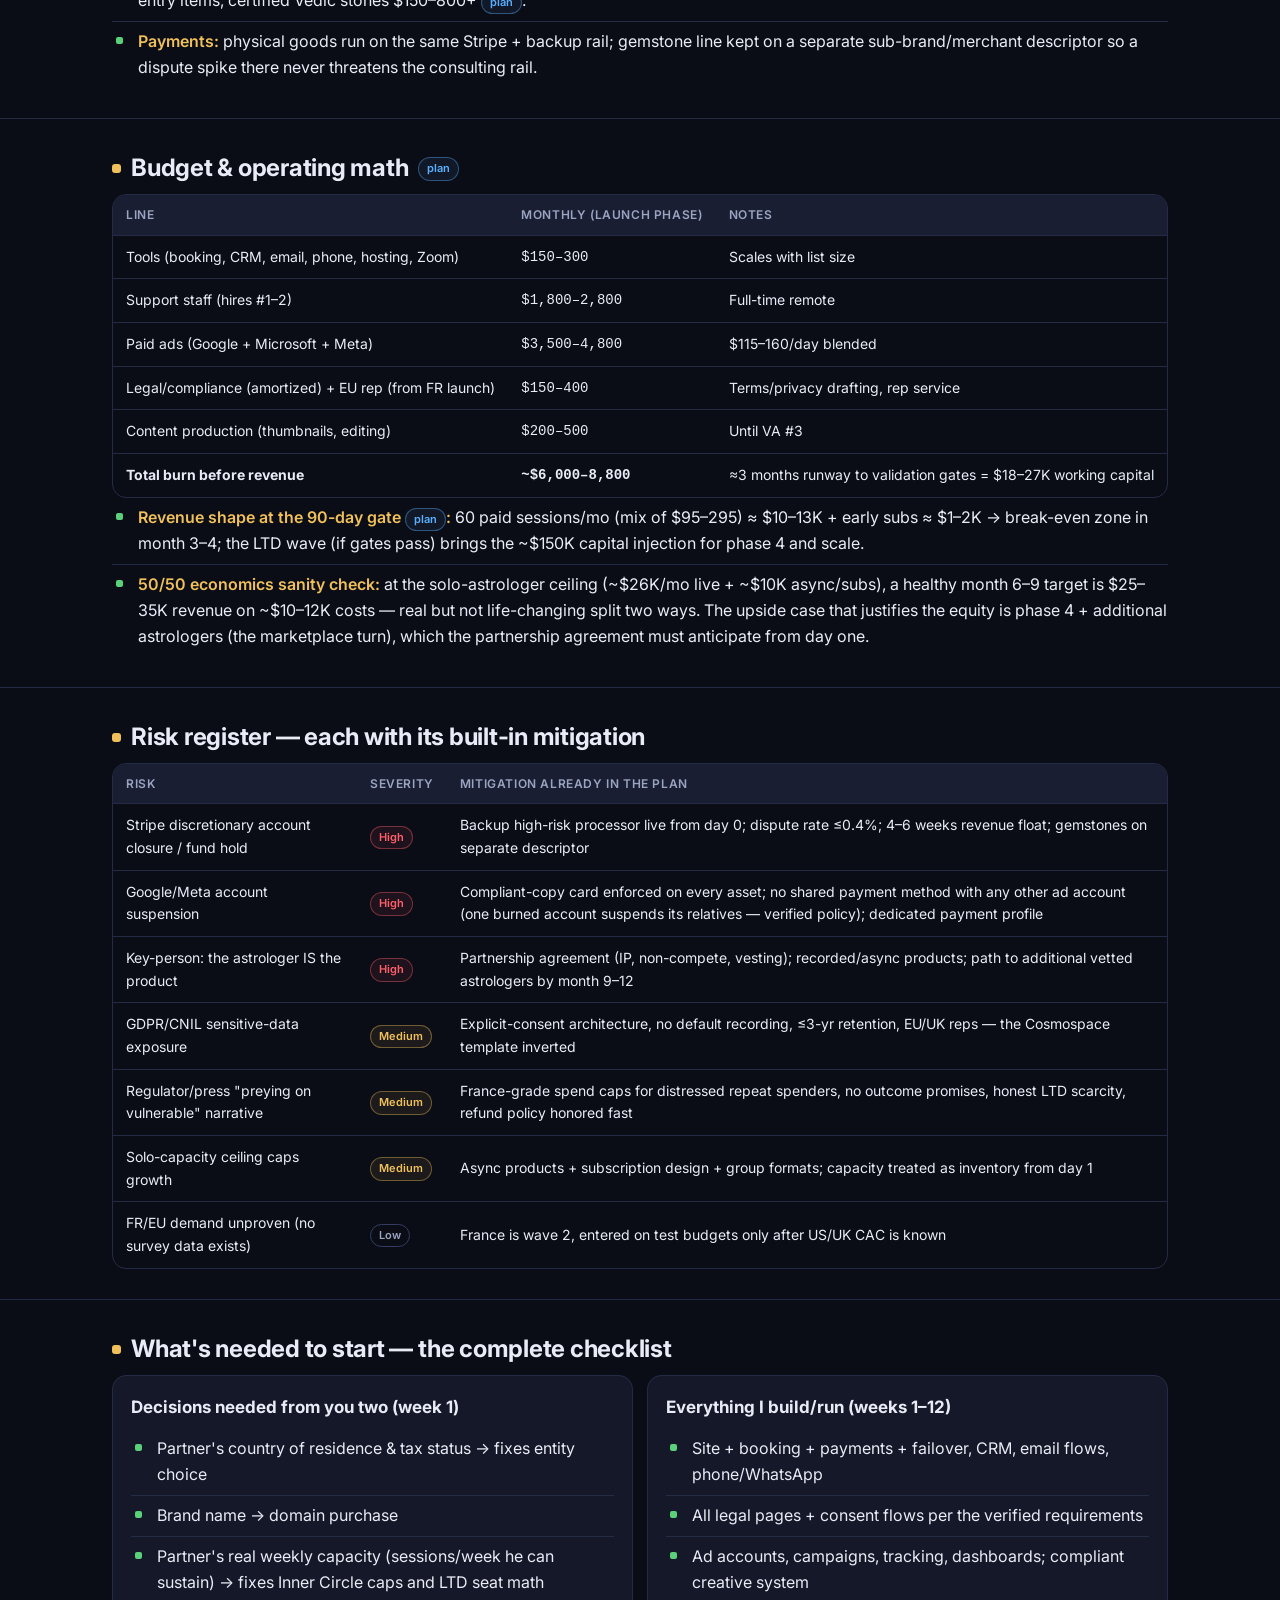
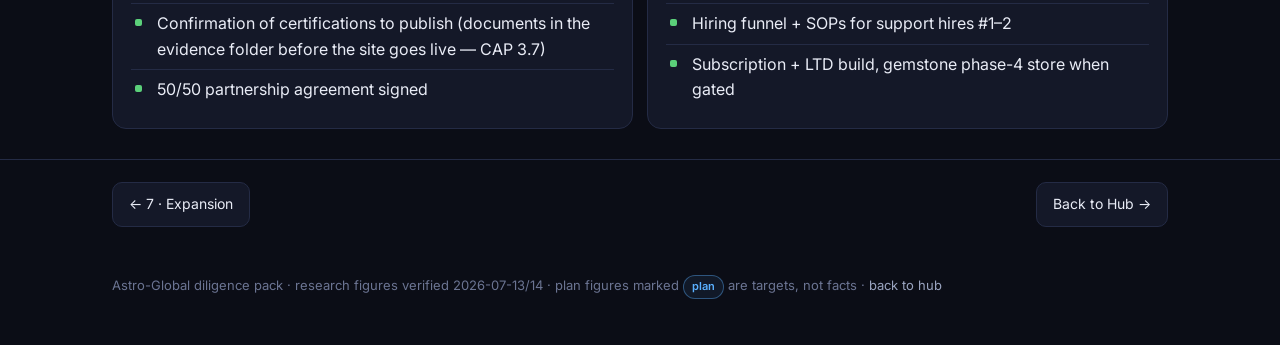
<file: roadmap.html>
<!doctype html><html lang="en"><head>
<meta charset="utf-8"><meta name="viewport" content="width=device-width,initial-scale=1">
<meta name="robots" content="noindex,nofollow">
<link rel="icon" href="assets/favicon.svg" type="image/svg+xml"><meta name="theme-color" content="#0b0d16">
<title>The Roadmap — Astro-Global</title>
<meta name="description" content="The complete launch roadmap for the global astrology consulting business: phases, stack, pricing, ads, subscriptions, LTD, gemstones, risks.">
<link rel="preconnect" href="https://fonts.googleapis.com"><link rel="preconnect" href="https://fonts.gstatic.com" crossorigin><link href="https://fonts.googleapis.com/css2?family=Inter:wght@400;500;600;700;800&display=swap" rel="stylesheet">
<link rel="stylesheet" href="assets/style.css">
</head><body>
<nav class="toc"><div class="wrap"><a class="brand" href="index.html">✦ Astro<span>Global</span></a><a href="index.html">Hub</a><a href="market.html">1 · Market</a><a href="rules.html">2 · Rules</a><a href="demand.html">3 · Demand</a><a href="giants.html">4 · Giants</a><a href="midsize.html">5 · Mid-Size</a><a href="small.html">6 · Small Ops</a><a href="expansion.html">7 · Expansion</a><a class="on" href="roadmap.html">🚀 Roadmap</a><a href="launch.html">✶ Launch Plan</a><a href="blueprint.html">🗺️ Roadmap</a><a href="sheet.html">📋 For Sheets</a></div></nav>

<header class="hero"><div class="wrap">
<div class="crumbs"><a href="index.html">Hub</a> / The Plan</div>
<span class="kicker">🚀 The Complete Launch Roadmap</span>
<h1>From Zero to a Global Astrology Consulting Business</h1>
<p class="lede">Built directly on the verified research in this pack. Numbers from research pages are sourced facts; numbers in this plan marked <span class="badge sky">plan</span> are planning targets we set and will validate in the first 90 days — the two are never mixed.</p>
</div></header>

<section id="shape"><div class="wrap">
<h2><span class="dot"></span>The business, precisely defined</h2>
<div class="grid g2">
<div class="card"><h3>What we sell</h3><ul class="clean">
<li><span class="k">Live 1:1 consultations</span> (video/phone, recorded): natal chart, compatibility, career, year-ahead, timing questions — priced in the professional band the market verifies ($150–300 US / £130–150 UK / 140–150€ FR — see <a href="market.html#pricing">pricing evidence</a>)</li>
<li><span class="k">Written & recorded readings</span> (async, no calendar limit): the margin products</li>
<li><span class="k">Subscriptions</span> (monthly/half-yearly/yearly) + a one-time 150-seat founding-member LTD</li>
<li><span class="k">Phase-2: remedies & gemstone commerce</span> attached to consultations, jewelry/tradition-framed (never health claims)</li>
</ul></div>
<div class="card"><h3>The two structural facts the whole plan respects</h3><ul class="clean">
<li><span class="k">The partner is the product — and the bottleneck.</span> One astrologer at 6 sessions/day, 5 days/week, $200 average = <b>~$26K/month gross ceiling on live work alone</b> <span class="badge sky">plan</span>. Everything above that ceiling must come from async products, subscriptions, group formats, and eventually additional vetted astrologers (the AstroTalk path).</li>
<li><span class="k">The paying core is the 6–10%, not the 30%.</span> Per Pew (verified), the serious-guidance segment is ~16–26M US adults. We sell premium consulting to a identifiable niche — women 18–49, millennials, LGBT adults, plus the Vedic/diaspora lane — not horoscope entertainment to everyone.</li>
</ul></div>
</div>
</div></section>

<section id="phase0"><div class="wrap">
<h2><span class="dot"></span>Phase 0 — Foundations (weeks 1–4)</h2>
<h3>Entity & money</h3>
<ul class="clean">
<li><span class="k">Entity:</span> a US LLC (Delaware or Wyoming, via Stripe Atlas) is the standard playbook when the operating partner is outside the US — it unlocks US Stripe, US banking (Mercury), and buyer trust in the primary market. If the astrologer partner is UK-resident, a UK Ltd does the same job. <b>Decision input needed: partner's country of residence and tax situation — this is the one blocking question for week 1.</b></li>
<li><span class="k">Payments architecture (non-negotiable, from verified research):</span> Stripe as primary (subscriptions + checkout) — astrology is NOT on Stripe's US/CA/UK/FR/EU restricted lists, but the vertical is de-facto high-risk with documented discretionary closures. So: clean website language at underwriting time, low-dispute billing design, AND a signed-up backup high-risk merchant account from day one (CorePay and PayKings are the documented psychic/tarot-vertical providers from the research sources), with checkout able to fail over. Keep 4–6 weeks of revenue as float against fund-hold risk.</li>
<li><span class="k">Partnership agreement before any money moves</span> (the 50% stake): brand/IP and client-list owned by the company, not either person; vesting or buy-back terms; and the key-person clause — the business's #1 risk is the astrologer walking away with the audience. Also fix: who owns the ad accounts, the domain, the Stripe account.</li>
</ul>
<h3>Legal pack (every item verified on <a href="rules.html">Rules</a>)</h3>
<ul class="clean">
<li><span class="k">Site legal:</span> own Terms, Privacy Policy, Refund/Cancellation policy, Disclosure — hosted on our domain. Disclaimer: "guidance — not a substitute for professional medical, legal or financial advice" + 18+ age gate (the Keen-standard formulation; "entertainment only" is not legally required and undercuts a premium brand).</li>
<li><span class="k">EU/UK consent architecture (CNIL Cosmospace is the template):</span> explicit sensitive-data consent checkbox in the booking flow ("readings may touch relationships, wellbeing and beliefs — I explicitly consent to this data being processed"); no blanket call recording (client-requested recordings only); ≤3-year marketing data retention; consent logs.</li>
<li><span class="k">Withdrawal-right mechanics (EU/UK/FR):</span> "start now + I acknowledge losing my 14-day withdrawal right on full performance" checkbox before any reading is delivered inside 14 days.</li>
<li><span class="k">When EU sales begin:</span> appoint an Art. 27 EU representative (and UK rep) — subscription services exist for this (~€50–150/mo <span class="badge sky">plan</span>). Cookie consent banner per CNIL/ICO. France spend-cap policy: automatic review + cooling-off outreach for repeat high-spend customers (Art. 223-15-2 defense-by-design).</li>
<li><span class="k">Email compliance set to the strictest law we touch (CASL):</span> logged express consent, sender postal address in footer, unsubscribe honoured immediately. No purchased lists ever.</li>
</ul>
<h3>Brand</h3>
<ul class="clean">
<li>One brand, new name, own domain (.com), designed to carry both Western and Vedic service lines. The astrologer's certifications, years of practice, and existing UK/FR client base are the EEAT backbone — real bio, real credentials (every factual claim documented BEFORE publishing: CAP 3.7 rule), face on the site, client testimonials collected with written permission and no outcome claims.</li>
</ul>
</div></section>

<section id="phase1"><div class="wrap">
<h2><span class="dot"></span>Phase 1 — Build (weeks 3–8)</h2>
<h3>The service catalog & prices (grounded in the <a href="market.html#pricing">geo pricing evidence</a>)</h3>
<div class="tbl-wrap"><table><thead><tr><th>SKU</th><th>Format</th><th>US price <span class="badge sky">plan</span></th><th>UK / FR <span class="badge sky">plan</span></th><th>Notes</th></tr></thead><tbody>
<tr><td><b>Discovery reading</b> (entry)</td><td>30 min live + recording</td><td class="num">$95</td><td class="num">£75 / 85€</td><td>The transparent intro offer — full price shown, no fake-free funnel (Miss Cleo lesson)</td></tr>
<tr><td><b>Full natal chart consultation</b></td><td>60 min live + recording + written summary</td><td class="num">$195</td><td class="num">£150 / 160€</td><td>Sits on the verified US median ($200) / UK £130–150 / FR 140–150€ bands</td></tr>
<tr><td><b>Deep-dive / first Vedic consultation</b></td><td>90 min live + recording + remedies note</td><td class="num">$295</td><td class="num">£225 / 240€</td><td>Vedic Western-facing verified band $245–450 — priced at entry of it, headroom to raise</td></tr>
<tr><td><b>Compatibility / relationship</b></td><td>75 min live (both charts)</td><td class="num">$245</td><td class="num">£185 / 200€</td><td></td></tr>
<tr><td><b>Career & timing session</b></td><td>60 min live</td><td class="num">$195</td><td class="num">£150 / 160€</td><td>Career is a first-class category (see <a href="demand.html">Demand</a>)</td></tr>
<tr><td><b>Written/recorded reading</b> (async)</td><td>Recorded video or written report, 5-day delivery</td><td class="num">$95–145</td><td class="num">£75–110 / 85–125€</td><td>The scale product — no calendar constraint; Québec-verified $97–295 CAD precedent for pure-recorded</td></tr>
<tr><td><b>Follow-up</b> (existing clients)</td><td>30 min live</td><td class="num">$85</td><td class="num">£65 / 75€</td><td>The retention workhorse</td></tr>
</tbody></table></div>
<h3>The stack</h3>
<div class="grid g2">
<div class="card"><h3>Booking, calls & phone</h3><ul class="clean">
<li><span class="k">Cal.com (or Calendly Teams)</span> — timezone-aware booking, payment-on-booking via Stripe, buffer rules protecting the astrologer's calendar</li>
<li><span class="k">Zoom</span> for sessions (client-consented cloud recording delivered after)</li>
<li><span class="k">OpenPhone</span> — US + UK numbers for calls/SMS; <span class="k">WhatsApp Business</span> for the UK/FR/diaspora clientele who live there</li>
</ul></div>
<div class="card"><h3>CRM, support & email</h3><ul class="clean">
<li><span class="k">One shared inbox + CRM</span> (HubSpot free tier to start): every client's chart data, session history, consent records in one place</li>
<li><span class="k">Email: MailerLite/Brevo</span> — lifecycle sequences keyed to astro events (client's solar return = birthday outreach, eclipses, retrogrades) — a compliant, natural re-contact calendar</li>
<li><span class="k">Site:</span> fast static/Next.js site we build ourselves — services, astrologer bio/credentials, booking, full trust pages, FAQ; schema/AEO pack, sitemap, favicon set — launch-checklist standard</li>
</ul></div>
</div>
<h3>Support staff (Dominic's 2–3 hires) — exact roles</h3>
<div class="tbl-wrap"><table><thead><tr><th>Hire</th><th>When</th><th>Role</th><th>Cost <span class="badge sky">plan</span></th></tr></thead><tbody>
<tr><td><b>#1 Client concierge</b></td><td>Week 6 (before ads)</td><td>Chats/emails/WhatsApp, booking & reschedules, pre-session intake (birth data collection + consents), post-session delivery</td><td class="num">$900–1,400/mo full-time remote</td></tr>
<tr><td><b>#2 Ops & fulfillment</b></td><td>Month 2–3</td><td>Report formatting, recordings delivery, CRM hygiene, review collection, subscription admin, chargeback evidence files</td><td class="num">$900–1,400/mo</td></tr>
<tr><td><b>#3 Content/community VA</b></td><td>Month 4+ (only when organic starts)</td><td>Clips the astrologer's content into Reels/TikTok/Shorts, schedules, community replies</td><td class="num">$700–1,200/mo</td></tr>
</tbody></table></div>
<p class="sub">Support answers logistics and product questions ONLY — never gives readings, never discusses a client's chart substance. That keeps quality, and keeps us clear of "support pretending to be psychics" (a Kasamba-era complaint pattern).</p>
</div></section>

<section id="phase2"><div class="wrap">
<h2><span class="dot"></span>Phase 2 — Launch & paid acquisition (weeks 8–12)</h2>
<h3>Geo order</h3>
<ul class="clean">
<li><span class="k">US + UK simultaneously at launch</span> — US is the biggest measured market (Pew data, highest prices); UK is where the partner already has clients and social proof. English funnel serves both.</li>
<li><span class="k">Canada passive from day one</span> (serve bookings, no dedicated ad spend until US CAC is known).</li>
<li><span class="k">France months 4–6:</span> needs the French-language funnel, EU rep, OSS VAT registration — launched as a deliberate second wave, not an afterthought.</li>
</ul>
<h3>Channel plan (order is deliberate)</h3>
<div class="tbl-wrap"><table><thead><tr><th>#</th><th>Channel</th><th>Why this order</th><th>Starting budget <span class="badge sky">plan</span></th></tr></thead><tbody>
<tr><td class="rank">1</td><td><b>Google Search</b></td><td>Bottom-funnel intent ("astrology reading online", "vedic astrologer consultation", "birth chart reading near me", competitor-adjacent). Category allowed; Misrepresentation policy respected in every asset</td><td class="num">$60–80/day</td></tr>
<tr><td class="rank">2</td><td><b>Microsoft Ads</b></td><td>Clone of the Google campaigns into the quiet green lane (verified allowed in all target geos; exclude Romania + US territories); cheaper CPCs, older/affluent skew</td><td class="num">$15–20/day</td></tr>
<tr><td class="rank">3</td><td><b>Meta (FB/IG)</b></td><td>Prospecting on the verified demo (women 18–49, spirituality interests). Creative-led; every ad passes the Personal-Attributes filter (third-person copy only)</td><td class="num">$40–60/day</td></tr>
<tr><td class="rank">4</td><td><b>Organic short-form</b></td><td>The astrologer on camera (TikTok/Reels/Shorts) — the channel every verified small operator grew on; feeds retargeting pools and costs only production time</td><td class="num">time only</td></tr>
</tbody></table></div>
<h3>The compliant-copy card (printed from the verified <a href="rules.html">Rules</a>)</h3>
<div class="grid g2">
<div class="card"><h3 style="color:var(--leaf)">Every ad may</h3><ul class="clean">
<li>Describe the service, duration, price, credentials (documented), format</li>
<li>Speak third-person: "readings for people navigating career changes"</li>
<li>Use social proof without outcome claims ("500+ charts read" — if documented)</li>
<li>Offer the transparent $95 Discovery intro (real price, shown)</li>
</ul></div>
<div class="card"><h3 style="color:var(--chili)">No ad, page or email ever</h3><ul class="clean risk">
<li>Promises outcomes: reunions, wealth, health, luck, "guaranteed accuracy"</li>
<li>Second-person distress copy: "anxious about your marriage?" (Meta ban)</li>
<li>Health/wealth/love improvement claims (UK CAP), gambling/lottery help (EU per-se ban)</li>
<li>"Free reading" hooks that convert to billing (the FTC Miss Cleo trigger)</li>
</ul></div>
</div>
<h3>Tracking & 90-day validation targets <span class="badge sky">plan</span></h3>
<ul class="clean">
<li>GA4 + server-side conversion tracking; call/booking tracking through Cal.com webhooks; per-channel MER dashboard from week 1.</li>
<li>Validation gates at day 90: blended CPA for a paid booking ≤ 40% of first-order value (≤ ~$80 on a $195 session); ≥25% of month-1 clients booking a follow-up or subscribing within 60 days; refund rate ≤5%; dispute rate ≤0.4% (processor safety). Miss two gates → fix funnel before scaling spend. AstroTalk's verified benchmark (CAC $6–9, 80% repeat revenue) is India-blended and NOT our target — ours are set from our own price points.</li>
</ul>
</div></section>

<section id="phase3"><div class="wrap">
<h2><span class="dot"></span>Phase 3 — Subscriptions & the LTD (months 3–6)</h2>
<p class="sub">Launched only after 100+ clients served — subscriptions retain existing trust; they don't create it. Pricing anchored to the verified norms: content apps sell at $9–15/mo; our tiers include human consultation no app can offer.</p>
<div class="tbl-wrap"><table><thead><tr><th>Tier <span class="badge sky">plan</span></th><th>Monthly</th><th>Half-yearly</th><th>Yearly</th><th>What's in it</th></tr></thead><tbody>
<tr><td><b>Stargazer</b></td><td class="num">$19</td><td class="num">$99</td><td class="num">$179</td><td>Personalized monthly written forecast (their chart, not generic), member Q&A (1 question/mo answered async), event guides</td></tr>
<tr><td><b>Navigator</b></td><td class="num">$79</td><td class="num">$419</td><td class="num">$749</td><td>Stargazer + quarterly 45-min live session + priority booking + 10% off extra sessions</td></tr>
<tr><td><b>Inner Circle</b></td><td class="num">$199</td><td class="num">$1,049</td><td class="num">$1,899</td><td>Monthly 45-min session + async voice-note questions + first access to new services</td></tr>
</tbody></table></div>
<ul class="clean">
<li><span class="k">Billing hygiene is a survival feature:</span> price at checkout exactly as charged, renewal reminder email before every charge, one-click cancel in the account. This is the anti-Nebula design — their ~1,400 negative Trustpilot reviews and BBB entries are the documented cost of dark patterns, and with a fragile processor category we cannot afford their chargeback profile.</li>
<li><span class="k">EU price-display:</span> any discount shown against the genuine lowest 30-day price (Omnibus rule).</li>
<li><span class="k">Capacity check built in:</span> Inner Circle is capped by the astrologer's calendar (max ~40 seats at launch <span class="badge sky">plan</span>); Navigator quarterly sessions cost 1/3 the calendar load. Sub seats are inventory, managed like it.</li>
</ul>
<h3>The Founders' Circle LTD (Dominic's 100–200-seat idea, structured to what the niche's economics verify)</h3>
<div class="note"><b>The verified constraint:</b> in-niche and deal-platform precedent prices lifetime CONTENT cheap — Moonly's $39.99 lifetime sits at or below its own annual price, and AppSumo LTDs average $69–99. No precedent supports lifetime unlimited human service — that's an unbounded liability on the one astrologer's calendar. So the LTD sells lifetime content + a fixed, finite service allocation:</div>
<ul class="clean">
<li><span class="k">Founders' Circle — 150 seats, $999 one-time <span class="badge sky">plan</span>:</span> lifetime Stargazer content (the ≈$414 content component after session value ≈ 2.3× its annual price — deliberately above app-content norms because it's personalized, not canned) + 3 live 45-min sessions usable in the first 24 months (~$585 catalog value, finite) + permanent 20% off all future sessions & store + founding-member badge and first-refusal on new offerings.</li>
<li><span class="k">Why it works:</span> 150 × $999 = <b>$149,850 <span class="badge sky">plan</span></b> of launch capital against a bounded 450-session obligation (~19 sessions/month over 24 months — schedulable), while seeding 150 lifetime advocates. Sold in two waves (50 founding / 100 early) to create honest scarcity — seat counter shown, real.</li>
</ul>
</div></section>

<section id="phase4"><div class="wrap">
<h2><span class="dot"></span>Phase 4 — The gemstone & remedies arm (months 6–12)</h2>
<p class="sub">Built only after consultation volume exists, because the verified model (AstroTalk Store: ₹0 → ₹200Cr ARR in ~14 months) attaches commerce to trusted advice — standalone Western crystal retail verifies at just $2–5M/yr for the biggest brands (see <a href="expansion.html">Expansion</a>).</p>
<ul class="clean">
<li><span class="k">Sequence:</span> (1) months 6–8: curated dropship/3PL of certified gemstones + malas/bracelets recommended in Vedic consultations, order links delivered in the post-session summary; (2) months 9–12: own inventory for the top-10 SKUs once demand data exists; own Shopify store on a subdomain.</li>
<li><span class="k">Certification non-negotiable:</span> every stone ships with a third-party lab certificate (IGI/GIA-grade, the GemPundit-standard practice) — certificates attest identity and treatment, and our product pages say exactly that.</li>
<li><span class="k">Claims rule (from ASA/FTC verified record):</span> sold as jewelry + Vedic tradition ("recommended for your chart per Jyotish tradition") — never health, wealth or healing claims. UK ads for the store follow the crystal-therapy precedents: zero therapeutic language.</li>
<li><span class="k">Pricing:</span> keystone-to-DTC convention (2–4× landed cost) on certified stones; AOV evidence from the niche: $50–75 (crystal e-com) for entry items, certified Vedic stones $150–800+ <span class="badge sky">plan</span>.</li>
<li><span class="k">Payments:</span> physical goods run on the same Stripe + backup rail; gemstone line kept on a separate sub-brand/merchant descriptor so a dispute spike there never threatens the consulting rail.</li>
</ul>
</div></section>

<section id="org"><div class="wrap">
<h2><span class="dot"></span>Budget & operating math <span class="badge sky">plan</span></h2>
<div class="tbl-wrap"><table><thead><tr><th>Line</th><th>Monthly (launch phase)</th><th>Notes</th></tr></thead><tbody>
<tr><td>Tools (booking, CRM, email, phone, hosting, Zoom)</td><td class="num">$150–300</td><td>Scales with list size</td></tr>
<tr><td>Support staff (hires #1–2)</td><td class="num">$1,800–2,800</td><td>Full-time remote</td></tr>
<tr><td>Paid ads (Google + Microsoft + Meta)</td><td class="num">$3,500–4,800</td><td>$115–160/day blended</td></tr>
<tr><td>Legal/compliance (amortized) + EU rep (from FR launch)</td><td class="num">$150–400</td><td>Terms/privacy drafting, rep service</td></tr>
<tr><td>Content production (thumbnails, editing)</td><td class="num">$200–500</td><td>Until VA #3</td></tr>
<tr><td><b>Total burn before revenue</b></td><td class="num"><b>~$6,000–8,800</b></td><td>≈3 months runway to validation gates = $18–27K working capital</td></tr>
</tbody></table></div>
<ul class="clean">
<li><span class="k">Revenue shape at the 90-day gate <span class="badge sky">plan</span>:</span> 60 paid sessions/mo (mix of $95–295) ≈ $10–13K + early subs ≈ $1–2K → break-even zone in month 3–4; the LTD wave (if gates pass) brings the ~$150K capital injection for phase 4 and scale.</li>
<li><span class="k">50/50 economics sanity check:</span> at the solo-astrologer ceiling (~$26K/mo live + ~$10K async/subs), a healthy month 6–9 target is $25–35K revenue on ~$10–12K costs — real but not life-changing split two ways. The upside case that justifies the equity is phase 4 + additional astrologers (the marketplace turn), which the partnership agreement must anticipate from day one.</li>
</ul>
</div></section>

<section id="risks"><div class="wrap">
<h2><span class="dot"></span>Risk register — each with its built-in mitigation</h2>
<div class="tbl-wrap"><table><thead><tr><th>Risk</th><th>Severity</th><th>Mitigation already in the plan</th></tr></thead><tbody>
<tr><td>Stripe discretionary account closure / fund hold</td><td><span class="badge hot">High</span></td><td>Backup high-risk processor live from day 0; dispute rate ≤0.4%; 4–6 weeks revenue float; gemstones on separate descriptor</td></tr>
<tr><td>Google/Meta account suspension</td><td><span class="badge hot">High</span></td><td>Compliant-copy card enforced on every asset; no shared payment method with any other ad account (one burned account suspends its relatives — verified policy); dedicated payment profile</td></tr>
<tr><td>Key-person: the astrologer IS the product</td><td><span class="badge hot">High</span></td><td>Partnership agreement (IP, non-compete, vesting); recorded/async products; path to additional vetted astrologers by month 9–12</td></tr>
<tr><td>GDPR/CNIL sensitive-data exposure</td><td><span class="badge gold">Medium</span></td><td>Explicit-consent architecture, no default recording, ≤3-yr retention, EU/UK reps — the Cosmospace template inverted</td></tr>
<tr><td>Regulator/press "preying on vulnerable" narrative</td><td><span class="badge gold">Medium</span></td><td>France-grade spend caps for distressed repeat spenders, no outcome promises, honest LTD scarcity, refund policy honored fast</td></tr>
<tr><td>Solo-capacity ceiling caps growth</td><td><span class="badge gold">Medium</span></td><td>Async products + subscription design + group formats; capacity treated as inventory from day 1</td></tr>
<tr><td>FR/EU demand unproven (no survey data exists)</td><td><span class="badge">Low</span></td><td>France is wave 2, entered on test budgets only after US/UK CAC is known</td></tr>
</tbody></table></div>
</div></section>

<section id="checklist"><div class="wrap">
<h2><span class="dot"></span>What's needed to start — the complete checklist</h2>
<div class="grid g2">
<div class="card"><h3>Decisions needed from you two (week 1)</h3><ul class="clean">
<li>Partner's country of residence & tax status → fixes entity choice</li>
<li>Brand name → domain purchase</li>
<li>Partner's real weekly capacity (sessions/week he can sustain) → fixes Inner Circle caps and LTD seat math</li>
<li>Confirmation of certifications to publish (documents in the evidence folder before the site goes live — CAP 3.7)</li>
<li>50/50 partnership agreement signed</li>
</ul></div>
<div class="card"><h3>Everything I build/run (weeks 1–12)</h3><ul class="clean">
<li>Site + booking + payments + failover, CRM, email flows, phone/WhatsApp</li>
<li>All legal pages + consent flows per the verified requirements</li>
<li>Ad accounts, campaigns, tracking, dashboards; compliant creative system</li>
<li>Hiring funnel + SOPs for support hires #1–2</li>
<li>Subscription + LTD build, gemstone phase-4 store when gated</li>
</ul></div>
</div>
</div></section>

<div class="wrap"><div class="pagenav"><a href="expansion.html">← 7 · Expansion</a><a href="index.html">Back to Hub →</a></div></div>

<footer><div class="wrap">Astro-Global diligence pack · research figures verified 2026-07-13/14 · plan figures marked <span class="badge sky">plan</span> are targets, not facts · <a href="index.html">back to hub</a></div></footer>
</body></html>
</file>
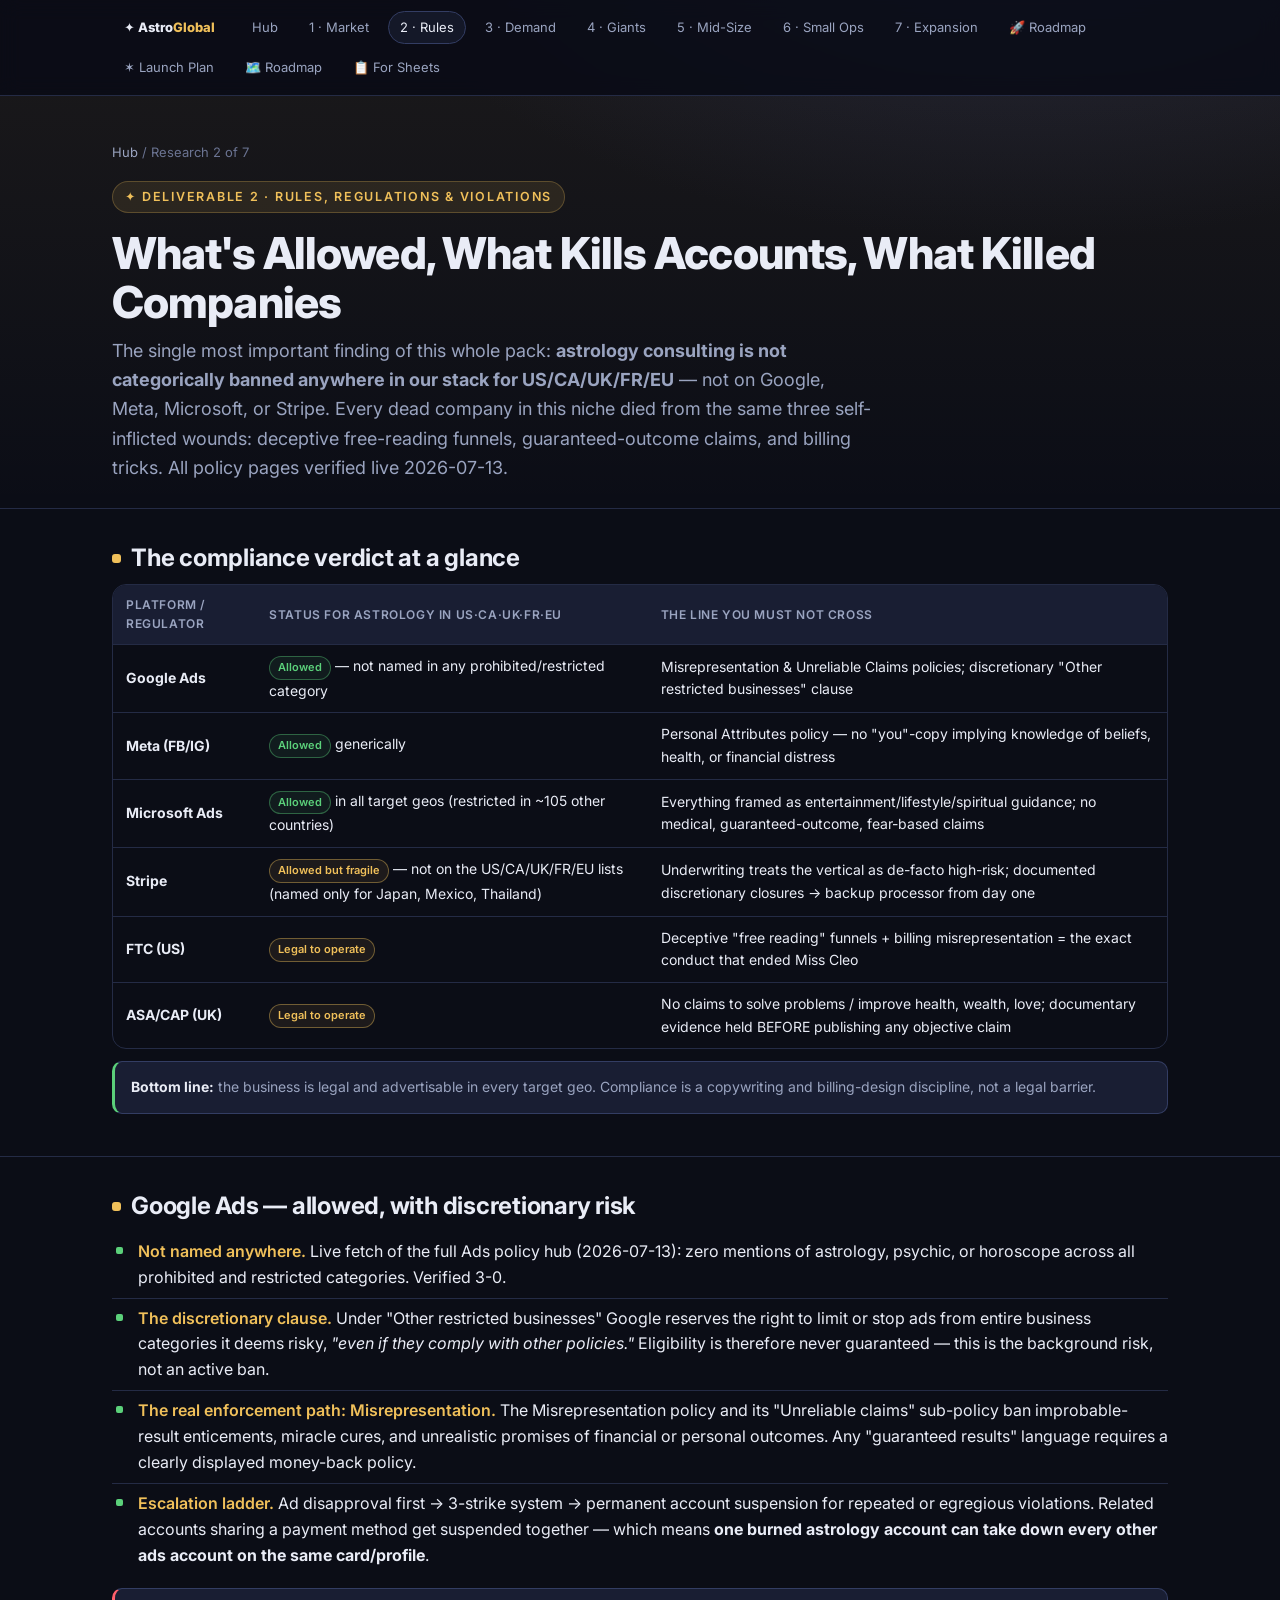
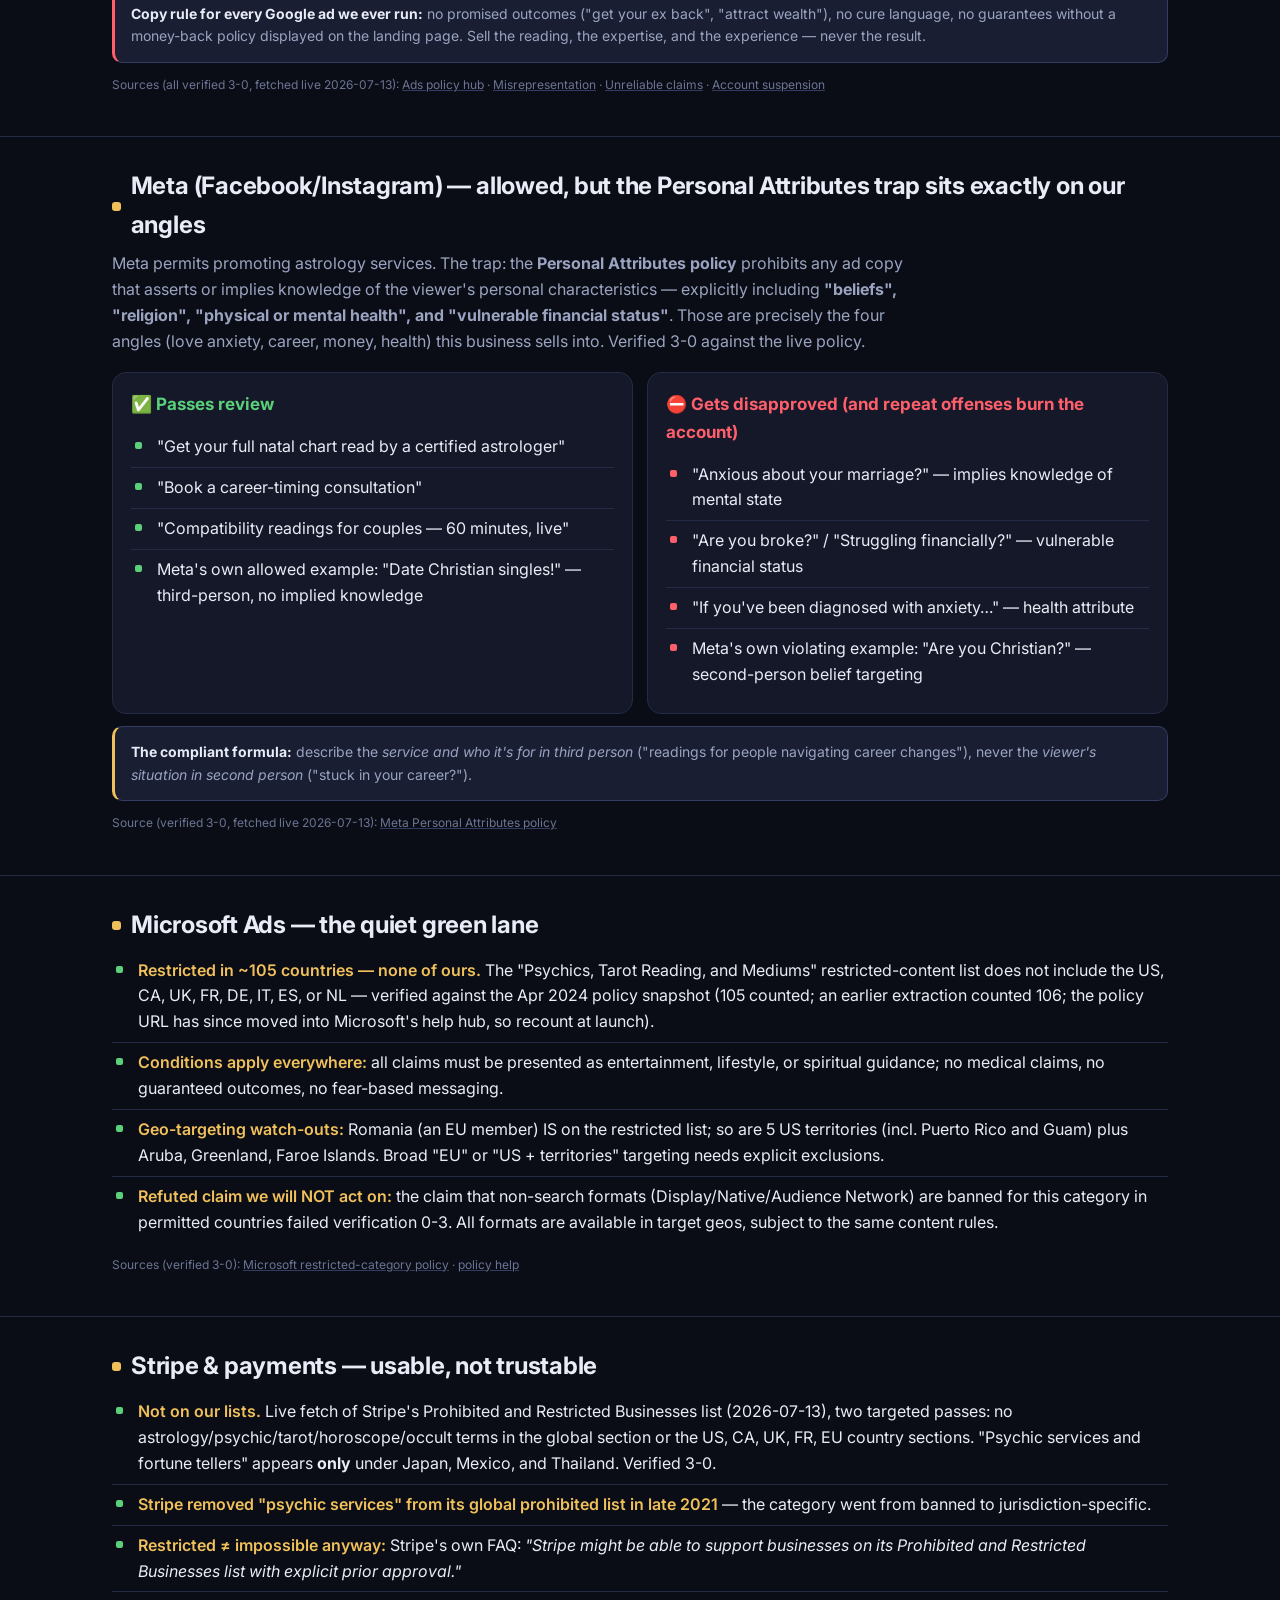
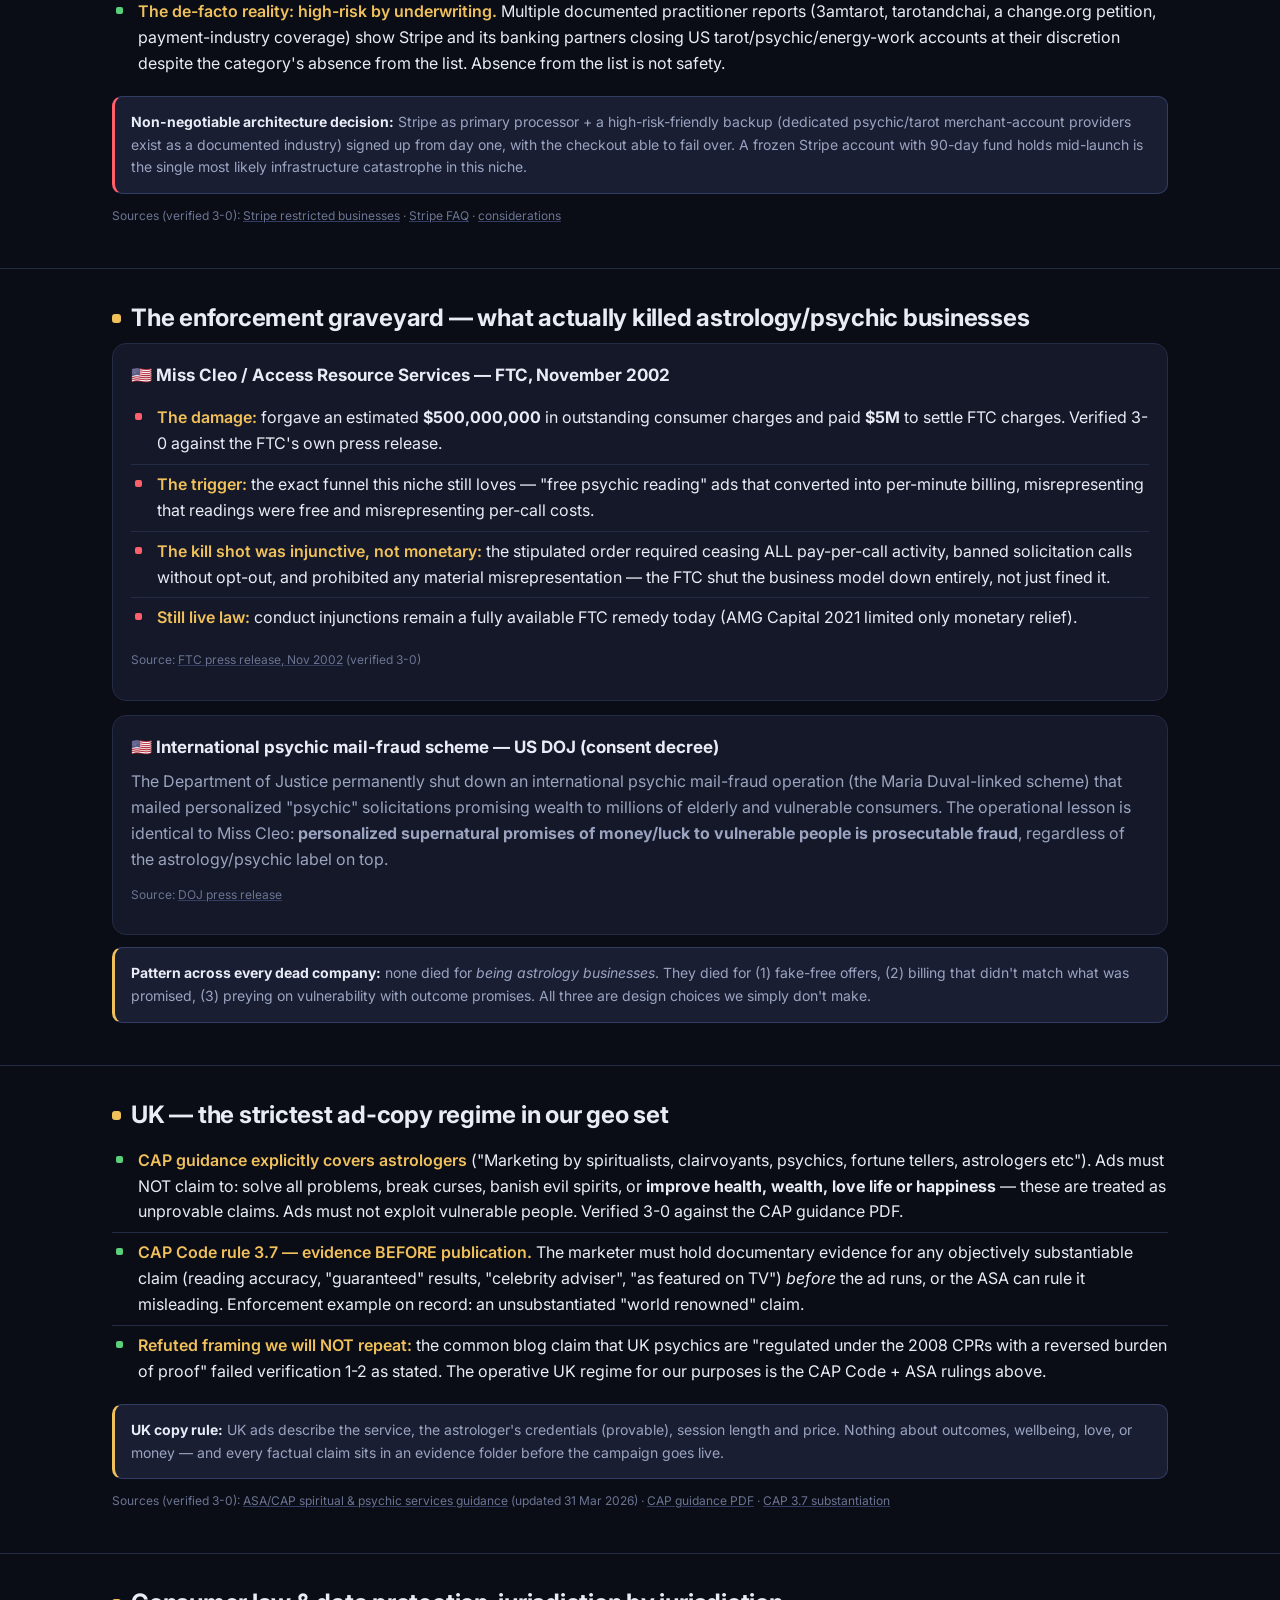
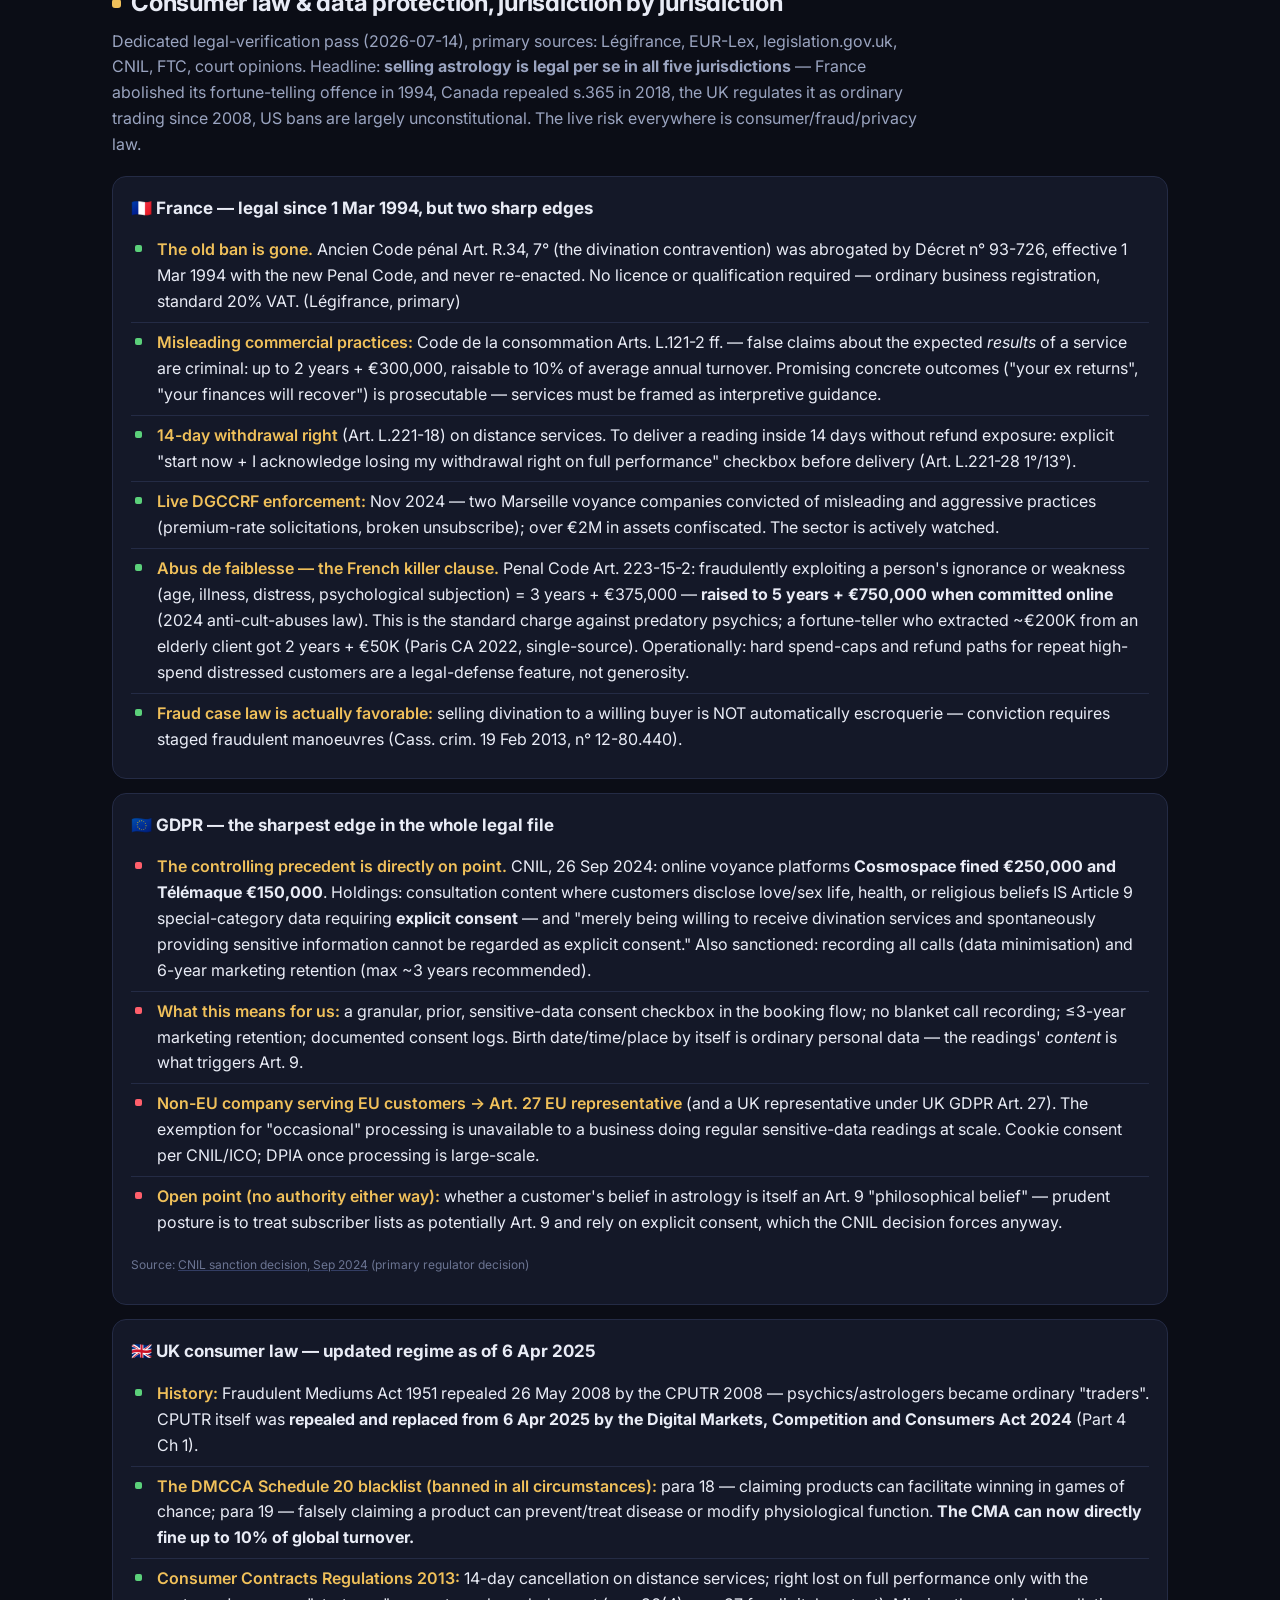
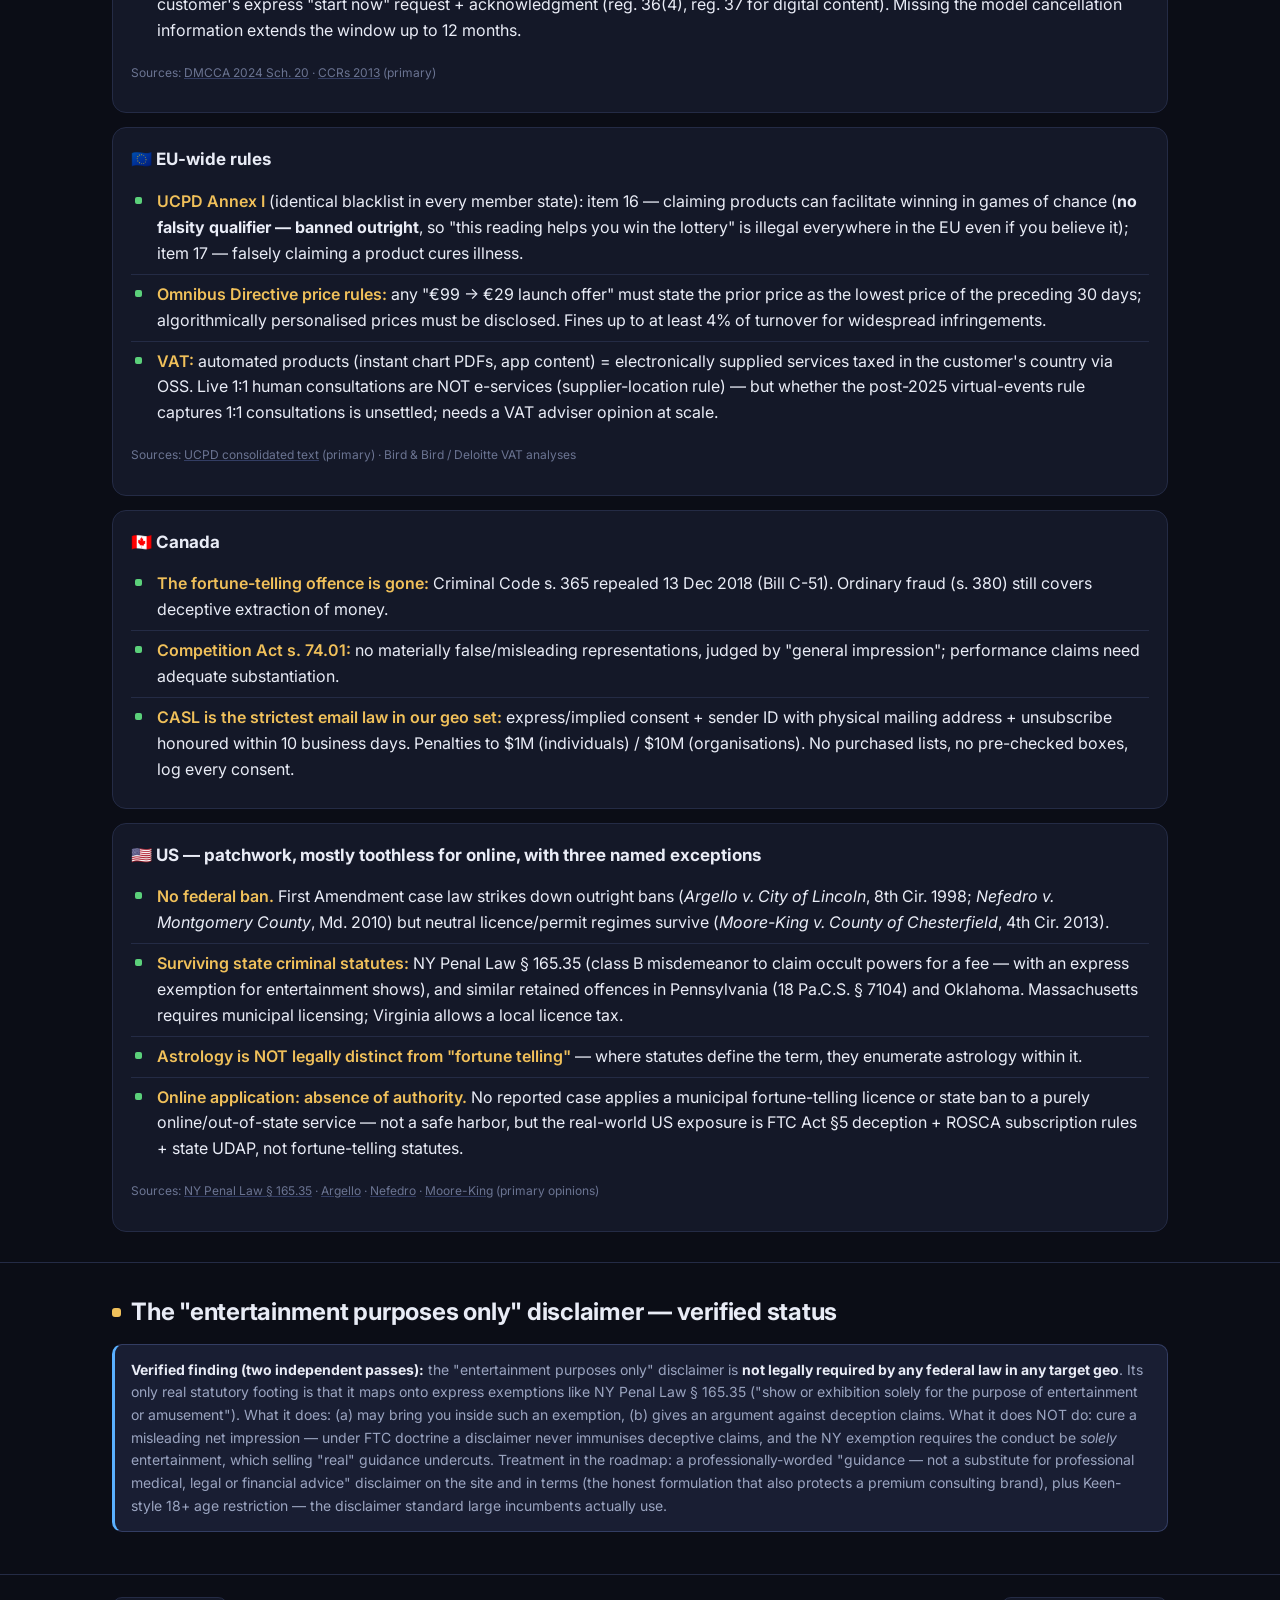
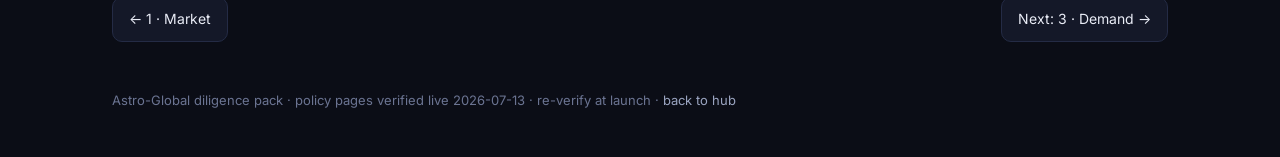
<file: rules.html>
<!doctype html><html lang="en"><head>
<meta charset="utf-8"><meta name="viewport" content="width=device-width,initial-scale=1">
<meta name="robots" content="noindex,nofollow">
<link rel="icon" href="assets/favicon.svg" type="image/svg+xml"><meta name="theme-color" content="#0b0d16">
<title>Rules, Regulations & Violations — Astro-Global</title>
<meta name="description" content="Ad-platform policies, payment-processor rules, consumer-protection law and enforcement precedents for astrology services.">
<link rel="preconnect" href="https://fonts.googleapis.com"><link rel="preconnect" href="https://fonts.gstatic.com" crossorigin><link href="https://fonts.googleapis.com/css2?family=Inter:wght@400;500;600;700;800&display=swap" rel="stylesheet">
<link rel="stylesheet" href="assets/style.css">
</head><body>
<nav class="toc"><div class="wrap"><a class="brand" href="index.html">✦ Astro<span>Global</span></a><a href="index.html">Hub</a><a href="market.html">1 · Market</a><a class="on" href="rules.html">2 · Rules</a><a href="demand.html">3 · Demand</a><a href="giants.html">4 · Giants</a><a href="midsize.html">5 · Mid-Size</a><a href="small.html">6 · Small Ops</a><a href="expansion.html">7 · Expansion</a><a href="roadmap.html">🚀 Roadmap</a><a href="launch.html">✶ Launch Plan</a><a href="blueprint.html">🗺️ Roadmap</a><a href="sheet.html">📋 For Sheets</a></div></nav>

<header class="hero"><div class="wrap">
<div class="crumbs"><a href="index.html">Hub</a> / Research 2 of 7</div>
<span class="kicker">✦ Deliverable 2 · Rules, Regulations & Violations</span>
<h1>What's Allowed, What Kills Accounts, What Killed Companies</h1>
<p class="lede">The single most important finding of this whole pack: <b>astrology consulting is not categorically banned anywhere in our stack for US/CA/UK/FR/EU</b> — not on Google, Meta, Microsoft, or Stripe. Every dead company in this niche died from the same three self-inflicted wounds: deceptive free-reading funnels, guaranteed-outcome claims, and billing tricks. All policy pages verified live 2026-07-13.</p>
</div></header>

<section id="verdict"><div class="wrap">
<h2><span class="dot"></span>The compliance verdict at a glance</h2>
<div class="tbl-wrap"><table><thead><tr><th>Platform / regulator</th><th>Status for astrology in US·CA·UK·FR·EU</th><th>The line you must not cross</th></tr></thead><tbody>
<tr><td><b>Google Ads</b></td><td><span class="badge win">Allowed</span> — not named in any prohibited/restricted category</td><td>Misrepresentation & Unreliable Claims policies; discretionary "Other restricted businesses" clause</td></tr>
<tr><td><b>Meta (FB/IG)</b></td><td><span class="badge win">Allowed</span> generically</td><td>Personal Attributes policy — no "you"-copy implying knowledge of beliefs, health, or financial distress</td></tr>
<tr><td><b>Microsoft Ads</b></td><td><span class="badge win">Allowed</span> in all target geos (restricted in ~105 other countries)</td><td>Everything framed as entertainment/lifestyle/spiritual guidance; no medical, guaranteed-outcome, fear-based claims</td></tr>
<tr><td><b>Stripe</b></td><td><span class="badge gold">Allowed but fragile</span> — not on the US/CA/UK/FR/EU lists (named only for Japan, Mexico, Thailand)</td><td>Underwriting treats the vertical as de-facto high-risk; documented discretionary closures → backup processor from day one</td></tr>
<tr><td><b>FTC (US)</b></td><td><span class="badge gold">Legal to operate</span></td><td>Deceptive "free reading" funnels + billing misrepresentation = the exact conduct that ended Miss Cleo</td></tr>
<tr><td><b>ASA/CAP (UK)</b></td><td><span class="badge gold">Legal to operate</span></td><td>No claims to solve problems / improve health, wealth, love; documentary evidence held BEFORE publishing any objective claim</td></tr>
</tbody></table></div>
<div class="note green"><b>Bottom line:</b> the business is legal and advertisable in every target geo. Compliance is a copywriting and billing-design discipline, not a legal barrier.</div>
</div></section>

<section id="google"><div class="wrap">
<h2><span class="dot"></span>Google Ads — allowed, with discretionary risk</h2>
<ul class="clean">
<li><span class="k">Not named anywhere.</span> Live fetch of the full Ads policy hub (2026-07-13): zero mentions of astrology, psychic, or horoscope across all prohibited and restricted categories. Verified 3-0.</li>
<li><span class="k">The discretionary clause.</span> Under "Other restricted businesses" Google reserves the right to limit or stop ads from entire business categories it deems risky, <i>"even if they comply with other policies."</i> Eligibility is therefore never guaranteed — this is the background risk, not an active ban.</li>
<li><span class="k">The real enforcement path: Misrepresentation.</span> The Misrepresentation policy and its "Unreliable claims" sub-policy ban improbable-result enticements, miracle cures, and unrealistic promises of financial or personal outcomes. Any "guaranteed results" language requires a clearly displayed money-back policy.</li>
<li><span class="k">Escalation ladder.</span> Ad disapproval first → 3-strike system → permanent account suspension for repeated or egregious violations. Related accounts sharing a payment method get suspended together — which means <b>one burned astrology account can take down every other ads account on the same card/profile</b>.</li>
</ul>
<div class="note red"><b>Copy rule for every Google ad we ever run:</b> no promised outcomes ("get your ex back", "attract wealth"), no cure language, no guarantees without a money-back policy displayed on the landing page. Sell the reading, the expertise, and the experience — never the result.</div>
<p class="src">Sources (all verified 3-0, fetched live 2026-07-13): <a href="https://support.google.com/adspolicy/answer/6008942" target="_blank" rel="noopener">Ads policy hub</a> · <a href="https://support.google.com/adspolicy/answer/6368711" target="_blank" rel="noopener">Misrepresentation</a> · <a href="https://support.google.com/adspolicy/answer/15936857" target="_blank" rel="noopener">Unreliable claims</a> · <a href="https://support.google.com/adspolicy/answer/9841640" target="_blank" rel="noopener">Account suspension</a></p>
</div></section>

<section id="meta"><div class="wrap">
<h2><span class="dot"></span>Meta (Facebook/Instagram) — allowed, but the Personal Attributes trap sits exactly on our angles</h2>
<p class="sub">Meta permits promoting astrology services. The trap: the <b>Personal Attributes policy</b> prohibits any ad copy that asserts or implies knowledge of the viewer's personal characteristics — explicitly including <b>"beliefs", "religion", "physical or mental health", and "vulnerable financial status"</b>. Those are precisely the four angles (love anxiety, career, money, health) this business sells into. Verified 3-0 against the live policy.</p>
<div class="grid g2">
<div class="card"><h3 style="color:var(--leaf)">✅ Passes review</h3><ul class="clean">
<li>"Get your full natal chart read by a certified astrologer"</li>
<li>"Book a career-timing consultation"</li>
<li>"Compatibility readings for couples — 60 minutes, live"</li>
<li>Meta's own allowed example: "Date Christian singles!" — third-person, no implied knowledge</li>
</ul></div>
<div class="card"><h3 style="color:var(--chili)">⛔ Gets disapproved (and repeat offenses burn the account)</h3><ul class="clean risk">
<li>"Anxious about your marriage?" — implies knowledge of mental state</li>
<li>"Are you broke?" / "Struggling financially?" — vulnerable financial status</li>
<li>"If you've been diagnosed with anxiety…" — health attribute</li>
<li>Meta's own violating example: "Are you Christian?" — second-person belief targeting</li>
</ul></div>
</div>
<div class="note"><b>The compliant formula:</b> describe the <i>service and who it's for in third person</i> ("readings for people navigating career changes"), never the <i>viewer's situation in second person</i> ("stuck in your career?").</div>
<p class="src">Source (verified 3-0, fetched live 2026-07-13): <a href="https://transparency.meta.com/policies/ad-standards/objectionable-content/privacy-violations-personal-attributes/" target="_blank" rel="noopener">Meta Personal Attributes policy</a></p>
</div></section>

<section id="microsoft"><div class="wrap">
<h2><span class="dot"></span>Microsoft Ads — the quiet green lane</h2>
<ul class="clean">
<li><span class="k">Restricted in ~105 countries — none of ours.</span> The "Psychics, Tarot Reading, and Mediums" restricted-content list does not include the US, CA, UK, FR, DE, IT, ES, or NL — verified against the Apr 2024 policy snapshot (105 counted; an earlier extraction counted 106; the policy URL has since moved into Microsoft's help hub, so recount at launch).</li>
<li><span class="k">Conditions apply everywhere:</span> all claims must be presented as entertainment, lifestyle, or spiritual guidance; no medical claims, no guaranteed outcomes, no fear-based messaging.</li>
<li><span class="k">Geo-targeting watch-outs:</span> Romania (an EU member) IS on the restricted list; so are 5 US territories (incl. Puerto Rico and Guam) plus Aruba, Greenland, Faroe Islands. Broad "EU" or "US + territories" targeting needs explicit exclusions.</li>
<li><span class="k">Refuted claim we will NOT act on:</span> the claim that non-search formats (Display/Native/Audience Network) are banned for this category in permitted countries failed verification 0-3. All formats are available in target geos, subject to the same content rules.</li>
</ul>
<p class="src">Sources (verified 3-0): <a href="https://about.ads.microsoft.com/en-us/policies/restricted-categories/psychics-tarot-readings-fortune-tellers" target="_blank" rel="noopener">Microsoft restricted-category policy</a> · <a href="https://help.ads.microsoft.com/#apex/ads/en/60216" target="_blank" rel="noopener">policy help</a></p>
</div></section>

<section id="payments"><div class="wrap">
<h2><span class="dot"></span>Stripe & payments — usable, not trustable</h2>
<ul class="clean">
<li><span class="k">Not on our lists.</span> Live fetch of Stripe's Prohibited and Restricted Businesses list (2026-07-13), two targeted passes: no astrology/psychic/tarot/horoscope/occult terms in the global section or the US, CA, UK, FR, EU country sections. "Psychic services and fortune tellers" appears <b>only</b> under Japan, Mexico, and Thailand. Verified 3-0.</li>
<li><span class="k">Stripe removed "psychic services" from its global prohibited list in late 2021</span> — the category went from banned to jurisdiction-specific.</li>
<li><span class="k">Restricted ≠ impossible anyway:</span> Stripe's own FAQ: <i>"Stripe might be able to support businesses on its Prohibited and Restricted Businesses list with explicit prior approval."</i></li>
<li><span class="k">The de-facto reality: high-risk by underwriting.</span> Multiple documented practitioner reports (3amtarot, tarotandchai, a change.org petition, payment-industry coverage) show Stripe and its banking partners closing US tarot/psychic/energy-work accounts at their discretion despite the category's absence from the list. Absence from the list is not safety.</li>
</ul>
<div class="note red"><b>Non-negotiable architecture decision:</b> Stripe as primary processor + a high-risk-friendly backup (dedicated psychic/tarot merchant-account providers exist as a documented industry) signed up from day one, with the checkout able to fail over. A frozen Stripe account with 90-day fund holds mid-launch is the single most likely infrastructure catastrophe in this niche.</div>
<p class="src">Sources (verified 3-0): <a href="https://stripe.com/legal/restricted-businesses" target="_blank" rel="noopener">Stripe restricted businesses</a> · <a href="https://support.stripe.com/questions/prohibited-and-restricted-businesses-list-faqs" target="_blank" rel="noopener">Stripe FAQ</a> · <a href="https://support.stripe.com/questions/restricted-business-list-and-considerations" target="_blank" rel="noopener">considerations</a></p>
</div></section>

<section id="cases"><div class="wrap">
<h2><span class="dot"></span>The enforcement graveyard — what actually killed astrology/psychic businesses</h2>
<div class="card"><h3>🇺🇸 Miss Cleo / Access Resource Services — FTC, November 2002</h3>
<ul class="clean risk">
<li><span class="k">The damage:</span> forgave an estimated <b>$500,000,000</b> in outstanding consumer charges and paid <b>$5M</b> to settle FTC charges. Verified 3-0 against the FTC's own press release.</li>
<li><span class="k">The trigger:</span> the exact funnel this niche still loves — "free psychic reading" ads that converted into per-minute billing, misrepresenting that readings were free and misrepresenting per-call costs.</li>
<li><span class="k">The kill shot was injunctive, not monetary:</span> the stipulated order required ceasing ALL pay-per-call activity, banned solicitation calls without opt-out, and prohibited any material misrepresentation — the FTC shut the business model down entirely, not just fined it.</li>
<li><span class="k">Still live law:</span> conduct injunctions remain a fully available FTC remedy today (AMG Capital 2021 limited only monetary relief).</li>
</ul>
<p class="src">Source: <a href="https://www.ftc.gov/news-events/news/press-releases/2002/11/miss-cleo-promoters-forgive-approximately-500-million-outstanding-consumer-charges-pay-additional-5" target="_blank" rel="noopener">FTC press release, Nov 2002</a> (verified 3-0)</p></div>

<div class="card" style="margin-top:14px"><h3>🇺🇸 International psychic mail-fraud scheme — US DOJ (consent decree)</h3>
<p style="color:var(--muted);margin:.3em 0 0">The Department of Justice permanently shut down an international psychic mail-fraud operation (the Maria Duval-linked scheme) that mailed personalized "psychic" solicitations promising wealth to millions of elderly and vulnerable consumers. The operational lesson is identical to Miss Cleo: <b>personalized supernatural promises of money/luck to vulnerable people is prosecutable fraud</b>, regardless of the astrology/psychic label on top.</p>
<p class="src">Source: <a href="https://www.justice.gov/archives/opa/pr/justice-department-permanently-shuts-down-international-psychic-mail-fraud-scheme" target="_blank" rel="noopener">DOJ press release</a></p></div>

<div class="note"><b>Pattern across every dead company:</b> none died for <i>being astrology businesses</i>. They died for (1) fake-free offers, (2) billing that didn't match what was promised, (3) preying on vulnerability with outcome promises. All three are design choices we simply don't make.</div>
</div></section>

<section id="uk"><div class="wrap">
<h2><span class="dot"></span>UK — the strictest ad-copy regime in our geo set</h2>
<ul class="clean">
<li><span class="k">CAP guidance explicitly covers astrologers</span> ("Marketing by spiritualists, clairvoyants, psychics, fortune tellers, astrologers etc"). Ads must NOT claim to: solve all problems, break curses, banish evil spirits, or <b>improve health, wealth, love life or happiness</b> — these are treated as unprovable claims. Ads must not exploit vulnerable people. Verified 3-0 against the CAP guidance PDF.</li>
<li><span class="k">CAP Code rule 3.7 — evidence BEFORE publication.</span> The marketer must hold documentary evidence for any objectively substantiable claim (reading accuracy, "guaranteed" results, "celebrity adviser", "as featured on TV") <i>before</i> the ad runs, or the ASA can rule it misleading. Enforcement example on record: an unsubstantiated "world renowned" claim.</li>
<li><span class="k">Refuted framing we will NOT repeat:</span> the common blog claim that UK psychics are "regulated under the 2008 CPRs with a reversed burden of proof" failed verification 1-2 as stated. The operative UK regime for our purposes is the CAP Code + ASA rulings above.</li>
</ul>
<div class="note"><b>UK copy rule:</b> UK ads describe the service, the astrologer's credentials (provable), session length and price. Nothing about outcomes, wellbeing, love, or money — and every factual claim sits in an evidence folder before the campaign goes live.</div>
<p class="src">Sources (verified 3-0): <a href="https://www.asa.org.uk/resource/spiritual-and-psychic-services.html" target="_blank" rel="noopener">ASA/CAP spiritual & psychic services guidance</a> (updated 31 Mar 2026) · <a href="https://www.asa.org.uk/static/uploaded/39684a29-6499-4de6-be34c05b41a99a17.pdf" target="_blank" rel="noopener">CAP guidance PDF</a> · <a href="https://www.asa.org.uk/advice-online/substantiation.html" target="_blank" rel="noopener">CAP 3.7 substantiation</a></p>
</div></section>

<section id="frgdpr"><div class="wrap">
<h2><span class="dot"></span>Consumer law & data protection, jurisdiction by jurisdiction</h2>
<p class="sub">Dedicated legal-verification pass (2026-07-14), primary sources: Légifrance, EUR-Lex, legislation.gov.uk, CNIL, FTC, court opinions. Headline: <b>selling astrology is legal per se in all five jurisdictions</b> — France abolished its fortune-telling offence in 1994, Canada repealed s.365 in 2018, the UK regulates it as ordinary trading since 2008, US bans are largely unconstitutional. The live risk everywhere is consumer/fraud/privacy law.</p>

<div class="card"><h3>🇫🇷 France — legal since 1 Mar 1994, but two sharp edges</h3><ul class="clean">
<li><span class="k">The old ban is gone.</span> Ancien Code pénal Art. R.34, 7° (the divination contravention) was abrogated by Décret n° 93-726, effective 1 Mar 1994 with the new Penal Code, and never re-enacted. No licence or qualification required — ordinary business registration, standard 20% VAT. (Légifrance, primary)</li>
<li><span class="k">Misleading commercial practices:</span> Code de la consommation Arts. L.121-2 ff. — false claims about the expected <i>results</i> of a service are criminal: up to 2 years + €300,000, raisable to 10% of average annual turnover. Promising concrete outcomes ("your ex returns", "your finances will recover") is prosecutable — services must be framed as interpretive guidance.</li>
<li><span class="k">14-day withdrawal right</span> (Art. L.221-18) on distance services. To deliver a reading inside 14 days without refund exposure: explicit "start now + I acknowledge losing my withdrawal right on full performance" checkbox before delivery (Art. L.221-28 1°/13°).</li>
<li><span class="k">Live DGCCRF enforcement:</span> Nov 2024 — two Marseille voyance companies convicted of misleading and aggressive practices (premium-rate solicitations, broken unsubscribe); over €2M in assets confiscated. The sector is actively watched.</li>
<li><span class="k">Abus de faiblesse — the French killer clause.</span> Penal Code Art. 223-15-2: fraudulently exploiting a person's ignorance or weakness (age, illness, distress, psychological subjection) = 3 years + €375,000 — <b>raised to 5 years + €750,000 when committed online</b> (2024 anti-cult-abuses law). This is the standard charge against predatory psychics; a fortune-teller who extracted ~€200K from an elderly client got 2 years + €50K (Paris CA 2022, single-source). Operationally: hard spend-caps and refund paths for repeat high-spend distressed customers are a legal-defense feature, not generosity.</li>
<li><span class="k">Fraud case law is actually favorable:</span> selling divination to a willing buyer is NOT automatically escroquerie — conviction requires staged fraudulent manoeuvres (Cass. crim. 19 Feb 2013, n° 12-80.440).</li>
</ul></div>

<div class="card" style="margin-top:14px"><h3>🇪🇺 GDPR — the sharpest edge in the whole legal file</h3><ul class="clean risk">
<li><span class="k">The controlling precedent is directly on point.</span> CNIL, 26 Sep 2024: online voyance platforms <b>Cosmospace fined €250,000 and Télémaque €150,000</b>. Holdings: consultation content where customers disclose love/sex life, health, or religious beliefs IS Article 9 special-category data requiring <b>explicit consent</b> — and "merely being willing to receive divination services and spontaneously providing sensitive information cannot be regarded as explicit consent." Also sanctioned: recording all calls (data minimisation) and 6-year marketing retention (max ~3 years recommended).</li>
<li><span class="k">What this means for us:</span> a granular, prior, sensitive-data consent checkbox in the booking flow; no blanket call recording; ≤3-year marketing retention; documented consent logs. Birth date/time/place by itself is ordinary personal data — the readings' <i>content</i> is what triggers Art. 9.</li>
<li><span class="k">Non-EU company serving EU customers → Art. 27 EU representative</span> (and a UK representative under UK GDPR Art. 27). The exemption for "occasional" processing is unavailable to a business doing regular sensitive-data readings at scale. Cookie consent per CNIL/ICO; DPIA once processing is large-scale.</li>
<li><span class="k">Open point (no authority either way):</span> whether a customer's belief in astrology is itself an Art. 9 "philosophical belief" — prudent posture is to treat subscriber lists as potentially Art. 9 and rely on explicit consent, which the CNIL decision forces anyway.</li>
</ul>
<p class="src">Source: <a href="https://www.cnil.fr/fr/voyance-en-ligne-sanctions-de-250-000-et-150-000-euros-cosmospace-telemaque" target="_blank" rel="noopener">CNIL sanction decision, Sep 2024</a> (primary regulator decision)</p></div>

<div class="card" style="margin-top:14px"><h3>🇬🇧 UK consumer law — updated regime as of 6 Apr 2025</h3><ul class="clean">
<li><span class="k">History:</span> Fraudulent Mediums Act 1951 repealed 26 May 2008 by the CPUTR 2008 — psychics/astrologers became ordinary "traders". CPUTR itself was <b>repealed and replaced from 6 Apr 2025 by the Digital Markets, Competition and Consumers Act 2024</b> (Part 4 Ch 1).</li>
<li><span class="k">The DMCCA Schedule 20 blacklist (banned in all circumstances):</span> para 18 — claiming products can facilitate winning in games of chance; para 19 — falsely claiming a product can prevent/treat disease or modify physiological function. <b>The CMA can now directly fine up to 10% of global turnover.</b></li>
<li><span class="k">Consumer Contracts Regulations 2013:</span> 14-day cancellation on distance services; right lost on full performance only with the customer's express "start now" request + acknowledgment (reg. 36(4), reg. 37 for digital content). Missing the model cancellation information extends the window up to 12 months.</li>
</ul>
<p class="src">Sources: <a href="https://www.legislation.gov.uk/ukpga/2024/13/schedule/20" target="_blank" rel="noopener">DMCCA 2024 Sch. 20</a> · <a href="https://www.legislation.gov.uk/uksi/2013/3134/part/3/made/data.xht?view=snippet&wrap=true" target="_blank" rel="noopener">CCRs 2013</a> (primary)</p></div>

<div class="card" style="margin-top:14px"><h3>🇪🇺 EU-wide rules</h3><ul class="clean">
<li><span class="k">UCPD Annex I</span> (identical blacklist in every member state): item 16 — claiming products can facilitate winning in games of chance (<b>no falsity qualifier — banned outright</b>, so "this reading helps you win the lottery" is illegal everywhere in the EU even if you believe it); item 17 — falsely claiming a product cures illness.</li>
<li><span class="k">Omnibus Directive price rules:</span> any "€99 → €29 launch offer" must state the prior price as the lowest price of the preceding 30 days; algorithmically personalised prices must be disclosed. Fines up to at least 4% of turnover for widespread infringements.</li>
<li><span class="k">VAT:</span> automated products (instant chart PDFs, app content) = electronically supplied services taxed in the customer's country via OSS. Live 1:1 human consultations are NOT e-services (supplier-location rule) — but whether the post-2025 virtual-events rule captures 1:1 consultations is unsettled; needs a VAT adviser opinion at scale.</li>
</ul>
<p class="src">Sources: <a href="https://eur-lex.europa.eu/legal-content/EN/TXT/?uri=CELEX:02005L0029-20220528" target="_blank" rel="noopener">UCPD consolidated text</a> (primary) · Bird & Bird / Deloitte VAT analyses</p></div>

<div class="card" style="margin-top:14px"><h3>🇨🇦 Canada</h3><ul class="clean">
<li><span class="k">The fortune-telling offence is gone:</span> Criminal Code s. 365 repealed 13 Dec 2018 (Bill C-51). Ordinary fraud (s. 380) still covers deceptive extraction of money.</li>
<li><span class="k">Competition Act s. 74.01:</span> no materially false/misleading representations, judged by "general impression"; performance claims need adequate substantiation.</li>
<li><span class="k">CASL is the strictest email law in our geo set:</span> express/implied consent + sender ID with physical mailing address + unsubscribe honoured within 10 business days. Penalties to $1M (individuals) / $10M (organisations). No purchased lists, no pre-checked boxes, log every consent.</li>
</ul></div>

<div class="card" style="margin-top:14px"><h3>🇺🇸 US — patchwork, mostly toothless for online, with three named exceptions</h3><ul class="clean">
<li><span class="k">No federal ban.</span> First Amendment case law strikes down outright bans (<i>Argello v. City of Lincoln</i>, 8th Cir. 1998; <i>Nefedro v. Montgomery County</i>, Md. 2010) but neutral licence/permit regimes survive (<i>Moore-King v. County of Chesterfield</i>, 4th Cir. 2013).</li>
<li><span class="k">Surviving state criminal statutes:</span> NY Penal Law § 165.35 (class B misdemeanor to claim occult powers for a fee — with an express exemption for entertainment shows), and similar retained offences in Pennsylvania (18 Pa.C.S. § 7104) and Oklahoma. Massachusetts requires municipal licensing; Virginia allows a local licence tax.</li>
<li><span class="k">Astrology is NOT legally distinct from "fortune telling"</span> — where statutes define the term, they enumerate astrology within it.</li>
<li><span class="k">Online application: absence of authority.</span> No reported case applies a municipal fortune-telling licence or state ban to a purely online/out-of-state service — not a safe harbor, but the real-world US exposure is FTC Act §5 deception + ROSCA subscription rules + state UDAP, not fortune-telling statutes.</li>
</ul>
<p class="src">Sources: <a href="https://www.nysenate.gov/legislation/laws/PEN/165.35" target="_blank" rel="noopener">NY Penal Law § 165.35</a> · <a href="https://caselaw.findlaw.com/court/us-8th-circuit/1396213.html" target="_blank" rel="noopener">Argello</a> · <a href="https://www.courtlistener.com/opinion/2097804/nefedro-v-montgomery-county/" target="_blank" rel="noopener">Nefedro</a> · <a href="https://www.ca4.uscourts.gov/opinions/published/112183.p.pdf" target="_blank" rel="noopener">Moore-King</a> (primary opinions)</p></div>
</div></section>

<section id="disclaimer"><div class="wrap">
<h2><span class="dot"></span>The "entertainment purposes only" disclaimer — verified status</h2>
<div class="note blue"><b>Verified finding (two independent passes):</b> the "entertainment purposes only" disclaimer is <b>not legally required by any federal law in any target geo</b>. Its only real statutory footing is that it maps onto express exemptions like NY Penal Law § 165.35 ("show or exhibition solely for the purpose of entertainment or amusement"). What it does: (a) may bring you inside such an exemption, (b) gives an argument against deception claims. What it does NOT do: cure a misleading net impression — under FTC doctrine a disclaimer never immunises deceptive claims, and the NY exemption requires the conduct be <i>solely</i> entertainment, which selling "real" guidance undercuts. Treatment in the roadmap: a professionally-worded "guidance — not a substitute for professional medical, legal or financial advice" disclaimer on the site and in terms (the honest formulation that also protects a premium consulting brand), plus Keen-style 18+ age restriction — the disclaimer standard large incumbents actually use.</div>
</div></section>

<div class="wrap"><div class="pagenav"><a href="market.html">← 1 · Market</a><a href="demand.html">Next: 3 · Demand →</a></div></div>

<footer><div class="wrap">Astro-Global diligence pack · policy pages verified live 2026-07-13 · re-verify at launch · <a href="index.html">back to hub</a></div></footer>
</body></html>
</file>
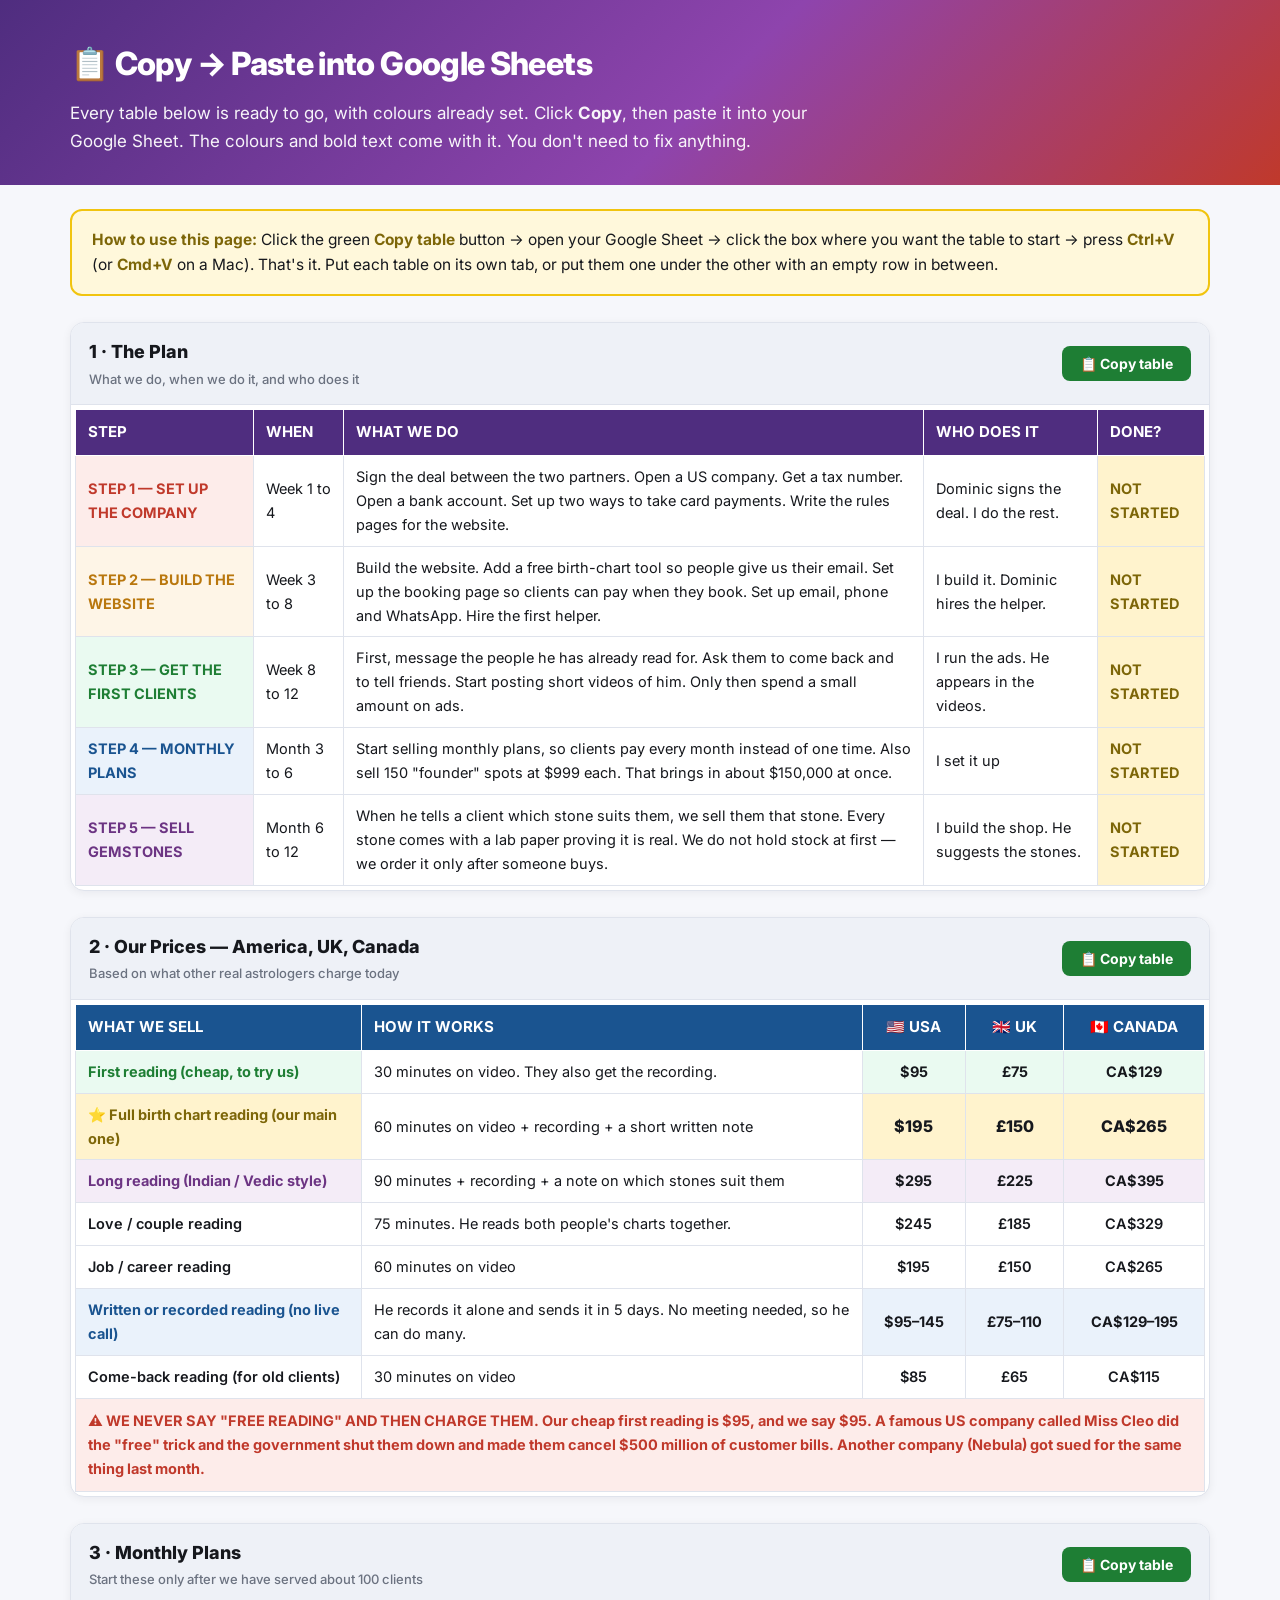
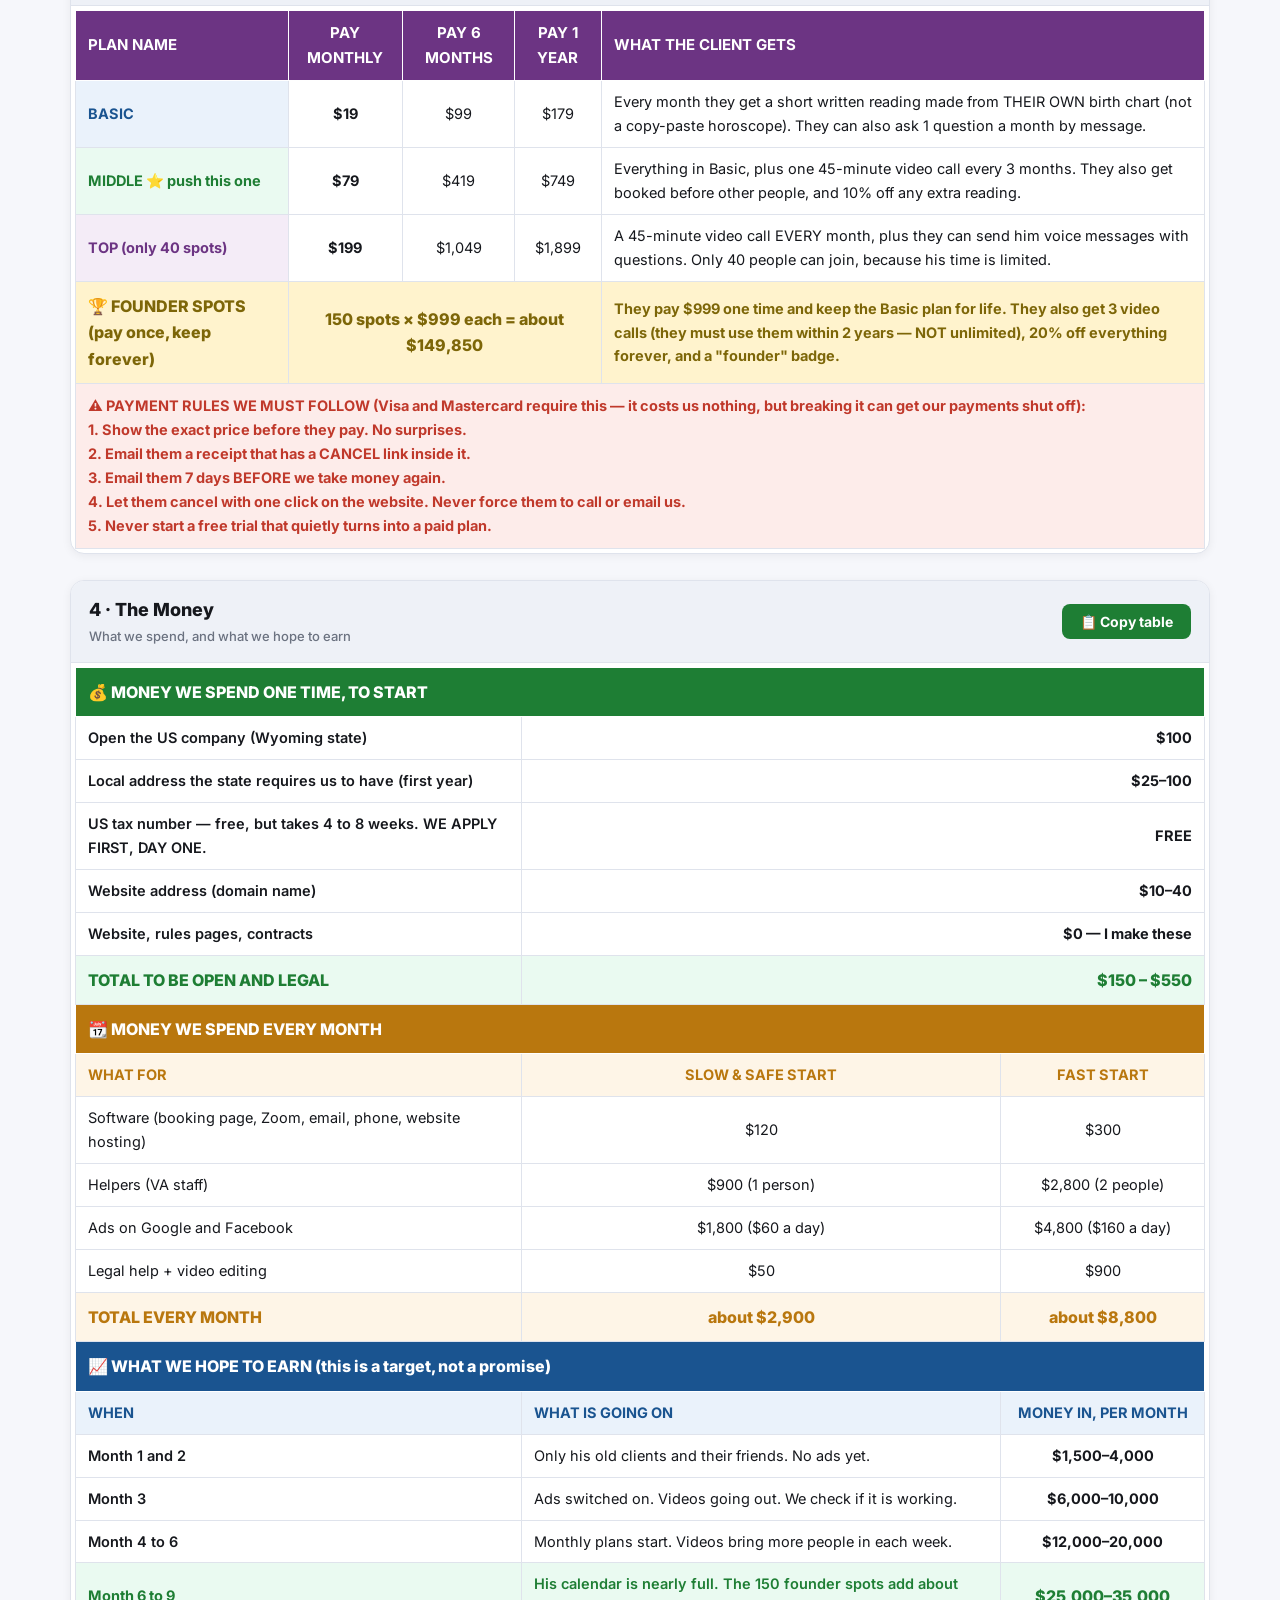
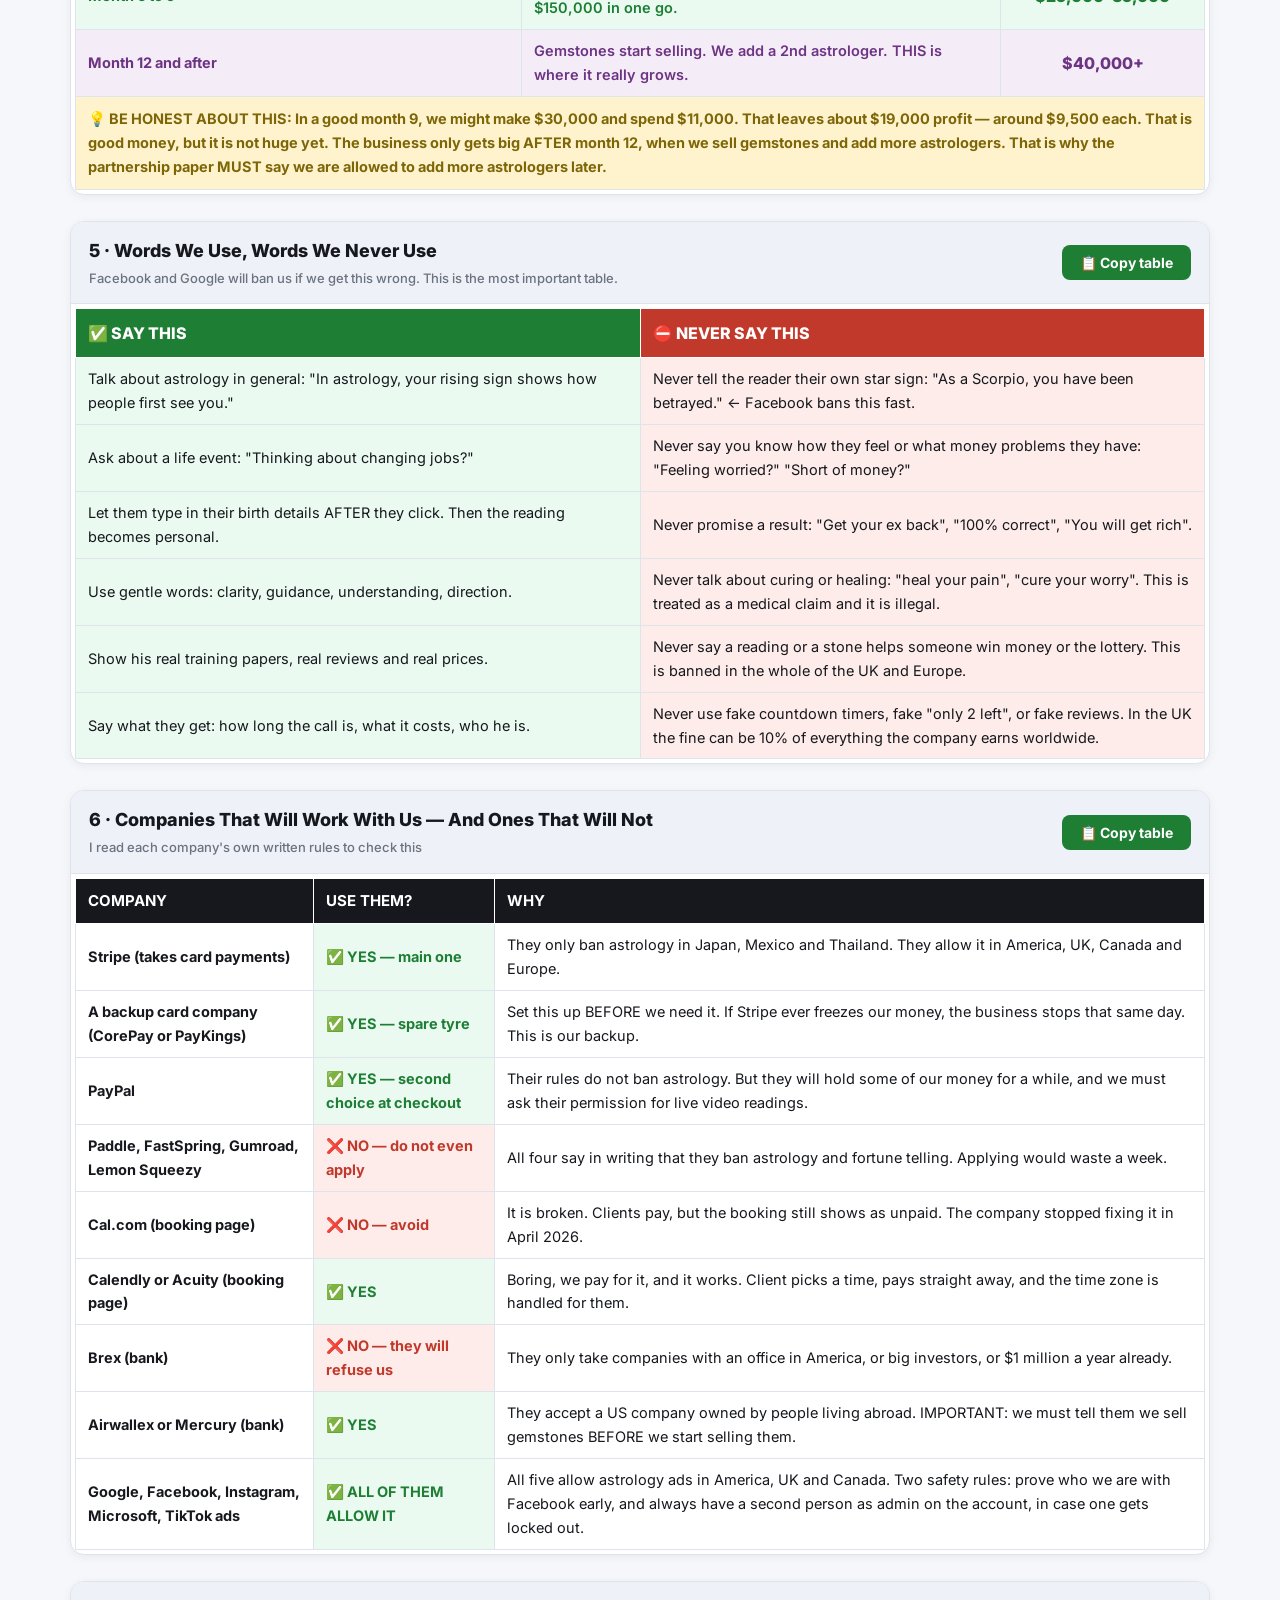
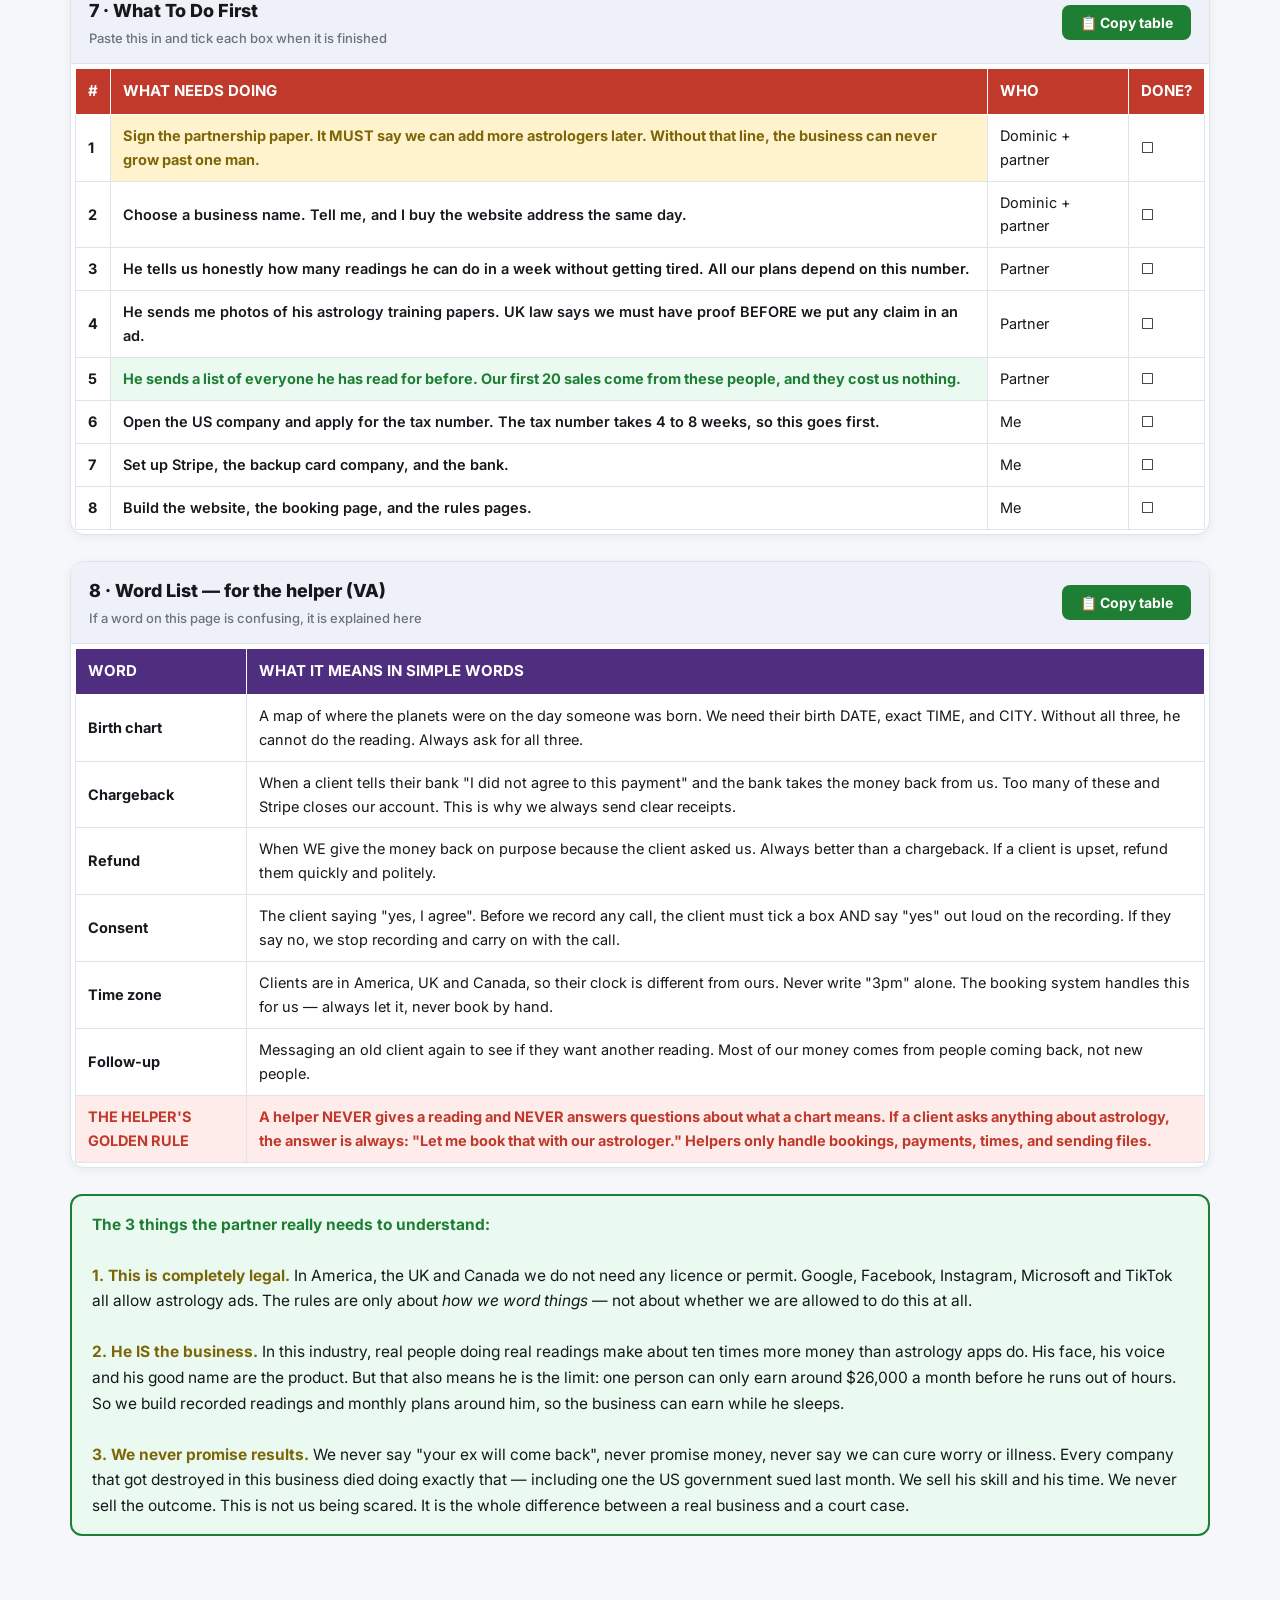
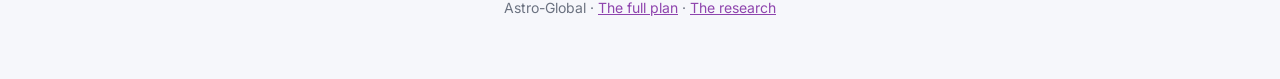
<file: sheet.html>
<!doctype html><html lang="en"><head>
<meta charset="utf-8"><meta name="viewport" content="width=device-width,initial-scale=1">
<meta name="robots" content="noindex,nofollow">
<link rel="icon" href="assets/favicon.svg" type="image/svg+xml"><meta name="theme-color" content="#ffffff">
<title>Copy → Google Sheets — Astro-Global</title>
<style>
@import url('https://fonts.googleapis.com/css2?family=Inter:wght@400;600;700;800&display=swap');
*{box-sizing:border-box}
body{margin:0;background:#f6f7fb;color:#16181d;font-family:'Inter',system-ui,sans-serif;line-height:1.65;font-size:16px}
.wrap{max-width:1180px;margin:0 auto;padding:0 20px}
header{background:linear-gradient(135deg,#4f2d7f,#8e44ad 55%,#c0392b);color:#fff;padding:38px 0 30px}
header h1{margin:0 0 8px;font-size:32px;font-weight:800;letter-spacing:-.02em}
header p{margin:0;font-size:17px;opacity:.95;max-width:780px}
.how{background:#fff8db;border:2px solid #f1c40f;border-radius:12px;padding:16px 20px;margin:24px 0;font-size:15.5px}
.how b{color:#7d6608}
.blk{background:#fff;border:1px solid #dfe3ec;border-radius:14px;margin:26px 0;overflow:hidden;box-shadow:0 2px 10px rgba(20,25,40,.06)}
.blk .bar{display:flex;align-items:center;justify-content:space-between;gap:12px;padding:14px 18px;background:#eef1f7;border-bottom:1px solid #dfe3ec}
.blk .bar h2{margin:0;font-size:18px;font-weight:800}
.blk .bar .sub{font-size:13px;color:#6b7280;font-weight:500;display:block;margin-top:2px}
.copy{cursor:pointer;border:0;background:#1e7e34;color:#fff;font-weight:700;font-size:14px;padding:9px 18px;border-radius:8px;font-family:inherit;white-space:nowrap}
.copy:hover{background:#166028}
.copy.ok{background:#0b5ed7}
.scroll{overflow-x:auto;padding:4px}
table{border-collapse:collapse;width:100%;font-size:14.5px}
footer{padding:36px 0 60px;color:#6b7280;font-size:14px;text-align:center}
a{color:#8e44ad}
.words{background:#fff;border:1px solid #dfe3ec;border-radius:14px;padding:20px 24px;margin:26px 0}
.words h3{margin:0 0 10px;font-size:19px}
.words dl{margin:0}
.words dt{font-weight:700;color:#4f2d7f;margin-top:12px}
.words dd{margin:2px 0 0 0;color:#374151}
</style>
</head><body>

<header><div class="wrap">
<h1>📋 Copy → Paste into Google Sheets</h1>
<p>Every table below is ready to go, with colours already set. Click <b>Copy</b>, then paste it into your Google Sheet. The colours and bold text come with it. You don't need to fix anything.</p>
</div></header>

<div class="wrap">

<div class="how">
<b>How to use this page:</b> Click the green <b>Copy table</b> button → open your Google Sheet → click the box where you want the table to start → press <b>Ctrl+V</b> (or <b>Cmd+V</b> on a Mac). That's it. Put each table on its own tab, or put them one under the other with an empty row in between.
</div>

<!-- ================= 1. MASTER PLAN ================= -->
<div class="blk">
<div class="bar"><h2>1 · The Plan<span class="sub">What we do, when we do it, and who does it</span></h2><button class="copy" data-t="t1">📋 Copy table</button></div>
<div class="scroll">
<table id="t1">
<tr>
<th style="background:#4f2d7f;color:#ffffff;font-size:15px;font-weight:700;padding:10px 12px;border:1px solid #ffffff;text-align:left">STEP</th>
<th style="background:#4f2d7f;color:#ffffff;font-size:15px;font-weight:700;padding:10px 12px;border:1px solid #ffffff;text-align:left">WHEN</th>
<th style="background:#4f2d7f;color:#ffffff;font-size:15px;font-weight:700;padding:10px 12px;border:1px solid #ffffff;text-align:left">WHAT WE DO</th>
<th style="background:#4f2d7f;color:#ffffff;font-size:15px;font-weight:700;padding:10px 12px;border:1px solid #ffffff;text-align:left">WHO DOES IT</th>
<th style="background:#4f2d7f;color:#ffffff;font-size:15px;font-weight:700;padding:10px 12px;border:1px solid #ffffff;text-align:left">DONE?</th>
</tr>
<tr>
<td style="background:#fdecea;color:#c0392b;font-weight:700;padding:9px 12px;border:1px solid #dfe3ec">STEP 1 — SET UP THE COMPANY</td>
<td style="padding:9px 12px;border:1px solid #dfe3ec">Week 1 to 4</td>
<td style="padding:9px 12px;border:1px solid #dfe3ec">Sign the deal between the two partners. Open a US company. Get a tax number. Open a bank account. Set up two ways to take card payments. Write the rules pages for the website.</td>
<td style="padding:9px 12px;border:1px solid #dfe3ec">Dominic signs the deal. I do the rest.</td>
<td style="background:#fff3cd;color:#7d6608;font-weight:700;padding:9px 12px;border:1px solid #dfe3ec">NOT STARTED</td>
</tr>
<tr>
<td style="background:#fef5e7;color:#b9770e;font-weight:700;padding:9px 12px;border:1px solid #dfe3ec">STEP 2 — BUILD THE WEBSITE</td>
<td style="padding:9px 12px;border:1px solid #dfe3ec">Week 3 to 8</td>
<td style="padding:9px 12px;border:1px solid #dfe3ec">Build the website. Add a free birth-chart tool so people give us their email. Set up the booking page so clients can pay when they book. Set up email, phone and WhatsApp. Hire the first helper.</td>
<td style="padding:9px 12px;border:1px solid #dfe3ec">I build it. Dominic hires the helper.</td>
<td style="background:#fff3cd;color:#7d6608;font-weight:700;padding:9px 12px;border:1px solid #dfe3ec">NOT STARTED</td>
</tr>
<tr>
<td style="background:#eafaf1;color:#1e7e34;font-weight:700;padding:9px 12px;border:1px solid #dfe3ec">STEP 3 — GET THE FIRST CLIENTS</td>
<td style="padding:9px 12px;border:1px solid #dfe3ec">Week 8 to 12</td>
<td style="padding:9px 12px;border:1px solid #dfe3ec">First, message the people he has already read for. Ask them to come back and to tell friends. Start posting short videos of him. Only then spend a small amount on ads.</td>
<td style="padding:9px 12px;border:1px solid #dfe3ec">I run the ads. He appears in the videos.</td>
<td style="background:#fff3cd;color:#7d6608;font-weight:700;padding:9px 12px;border:1px solid #dfe3ec">NOT STARTED</td>
</tr>
<tr>
<td style="background:#eaf2fb;color:#1a5490;font-weight:700;padding:9px 12px;border:1px solid #dfe3ec">STEP 4 — MONTHLY PLANS</td>
<td style="padding:9px 12px;border:1px solid #dfe3ec">Month 3 to 6</td>
<td style="padding:9px 12px;border:1px solid #dfe3ec">Start selling monthly plans, so clients pay every month instead of one time. Also sell 150 "founder" spots at $999 each. That brings in about $150,000 at once.</td>
<td style="padding:9px 12px;border:1px solid #dfe3ec">I set it up</td>
<td style="background:#fff3cd;color:#7d6608;font-weight:700;padding:9px 12px;border:1px solid #dfe3ec">NOT STARTED</td>
</tr>
<tr>
<td style="background:#f4ecf7;color:#6c3483;font-weight:700;padding:9px 12px;border:1px solid #dfe3ec">STEP 5 — SELL GEMSTONES</td>
<td style="padding:9px 12px;border:1px solid #dfe3ec">Month 6 to 12</td>
<td style="padding:9px 12px;border:1px solid #dfe3ec">When he tells a client which stone suits them, we sell them that stone. Every stone comes with a lab paper proving it is real. We do not hold stock at first — we order it only after someone buys.</td>
<td style="padding:9px 12px;border:1px solid #dfe3ec">I build the shop. He suggests the stones.</td>
<td style="background:#fff3cd;color:#7d6608;font-weight:700;padding:9px 12px;border:1px solid #dfe3ec">NOT STARTED</td>
</tr>
</table>
</div></div>

<!-- ================= 2. PRICES ================= -->
<div class="blk">
<div class="bar"><h2>2 · Our Prices — America, UK, Canada<span class="sub">Based on what other real astrologers charge today</span></h2><button class="copy" data-t="t2">📋 Copy table</button></div>
<div class="scroll">
<table id="t2">
<tr>
<th style="background:#1a5490;color:#ffffff;font-size:15px;font-weight:700;padding:10px 12px;border:1px solid #ffffff;text-align:left">WHAT WE SELL</th>
<th style="background:#1a5490;color:#ffffff;font-size:15px;font-weight:700;padding:10px 12px;border:1px solid #ffffff;text-align:left">HOW IT WORKS</th>
<th style="background:#1a5490;color:#ffffff;font-size:15px;font-weight:700;padding:10px 12px;border:1px solid #ffffff;text-align:center">🇺🇸 USA</th>
<th style="background:#1a5490;color:#ffffff;font-size:15px;font-weight:700;padding:10px 12px;border:1px solid #ffffff;text-align:center">🇬🇧 UK</th>
<th style="background:#1a5490;color:#ffffff;font-size:15px;font-weight:700;padding:10px 12px;border:1px solid #ffffff;text-align:center">🇨🇦 CANADA</th>
</tr>
<tr>
<td style="background:#eafaf1;color:#1e7e34;font-weight:700;padding:9px 12px;border:1px solid #dfe3ec">First reading (cheap, to try us)</td>
<td style="padding:9px 12px;border:1px solid #dfe3ec">30 minutes on video. They also get the recording.</td>
<td style="background:#eafaf1;font-weight:700;padding:9px 12px;border:1px solid #dfe3ec;text-align:center">$95</td>
<td style="background:#eafaf1;font-weight:700;padding:9px 12px;border:1px solid #dfe3ec;text-align:center">£75</td>
<td style="background:#eafaf1;font-weight:700;padding:9px 12px;border:1px solid #dfe3ec;text-align:center">CA$129</td>
</tr>
<tr>
<td style="background:#fff3cd;color:#7d6608;font-weight:700;padding:9px 12px;border:1px solid #dfe3ec">⭐ Full birth chart reading (our main one)</td>
<td style="padding:9px 12px;border:1px solid #dfe3ec">60 minutes on video + recording + a short written note</td>
<td style="background:#fff3cd;font-weight:800;font-size:16px;padding:9px 12px;border:1px solid #dfe3ec;text-align:center">$195</td>
<td style="background:#fff3cd;font-weight:800;font-size:16px;padding:9px 12px;border:1px solid #dfe3ec;text-align:center">£150</td>
<td style="background:#fff3cd;font-weight:800;font-size:16px;padding:9px 12px;border:1px solid #dfe3ec;text-align:center">CA$265</td>
</tr>
<tr>
<td style="background:#f4ecf7;color:#6c3483;font-weight:700;padding:9px 12px;border:1px solid #dfe3ec">Long reading (Indian / Vedic style)</td>
<td style="padding:9px 12px;border:1px solid #dfe3ec">90 minutes + recording + a note on which stones suit them</td>
<td style="background:#f4ecf7;font-weight:700;padding:9px 12px;border:1px solid #dfe3ec;text-align:center">$295</td>
<td style="background:#f4ecf7;font-weight:700;padding:9px 12px;border:1px solid #dfe3ec;text-align:center">£225</td>
<td style="background:#f4ecf7;font-weight:700;padding:9px 12px;border:1px solid #dfe3ec;text-align:center">CA$395</td>
</tr>
<tr>
<td style="padding:9px 12px;border:1px solid #dfe3ec;font-weight:600">Love / couple reading</td>
<td style="padding:9px 12px;border:1px solid #dfe3ec">75 minutes. He reads both people's charts together.</td>
<td style="padding:9px 12px;border:1px solid #dfe3ec;text-align:center;font-weight:600">$245</td>
<td style="padding:9px 12px;border:1px solid #dfe3ec;text-align:center;font-weight:600">£185</td>
<td style="padding:9px 12px;border:1px solid #dfe3ec;text-align:center;font-weight:600">CA$329</td>
</tr>
<tr>
<td style="padding:9px 12px;border:1px solid #dfe3ec;font-weight:600">Job / career reading</td>
<td style="padding:9px 12px;border:1px solid #dfe3ec">60 minutes on video</td>
<td style="padding:9px 12px;border:1px solid #dfe3ec;text-align:center;font-weight:600">$195</td>
<td style="padding:9px 12px;border:1px solid #dfe3ec;text-align:center;font-weight:600">£150</td>
<td style="padding:9px 12px;border:1px solid #dfe3ec;text-align:center;font-weight:600">CA$265</td>
</tr>
<tr>
<td style="background:#eaf2fb;color:#1a5490;font-weight:700;padding:9px 12px;border:1px solid #dfe3ec">Written or recorded reading (no live call)</td>
<td style="padding:9px 12px;border:1px solid #dfe3ec">He records it alone and sends it in 5 days. No meeting needed, so he can do many.</td>
<td style="background:#eaf2fb;font-weight:700;padding:9px 12px;border:1px solid #dfe3ec;text-align:center">$95–145</td>
<td style="background:#eaf2fb;font-weight:700;padding:9px 12px;border:1px solid #dfe3ec;text-align:center">£75–110</td>
<td style="background:#eaf2fb;font-weight:700;padding:9px 12px;border:1px solid #dfe3ec;text-align:center">CA$129–195</td>
</tr>
<tr>
<td style="padding:9px 12px;border:1px solid #dfe3ec;font-weight:600">Come-back reading (for old clients)</td>
<td style="padding:9px 12px;border:1px solid #dfe3ec">30 minutes on video</td>
<td style="padding:9px 12px;border:1px solid #dfe3ec;text-align:center;font-weight:600">$85</td>
<td style="padding:9px 12px;border:1px solid #dfe3ec;text-align:center;font-weight:600">£65</td>
<td style="padding:9px 12px;border:1px solid #dfe3ec;text-align:center;font-weight:600">CA$115</td>
</tr>
<tr>
<td colspan="5" style="background:#fdecea;color:#c0392b;font-weight:700;padding:10px 12px;border:1px solid #dfe3ec">⚠️ WE NEVER SAY "FREE READING" AND THEN CHARGE THEM. Our cheap first reading is $95, and we say $95. A famous US company called Miss Cleo did the "free" trick and the government shut them down and made them cancel $500 million of customer bills. Another company (Nebula) got sued for the same thing last month.</td>
</tr>
</table>
</div></div>

<!-- ================= 3. SUBSCRIPTIONS ================= -->
<div class="blk">
<div class="bar"><h2>3 · Monthly Plans<span class="sub">Start these only after we have served about 100 clients</span></h2><button class="copy" data-t="t3">📋 Copy table</button></div>
<div class="scroll">
<table id="t3">
<tr>
<th style="background:#6c3483;color:#ffffff;font-size:15px;font-weight:700;padding:10px 12px;border:1px solid #ffffff;text-align:left">PLAN NAME</th>
<th style="background:#6c3483;color:#ffffff;font-size:15px;font-weight:700;padding:10px 12px;border:1px solid #ffffff;text-align:center">PAY MONTHLY</th>
<th style="background:#6c3483;color:#ffffff;font-size:15px;font-weight:700;padding:10px 12px;border:1px solid #ffffff;text-align:center">PAY 6 MONTHS</th>
<th style="background:#6c3483;color:#ffffff;font-size:15px;font-weight:700;padding:10px 12px;border:1px solid #ffffff;text-align:center">PAY 1 YEAR</th>
<th style="background:#6c3483;color:#ffffff;font-size:15px;font-weight:700;padding:10px 12px;border:1px solid #ffffff;text-align:left">WHAT THE CLIENT GETS</th>
</tr>
<tr>
<td style="background:#eaf2fb;color:#1a5490;font-weight:700;padding:9px 12px;border:1px solid #dfe3ec">BASIC</td>
<td style="padding:9px 12px;border:1px solid #dfe3ec;text-align:center;font-weight:700">$19</td>
<td style="padding:9px 12px;border:1px solid #dfe3ec;text-align:center">$99</td>
<td style="padding:9px 12px;border:1px solid #dfe3ec;text-align:center">$179</td>
<td style="padding:9px 12px;border:1px solid #dfe3ec">Every month they get a short written reading made from THEIR OWN birth chart (not a copy-paste horoscope). They can also ask 1 question a month by message.</td>
</tr>
<tr>
<td style="background:#eafaf1;color:#1e7e34;font-weight:700;padding:9px 12px;border:1px solid #dfe3ec">MIDDLE ⭐ push this one</td>
<td style="padding:9px 12px;border:1px solid #dfe3ec;text-align:center;font-weight:700">$79</td>
<td style="padding:9px 12px;border:1px solid #dfe3ec;text-align:center">$419</td>
<td style="padding:9px 12px;border:1px solid #dfe3ec;text-align:center">$749</td>
<td style="padding:9px 12px;border:1px solid #dfe3ec">Everything in Basic, plus one 45-minute video call every 3 months. They also get booked before other people, and 10% off any extra reading.</td>
</tr>
<tr>
<td style="background:#f4ecf7;color:#6c3483;font-weight:700;padding:9px 12px;border:1px solid #dfe3ec">TOP (only 40 spots)</td>
<td style="padding:9px 12px;border:1px solid #dfe3ec;text-align:center;font-weight:700">$199</td>
<td style="padding:9px 12px;border:1px solid #dfe3ec;text-align:center">$1,049</td>
<td style="padding:9px 12px;border:1px solid #dfe3ec;text-align:center">$1,899</td>
<td style="padding:9px 12px;border:1px solid #dfe3ec">A 45-minute video call EVERY month, plus they can send him voice messages with questions. Only 40 people can join, because his time is limited.</td>
</tr>
<tr>
<td style="background:#fff3cd;color:#7d6608;font-weight:800;font-size:16px;padding:11px 12px;border:1px solid #dfe3ec">🏆 FOUNDER SPOTS (pay once, keep forever)</td>
<td colspan="3" style="background:#fff3cd;color:#7d6608;font-weight:800;font-size:16px;padding:11px 12px;border:1px solid #dfe3ec;text-align:center">150 spots × $999 each = about $149,850</td>
<td style="background:#fff3cd;color:#7d6608;font-weight:700;padding:11px 12px;border:1px solid #dfe3ec">They pay $999 one time and keep the Basic plan for life. They also get 3 video calls (they must use them within 2 years — NOT unlimited), 20% off everything forever, and a "founder" badge.</td>
</tr>
<tr>
<td colspan="5" style="background:#fdecea;color:#c0392b;font-weight:700;padding:10px 12px;border:1px solid #dfe3ec">⚠️ PAYMENT RULES WE MUST FOLLOW (Visa and Mastercard require this — it costs us nothing, but breaking it can get our payments shut off):<br>1. Show the exact price before they pay. No surprises.<br>2. Email them a receipt that has a CANCEL link inside it.<br>3. Email them 7 days BEFORE we take money again.<br>4. Let them cancel with one click on the website. Never force them to call or email us.<br>5. Never start a free trial that quietly turns into a paid plan.</td>
</tr>
</table>
</div></div>

<!-- ================= 4. MONEY ================= -->
<div class="blk">
<div class="bar"><h2>4 · The Money<span class="sub">What we spend, and what we hope to earn</span></h2><button class="copy" data-t="t4">📋 Copy table</button></div>
<div class="scroll">
<table id="t4">
<tr>
<th colspan="3" style="background:#1e7e34;color:#ffffff;font-size:16px;font-weight:800;padding:11px 12px;border:1px solid #ffffff;text-align:left">💰 MONEY WE SPEND ONE TIME, TO START</th>
</tr>
<tr><td style="padding:9px 12px;border:1px solid #dfe3ec;font-weight:600">Open the US company (Wyoming state)</td><td colspan="2" style="padding:9px 12px;border:1px solid #dfe3ec;text-align:right;font-weight:700">$100</td></tr>
<tr><td style="padding:9px 12px;border:1px solid #dfe3ec;font-weight:600">Local address the state requires us to have (first year)</td><td colspan="2" style="padding:9px 12px;border:1px solid #dfe3ec;text-align:right;font-weight:700">$25–100</td></tr>
<tr><td style="padding:9px 12px;border:1px solid #dfe3ec;font-weight:600">US tax number — free, but takes 4 to 8 weeks. WE APPLY FIRST, DAY ONE.</td><td colspan="2" style="padding:9px 12px;border:1px solid #dfe3ec;text-align:right;font-weight:700">FREE</td></tr>
<tr><td style="padding:9px 12px;border:1px solid #dfe3ec;font-weight:600">Website address (domain name)</td><td colspan="2" style="padding:9px 12px;border:1px solid #dfe3ec;text-align:right;font-weight:700">$10–40</td></tr>
<tr><td style="padding:9px 12px;border:1px solid #dfe3ec;font-weight:600">Website, rules pages, contracts</td><td colspan="2" style="padding:9px 12px;border:1px solid #dfe3ec;text-align:right;font-weight:700">$0 — I make these</td></tr>
<tr><td style="background:#eafaf1;color:#1e7e34;font-weight:800;font-size:16px;padding:11px 12px;border:1px solid #dfe3ec">TOTAL TO BE OPEN AND LEGAL</td><td colspan="2" style="background:#eafaf1;color:#1e7e34;font-weight:800;font-size:16px;padding:11px 12px;border:1px solid #dfe3ec;text-align:right">$150 – $550</td></tr>

<tr><th colspan="3" style="background:#b9770e;color:#ffffff;font-size:16px;font-weight:800;padding:11px 12px;border:1px solid #ffffff;text-align:left">📆 MONEY WE SPEND EVERY MONTH</th></tr>
<tr><th style="background:#fef5e7;color:#b9770e;font-weight:700;padding:9px 12px;border:1px solid #dfe3ec;text-align:left">WHAT FOR</th><th style="background:#fef5e7;color:#b9770e;font-weight:700;padding:9px 12px;border:1px solid #dfe3ec;text-align:center">SLOW &amp; SAFE START</th><th style="background:#fef5e7;color:#b9770e;font-weight:700;padding:9px 12px;border:1px solid #dfe3ec;text-align:center">FAST START</th></tr>
<tr><td style="padding:9px 12px;border:1px solid #dfe3ec">Software (booking page, Zoom, email, phone, website hosting)</td><td style="padding:9px 12px;border:1px solid #dfe3ec;text-align:center">$120</td><td style="padding:9px 12px;border:1px solid #dfe3ec;text-align:center">$300</td></tr>
<tr><td style="padding:9px 12px;border:1px solid #dfe3ec">Helpers (VA staff)</td><td style="padding:9px 12px;border:1px solid #dfe3ec;text-align:center">$900 (1 person)</td><td style="padding:9px 12px;border:1px solid #dfe3ec;text-align:center">$2,800 (2 people)</td></tr>
<tr><td style="padding:9px 12px;border:1px solid #dfe3ec">Ads on Google and Facebook</td><td style="padding:9px 12px;border:1px solid #dfe3ec;text-align:center">$1,800 ($60 a day)</td><td style="padding:9px 12px;border:1px solid #dfe3ec;text-align:center">$4,800 ($160 a day)</td></tr>
<tr><td style="padding:9px 12px;border:1px solid #dfe3ec">Legal help + video editing</td><td style="padding:9px 12px;border:1px solid #dfe3ec;text-align:center">$50</td><td style="padding:9px 12px;border:1px solid #dfe3ec;text-align:center">$900</td></tr>
<tr><td style="background:#fef5e7;color:#b9770e;font-weight:800;font-size:16px;padding:11px 12px;border:1px solid #dfe3ec">TOTAL EVERY MONTH</td><td style="background:#fef5e7;color:#b9770e;font-weight:800;font-size:16px;padding:11px 12px;border:1px solid #dfe3ec;text-align:center">about $2,900</td><td style="background:#fef5e7;color:#b9770e;font-weight:800;font-size:16px;padding:11px 12px;border:1px solid #dfe3ec;text-align:center">about $8,800</td></tr>

<tr><th colspan="3" style="background:#1a5490;color:#ffffff;font-size:16px;font-weight:800;padding:11px 12px;border:1px solid #ffffff;text-align:left">📈 WHAT WE HOPE TO EARN (this is a target, not a promise)</th></tr>
<tr><th style="background:#eaf2fb;color:#1a5490;font-weight:700;padding:9px 12px;border:1px solid #dfe3ec;text-align:left">WHEN</th><th style="background:#eaf2fb;color:#1a5490;font-weight:700;padding:9px 12px;border:1px solid #dfe3ec;text-align:left">WHAT IS GOING ON</th><th style="background:#eaf2fb;color:#1a5490;font-weight:700;padding:9px 12px;border:1px solid #dfe3ec;text-align:center">MONEY IN, PER MONTH</th></tr>
<tr><td style="padding:9px 12px;border:1px solid #dfe3ec;font-weight:600">Month 1 and 2</td><td style="padding:9px 12px;border:1px solid #dfe3ec">Only his old clients and their friends. No ads yet.</td><td style="padding:9px 12px;border:1px solid #dfe3ec;text-align:center;font-weight:700">$1,500–4,000</td></tr>
<tr><td style="padding:9px 12px;border:1px solid #dfe3ec;font-weight:600">Month 3</td><td style="padding:9px 12px;border:1px solid #dfe3ec">Ads switched on. Videos going out. We check if it is working.</td><td style="padding:9px 12px;border:1px solid #dfe3ec;text-align:center;font-weight:700">$6,000–10,000</td></tr>
<tr><td style="padding:9px 12px;border:1px solid #dfe3ec;font-weight:600">Month 4 to 6</td><td style="padding:9px 12px;border:1px solid #dfe3ec">Monthly plans start. Videos bring more people in each week.</td><td style="padding:9px 12px;border:1px solid #dfe3ec;text-align:center;font-weight:700">$12,000–20,000</td></tr>
<tr><td style="background:#eafaf1;padding:9px 12px;border:1px solid #dfe3ec;font-weight:700;color:#1e7e34">Month 6 to 9</td><td style="background:#eafaf1;padding:9px 12px;border:1px solid #dfe3ec;color:#1e7e34;font-weight:600">His calendar is nearly full. The 150 founder spots add about $150,000 in one go.</td><td style="background:#eafaf1;padding:9px 12px;border:1px solid #dfe3ec;text-align:center;font-weight:800;color:#1e7e34;font-size:16px">$25,000–35,000</td></tr>
<tr><td style="background:#f4ecf7;padding:9px 12px;border:1px solid #dfe3ec;font-weight:700;color:#6c3483">Month 12 and after</td><td style="background:#f4ecf7;padding:9px 12px;border:1px solid #dfe3ec;color:#6c3483;font-weight:600">Gemstones start selling. We add a 2nd astrologer. THIS is where it really grows.</td><td style="background:#f4ecf7;padding:9px 12px;border:1px solid #dfe3ec;text-align:center;font-weight:800;color:#6c3483;font-size:16px">$40,000+</td></tr>
<tr><td colspan="3" style="background:#fff3cd;color:#7d6608;font-weight:700;padding:10px 12px;border:1px solid #dfe3ec">💡 BE HONEST ABOUT THIS: In a good month 9, we might make $30,000 and spend $11,000. That leaves about $19,000 profit — around $9,500 each. That is good money, but it is not huge yet. The business only gets big AFTER month 12, when we sell gemstones and add more astrologers. That is why the partnership paper MUST say we are allowed to add more astrologers later.</td></tr>
</table>
</div></div>

<!-- ================= 5. COPY RULES ================= -->
<div class="blk">
<div class="bar"><h2>5 · Words We Use, Words We Never Use<span class="sub">Facebook and Google will ban us if we get this wrong. This is the most important table.</span></h2><button class="copy" data-t="t5">📋 Copy table</button></div>
<div class="scroll">
<table id="t5">
<tr>
<th style="background:#1e7e34;color:#ffffff;font-size:16px;font-weight:800;padding:11px 12px;border:1px solid #ffffff;text-align:left;width:50%">✅ SAY THIS</th>
<th style="background:#c0392b;color:#ffffff;font-size:16px;font-weight:800;padding:11px 12px;border:1px solid #ffffff;text-align:left;width:50%">⛔ NEVER SAY THIS</th>
</tr>
<tr>
<td style="background:#eafaf1;padding:9px 12px;border:1px solid #dfe3ec">Talk about astrology in general: "In astrology, your rising sign shows how people first see you."</td>
<td style="background:#fdecea;padding:9px 12px;border:1px solid #dfe3ec">Never tell the reader their own star sign: "As a Scorpio, you have been betrayed." ← Facebook bans this fast.</td>
</tr>
<tr>
<td style="background:#eafaf1;padding:9px 12px;border:1px solid #dfe3ec">Ask about a life event: "Thinking about changing jobs?"</td>
<td style="background:#fdecea;padding:9px 12px;border:1px solid #dfe3ec">Never say you know how they feel or what money problems they have: "Feeling worried?" "Short of money?"</td>
</tr>
<tr>
<td style="background:#eafaf1;padding:9px 12px;border:1px solid #dfe3ec">Let them type in their birth details AFTER they click. Then the reading becomes personal.</td>
<td style="background:#fdecea;padding:9px 12px;border:1px solid #dfe3ec">Never promise a result: "Get your ex back", "100% correct", "You will get rich".</td>
</tr>
<tr>
<td style="background:#eafaf1;padding:9px 12px;border:1px solid #dfe3ec">Use gentle words: clarity, guidance, understanding, direction.</td>
<td style="background:#fdecea;padding:9px 12px;border:1px solid #dfe3ec">Never talk about curing or healing: "heal your pain", "cure your worry". This is treated as a medical claim and it is illegal.</td>
</tr>
<tr>
<td style="background:#eafaf1;padding:9px 12px;border:1px solid #dfe3ec">Show his real training papers, real reviews and real prices.</td>
<td style="background:#fdecea;padding:9px 12px;border:1px solid #dfe3ec">Never say a reading or a stone helps someone win money or the lottery. This is banned in the whole of the UK and Europe.</td>
</tr>
<tr>
<td style="background:#eafaf1;padding:9px 12px;border:1px solid #dfe3ec">Say what they get: how long the call is, what it costs, who he is.</td>
<td style="background:#fdecea;padding:9px 12px;border:1px solid #dfe3ec">Never use fake countdown timers, fake "only 2 left", or fake reviews. In the UK the fine can be 10% of everything the company earns worldwide.</td>
</tr>
</table>
</div></div>

<!-- ================= 6. VENDORS ================= -->
<div class="blk">
<div class="bar"><h2>6 · Companies That Will Work With Us — And Ones That Will Not<span class="sub">I read each company's own written rules to check this</span></h2><button class="copy" data-t="t6">📋 Copy table</button></div>
<div class="scroll">
<table id="t6">
<tr>
<th style="background:#16181d;color:#ffffff;font-size:15px;font-weight:700;padding:10px 12px;border:1px solid #ffffff;text-align:left">COMPANY</th>
<th style="background:#16181d;color:#ffffff;font-size:15px;font-weight:700;padding:10px 12px;border:1px solid #ffffff;text-align:left">USE THEM?</th>
<th style="background:#16181d;color:#ffffff;font-size:15px;font-weight:700;padding:10px 12px;border:1px solid #ffffff;text-align:left">WHY</th>
</tr>
<tr><td style="padding:9px 12px;border:1px solid #dfe3ec;font-weight:700">Stripe (takes card payments)</td><td style="background:#eafaf1;color:#1e7e34;font-weight:700;padding:9px 12px;border:1px solid #dfe3ec">✅ YES — main one</td><td style="padding:9px 12px;border:1px solid #dfe3ec">They only ban astrology in Japan, Mexico and Thailand. They allow it in America, UK, Canada and Europe.</td></tr>
<tr><td style="padding:9px 12px;border:1px solid #dfe3ec;font-weight:700">A backup card company (CorePay or PayKings)</td><td style="background:#eafaf1;color:#1e7e34;font-weight:700;padding:9px 12px;border:1px solid #dfe3ec">✅ YES — spare tyre</td><td style="padding:9px 12px;border:1px solid #dfe3ec">Set this up BEFORE we need it. If Stripe ever freezes our money, the business stops that same day. This is our backup.</td></tr>
<tr><td style="padding:9px 12px;border:1px solid #dfe3ec;font-weight:700">PayPal</td><td style="background:#eafaf1;color:#1e7e34;font-weight:700;padding:9px 12px;border:1px solid #dfe3ec">✅ YES — second choice at checkout</td><td style="padding:9px 12px;border:1px solid #dfe3ec">Their rules do not ban astrology. But they will hold some of our money for a while, and we must ask their permission for live video readings.</td></tr>
<tr><td style="padding:9px 12px;border:1px solid #dfe3ec;font-weight:700">Paddle, FastSpring, Gumroad, Lemon Squeezy</td><td style="background:#fdecea;color:#c0392b;font-weight:700;padding:9px 12px;border:1px solid #dfe3ec">❌ NO — do not even apply</td><td style="padding:9px 12px;border:1px solid #dfe3ec">All four say in writing that they ban astrology and fortune telling. Applying would waste a week.</td></tr>
<tr><td style="padding:9px 12px;border:1px solid #dfe3ec;font-weight:700">Cal.com (booking page)</td><td style="background:#fdecea;color:#c0392b;font-weight:700;padding:9px 12px;border:1px solid #dfe3ec">❌ NO — avoid</td><td style="padding:9px 12px;border:1px solid #dfe3ec">It is broken. Clients pay, but the booking still shows as unpaid. The company stopped fixing it in April 2026.</td></tr>
<tr><td style="padding:9px 12px;border:1px solid #dfe3ec;font-weight:700">Calendly or Acuity (booking page)</td><td style="background:#eafaf1;color:#1e7e34;font-weight:700;padding:9px 12px;border:1px solid #dfe3ec">✅ YES</td><td style="padding:9px 12px;border:1px solid #dfe3ec">Boring, we pay for it, and it works. Client picks a time, pays straight away, and the time zone is handled for them.</td></tr>
<tr><td style="padding:9px 12px;border:1px solid #dfe3ec;font-weight:700">Brex (bank)</td><td style="background:#fdecea;color:#c0392b;font-weight:700;padding:9px 12px;border:1px solid #dfe3ec">❌ NO — they will refuse us</td><td style="padding:9px 12px;border:1px solid #dfe3ec">They only take companies with an office in America, or big investors, or $1 million a year already.</td></tr>
<tr><td style="padding:9px 12px;border:1px solid #dfe3ec;font-weight:700">Airwallex or Mercury (bank)</td><td style="background:#eafaf1;color:#1e7e34;font-weight:700;padding:9px 12px;border:1px solid #dfe3ec">✅ YES</td><td style="padding:9px 12px;border:1px solid #dfe3ec">They accept a US company owned by people living abroad. IMPORTANT: we must tell them we sell gemstones BEFORE we start selling them.</td></tr>
<tr><td style="padding:9px 12px;border:1px solid #dfe3ec;font-weight:700">Google, Facebook, Instagram, Microsoft, TikTok ads</td><td style="background:#eafaf1;color:#1e7e34;font-weight:700;padding:9px 12px;border:1px solid #dfe3ec">✅ ALL OF THEM ALLOW IT</td><td style="padding:9px 12px;border:1px solid #dfe3ec">All five allow astrology ads in America, UK and Canada. Two safety rules: prove who we are with Facebook early, and always have a second person as admin on the account, in case one gets locked out.</td></tr>
</table>
</div></div>

<!-- ================= 7. ACTIONS ================= -->
<div class="blk">
<div class="bar"><h2>7 · What To Do First<span class="sub">Paste this in and tick each box when it is finished</span></h2><button class="copy" data-t="t7">📋 Copy table</button></div>
<div class="scroll">
<table id="t7">
<tr>
<th style="background:#c0392b;color:#ffffff;font-size:15px;font-weight:700;padding:10px 12px;border:1px solid #ffffff;text-align:left">#</th>
<th style="background:#c0392b;color:#ffffff;font-size:15px;font-weight:700;padding:10px 12px;border:1px solid #ffffff;text-align:left">WHAT NEEDS DOING</th>
<th style="background:#c0392b;color:#ffffff;font-size:15px;font-weight:700;padding:10px 12px;border:1px solid #ffffff;text-align:left">WHO</th>
<th style="background:#c0392b;color:#ffffff;font-size:15px;font-weight:700;padding:10px 12px;border:1px solid #ffffff;text-align:left">DONE?</th>
</tr>
<tr><td style="padding:9px 12px;border:1px solid #dfe3ec;font-weight:700">1</td><td style="background:#fff3cd;color:#7d6608;font-weight:700;padding:9px 12px;border:1px solid #dfe3ec">Sign the partnership paper. It MUST say we can add more astrologers later. Without that line, the business can never grow past one man.</td><td style="padding:9px 12px;border:1px solid #dfe3ec">Dominic + partner</td><td style="padding:9px 12px;border:1px solid #dfe3ec">☐</td></tr>
<tr><td style="padding:9px 12px;border:1px solid #dfe3ec;font-weight:700">2</td><td style="padding:9px 12px;border:1px solid #dfe3ec;font-weight:600">Choose a business name. Tell me, and I buy the website address the same day.</td><td style="padding:9px 12px;border:1px solid #dfe3ec">Dominic + partner</td><td style="padding:9px 12px;border:1px solid #dfe3ec">☐</td></tr>
<tr><td style="padding:9px 12px;border:1px solid #dfe3ec;font-weight:700">3</td><td style="padding:9px 12px;border:1px solid #dfe3ec;font-weight:600">He tells us honestly how many readings he can do in a week without getting tired. All our plans depend on this number.</td><td style="padding:9px 12px;border:1px solid #dfe3ec">Partner</td><td style="padding:9px 12px;border:1px solid #dfe3ec">☐</td></tr>
<tr><td style="padding:9px 12px;border:1px solid #dfe3ec;font-weight:700">4</td><td style="padding:9px 12px;border:1px solid #dfe3ec;font-weight:600">He sends me photos of his astrology training papers. UK law says we must have proof BEFORE we put any claim in an ad.</td><td style="padding:9px 12px;border:1px solid #dfe3ec">Partner</td><td style="padding:9px 12px;border:1px solid #dfe3ec">☐</td></tr>
<tr><td style="padding:9px 12px;border:1px solid #dfe3ec;font-weight:700">5</td><td style="background:#eafaf1;color:#1e7e34;font-weight:700;padding:9px 12px;border:1px solid #dfe3ec">He sends a list of everyone he has read for before. Our first 20 sales come from these people, and they cost us nothing.</td><td style="padding:9px 12px;border:1px solid #dfe3ec">Partner</td><td style="padding:9px 12px;border:1px solid #dfe3ec">☐</td></tr>
<tr><td style="padding:9px 12px;border:1px solid #dfe3ec;font-weight:700">6</td><td style="padding:9px 12px;border:1px solid #dfe3ec;font-weight:600">Open the US company and apply for the tax number. The tax number takes 4 to 8 weeks, so this goes first.</td><td style="padding:9px 12px;border:1px solid #dfe3ec">Me</td><td style="padding:9px 12px;border:1px solid #dfe3ec">☐</td></tr>
<tr><td style="padding:9px 12px;border:1px solid #dfe3ec;font-weight:700">7</td><td style="padding:9px 12px;border:1px solid #dfe3ec;font-weight:600">Set up Stripe, the backup card company, and the bank.</td><td style="padding:9px 12px;border:1px solid #dfe3ec">Me</td><td style="padding:9px 12px;border:1px solid #dfe3ec">☐</td></tr>
<tr><td style="padding:9px 12px;border:1px solid #dfe3ec;font-weight:700">8</td><td style="padding:9px 12px;border:1px solid #dfe3ec;font-weight:600">Build the website, the booking page, and the rules pages.</td><td style="padding:9px 12px;border:1px solid #dfe3ec">Me</td><td style="padding:9px 12px;border:1px solid #dfe3ec">☐</td></tr>
</table>
</div></div>

<!-- ================= WORD LIST FOR THE VA ================= -->
<div class="blk">
<div class="bar"><h2>8 · Word List — for the helper (VA)<span class="sub">If a word on this page is confusing, it is explained here</span></h2><button class="copy" data-t="t8">📋 Copy table</button></div>
<div class="scroll">
<table id="t8">
<tr>
<th style="background:#4f2d7f;color:#ffffff;font-size:15px;font-weight:700;padding:10px 12px;border:1px solid #ffffff;text-align:left">WORD</th>
<th style="background:#4f2d7f;color:#ffffff;font-size:15px;font-weight:700;padding:10px 12px;border:1px solid #ffffff;text-align:left">WHAT IT MEANS IN SIMPLE WORDS</th>
</tr>
<tr><td style="padding:9px 12px;border:1px solid #dfe3ec;font-weight:700">Birth chart</td><td style="padding:9px 12px;border:1px solid #dfe3ec">A map of where the planets were on the day someone was born. We need their birth DATE, exact TIME, and CITY. Without all three, he cannot do the reading. Always ask for all three.</td></tr>
<tr><td style="padding:9px 12px;border:1px solid #dfe3ec;font-weight:700">Chargeback</td><td style="padding:9px 12px;border:1px solid #dfe3ec">When a client tells their bank "I did not agree to this payment" and the bank takes the money back from us. Too many of these and Stripe closes our account. This is why we always send clear receipts.</td></tr>
<tr><td style="padding:9px 12px;border:1px solid #dfe3ec;font-weight:700">Refund</td><td style="padding:9px 12px;border:1px solid #dfe3ec">When WE give the money back on purpose because the client asked us. Always better than a chargeback. If a client is upset, refund them quickly and politely.</td></tr>
<tr><td style="padding:9px 12px;border:1px solid #dfe3ec;font-weight:700">Consent</td><td style="padding:9px 12px;border:1px solid #dfe3ec">The client saying "yes, I agree". Before we record any call, the client must tick a box AND say "yes" out loud on the recording. If they say no, we stop recording and carry on with the call.</td></tr>
<tr><td style="padding:9px 12px;border:1px solid #dfe3ec;font-weight:700">Time zone</td><td style="padding:9px 12px;border:1px solid #dfe3ec">Clients are in America, UK and Canada, so their clock is different from ours. Never write "3pm" alone. The booking system handles this for us — always let it, never book by hand.</td></tr>
<tr><td style="padding:9px 12px;border:1px solid #dfe3ec;font-weight:700">Follow-up</td><td style="padding:9px 12px;border:1px solid #dfe3ec">Messaging an old client again to see if they want another reading. Most of our money comes from people coming back, not new people.</td></tr>
<tr><td style="background:#fdecea;color:#c0392b;padding:9px 12px;border:1px solid #dfe3ec;font-weight:700">THE HELPER'S GOLDEN RULE</td><td style="background:#fdecea;color:#c0392b;padding:9px 12px;border:1px solid #dfe3ec;font-weight:700">A helper NEVER gives a reading and NEVER answers questions about what a chart means. If a client asks anything about astrology, the answer is always: "Let me book that with our astrologer." Helpers only handle bookings, payments, times, and sending files.</td></tr>
</table>
</div></div>

<div class="how" style="background:#eafaf1;border-color:#1e7e34">
<b style="color:#1e7e34">The 3 things the partner really needs to understand:</b><br><br>
<b>1. This is completely legal.</b> In America, the UK and Canada we do not need any licence or permit. Google, Facebook, Instagram, Microsoft and TikTok all allow astrology ads. The rules are only about <i>how we word things</i> — not about whether we are allowed to do this at all.<br><br>
<b>2. He IS the business.</b> In this industry, real people doing real readings make about ten times more money than astrology apps do. His face, his voice and his good name are the product. But that also means he is the limit: one person can only earn around $26,000 a month before he runs out of hours. So we build recorded readings and monthly plans around him, so the business can earn while he sleeps.<br><br>
<b>3. We never promise results.</b> We never say "your ex will come back", never promise money, never say we can cure worry or illness. Every company that got destroyed in this business died doing exactly that — including one the US government sued last month. We sell his skill and his time. We never sell the outcome. This is not us being scared. It is the whole difference between a real business and a court case.
</div>

</div>

<footer><div class="wrap">Astro-Global · <a href="launch.html">The full plan</a> · <a href="index.html">The research</a></div></footer>

<script>
document.querySelectorAll('.copy').forEach(function(btn){
  btn.addEventListener('click', function(){
    var tbl = document.getElementById(btn.dataset.t);
    var html = '<meta charset="utf-8">' + tbl.outerHTML;
    var text = Array.from(tbl.rows).map(function(r){
      return Array.from(r.cells).map(function(c){ return c.innerText.replace(/\t/g,' '); }).join('\t');
    }).join('\n');
    var done = function(){
      var old = btn.textContent;
      btn.textContent = '✅ Copied — now paste into Sheets';
      btn.classList.add('ok');
      setTimeout(function(){ btn.textContent = old; btn.classList.remove('ok'); }, 2600);
    };
    if (navigator.clipboard && window.ClipboardItem) {
      navigator.clipboard.write([new ClipboardItem({
        'text/html': new Blob([html], {type:'text/html'}),
        'text/plain': new Blob([text], {type:'text/plain'})
      })]).then(done).catch(function(){ legacy(tbl, done); });
    } else { legacy(tbl, done); }
  });
});
function legacy(tbl, done){
  var r = document.createRange(); r.selectNode(tbl);
  var s = window.getSelection(); s.removeAllRanges(); s.addRange(r);
  try { document.execCommand('copy'); done(); } catch(e) { alert('Select the table and press Ctrl+C.'); }
  s.removeAllRanges();
}
</script>
</body></html>
</file>
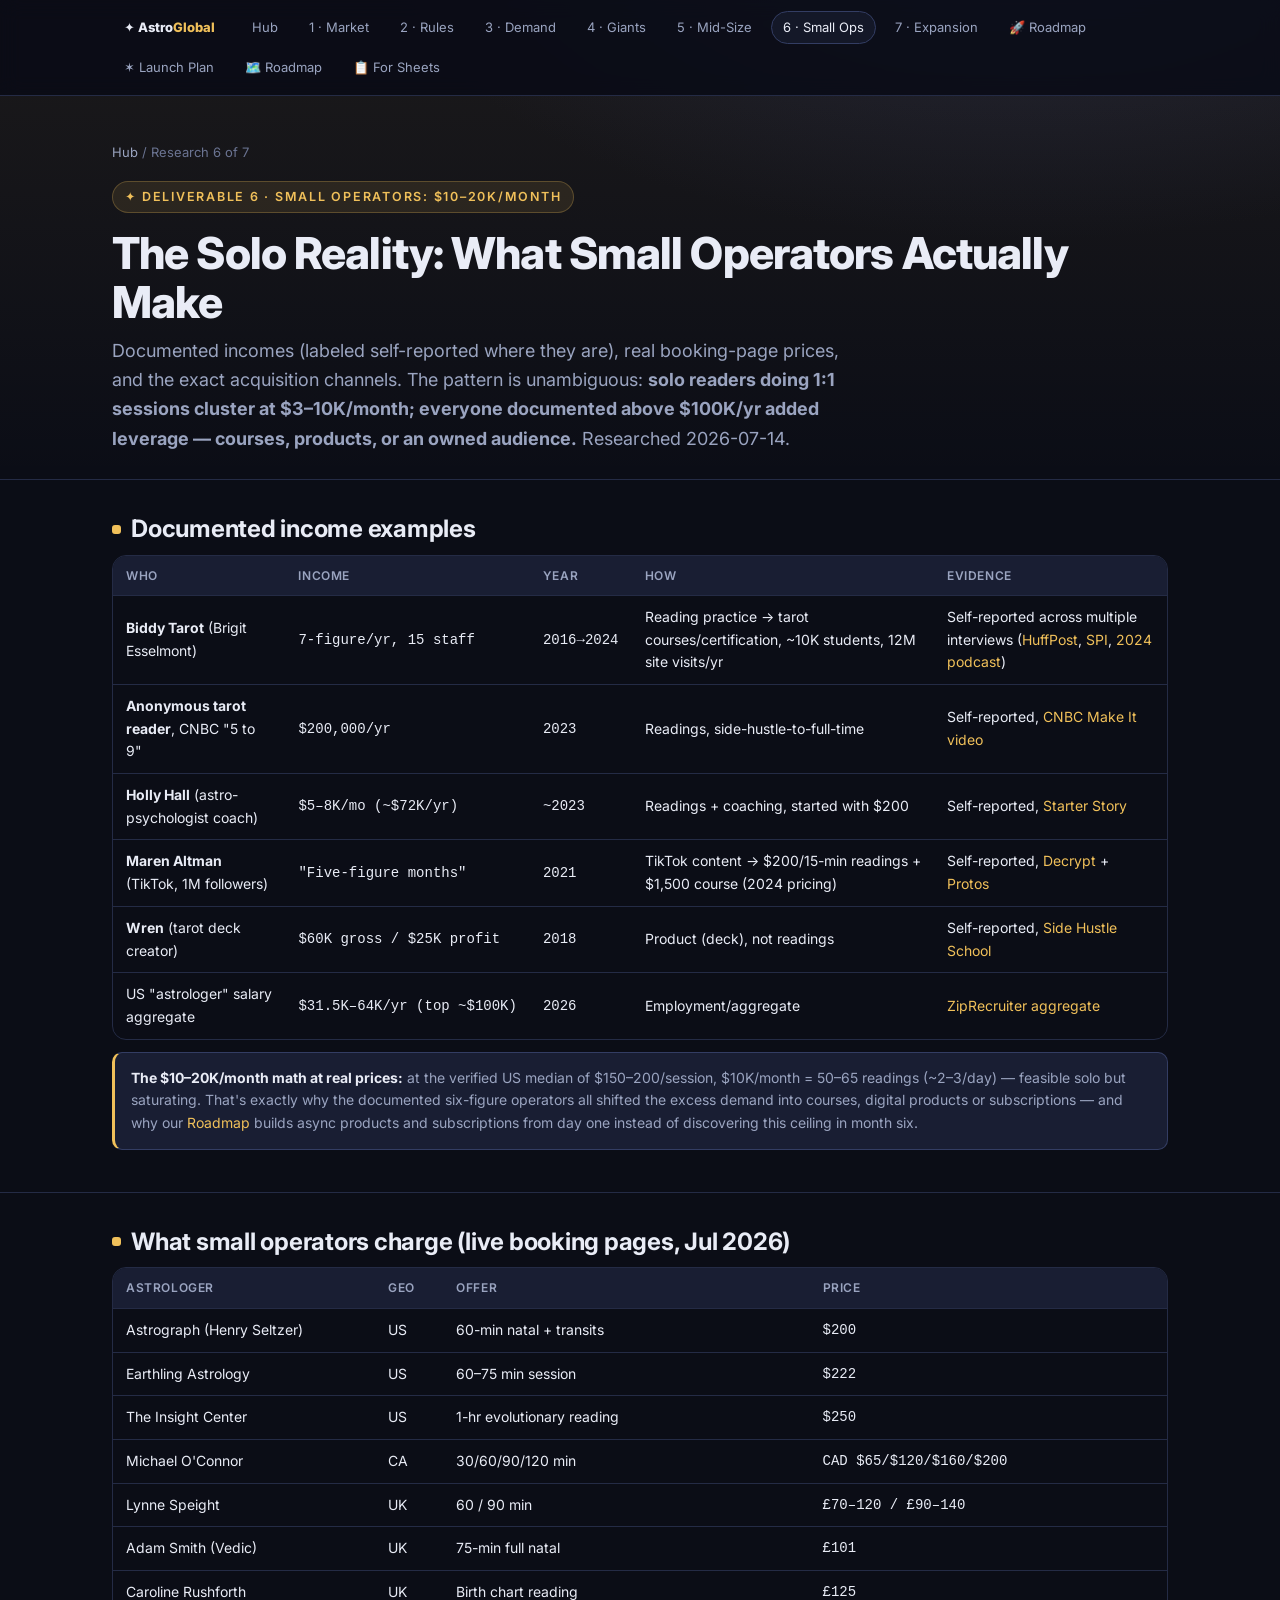
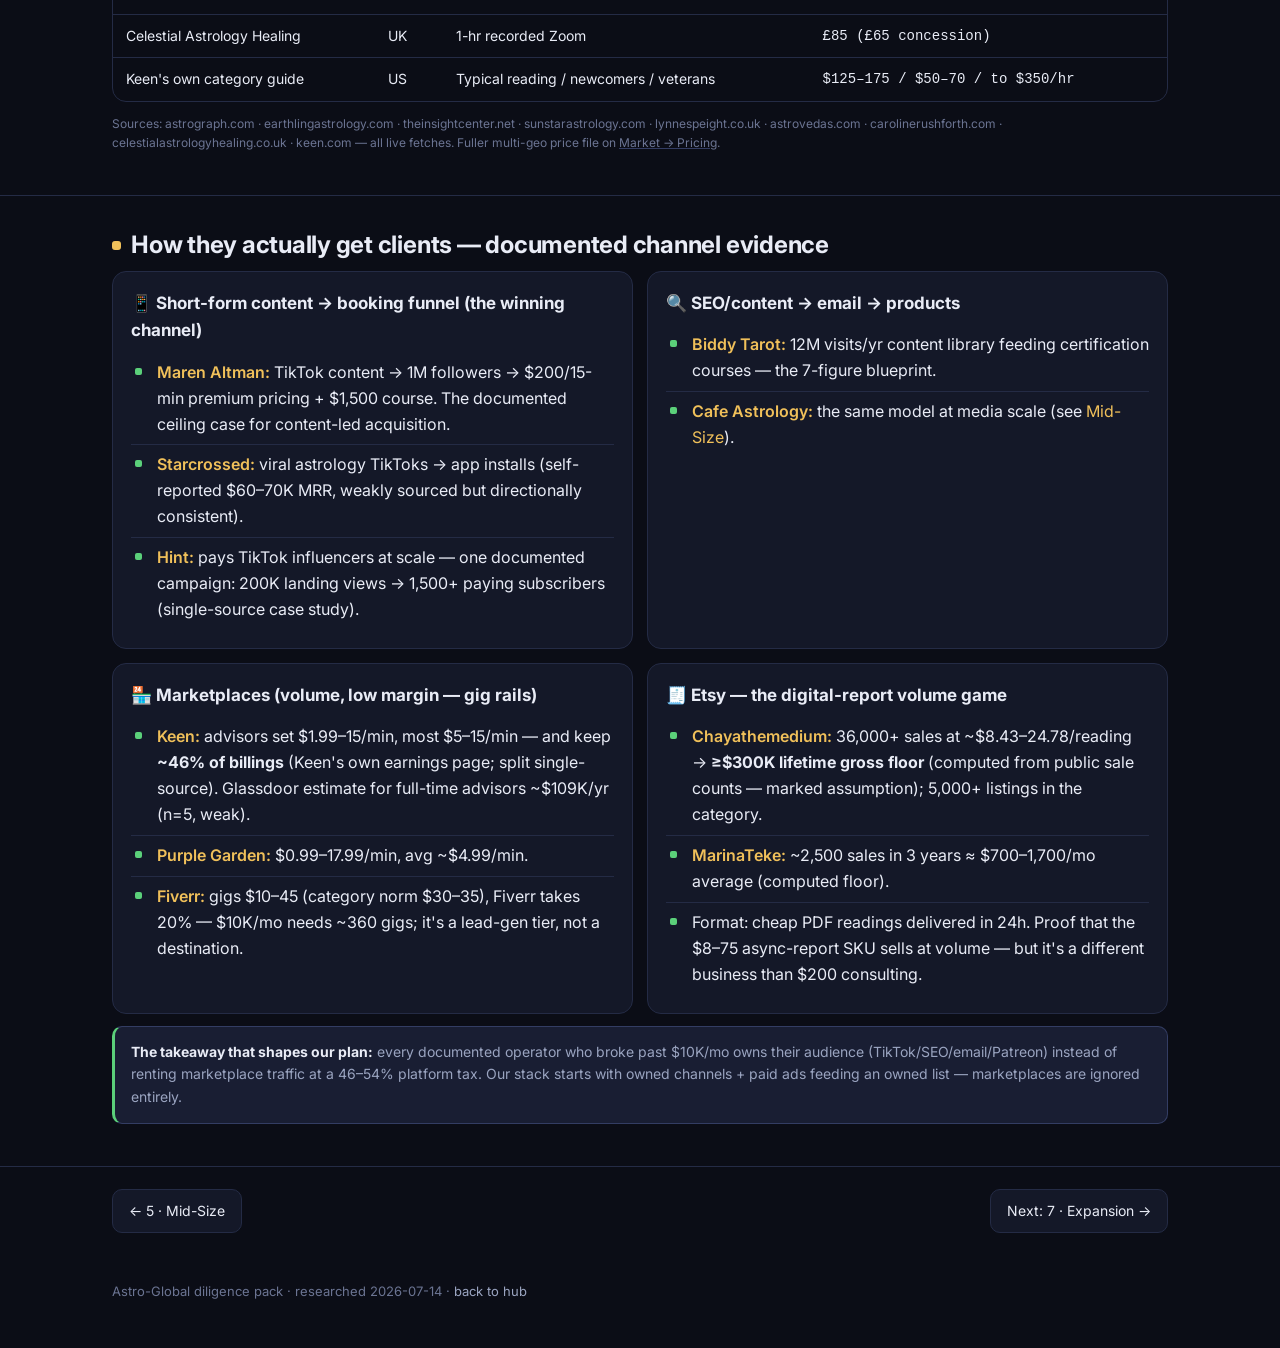
<file: small.html>
<!doctype html><html lang="en"><head>
<meta charset="utf-8"><meta name="viewport" content="width=device-width,initial-scale=1">
<meta name="robots" content="noindex,nofollow">
<link rel="icon" href="assets/favicon.svg" type="image/svg+xml"><meta name="theme-color" content="#0b0d16">
<title>Small Operators ($10–20K/month) — Astro-Global</title>
<meta name="description" content="Documented incomes, real prices and client-acquisition channels of solo and small-team astrologers.">
<link rel="preconnect" href="https://fonts.googleapis.com"><link rel="preconnect" href="https://fonts.gstatic.com" crossorigin><link href="https://fonts.googleapis.com/css2?family=Inter:wght@400;500;600;700;800&display=swap" rel="stylesheet">
<link rel="stylesheet" href="assets/style.css">
</head><body>
<nav class="toc"><div class="wrap"><a class="brand" href="index.html">✦ Astro<span>Global</span></a><a href="index.html">Hub</a><a href="market.html">1 · Market</a><a href="rules.html">2 · Rules</a><a href="demand.html">3 · Demand</a><a href="giants.html">4 · Giants</a><a href="midsize.html">5 · Mid-Size</a><a class="on" href="small.html">6 · Small Ops</a><a href="expansion.html">7 · Expansion</a><a href="roadmap.html">🚀 Roadmap</a><a href="launch.html">✶ Launch Plan</a><a href="blueprint.html">🗺️ Roadmap</a><a href="sheet.html">📋 For Sheets</a></div></nav>

<header class="hero"><div class="wrap">
<div class="crumbs"><a href="index.html">Hub</a> / Research 6 of 7</div>
<span class="kicker">✦ Deliverable 6 · Small Operators: $10–20K/Month</span>
<h1>The Solo Reality: What Small Operators Actually Make</h1>
<p class="lede">Documented incomes (labeled self-reported where they are), real booking-page prices, and the exact acquisition channels. The pattern is unambiguous: <b>solo readers doing 1:1 sessions cluster at $3–10K/month; everyone documented above $100K/yr added leverage — courses, products, or an owned audience.</b> Researched 2026-07-14.</p>
</div></header>

<section id="incomes"><div class="wrap">
<h2><span class="dot"></span>Documented income examples</h2>
<div class="tbl-wrap"><table><thead><tr><th>Who</th><th>Income</th><th>Year</th><th>How</th><th>Evidence</th></tr></thead><tbody>
<tr><td><b>Biddy Tarot</b> (Brigit Esselmont)</td><td class="num">7-figure/yr, 15 staff</td><td class="num">2016→2024</td><td>Reading practice → tarot courses/certification, ~10K students, 12M site visits/yr</td><td>Self-reported across multiple interviews (<a href="https://www.huffpost.com/entry/interview-biddy-tarot-how-brigit-esselmont-created_b_57dedc19e4b04fa361d99d75" target="_blank" rel="noopener">HuffPost</a>, <a href="https://www.smartpassiveincome.com/podcasts/6-figures-unexpected-niche/" target="_blank" rel="noopener">SPI</a>, <a href="https://unstoppableecomm.com/ep-102-from-hobby-to-7-figure-business-24-years-of-biddy-tarot/" target="_blank" rel="noopener">2024 podcast</a>)</td></tr>
<tr><td><b>Anonymous tarot reader</b>, CNBC "5 to 9"</td><td class="num">$200,000/yr</td><td class="num">2023</td><td>Readings, side-hustle-to-full-time</td><td>Self-reported, <a href="https://www.youtube.com/watch?v=erPlDYd8eEc" target="_blank" rel="noopener">CNBC Make It video</a></td></tr>
<tr><td><b>Holly Hall</b> (astro-psychologist coach)</td><td class="num">$5–8K/mo (~$72K/yr)</td><td class="num">~2023</td><td>Readings + coaching, started with $200</td><td>Self-reported, <a href="https://www.starterstory.com/ideas/psychic-reading-business/success-stories" target="_blank" rel="noopener">Starter Story</a></td></tr>
<tr><td><b>Maren Altman</b> (TikTok, 1M followers)</td><td class="num">"Five-figure months"</td><td class="num">2021</td><td>TikTok content → $200/15-min readings + $1,500 course (2024 pricing)</td><td>Self-reported, <a href="https://decrypt.co/55048/meet-the-bitcoin-astrologer-on-tiktok-who-has-1-million-followers" target="_blank" rel="noopener">Decrypt</a> + <a href="https://protos.com/whats-next-for-maren-altman-the-crypto-predicting-onlyfans-astrologer/" target="_blank" rel="noopener">Protos</a></td></tr>
<tr><td><b>Wren</b> (tarot deck creator)</td><td class="num">$60K gross / $25K profit</td><td class="num">2018</td><td>Product (deck), not readings</td><td>Self-reported, <a href="https://sidehustleschool.com/episode/817/" target="_blank" rel="noopener">Side Hustle School</a></td></tr>
<tr><td>US "astrologer" salary aggregate</td><td class="num">$31.5K–64K/yr (top ~$100K)</td><td class="num">2026</td><td>Employment/aggregate</td><td><a href="https://www.ziprecruiter.com/Salaries/Astrology-Salary" target="_blank" rel="noopener">ZipRecruiter aggregate</a></td></tr>
</tbody></table></div>
<div class="note"><b>The $10–20K/month math at real prices:</b> at the verified US median of $150–200/session, $10K/month = 50–65 readings (~2–3/day) — feasible solo but saturating. That's exactly why the documented six-figure operators all shifted the excess demand into courses, digital products or subscriptions — and why our <a href="roadmap.html">Roadmap</a> builds async products and subscriptions from day one instead of discovering this ceiling in month six.</div>
</div></section>

<section id="prices"><div class="wrap">
<h2><span class="dot"></span>What small operators charge (live booking pages, Jul 2026)</h2>
<div class="tbl-wrap"><table><thead><tr><th>Astrologer</th><th>Geo</th><th>Offer</th><th>Price</th></tr></thead><tbody>
<tr><td>Astrograph (Henry Seltzer)</td><td>US</td><td>60-min natal + transits</td><td class="num">$200</td></tr>
<tr><td>Earthling Astrology</td><td>US</td><td>60–75 min session</td><td class="num">$222</td></tr>
<tr><td>The Insight Center</td><td>US</td><td>1-hr evolutionary reading</td><td class="num">$250</td></tr>
<tr><td>Michael O'Connor</td><td>CA</td><td>30/60/90/120 min</td><td class="num">CAD $65/$120/$160/$200</td></tr>
<tr><td>Lynne Speight</td><td>UK</td><td>60 / 90 min</td><td class="num">£70–120 / £90–140</td></tr>
<tr><td>Adam Smith (Vedic)</td><td>UK</td><td>75-min full natal</td><td class="num">£101</td></tr>
<tr><td>Caroline Rushforth</td><td>UK</td><td>Birth chart reading</td><td class="num">£125</td></tr>
<tr><td>Celestial Astrology Healing</td><td>UK</td><td>1-hr recorded Zoom</td><td class="num">£85 (£65 concession)</td></tr>
<tr><td>Keen's own category guide</td><td>US</td><td>Typical reading / newcomers / veterans</td><td class="num">$125–175 / $50–70 / to $350/hr</td></tr>
</tbody></table></div>
<p class="src">Sources: astrograph.com · earthlingastrology.com · theinsightcenter.net · sunstarastrology.com · lynnespeight.co.uk · astrovedas.com · carolinerushforth.com · celestialastrologyhealing.co.uk · keen.com — all live fetches. Fuller multi-geo price file on <a href="market.html#pricing">Market → Pricing</a>.</p>
</div></section>

<section id="channels"><div class="wrap">
<h2><span class="dot"></span>How they actually get clients — documented channel evidence</h2>
<div class="grid g2">
<div class="card"><h3>📱 Short-form content → booking funnel (the winning channel)</h3><ul class="clean">
<li><span class="k">Maren Altman:</span> TikTok content → 1M followers → $200/15-min premium pricing + $1,500 course. The documented ceiling case for content-led acquisition.</li>
<li><span class="k">Starcrossed:</span> viral astrology TikToks → app installs (self-reported $60–70K MRR, weakly sourced but directionally consistent).</li>
<li><span class="k">Hint:</span> pays TikTok influencers at scale — one documented campaign: 200K landing views → 1,500+ paying subscribers (single-source case study).</li>
</ul></div>
<div class="card"><h3>🔍 SEO/content → email → products</h3><ul class="clean">
<li><span class="k">Biddy Tarot:</span> 12M visits/yr content library feeding certification courses — the 7-figure blueprint.</li>
<li><span class="k">Cafe Astrology:</span> the same model at media scale (see <a href="midsize.html">Mid-Size</a>).</li>
</ul></div>
<div class="card"><h3>🏪 Marketplaces (volume, low margin — gig rails)</h3><ul class="clean">
<li><span class="k">Keen:</span> advisors set $1.99–15/min, most $5–15/min — and keep <b>~46% of billings</b> (Keen's own earnings page; split single-source). Glassdoor estimate for full-time advisors ~$109K/yr (n=5, weak).</li>
<li><span class="k">Purple Garden:</span> $0.99–17.99/min, avg ~$4.99/min.</li>
<li><span class="k">Fiverr:</span> gigs $10–45 (category norm $30–35), Fiverr takes 20% — $10K/mo needs ~360 gigs; it's a lead-gen tier, not a destination.</li>
</ul></div>
<div class="card"><h3>🧾 Etsy — the digital-report volume game</h3><ul class="clean">
<li><span class="k">Chayathemedium:</span> 36,000+ sales at ~$8.43–24.78/reading → <b>≥$300K lifetime gross floor</b> (computed from public sale counts — marked assumption); 5,000+ listings in the category.</li>
<li><span class="k">MarinaTeke:</span> ~2,500 sales in 3 years ≈ $700–1,700/mo average (computed floor).</li>
<li>Format: cheap PDF readings delivered in 24h. Proof that the $8–75 async-report SKU sells at volume — but it's a different business than $200 consulting.</li>
</ul></div>
</div>
<div class="note green"><b>The takeaway that shapes our plan:</b> every documented operator who broke past $10K/mo owns their audience (TikTok/SEO/email/Patreon) instead of renting marketplace traffic at a 46–54% platform tax. Our stack starts with owned channels + paid ads feeding an owned list — marketplaces are ignored entirely.</div>
</div></section>

<div class="wrap"><div class="pagenav"><a href="midsize.html">← 5 · Mid-Size</a><a href="expansion.html">Next: 7 · Expansion →</a></div></div>

<footer><div class="wrap">Astro-Global diligence pack · researched 2026-07-14 · <a href="index.html">back to hub</a></div></footer>
</body></html>
</file>
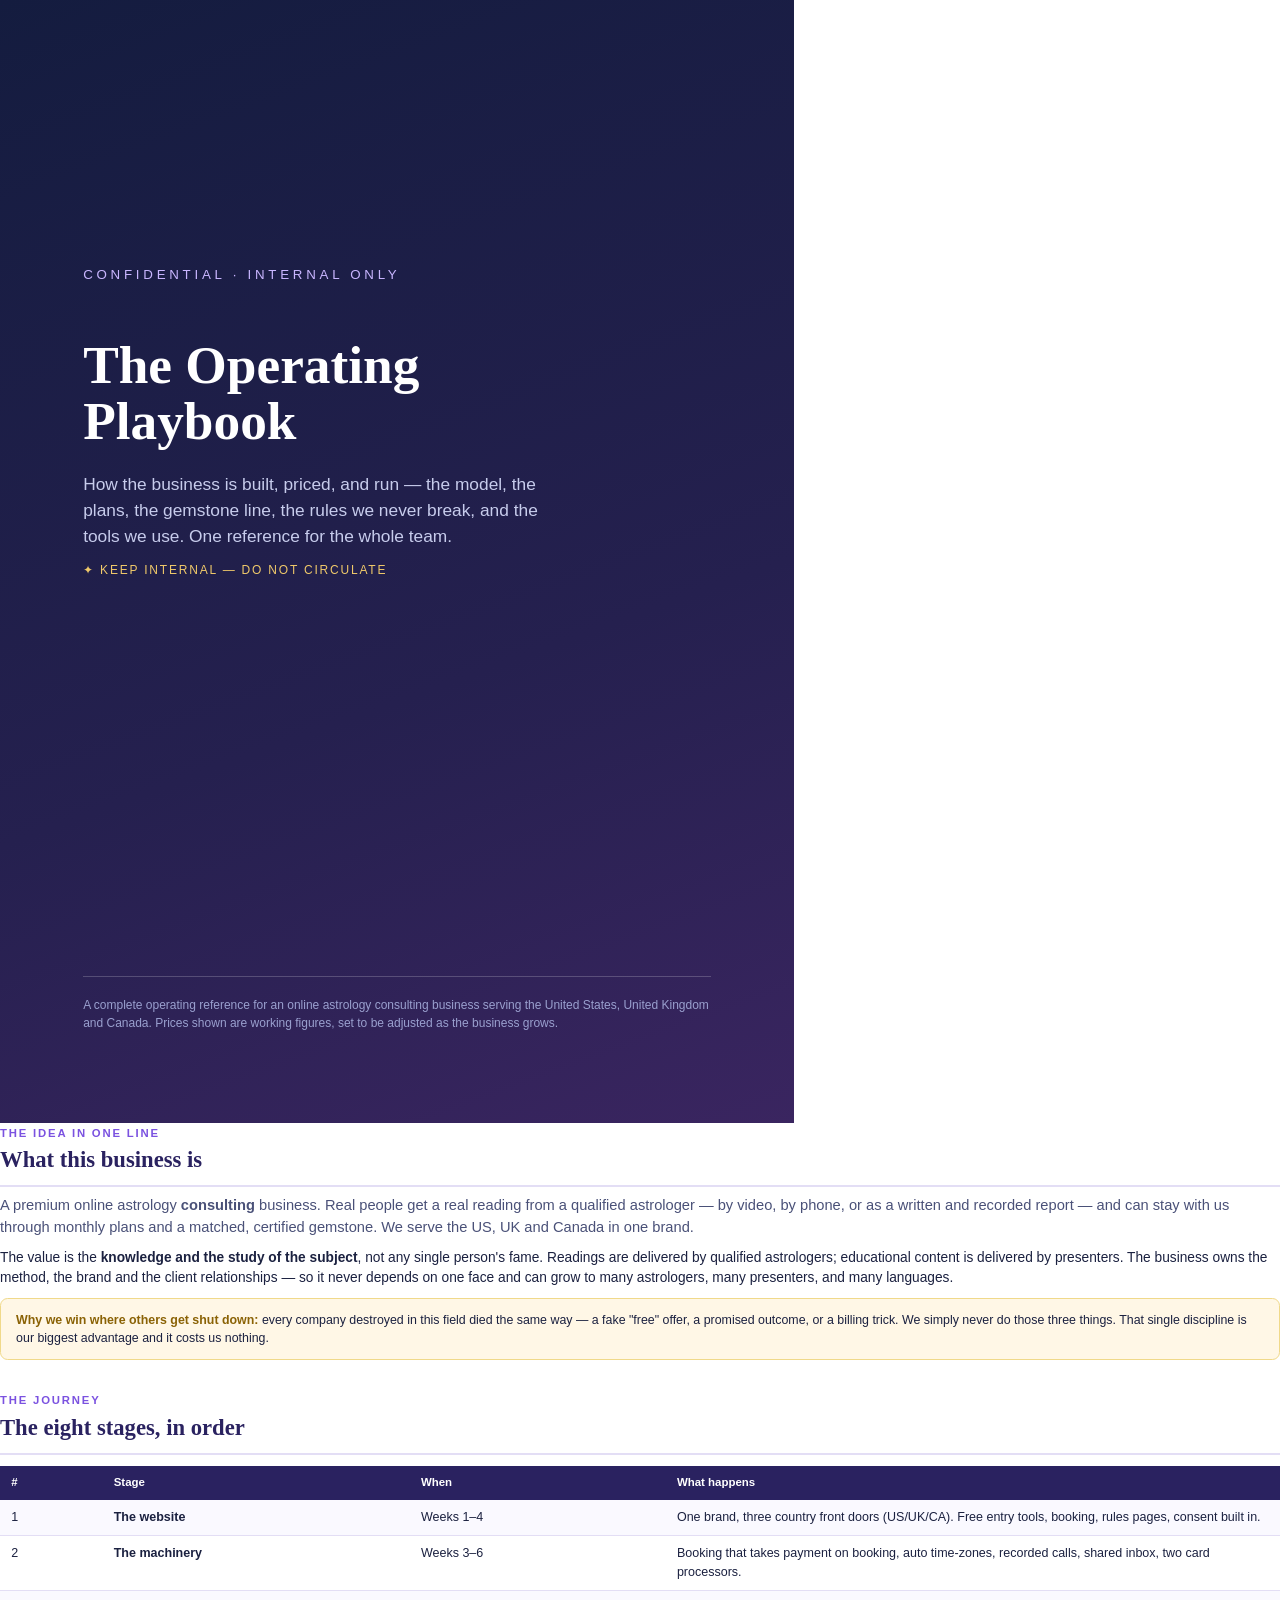
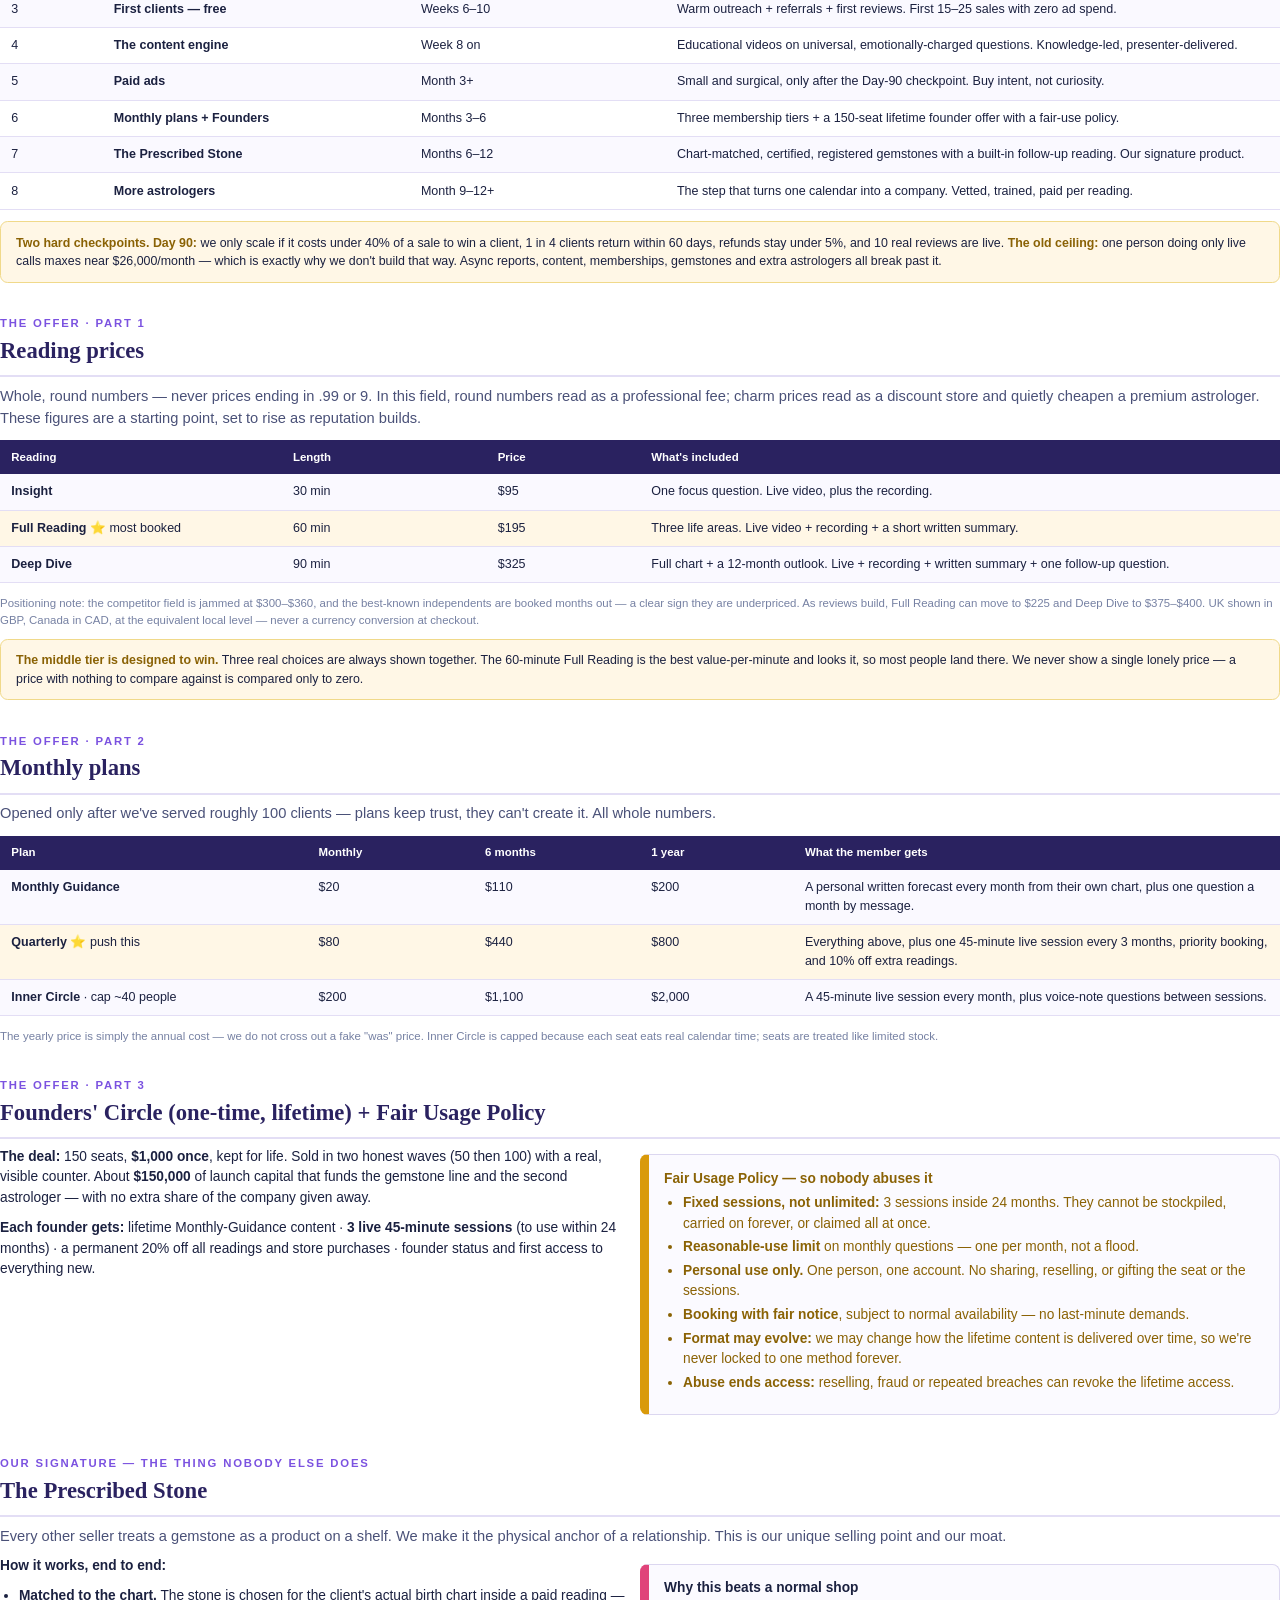
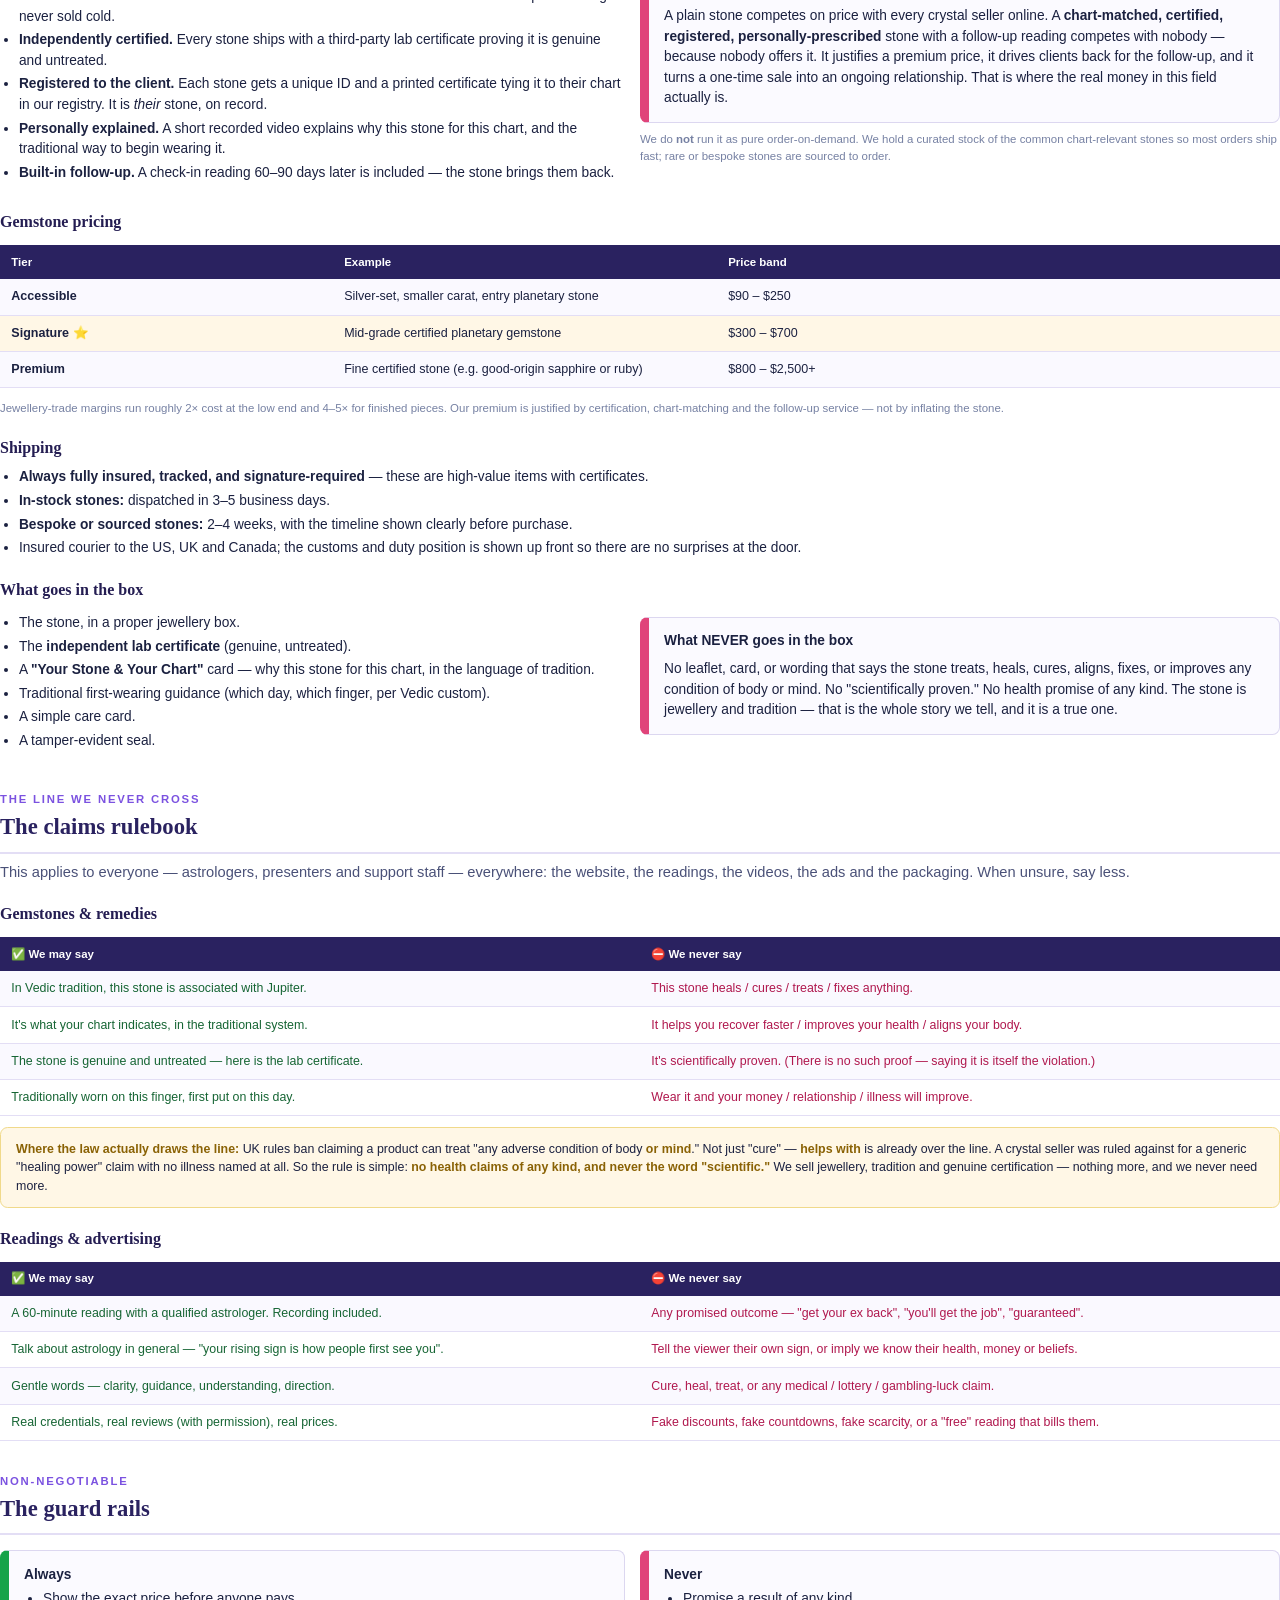
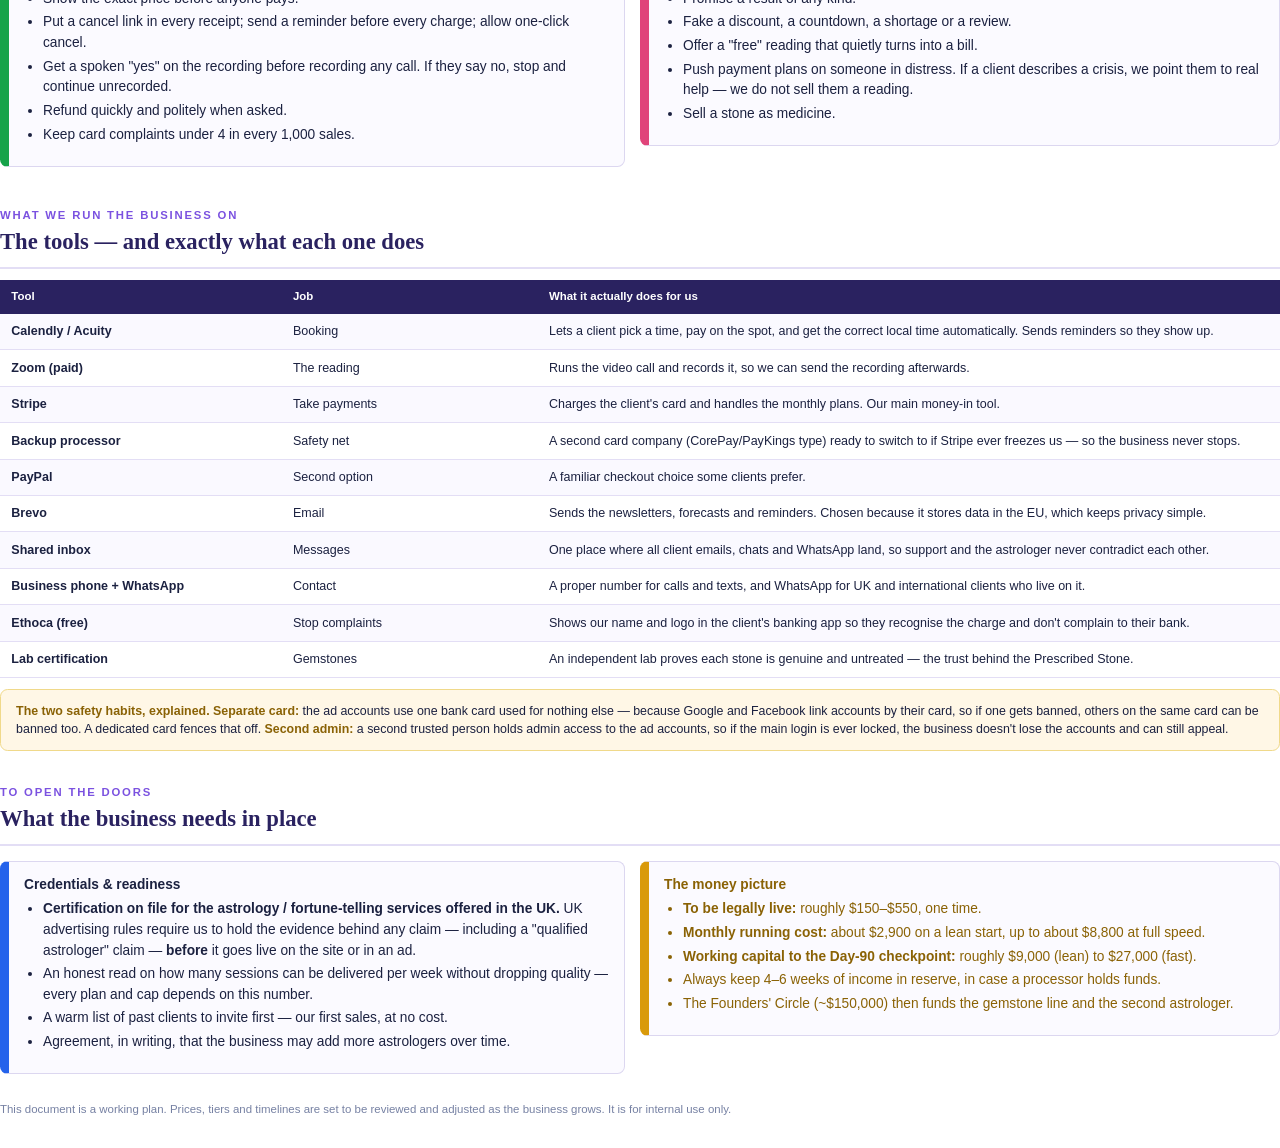
<file: assets/playbook-src.html>
<!doctype html><html lang="en"><head><meta charset="utf-8">
<style>
@page{ size:A4; margin:16mm 15mm 18mm 15mm; }
@page:first{ margin:0; }
*{box-sizing:border-box}
html{-webkit-print-color-adjust:exact;print-color-adjust:exact}
body{font-family:'Helvetica Neue',Arial,sans-serif;color:#1b2140;line-height:1.5;font-size:10.3pt;margin:0}
h1,h2,h3{font-family:Georgia,'Times New Roman',serif}
.cover{height:297mm;width:210mm;background:linear-gradient(160deg,#141c3f,#25204f 60%,#3a2560);color:#fff;
  margin:0;padding:70mm 22mm 0;page-break-after:always;position:relative}
.cover .k{font-size:10pt;letter-spacing:.28em;text-transform:uppercase;color:#c9b6ff;font-family:Arial}
.cover h1{font-size:40pt;line-height:1.05;margin:14mm 0 6mm;font-weight:700}
.cover p{font-size:13pt;color:#c7ccec;max-width:130mm}
.cover .foot{position:absolute;bottom:24mm;left:22mm;right:22mm;font-size:9pt;color:#9aa0cf;
  border-top:1px solid rgba(255,255,255,.2);padding-top:5mm;font-family:Arial}
.cover .seal{font-size:9pt;color:#f0c96a;letter-spacing:.15em;text-transform:uppercase;margin-top:3mm}
h2{font-size:17pt;color:#2a2260;margin:0 0 2mm;padding-bottom:2mm;border-bottom:2px solid #e3def5}
.sec{page-break-inside:avoid;margin:0 0 8mm}
.ey{font-size:8.5pt;letter-spacing:.16em;text-transform:uppercase;color:#7b52e0;font-family:Arial;font-weight:700}
h3{font-size:12pt;margin:5mm 0 2mm;color:#241d52}
p{margin:0 0 2.5mm}
.lead{color:#4a5178;font-size:11pt}
table{width:100%;border-collapse:collapse;margin:3mm 0;font-size:9.4pt}
th{background:#2a2260;color:#fff;text-align:left;padding:2.2mm 3mm;font-family:Arial;font-weight:700;font-size:8.6pt}
td{padding:2.2mm 3mm;border-bottom:.4pt solid #e3def5;vertical-align:top}
tr:nth-child(even) td{background:#faf9ff}
.mid td{background:#fff7e6 !important}
.tag{display:inline-block;font-size:7.5pt;font-weight:700;padding:.6mm 2mm;border-radius:2mm;font-family:Arial}
.green{background:#e4f7ec;color:#166534}.red{background:#fdeaf1;color:#b0184e}.gold{background:#fdf3dd;color:#8a6205}.blue{background:#e6efff;color:#1e40af}
ul{margin:1mm 0 2mm;padding-left:5mm}li{margin:.8mm 0}
.card{border:.5pt solid #dcd7f0;border-radius:2mm;padding:3.5mm 4mm;margin:2mm 0;background:#fbfaff;page-break-inside:avoid}
.card.g{border-left:2.5mm solid #16a34a}.card.r{border-left:2.5mm solid #e0447a}.card.gold{border-left:2.5mm solid #d99a0b}.card.b{border-left:2.5mm solid #2563eb}
.two{display:table;width:100%}.two>div{display:table-cell;width:50%;vertical-align:top}.two>div:first-child{padding-right:4mm}
.rule{font-size:9.3pt}.rule b{color:#241d52}
.do{color:#166534}.dont{color:#b0184e}
.note{background:#fff7e6;border:.5pt solid #f0d98a;border-radius:2mm;padding:3mm 4mm;font-size:9.3pt;margin:2.5mm 0}
.note b{color:#8a6205}
.pagebreak{page-break-before:always}
.mini{font-size:8.6pt;color:#7681a3}
footer{position:fixed;bottom:6mm;left:0;right:0;text-align:center;font-size:7.5pt;color:#9aa0cf;font-family:Arial}
</style></head><body>

<div class="cover">
  <div class="k">Confidential · Internal Only</div>
  <h1>The Operating<br>Playbook</h1>
  <p>How the business is built, priced, and run — the model, the plans, the gemstone line, the rules we never break, and the tools we use. One reference for the whole team.</p>
  <div class="seal">✦ Keep internal — do not circulate</div>
  <div class="foot">A complete operating reference for an online astrology consulting business serving the United States, United Kingdom and Canada. Prices shown are working figures, set to be adjusted as the business grows.</div>
</div>

<div class="sec">
<span class="ey">The idea in one line</span>
<h2>What this business is</h2>
<p class="lead">A premium online astrology <b>consulting</b> business. Real people get a real reading from a qualified astrologer — by video, by phone, or as a written and recorded report — and can stay with us through monthly plans and a matched, certified gemstone. We serve the US, UK and Canada in one brand.</p>
<p>The value is the <b>knowledge and the study of the subject</b>, not any single person's fame. Readings are delivered by qualified astrologers; educational content is delivered by presenters. The business owns the method, the brand and the client relationships — so it never depends on one face and can grow to many astrologers, many presenters, and many languages.</p>
<div class="note"><b>Why we win where others get shut down:</b> every company destroyed in this field died the same way — a fake "free" offer, a promised outcome, or a billing trick. We simply never do those three things. That single discipline is our biggest advantage and it costs us nothing.</div>
</div>

<div class="sec">
<span class="ey">The journey</span>
<h2>The eight stages, in order</h2>
<table>
<tr><th style="width:8%">#</th><th style="width:24%">Stage</th><th style="width:20%">When</th><th>What happens</th></tr>
<tr><td>1</td><td><b>The website</b></td><td>Weeks 1–4</td><td>One brand, three country front doors (US/UK/CA). Free entry tools, booking, rules pages, consent built in.</td></tr>
<tr><td>2</td><td><b>The machinery</b></td><td>Weeks 3–6</td><td>Booking that takes payment on booking, auto time-zones, recorded calls, shared inbox, two card processors.</td></tr>
<tr><td>3</td><td><b>First clients — free</b></td><td>Weeks 6–10</td><td>Warm outreach + referrals + first reviews. First 15–25 sales with zero ad spend.</td></tr>
<tr><td>4</td><td><b>The content engine</b></td><td>Week 8 on</td><td>Educational videos on universal, emotionally-charged questions. Knowledge-led, presenter-delivered.</td></tr>
<tr><td>5</td><td><b>Paid ads</b></td><td>Month 3+</td><td>Small and surgical, only after the Day-90 checkpoint. Buy intent, not curiosity.</td></tr>
<tr><td>6</td><td><b>Monthly plans + Founders</b></td><td>Months 3–6</td><td>Three membership tiers + a 150-seat lifetime founder offer with a fair-use policy.</td></tr>
<tr><td>7</td><td><b>The Prescribed Stone</b></td><td>Months 6–12</td><td>Chart-matched, certified, registered gemstones with a built-in follow-up reading. Our signature product.</td></tr>
<tr><td>8</td><td><b>More astrologers</b></td><td>Month 9–12+</td><td>The step that turns one calendar into a company. Vetted, trained, paid per reading.</td></tr>
</table>
<div class="note"><b>Two hard checkpoints.</b> <b>Day 90:</b> we only scale if it costs under 40% of a sale to win a client, 1 in 4 clients return within 60 days, refunds stay under 5%, and 10 real reviews are live. <b>The old ceiling:</b> one person doing only live calls maxes near $26,000/month — which is exactly why we don't build that way. Async reports, content, memberships, gemstones and extra astrologers all break past it.</div>
</div>

<div class="sec pagebreak">
<span class="ey">The offer · part 1</span>
<h2>Reading prices</h2>
<p class="lead">Whole, round numbers — never prices ending in .99 or 9. In this field, round numbers read as a professional fee; charm prices read as a discount store and quietly cheapen a premium astrologer. These figures are a starting point, set to rise as reputation builds.</p>
<table>
<tr><th style="width:22%">Reading</th><th style="width:16%">Length</th><th style="width:12%">Price</th><th>What's included</th></tr>
<tr><td><b>Insight</b></td><td>30 min</td><td>$95</td><td>One focus question. Live video, plus the recording.</td></tr>
<tr class="mid"><td><b>Full Reading</b> ⭐ most booked</td><td>60 min</td><td>$195</td><td>Three life areas. Live video + recording + a short written summary.</td></tr>
<tr><td><b>Deep Dive</b></td><td>90 min</td><td>$325</td><td>Full chart + a 12-month outlook. Live + recording + written summary + one follow-up question.</td></tr>
</table>
<p class="mini">Positioning note: the competitor field is jammed at $300–$360, and the best-known independents are booked months out — a clear sign they are underpriced. As reviews build, Full Reading can move to $225 and Deep Dive to $375–$400. UK shown in GBP, Canada in CAD, at the equivalent local level — never a currency conversion at checkout.</p>
<div class="note"><b>The middle tier is designed to win.</b> Three real choices are always shown together. The 60-minute Full Reading is the best value-per-minute and looks it, so most people land there. We never show a single lonely price — a price with nothing to compare against is compared only to zero.</div>
</div>

<div class="sec">
<span class="ey">The offer · part 2</span>
<h2>Monthly plans</h2>
<p class="lead">Opened only after we've served roughly 100 clients — plans keep trust, they can't create it. All whole numbers.</p>
<table>
<tr><th style="width:24%">Plan</th><th style="width:13%">Monthly</th><th style="width:13%">6 months</th><th style="width:12%">1 year</th><th>What the member gets</th></tr>
<tr><td><b>Monthly Guidance</b></td><td>$20</td><td>$110</td><td>$200</td><td>A personal written forecast every month from their own chart, plus one question a month by message.</td></tr>
<tr class="mid"><td><b>Quarterly</b> ⭐ push this</td><td>$80</td><td>$440</td><td>$800</td><td>Everything above, plus one 45-minute live session every 3 months, priority booking, and 10% off extra readings.</td></tr>
<tr><td><b>Inner Circle</b> · cap ~40 people</td><td>$200</td><td>$1,100</td><td>$2,000</td><td>A 45-minute live session every month, plus voice-note questions between sessions.</td></tr>
</table>
<p class="mini">The yearly price is simply the annual cost — we do not cross out a fake "was" price. Inner Circle is capped because each seat eats real calendar time; seats are treated like limited stock.</p>
</div>

<div class="sec">
<span class="ey">The offer · part 3</span>
<h2>Founders' Circle (one-time, lifetime) + Fair Usage Policy</h2>
<div class="two"><div>
<p><b>The deal:</b> 150 seats, <b>$1,000 once</b>, kept for life. Sold in two honest waves (50 then 100) with a real, visible counter. About <b>$150,000</b> of launch capital that funds the gemstone line and the second astrologer — with no extra share of the company given away.</p>
<p><b>Each founder gets:</b> lifetime Monthly-Guidance content · <b>3 live 45-minute sessions</b> (to use within 24 months) · a permanent 20% off all readings and store purchases · founder status and first access to everything new.</p>
</div><div>
<div class="card gold">
<b>Fair Usage Policy — so nobody abuses it</b>
<ul>
<li><b>Fixed sessions, not unlimited:</b> 3 sessions inside 24 months. They cannot be stockpiled, carried on forever, or claimed all at once.</li>
<li><b>Reasonable-use limit</b> on monthly questions — one per month, not a flood.</li>
<li><b>Personal use only.</b> One person, one account. No sharing, reselling, or gifting the seat or the sessions.</li>
<li><b>Booking with fair notice</b>, subject to normal availability — no last-minute demands.</li>
<li><b>Format may evolve:</b> we may change how the lifetime content is delivered over time, so we're never locked to one method forever.</li>
<li><b>Abuse ends access:</b> reselling, fraud or repeated breaches can revoke the lifetime access.</li>
</ul>
</div>
</div></div>
</div>

<div class="sec pagebreak">
<span class="ey">Our signature — the thing nobody else does</span>
<h2>The Prescribed Stone</h2>
<p class="lead">Every other seller treats a gemstone as a product on a shelf. We make it the physical anchor of a relationship. This is our unique selling point and our moat.</p>
<div class="two"><div>
<p><b>How it works, end to end:</b></p>
<ul>
<li><b>Matched to the chart.</b> The stone is chosen for the client's actual birth chart inside a paid reading — never sold cold.</li>
<li><b>Independently certified.</b> Every stone ships with a third-party lab certificate proving it is genuine and untreated.</li>
<li><b>Registered to the client.</b> Each stone gets a unique ID and a printed certificate tying it to their chart in our registry. It is <i>their</i> stone, on record.</li>
<li><b>Personally explained.</b> A short recorded video explains why this stone for this chart, and the traditional way to begin wearing it.</li>
<li><b>Built-in follow-up.</b> A check-in reading 60–90 days later is included — the stone brings them back.</li>
</ul>
</div><div>
<div class="card r">
<b>Why this beats a normal shop</b>
<p style="margin:2mm 0 0">A plain stone competes on price with every crystal seller online. A <b>chart-matched, certified, registered, personally-prescribed</b> stone with a follow-up reading competes with nobody — because nobody offers it. It justifies a premium price, it drives clients back for the follow-up, and it turns a one-time sale into an ongoing relationship. That is where the real money in this field actually is.</p>
</div>
<p class="mini">We do <b>not</b> run it as pure order-on-demand. We hold a curated stock of the common chart-relevant stones so most orders ship fast; rare or bespoke stones are sourced to order.</p>
</div></div>

<h3>Gemstone pricing</h3>
<table>
<tr><th style="width:26%">Tier</th><th style="width:30%">Example</th><th>Price band</th></tr>
<tr><td><b>Accessible</b></td><td>Silver-set, smaller carat, entry planetary stone</td><td>$90 – $250</td></tr>
<tr class="mid"><td><b>Signature</b> ⭐</td><td>Mid-grade certified planetary gemstone</td><td>$300 – $700</td></tr>
<tr><td><b>Premium</b></td><td>Fine certified stone (e.g. good-origin sapphire or ruby)</td><td>$800 – $2,500+</td></tr>
</table>
<p class="mini">Jewellery-trade margins run roughly 2× cost at the low end and 4–5× for finished pieces. Our premium is justified by certification, chart-matching and the follow-up service — not by inflating the stone.</p>

<h3>Shipping</h3>
<ul>
<li><b>Always fully insured, tracked, and signature-required</b> — these are high-value items with certificates.</li>
<li><b>In-stock stones:</b> dispatched in 3–5 business days.</li>
<li><b>Bespoke or sourced stones:</b> 2–4 weeks, with the timeline shown clearly before purchase.</li>
<li>Insured courier to the US, UK and Canada; the customs and duty position is shown up front so there are no surprises at the door.</li>
</ul>

<h3>What goes in the box</h3>
<div class="two"><div>
<ul>
<li>The stone, in a proper jewellery box.</li>
<li>The <b>independent lab certificate</b> (genuine, untreated).</li>
<li>A <b>"Your Stone &amp; Your Chart"</b> card — why this stone for this chart, in the language of tradition.</li>
<li>Traditional first-wearing guidance (which day, which finger, per Vedic custom).</li>
<li>A simple care card.</li>
<li>A tamper-evident seal.</li>
</ul>
</div><div>
<div class="card r">
<b>What NEVER goes in the box</b>
<p style="margin:2mm 0 0">No leaflet, card, or wording that says the stone treats, heals, cures, aligns, fixes, or improves any condition of body or mind. No "scientifically proven." No health promise of any kind. The stone is jewellery and tradition — that is the whole story we tell, and it is a true one.</p>
</div>
</div></div>
</div>

<div class="sec pagebreak">
<span class="ey">The line we never cross</span>
<h2>The claims rulebook</h2>
<p class="lead">This applies to everyone — astrologers, presenters and support staff — everywhere: the website, the readings, the videos, the ads and the packaging. When unsure, say less.</p>

<h3>Gemstones &amp; remedies</h3>
<table>
<tr><th style="width:50%">✅ We may say</th><th style="width:50%">⛔ We never say</th></tr>
<tr><td class="rule"><span class="do">In Vedic tradition, this stone is associated with Jupiter.</span></td><td class="rule"><span class="dont">This stone heals / cures / treats / fixes anything.</span></td></tr>
<tr><td class="rule"><span class="do">It's what your chart indicates, in the traditional system.</span></td><td class="rule"><span class="dont">It helps you recover faster / improves your health / aligns your body.</span></td></tr>
<tr><td class="rule"><span class="do">The stone is genuine and untreated — here is the lab certificate.</span></td><td class="rule"><span class="dont">It's scientifically proven. (There is no such proof — saying it is itself the violation.)</span></td></tr>
<tr><td class="rule"><span class="do">Traditionally worn on this finger, first put on this day.</span></td><td class="rule"><span class="dont">Wear it and your money / relationship / illness will improve.</span></td></tr>
</table>
<div class="note"><b>Where the law actually draws the line:</b> UK rules ban claiming a product can treat "any adverse condition of body <b>or mind</b>." Not just "cure" — <b>helps with</b> is already over the line. A crystal seller was ruled against for a generic "healing power" claim with no illness named at all. So the rule is simple: <b>no health claims of any kind, and never the word "scientific."</b> We sell jewellery, tradition and genuine certification — nothing more, and we never need more.</div>

<h3>Readings &amp; advertising</h3>
<table>
<tr><th style="width:50%">✅ We may say</th><th style="width:50%">⛔ We never say</th></tr>
<tr><td class="rule"><span class="do">A 60-minute reading with a qualified astrologer. Recording included.</span></td><td class="rule"><span class="dont">Any promised outcome — "get your ex back", "you'll get the job", "guaranteed".</span></td></tr>
<tr><td class="rule"><span class="do">Talk about astrology in general — "your rising sign is how people first see you".</span></td><td class="rule"><span class="dont">Tell the viewer their own sign, or imply we know their health, money or beliefs.</span></td></tr>
<tr><td class="rule"><span class="do">Gentle words — clarity, guidance, understanding, direction.</span></td><td class="rule"><span class="dont">Cure, heal, treat, or any medical / lottery / gambling-luck claim.</span></td></tr>
<tr><td class="rule"><span class="do">Real credentials, real reviews (with permission), real prices.</span></td><td class="rule"><span class="dont">Fake discounts, fake countdowns, fake scarcity, or a "free" reading that bills them.</span></td></tr>
</table>
</div>

<div class="sec">
<span class="ey">Non-negotiable</span>
<h2>The guard rails</h2>
<div class="two"><div>
<div class="card g">
<b>Always</b>
<ul>
<li>Show the exact price before anyone pays.</li>
<li>Put a cancel link in every receipt; send a reminder before every charge; allow one-click cancel.</li>
<li>Get a spoken "yes" on the recording before recording any call. If they say no, stop and continue unrecorded.</li>
<li>Refund quickly and politely when asked.</li>
<li>Keep card complaints under 4 in every 1,000 sales.</li>
</ul>
</div>
</div><div>
<div class="card r">
<b>Never</b>
<ul>
<li>Promise a result of any kind.</li>
<li>Fake a discount, a countdown, a shortage or a review.</li>
<li>Offer a "free" reading that quietly turns into a bill.</li>
<li>Push payment plans on someone in distress. If a client describes a crisis, we point them to real help — we do not sell them a reading.</li>
<li>Sell a stone as medicine.</li>
</ul>
</div>
</div></div>
</div>

<div class="sec pagebreak">
<span class="ey">What we run the business on</span>
<h2>The tools — and exactly what each one does</h2>
<table>
<tr><th style="width:22%">Tool</th><th style="width:20%">Job</th><th>What it actually does for us</th></tr>
<tr><td><b>Calendly / Acuity</b></td><td>Booking</td><td>Lets a client pick a time, pay on the spot, and get the correct local time automatically. Sends reminders so they show up.</td></tr>
<tr><td><b>Zoom (paid)</b></td><td>The reading</td><td>Runs the video call and records it, so we can send the recording afterwards.</td></tr>
<tr><td><b>Stripe</b></td><td>Take payments</td><td>Charges the client's card and handles the monthly plans. Our main money-in tool.</td></tr>
<tr><td><b>Backup processor</b></td><td>Safety net</td><td>A second card company (CorePay/PayKings type) ready to switch to if Stripe ever freezes us — so the business never stops.</td></tr>
<tr><td><b>PayPal</b></td><td>Second option</td><td>A familiar checkout choice some clients prefer.</td></tr>
<tr><td><b>Brevo</b></td><td>Email</td><td>Sends the newsletters, forecasts and reminders. Chosen because it stores data in the EU, which keeps privacy simple.</td></tr>
<tr><td><b>Shared inbox</b></td><td>Messages</td><td>One place where all client emails, chats and WhatsApp land, so support and the astrologer never contradict each other.</td></tr>
<tr><td><b>Business phone + WhatsApp</b></td><td>Contact</td><td>A proper number for calls and texts, and WhatsApp for UK and international clients who live on it.</td></tr>
<tr><td><b>Ethoca (free)</b></td><td>Stop complaints</td><td>Shows our name and logo in the client's banking app so they recognise the charge and don't complain to their bank.</td></tr>
<tr><td><b>Lab certification</b></td><td>Gemstones</td><td>An independent lab proves each stone is genuine and untreated — the trust behind the Prescribed Stone.</td></tr>
</table>
<div class="note"><b>The two safety habits, explained.</b> <b>Separate card:</b> the ad accounts use one bank card used for nothing else — because Google and Facebook link accounts by their card, so if one gets banned, others on the same card can be banned too. A dedicated card fences that off. <b>Second admin:</b> a second trusted person holds admin access to the ad accounts, so if the main login is ever locked, the business doesn't lose the accounts and can still appeal.</div>
</div>

<div class="sec">
<span class="ey">To open the doors</span>
<h2>What the business needs in place</h2>
<div class="two"><div>
<div class="card b">
<b>Credentials &amp; readiness</b>
<ul>
<li><b>Certification on file for the astrology / fortune-telling services offered in the UK.</b> UK advertising rules require us to hold the evidence behind any claim — including a "qualified astrologer" claim — <b>before</b> it goes live on the site or in an ad.</li>
<li>An honest read on how many sessions can be delivered per week without dropping quality — every plan and cap depends on this number.</li>
<li>A warm list of past clients to invite first — our first sales, at no cost.</li>
<li>Agreement, in writing, that the business may add more astrologers over time.</li>
</ul>
</div>
</div><div>
<div class="card gold">
<b>The money picture</b>
<ul>
<li><b>To be legally live:</b> roughly $150–$550, one time.</li>
<li><b>Monthly running cost:</b> about $2,900 on a lean start, up to about $8,800 at full speed.</li>
<li><b>Working capital to the Day-90 checkpoint:</b> roughly $9,000 (lean) to $27,000 (fast).</li>
<li>Always keep 4–6 weeks of income in reserve, in case a processor holds funds.</li>
<li>The Founders' Circle (~$150,000) then funds the gemstone line and the second astrologer.</li>
</ul>
</div>
</div></div>
<p class="mini" style="margin-top:5mm">This document is a working plan. Prices, tiers and timelines are set to be reviewed and adjusted as the business grows. It is for internal use only.</p>
</div>

</body></html>
</file>
<file: assets/style.css>
/* ===== Astro-Global — business diligence workspace ===== */
:root{
  --bg:#0b0d16; --bg2:#0f1220; --panel:#141828; --panel2:#191e33;
  --line:#242b45; --line2:#333d63;
  --ink:#e9ecf6; --muted:#9aa4c0; --faint:#6b7492;
  --gold:#f0c05a; --gold-d:#d4a133;
  --leaf:#5bd07a; --leaf-d:#37a85a;
  --chili:#ff5f6b; --berry:#b48cff; --sky:#5ab0ff;
  --radius:14px; --radius-sm:9px;
  --mono:'SF Mono',ui-monospace,'Cascadia Code','JetBrains Mono',Menlo,Consolas,monospace;
  --sans:'Inter',system-ui,-apple-system,'Segoe UI',Roboto,sans-serif;
}
*{box-sizing:border-box}
html{scroll-behavior:smooth}
body{
  margin:0;background:radial-gradient(1200px 600px at 80% -10%,#1a1f38 0,var(--bg) 55%) fixed,var(--bg);
  color:var(--ink);font-family:var(--sans);line-height:1.62;font-size:16px;
  -webkit-font-smoothing:antialiased;
}
.wrap{max-width:1100px;margin:0 auto;padding:0 22px}
a{color:var(--gold);text-decoration:none}
a:hover{text-decoration:underline}

/* hero */
.hero{padding:46px 0 26px;border-bottom:1px solid var(--line);
  background:linear-gradient(180deg,rgba(240,192,90,.06),transparent)}
.kicker{display:inline-flex;align-items:center;gap:8px;font-size:12.5px;font-weight:600;
  letter-spacing:.14em;text-transform:uppercase;color:var(--gold);
  background:rgba(240,192,90,.10);border:1px solid rgba(240,192,90,.25);
  padding:5px 12px;border-radius:999px}
h1{font-size:clamp(28px,4.3vw,44px);line-height:1.1;margin:16px 0 10px;letter-spacing:-.02em;font-weight:800}
.lede{color:var(--muted);font-size:18px;max-width:760px;margin:0}
.crumbs{font-size:13px;color:var(--faint);margin-bottom:18px}
.crumbs a{color:var(--muted)}
.pill-row{display:flex;gap:10px;flex-wrap:wrap;margin-top:20px}
.btn{display:inline-block;background:var(--gold);color:#14161f;font-weight:700;font-size:14.5px;
  padding:10px 18px;border-radius:10px;border:1px solid var(--gold-d)}
.btn:hover{text-decoration:none;filter:brightness(1.07)}
.btn.ghost{background:transparent;color:var(--gold);border:1px solid rgba(240,192,90,.4)}

/* layout */
section{padding:30px 0;border-bottom:1px solid var(--line)}
h2{font-size:24px;margin:0 0 6px;letter-spacing:-.01em;display:flex;align-items:center;gap:10px}
h2 .dot{width:9px;height:9px;border-radius:3px;background:var(--gold);display:inline-block}
h3{font-size:17px;margin:22px 0 8px;color:var(--ink)}
.sub{color:var(--muted);margin:.2em 0 1.1em;max-width:820px}
.grid{display:grid;gap:14px}
.g2{grid-template-columns:repeat(2,1fr)} .g3{grid-template-columns:repeat(3,1fr)} .g4{grid-template-columns:repeat(4,1fr)}
@media(max-width:760px){.g2,.g3,.g4{grid-template-columns:1fr}}
@media(min-width:761px) and (max-width:980px){.g4{grid-template-columns:repeat(2,1fr)}}

/* TOC */
.toc{position:sticky;top:0;z-index:20;background:rgba(11,13,22,.82);backdrop-filter:blur(10px);
  border-bottom:1px solid var(--line);padding:11px 0}
.toc .wrap{display:flex;gap:7px;flex-wrap:wrap;align-items:center}
.toc a{font-size:13px;color:var(--muted);padding:5px 11px;border-radius:999px;border:1px solid transparent}
.toc a:hover{color:var(--ink);background:var(--panel);text-decoration:none;border-color:var(--line2)}
.toc a.on{color:var(--ink);background:var(--panel);border-color:var(--line2)}
.toc .brand{font-weight:800;color:var(--ink);margin-right:6px}
.toc .brand span{color:var(--gold)}

/* cards / panels */
.card{background:var(--panel);border:1px solid var(--line);border-radius:var(--radius);padding:18px}
.card h3{margin-top:0}
.stat{background:var(--panel);border:1px solid var(--line);border-radius:var(--radius);padding:16px 18px}
.stat .n{font-size:26px;font-weight:800;letter-spacing:-.01em}
.stat .l{font-size:12.5px;color:var(--muted);text-transform:uppercase;letter-spacing:.06em}
.stat.mar .n{color:var(--gold)} .stat.leaf .n{color:var(--leaf)} .stat.sky .n{color:var(--sky)} .stat.berry .n{color:var(--berry)} .stat.chili .n{color:var(--chili)}

/* tables */
.tbl-wrap{overflow-x:auto;border:1px solid var(--line);border-radius:var(--radius)}
table{border-collapse:collapse;width:100%;font-size:14px;min-width:560px}
th,td{padding:10px 13px;text-align:left;border-bottom:1px solid var(--line)}
th{background:var(--panel2);color:var(--muted);font-weight:600;font-size:12px;text-transform:uppercase;letter-spacing:.05em;position:sticky;top:0}
tr:last-child td{border-bottom:none}
tbody tr:hover{background:rgba(255,255,255,.02)}
td.num{font-variant-numeric:tabular-nums;font-family:var(--mono);white-space:nowrap}
.rank{color:var(--faint);font-family:var(--mono)}
.badge{display:inline-block;font-size:11px;font-weight:600;padding:2px 8px;border-radius:999px;border:1px solid var(--line2);color:var(--muted)}
.badge.hot{color:var(--chili);border-color:rgba(255,95,107,.4);background:rgba(255,95,107,.08)}
.badge.win{color:var(--leaf);border-color:rgba(91,208,122,.4);background:rgba(91,208,122,.08)}
.badge.gold{color:var(--gold);border-color:rgba(240,192,90,.4);background:rgba(240,192,90,.08)}
.badge.sky{color:var(--sky);border-color:rgba(90,176,255,.4);background:rgba(90,176,255,.08)}

/* lists */
ul.clean{padding-left:0;list-style:none;margin:0}
ul.clean li{padding:7px 0 7px 26px;position:relative;border-bottom:1px solid var(--line)}
ul.clean li:before{content:"";position:absolute;left:4px;top:15px;width:7px;height:7px;border-radius:2px;background:var(--leaf)}
ul.clean li:last-child{border-bottom:none}
ul.clean.risk li:before{background:var(--chili)}
.k{color:var(--gold);font-weight:600}

/* callout notes */
.note{background:var(--panel2);border:1px solid var(--line2);border-left:3px solid var(--gold);border-radius:10px;padding:14px 16px;margin:12px 0;font-size:14px;color:var(--muted)}
.note b{color:var(--ink)}
.note.red{border-left-color:var(--chili)}
.note.green{border-left-color:var(--leaf)}
.note.blue{border-left-color:var(--sky)}

/* source refs */
.src{font-size:12px;color:var(--faint)}
.src a{color:var(--faint);text-decoration:underline;text-decoration-color:var(--line2)}
.src a:hover{color:var(--muted)}

/* footer */
footer{padding:26px 0 46px;color:var(--faint);font-size:13px}
footer a{color:var(--muted)}

/* page-to-page nav */
.pagenav{display:flex;justify-content:space-between;gap:12px;padding:22px 0}
.pagenav a{background:var(--panel);border:1px solid var(--line);border-radius:10px;padding:10px 16px;font-size:14px;color:var(--ink)}
.pagenav a:hover{border-color:var(--gold);text-decoration:none}
</file>
<file: assets/launch.css>
/* ===== Astro-Global — Launch Roadmap · "Celestial Almanac" theme ===== */
@import url('https://fonts.googleapis.com/css2?family=Fraunces:opsz,wght@9..144,400;9..144,600;9..144,700;9..144,900&family=Inter:wght@400;500;600;700&family=JetBrains+Mono:wght@400;600&display=swap');

:root{
  --paper:#faf5ec; --paper2:#f3ebdd; --paper3:#ede2cf;
  --ink:#2b2318; --ink2:#584a38; --ink3:#8a7962;
  --rule:#ddcfb8; --rule2:#c9b795;
  --terra:#c0553b; --terra-d:#9c422c;
  --plum:#6b3f6e; --brass:#b0862c; --sage:#5c7d58; --sky:#3d6b8e;
  --radius:16px; --radius-sm:10px;
  --serif:'Fraunces',Georgia,'Times New Roman',serif;
  --sans:'Inter',system-ui,-apple-system,'Segoe UI',sans-serif;
  --mono:'JetBrains Mono',ui-monospace,Menlo,monospace;
  --shadow:0 1px 2px rgba(43,35,24,.05),0 8px 24px -12px rgba(43,35,24,.18);
}
*{box-sizing:border-box}
html{scroll-behavior:smooth}
body{
  margin:0;
  background:
    radial-gradient(900px 500px at 15% -5%,rgba(176,134,44,.10),transparent 60%),
    radial-gradient(700px 400px at 95% 5%,rgba(107,63,110,.08),transparent 60%),
    var(--paper);
  color:var(--ink);font-family:var(--sans);line-height:1.68;font-size:16.5px;
  -webkit-font-smoothing:antialiased;
}
.wrap{max-width:1080px;margin:0 auto;padding:0 24px}
a{color:var(--terra);text-decoration:none;border-bottom:1px solid rgba(192,85,59,.3)}
a:hover{border-bottom-color:var(--terra)}

/* ---------- top bar ---------- */
.bar{position:sticky;top:0;z-index:30;background:rgba(250,245,236,.88);backdrop-filter:blur(12px);
  border-bottom:1px solid var(--rule);padding:12px 0}
.bar .wrap{display:flex;gap:8px;flex-wrap:wrap;align-items:center}
.bar .brand{font-family:var(--serif);font-weight:900;font-size:18px;color:var(--ink);margin-right:10px;border:none;letter-spacing:-.01em}
.bar .brand em{font-style:normal;color:var(--terra)}
.bar a.nv{font-size:13px;color:var(--ink2);padding:5px 11px;border-radius:999px;border:1px solid transparent}
.bar a.nv:hover{background:var(--paper3);border-color:var(--rule2)}
.bar a.nv.on{background:var(--ink);color:var(--paper);border-color:var(--ink)}
.bar .spacer{flex:1}

/* ---------- hero ---------- */
.hero{padding:64px 0 44px;position:relative;overflow:hidden}
.hero:after{content:"";position:absolute;right:-60px;top:-40px;width:340px;height:340px;
  background:radial-gradient(circle at 50% 50%,rgba(176,134,44,.16),transparent 65%);border-radius:50%}
.eyebrow{display:inline-flex;align-items:center;gap:9px;font-size:12px;font-weight:600;
  letter-spacing:.2em;text-transform:uppercase;color:var(--terra);
  border:1px solid rgba(192,85,59,.32);background:rgba(192,85,59,.06);
  padding:6px 14px;border-radius:999px}
h1{font-family:var(--serif);font-size:clamp(34px,5.6vw,60px);line-height:1.04;
  margin:20px 0 14px;letter-spacing:-.025em;font-weight:900;max-width:16ch}
h1 em{font-style:italic;color:var(--terra);font-weight:700}
.lede{font-size:19px;color:var(--ink2);max-width:660px;margin:0}
.hero-meta{display:flex;gap:26px;flex-wrap:wrap;margin-top:28px;padding-top:22px;border-top:1px solid var(--rule)}
.hero-meta div{font-size:13.5px;color:var(--ink3)}
.hero-meta b{display:block;font-family:var(--serif);font-size:22px;font-weight:700;color:var(--ink);letter-spacing:-.01em}

/* ---------- sections ---------- */
section{padding:44px 0;border-top:1px solid var(--rule)}
h2{font-family:var(--serif);font-size:31px;font-weight:800;letter-spacing:-.02em;margin:0 0 8px;line-height:1.15}
h3{font-family:var(--serif);font-size:20px;font-weight:700;margin:26px 0 8px;letter-spacing:-.01em}
.sub{color:var(--ink2);margin:.2em 0 1.4em;max-width:760px;font-size:16.5px}
.grid{display:grid;gap:16px}
.g2{grid-template-columns:repeat(2,1fr)}.g3{grid-template-columns:repeat(3,1fr)}.g4{grid-template-columns:repeat(4,1fr)}
@media(max-width:820px){.g2,.g3,.g4{grid-template-columns:1fr}}

/* ---------- summary cards ---------- */
.finding{background:#fff;border:1px solid var(--rule);border-radius:var(--radius);
  padding:20px 22px;box-shadow:var(--shadow);position:relative;overflow:hidden}
.finding:before{content:"";position:absolute;left:0;top:0;bottom:0;width:4px;background:var(--terra)}
.finding.plum:before{background:var(--plum)} .finding.sage:before{background:var(--sage)}
.finding.brass:before{background:var(--brass)} .finding.sky:before{background:var(--sky)}
.finding h3{margin:0 0 6px;font-size:18px}
.finding p{margin:0;color:var(--ink2);font-size:15px}
.finding .big{font-family:var(--serif);font-size:30px;font-weight:900;letter-spacing:-.02em;display:block;margin-bottom:2px}

/* ---------- timeline ---------- */
.tl{position:relative;padding-left:0}
.phase{position:relative;padding:0 0 8px 0;margin-bottom:34px}
.phase-head{display:flex;gap:16px;align-items:flex-start;margin-bottom:16px}
.pnum{flex:none;width:56px;height:56px;border-radius:16px;background:var(--ink);color:var(--paper);
  display:grid;place-items:center;font-family:var(--serif);font-weight:900;font-size:22px;
  box-shadow:var(--shadow)}
.phase.p1 .pnum{background:var(--terra)} .phase.p2 .pnum{background:var(--brass)}
.phase.p3 .pnum{background:var(--sage)} .phase.p4 .pnum{background:var(--sky)}
.phase.p5 .pnum{background:var(--plum)} .phase.p6 .pnum{background:var(--ink)}
.phase-head h2{margin:0}
.when{font-size:12.5px;font-weight:600;letter-spacing:.13em;text-transform:uppercase;color:var(--ink3);margin-top:4px;display:block}
.phase-body{border-left:2px dashed var(--rule2);margin-left:27px;padding-left:29px}

/* ---------- step cards ---------- */
.step{background:#fff;border:1px solid var(--rule);border-radius:var(--radius);
  padding:18px 20px;margin-bottom:14px;box-shadow:var(--shadow)}
.step > h3{margin:0 0 4px;font-size:18px;display:flex;align-items:baseline;gap:9px;flex-wrap:wrap}
.step > h3 .tag{font-family:var(--sans);font-size:10.5px;font-weight:700;letter-spacing:.1em;text-transform:uppercase;
  padding:3px 8px;border-radius:6px;background:var(--paper3);color:var(--ink2);border:1px solid var(--rule2)}
.tag.must{background:rgba(192,85,59,.1);color:var(--terra-d);border-color:rgba(192,85,59,.3)}
.tag.money{background:rgba(176,134,44,.12);color:#8a6716;border-color:rgba(176,134,44,.35)}
.tag.legal{background:rgba(107,63,110,.1);color:var(--plum);border-color:rgba(107,63,110,.3)}
.tag.me{background:rgba(92,125,88,.12);color:#456341;border-color:rgba(92,125,88,.35)}
.tag.you{background:rgba(61,107,142,.1);color:var(--sky);border-color:rgba(61,107,142,.32)}
.step .why{color:var(--ink3);font-size:14px;margin:0 0 12px;font-style:italic}

/* checklists */
ul.do{list-style:none;padding:0;margin:0}
ul.do li{position:relative;padding:7px 0 7px 30px;border-bottom:1px dashed var(--rule);font-size:15px;color:var(--ink2)}
ul.do li:last-child{border-bottom:none}
ul.do li:before{content:"";position:absolute;left:0;top:12px;width:15px;height:15px;border-radius:4px;
  border:1.5px solid var(--rule2);background:#fff}
ul.do li:after{content:"";position:absolute;left:4.5px;top:15.5px;width:6px;height:3px;
  border-left:2px solid var(--sage);border-bottom:2px solid var(--sage);transform:rotate(-45deg);opacity:0}
ul.do li:hover:after{opacity:.35}
ul.do li b,ul.do li strong{color:var(--ink)}
ul.do li code{font-family:var(--mono);font-size:12.5px;background:var(--paper2);padding:1px 6px;border-radius:5px;
  border:1px solid var(--rule);color:var(--ink)}

/* ---------- tables ---------- */
.tbl{overflow-x:auto;border:1px solid var(--rule);border-radius:var(--radius);background:#fff;box-shadow:var(--shadow);margin:14px 0}
table{border-collapse:collapse;width:100%;font-size:14.5px;min-width:540px}
th,td{padding:11px 14px;text-align:left;border-bottom:1px solid var(--rule)}
th{background:var(--paper2);font-weight:700;font-size:11.5px;letter-spacing:.09em;text-transform:uppercase;color:var(--ink2)}
tr:last-child td{border-bottom:none}
tbody tr:hover{background:var(--paper)}
td.n{font-family:var(--mono);font-size:13.5px;white-space:nowrap}
tfoot td{background:var(--paper2);font-weight:700;color:var(--ink)}

/* ---------- notes ---------- */
.note{border-radius:var(--radius-sm);padding:15px 18px;margin:14px 0;font-size:15px;
  background:var(--paper2);border:1px solid var(--rule);border-left:4px solid var(--brass);color:var(--ink2)}
.note b{color:var(--ink)}
.note.stop{border-left-color:var(--terra);background:rgba(192,85,59,.05)}
.note.go{border-left-color:var(--sage);background:rgba(92,125,88,.06)}
.note.think{border-left-color:var(--plum);background:rgba(107,63,110,.05)}

/* gate banner */
.gate{background:var(--ink);color:var(--paper);border-radius:var(--radius);padding:20px 24px;margin:18px 0;box-shadow:var(--shadow)}
.gate h3{color:#fff;margin:0 0 8px;font-size:19px}
.gate ul{margin:0;padding-left:20px;color:#e6dcc9;font-size:15px}
.gate ul li{padding:3px 0}
.gate .k{color:var(--brass);font-weight:600}

footer{padding:40px 0 60px;color:var(--ink3);font-size:13.5px;border-top:1px solid var(--rule);margin-top:20px}
footer a{color:var(--ink2)}
.pagenav{display:flex;justify-content:space-between;gap:12px;padding:26px 0}
.pagenav a{background:#fff;border:1px solid var(--rule);border-radius:12px;padding:11px 18px;font-size:14.5px;
  color:var(--ink);box-shadow:var(--shadow)}
.pagenav a:hover{border-color:var(--terra)}
</file>
